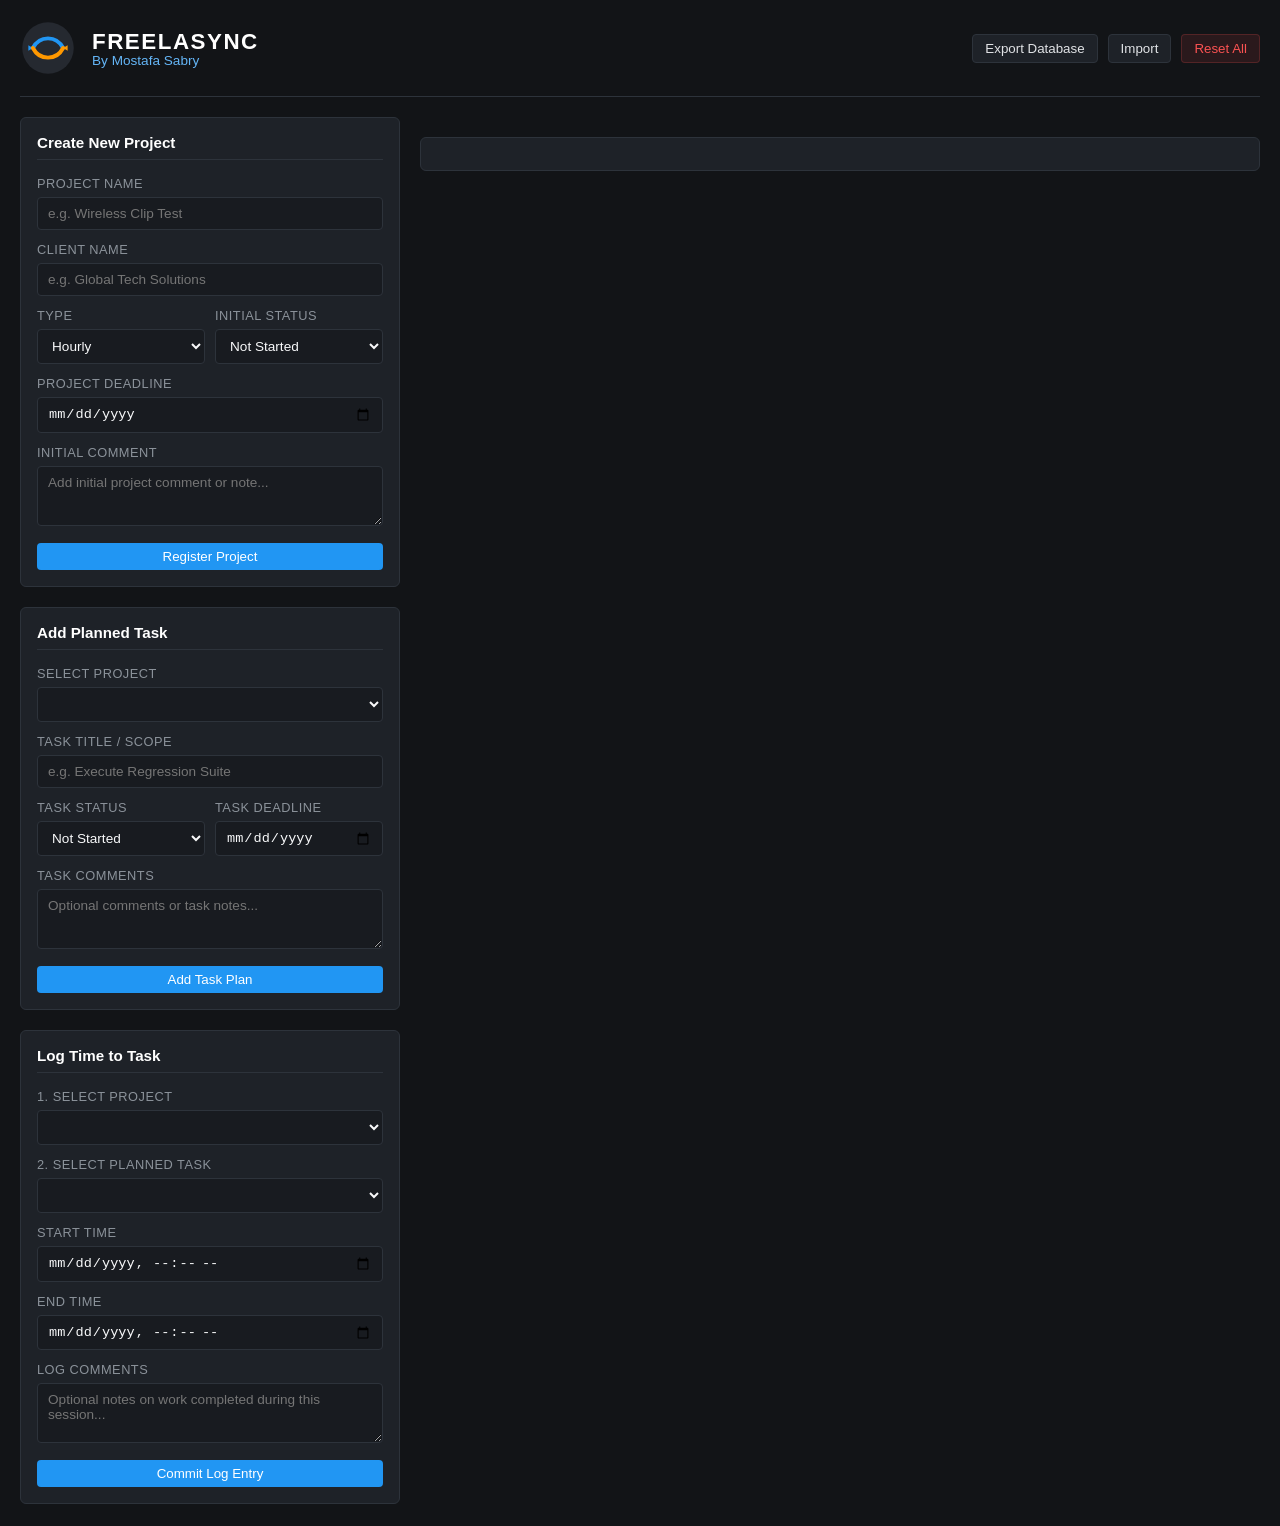
<file: Main Project - Dashboard Tool/FREELASYNC - V1.0.html>
<!DOCTYPE html>
<html lang="en">
<head>
    <meta charset="UTF-8">
    <meta name="viewport" content="width=device-width, initial-scale=1.0">
    <title>FREELASYNC | Managment Tool - Mostafa Sabry</title>
    <style>
        :root {
            --primary: #121417;
            --secondary: #1e2228;
            --accent: #2196f3;
            --accent-hover: #1976d2;
            --text-main: #e1e3e6;
            --text-muted: #8b929a;
            --border: #2d333b;
            --success: #00e676;
            --warning: #ff9800;
            --danger: #fa5252;
            --logo-blue: #2196f3;
            --logo-orange: #ff9800;
        }

        * { margin: 0; padding: 0; box-sizing: border-box; }
        body { font-family: -apple-system, BlinkMacSystemFont, "Segoe UI", Roboto, Helvetica, Arial, sans-serif; background-color: var(--primary); color: var(--text-main); font-size: 14px; display: flex; flex-direction: column; min-height: 100vh; padding: 20px; }

        button { cursor: pointer; border: none; border-radius: 4px; padding: 6px 12px; font-weight: 500; transition: background 0.2s, color 0.2s, opacity 0.2s; }
        button:hover { opacity: 0.9; }

        header { display: flex; align-items: center; justify-content: space-between; padding: 0 0 20px 0; border-bottom: 1px solid var(--border); margin-bottom: 20px; gap: 20px;}

        .brand-container { display: flex; align-items: center; gap: 16px; min-width: 0;}
        .brand-logo-svg { width: 56px; height: 56px; flex-shrink: 0; }
        .app-title-group { display: flex; flex-direction: column;}
        .app-name { font-size: 1.4rem; font-weight: 800; color: #ffffff; text-transform: uppercase; letter-spacing: 1.5px; }
        .creator-tag { font-size: 0.85rem; color: #64b5f6; font-weight: 500; margin-top: -2px; }

        .global-actions { display: flex; gap: 10px; flex-shrink: 0;}
        .btn-header { background: var(--secondary); color: var(--text-main); border: 1px solid var(--border); }
        .btn-header:hover { background: var(--accent); color: white; border-color: transparent;}
        .btn-primary { background-color: var(--accent); color: white; }
        .btn-primary:hover { background-color: var(--accent-hover); }
        .btn-secondary { background-color: var(--border); color: white; }
        .btn-danger { background: rgba(250, 82, 82, 0.1); color: #fa5252; border: 1px solid rgba(250, 82, 82, 0.2);}
        .btn-danger:hover { background: #fa5252; color: white; }
        .btn-sm { padding: 3px 8px; font-size: 0.75rem; }

        main { flex-grow: 1; display: grid; grid-template-columns: minmax(320px, 380px) 1fr; gap: 20px; }
        @media (max-width: 992px) { main { grid-template-columns: 1fr; } }

        .form-section, .dashboard-section { display: flex; flex-direction: column; gap: 20px; }

        .panel { background-color: var(--secondary); border: 1px solid var(--border); border-radius: 6px; padding: 16px; display: flex; flex-direction: column; width: 100%; box-sizing: border-box;}
        .panel-header { display: flex; justify-content: space-between; align-items: center; margin-bottom: 16px; padding-bottom: 8px; border-bottom: 1px solid var(--border); font-size: 0.95rem; font-weight: 600; color: #fff; }

        .form-group { display: flex; flex-direction: column; gap: 6px; margin-bottom: 12px; width: 100%; min-width: 0; }
        .form-row { display: grid; grid-template-columns: 1fr 1fr; gap: 10px; width: 100%; }
        label { color: var(--text-muted); font-size: 0.8rem; text-transform: uppercase; letter-spacing: 0.5px; }
        input, select, textarea { background-color: rgba(0, 0, 0, 0.2); border: 1px solid var(--border); color: #f8f9fa; border-radius: 4px; padding: 8px 10px; font-size: 0.85rem; width: 100%; box-sizing: border-box; }
        textarea { resize: vertical; min-height: 60px; font-family: inherit; }
        input:focus, select:focus, textarea:focus { outline: 1px solid var(--accent); border-color: transparent;}

        .summary-stats { display: grid; grid-template-columns: repeat(3, 1fr); gap: 12px;}
        @media (max-width: 600px) { .summary-stats { grid-template-columns: 1fr; } }
        .stat-card { background: rgba(0, 0, 0, 0.15); border: 1px solid var(--border); border-radius: 4px; padding: 12px; display: flex; flex-direction: column; gap: 4px;}
        .stat-label { font-size: 0.7rem; color: var(--text-muted); text-transform: uppercase; }
        .stat-value { font-size: 1.1rem; font-weight: 700; color: #fff; }

        .project-list { display: flex; flex-direction: column; gap: 10px; margin-top: 5px;}
        .empty-state { text-align: center; color: var(--text-muted); padding: 30px 0; border: 2px dashed var(--border); border-radius: 6px;}

        /* CLICKABLE PORTFOLIO ROW CARD */
        .proj-row-card { border-radius: 6px; border: 1px solid var(--border); background-color: rgba(0, 0, 0, 0.15); padding: 14px 18px; display: flex; justify-content: space-between; align-items: center; cursor: pointer; transition: all 0.2s ease; gap: 15px;}
        .proj-row-card:hover { background-color: rgba(33, 150, 243, 0.08); border-color: var(--accent); transform: translateX(2px); }
        .proj-row-card.type-hourly { border-left: 4px solid var(--logo-blue); }
        .proj-row-card.type-fixed { border-left: 4px solid var(--logo-orange); }
        .proj-row-card.type-retainer { border-left: 4px solid #ab47bc; }
        .proj-row-card.type-value { border-left: 4px solid var(--success); }

        .proj-info-group { display: flex; flex-direction: column; gap: 4px; flex-grow: 1; min-width: 0; }
        .proj-row-title { font-size: 1.05rem; font-weight: 700; color: #fff; white-space: nowrap; overflow: hidden; text-overflow: ellipsis; }
        .proj-row-sub { font-size: 0.8rem; color: var(--text-muted); display: flex; align-items: center; gap: 10px; flex-wrap: wrap; }

        .proj-row-meta { display: flex; align-items: center; gap: 12px; flex-shrink: 0; }

        /* DETAIL VIEW STYLING */
        .detail-view-container { display: flex; flex-direction: column; gap: 20px; }
        .detail-top-nav { display: flex; justify-content: space-between; align-items: center; }

        /* STATUS & DEADLINE BADGES */
        .badge { font-size: 0.65rem; padding: 3px 8px; border-radius: 3px; text-transform: uppercase; font-weight: 700; display: inline-block; white-space: nowrap; }
        .st-not-started { background: rgba(139, 146, 154, 0.2); color: #8b929a; }
        .st-in-progress { background: rgba(33, 150, 243, 0.2); color: #2196f3; }
        .st-blocked { background: rgba(250, 82, 82, 0.2); color: #fa5252; }
        .st-cancelled { background: rgba(108, 117, 125, 0.2); color: #6c757d; }
        .st-reviewing { background: rgba(255, 152, 0, 0.2); color: #ff9800; }
        .st-delivered, .st-done { background: rgba(0, 230, 118, 0.2); color: #00e676; }
        .st-on-hold { background: rgba(238, 90, 36, 0.2); color: #ee5a24; }

        .deadline-badge { font-size: 0.7rem; padding: 3px 8px; border-radius: 3px; font-weight: 600; display: inline-flex; align-items: center; gap: 4px; }
        .deadline-badge.normal { background: rgba(33, 150, 243, 0.15); color: #64b5f6; border: 1px solid rgba(33, 150, 243, 0.3); }
        .deadline-badge.today { background: rgba(255, 152, 0, 0.2); color: #ffb74d; border: 1px solid rgba(255, 152, 0, 0.4); }
        .deadline-badge.delayed { background: rgba(250, 82, 82, 0.2); color: #ff6b6b; border: 1px solid rgba(250, 82, 82, 0.4); }
        .deadline-badge.done { background: rgba(0, 230, 118, 0.15); color: #57d9a3; border: 1px solid rgba(0, 230, 118, 0.3); }

        .task-list { display: flex; flex-direction: column; gap: 10px; background: rgba(0,0,0,0.2); border: 1px solid var(--border); border-radius: 4px; padding: 12px; }
        .task-list-title { font-size: 0.8rem; font-weight: 700; text-transform: uppercase; color: var(--text-muted); border-bottom: 1px solid var(--border); padding-bottom: 6px; display: flex; justify-content: space-between; align-items: center;}
        
        .task-item { background: var(--secondary); border: 1px solid var(--border); border-radius: 4px; padding: 10px; display: flex; flex-direction: column; gap: 8px; }
        .task-header { display: flex; justify-content: space-between; align-items: center; flex-wrap: wrap; gap: 8px;}
        .task-title { font-weight: 600; color: #fff; font-size: 0.9rem; display: flex; align-items: center; gap: 8px; flex-wrap: wrap; }
        .task-ctrls { display: flex; gap: 6px; }
        .task-comment { font-size: 0.8rem; color: var(--text-muted); background: rgba(0,0,0,0.15); padding: 4px 8px; border-radius: 3px; font-style: italic; }

        /* PROJECT COMMENTS HISTORY TIMELINE */
        .comment-history-panel { background: rgba(0, 0, 0, 0.15); border: 1px solid var(--border); border-radius: 4px; padding: 12px; display: flex; flex-direction: column; gap: 10px; }
        .comment-history-title { font-size: 0.8rem; font-weight: 700; text-transform: uppercase; color: var(--text-muted); border-bottom: 1px solid var(--border); padding-bottom: 6px; display: flex; justify-content: space-between; align-items: center; }
        .comment-history-list { display: flex; flex-direction: column; gap: 8px; max-height: 200px; overflow-y: auto; }
        .comment-item { background: var(--secondary); border: 1px solid var(--border); border-radius: 4px; padding: 8px 10px; display: flex; flex-direction: column; gap: 3px; font-size: 0.85rem; }
        .comment-time { font-size: 0.7rem; color: var(--text-muted); font-weight: 600; }
        .comment-text { color: var(--text-main); white-space: pre-wrap; word-break: break-word; }

        .log-entries { display: flex; flex-direction: column; gap: 6px; padding-left: 10px; border-left: 2px solid var(--border); margin-top: 4px; }
        .log-row { display: flex; justify-content: space-between; align-items: center; background: rgba(0,0,0,0.15); padding: 6px 8px; border-radius: 3px; font-size: 0.85rem; flex-wrap: wrap; gap: 6px; }
        .log-info { display: flex; flex-direction: column; gap: 2px; }
        .log-comment { font-size: 0.75rem; color: var(--text-muted); font-style: italic; }
        .log-time { color: var(--text-muted); font-size: 0.75rem; }

        .proj-metrics { display: flex; justify-content: space-around; background: rgba(0,0,0,0.2); border-radius: 4px; padding: 12px; border: 1px solid var(--border);}
        .metric { text-align: center; }
        .metric-label { font-size: 0.65rem; color: var(--text-muted); text-transform: uppercase; }
        .metric-value { font-size: 1rem; font-weight: 600; }

        /* MODAL */
        .modal-overlay { position: fixed; top: 0; left: 0; width: 100vw; height: 100vh; background: rgba(0,0,0,0.7); display: flex; justify-content: center; align-items: center; z-index: 2000; visibility: hidden; opacity: 0; transition: all 0.2s; }
        .modal-overlay.active { visibility: visible; opacity: 1; }
        .modal { background: var(--secondary); border: 1px solid var(--border); border-radius: 6px; width: 480px; max-width: 90vw; padding: 20px; display: flex; flex-direction: column; gap: 15px; }
        .modal-title { font-size: 1.1rem; font-weight: 700; color: #fff; }

        #notification_pane { position: fixed; bottom: 20px; right: 20px; max-width: 300px; display: flex; flex-direction: column; gap: 10px; z-index: 3000; }
        .notify-toast { background: var(--secondary); color: white; padding: 10px 15px; border-radius: 4px; border: 1px solid var(--border); box-shadow: 0 4px 6px rgba(0,0,0,0.3); animation: slideIn 0.3s, fadeOut 0.3s 2.7s; border-left: 4px solid;}
        .notify-toast.error { border-left-color: #fa5252;}
        .notify-toast.success { border-left-color: var(--accent);}
        @keyframes slideIn { from { transform: translateX(100%); } to { transform: translateX(0); } }
        @keyframes fadeOut { from { opacity: 1; } to { opacity: 0; } }
    </style>
</head>
<body>

<header>
    <div class="brand-container">
        <svg class="brand-logo-svg" viewBox="0 0 100 100" fill="none" xmlns="http://www.w3.org/2000/svg">
            <circle cx="50" cy="50" r="46" fill="#252930"/>
            <path d="M 23 50 C 35 27, 65 27, 77 50" stroke="#2196F3" stroke-width="7" stroke-linecap="round" fill="none"/>
            <path d="M 23 50 L 15 45 L 15 55 Z" fill="#2196F3"/>
            <path d="M 23 50 C 35 73, 65 73, 77 50" stroke="#FF9800" stroke-width="7" stroke-linecap="round" fill="none"/>
            <path d="M 77 50 L 85 45 L 85 55 Z" fill="#FF9800"/>
        </svg>
        <div class="app-title-group">
            <div class="app-name">FREELASYNC</div>
            <div class="creator-tag">By Mostafa Sabry</div>
        </div>
    </div>
    <div class="global-actions">
        <button class="btn-header" onclick="App.state.exportData()">Export Database</button>
        <button class="btn-header" onclick="document.getElementById('importFile').click()">Import</button>
        <button class="btn-danger" onclick="App.state.resetDatabase()">Reset All</button>
        <input type="file" id="importFile" style="display:none" onchange="App.state.importData(event)">
    </div>
</header>

<main>
    <div class="form-section">
        <div class="panel">
            <div class="panel-header">Create New Project</div>
            <form id="projectForm" onsubmit="App.handlers.createProject(event)">
                <div class="form-group">
                    <label for="pName">Project Name</label>
                    <input type="text" id="pName" placeholder="e.g. Wireless Clip Test" required maxlength="100">
                </div>
                <div class="form-group">
                    <label for="pClient">Client Name</label>
                    <input type="text" id="pClient" placeholder="e.g. Global Tech Solutions" required maxlength="100">
                </div>
                <div class="form-row">
                    <div class="form-group">
                        <label for="pType">Type</label>
                        <select id="pType" required>
                            <option value="Hourly">Hourly</option>
                            <option value="Fixed fee">Fixed fee</option>
                            <option value="Retainer">Retainer</option>
                            <option value="Value-based">Value-based</option>
                        </select>
                    </div>
                    <div class="form-group">
                        <label for="pStatus">Initial Status</label>
                        <select id="pStatus" required>
                            <option value="Not Started">Not Started</option>
                            <option value="In Progress">In Progress</option>
                            <option value="Blocked">Blocked</option>
                            <option value="Cancelled">Cancelled</option>
                            <option value="Reviewing">Reviewing</option>
                            <option value="Delivered">Delivered</option>
                            <option value="On Hold">On Hold</option>
                        </select>
                    </div>
                </div>
                <div class="form-group">
                    <label for="pDeadline">Project Deadline</label>
                    <input type="date" id="pDeadline">
                </div>
                <div class="form-group">
                    <label for="pComment">Initial Comment</label>
                    <textarea id="pComment" placeholder="Add initial project comment or note..."></textarea>
                </div>
                <button type="submit" class="btn-primary" style="width: 100%; margin-top: 5px;">Register Project</button>
            </form>
        </div>

        <div class="panel">
            <div class="panel-header">Add Planned Task</div>
            <form id="taskForm" onsubmit="App.handlers.createTask(event)">
                <div class="form-group">
                    <label for="tProjectSelect">Select Project</label>
                    <select id="tProjectSelect" required></select>
                </div>
                <div class="form-group">
                    <label for="tTitle">Task Title / Scope</label>
                    <input type="text" id="tTitle" placeholder="e.g. Execute Regression Suite" required maxlength="150">
                </div>
                <div class="form-row">
                    <div class="form-group">
                        <label for="tStatus">Task Status</label>
                        <select id="tStatus" required>
                            <option value="Not Started">Not Started</option>
                            <option value="In Progress">In Progress</option>
                            <option value="Blocked">Blocked</option>
                            <option value="Cancelled">Cancelled</option>
                            <option value="Done">Done</option>
                            <option value="On Hold">On Hold</option>
                        </select>
                    </div>
                    <div class="form-group">
                        <label for="tDeadline">Task Deadline</label>
                        <input type="date" id="tDeadline">
                    </div>
                </div>
                <div class="form-group">
                    <label for="tComment">Task Comments</label>
                    <textarea id="tComment" placeholder="Optional comments or task notes..."></textarea>
                </div>
                <button type="submit" class="btn-primary" style="width: 100%; margin-top: 5px;">Add Task Plan</button>
            </form>
        </div>

        <div class="panel">
            <div class="panel-header">Log Time to Task</div>
            <form id="logForm" onsubmit="App.handlers.logTime(event)">
                <div class="form-group">
                    <label for="lProjectSelect">1. Select Project</label>
                    <select id="lProjectSelect" onchange="App.state.handleLogProjectFilterChange(this.value)" required></select>
                </div>
                <div class="form-group">
                    <label for="lTaskSelect">2. Select Planned Task</label>
                    <select id="lTaskSelect" required></select>
                </div>
                <div class="form-group">
                    <label for="lStart">Start Time</label>
                    <input type="datetime-local" id="lStart" required>
                </div>
                <div class="form-group">
                    <label for="lEnd">End Time</label>
                    <input type="datetime-local" id="lEnd" required>
                </div>
                <div class="form-group">
                    <label for="lComment">Log Comments</label>
                    <textarea id="lComment" placeholder="Optional notes on work completed during this session..."></textarea>
                </div>
                <button type="submit" class="btn-primary" style="width: 100%; margin-top: 5px;">Commit Log Entry</button>
            </form>
        </div>
    </div>

    <div class="dashboard-section">
        <div class="summary-stats" id="dashboard_summary"></div>

        <div class="panel" id="main_content_panel">
            </div>
    </div>
</main>

<div class="modal-overlay" id="editModal">
    <div class="modal">
        <div class="modal-title" id="modalTitle">Edit Item</div>
        <div id="modalBody"></div>
        <div style="display:flex; justify-content: flex-end; gap: 8px;">
            <button class="btn-secondary" onclick="App.ui.closeModal()">Cancel</button>
            <button class="btn-primary" id="modalSaveBtn">Save Changes</button>
        </div>
    </div>
</div>

<div id="notification_pane"></div>

<script>
"use strict";

const App = (() => {
    const DB_KEY = "freelasync_msry_db_v10";

    let _db = {
        config: { creator: "Mostafa Sabry", app: "FREELASYNC" },
        metadata: { createdCount: 0, taskCount: 0, logCount: 0, commentCount: 0 },
        projects: []
    };

    let _activeProjectId = null;

    const PROJECT_TYPES = ["Hourly", "Fixed fee", "Retainer", "Value-based"];
    const PROJECT_STATUSES = ["Not Started", "In Progress", "Blocked", "Cancelled", "Reviewing", "Delivered", "On Hold"];
    const TASK_STATUSES = ["Not Started", "In Progress", "Blocked", "Cancelled", "Done", "On Hold"];

    const ui = {
        dom: {
            projectForm: document.getElementById('projectForm'),
            taskForm: document.getElementById('taskForm'),
            logForm: document.getElementById('logForm'),
            tProjectSelect: document.getElementById('tProjectSelect'),
            lProjectSelect: document.getElementById('lProjectSelect'),
            lTaskSelect: document.getElementById('lTaskSelect'),
            summary: document.getElementById('dashboard_summary'),
            mainContentPanel: document.getElementById('main_content_panel'),
            notifyPane: document.getElementById('notification_pane'),
            editModal: document.getElementById('editModal'),
            modalTitle: document.getElementById('modalTitle'),
            modalBody: document.getElementById('modalBody'),
            modalSaveBtn: document.getElementById('modalSaveBtn')
        },

        showNotify: (message, type = 'success') => {
            const toast = document.createElement('div');
            toast.className = `notify-toast ${type}`;
            toast.innerText = message;
            ui.dom.notifyPane.appendChild(toast);
            setTimeout(() => toast.remove(), 3000);
        },

        openModal: (title, bodyHtml, onSave) => {
            ui.dom.modalTitle.innerText = title;
            ui.dom.modalBody.innerHTML = bodyHtml;
            ui.dom.modalSaveBtn.onclick = onSave;
            ui.dom.editModal.classList.add('active');
        },

        closeModal: () => {
            ui.dom.editModal.classList.remove('active');
        },

        getStatusClass: (statusStr) => {
            const slug = (statusStr || 'not-started').toLowerCase().replace(/\s+/g, '-');
            return `st-${slug}`;
        },

        getTypeClass: (typeStr) => {
            switch(typeStr) {
                case 'Fixed fee': return 'type-fixed';
                case 'Retainer': return 'type-retainer';
                case 'Value-based': return 'type-value';
                case 'Hourly':
                default: return 'type-hourly';
            }
        },

        calcHours: (start, end) => {
            const ms = new Date(end) - new Date(start);
            return parseFloat((ms / (1000 * 60 * 60)).toFixed(2));
        },

        validateLog: (start, end) => {
            const startTime = new Date(start);
            const endTime = new Date(end);
            if (isNaN(startTime.getTime()) || isNaN(endTime.getTime())) return {ok: false, msg: "Invalid dates."};
            if (endTime <= startTime) return {ok: false, msg: "End time must be after start time."};
            return {ok: true};
        },

        /* DEADLINE CALCULATION & BADGE RENDERER */
        getDeadlineBadgeHtml: (deadlineStr, status = '') => {
            if (!deadlineStr) return '';

            const isCompleted = ['Delivered', 'Done'].includes(status);
            const today = new Date();
            today.setHours(0, 0, 0, 0);

            const target = new Date(deadlineStr);
            target.setHours(0, 0, 0, 0);

            const diffTime = target.getTime() - today.getTime();
            const diffDays = Math.ceil(diffTime / (1000 * 60 * 60 * 24));

            if (isCompleted) {
                return `<span class="deadline-badge done">✔ Target Met (${deadlineStr})</span>`;
            }

            if (diffDays < 0) {
                const overdue = Math.abs(diffDays);
                return `<span class="deadline-badge delayed">⚠️ Delayed by ${overdue} day${overdue > 1 ? 's' : ''} (${deadlineStr})</span>`;
            } else if (diffDays === 0) {
                return `<span class="deadline-badge today">⏰ Due Today (${deadlineStr})</span>`;
            } else {
                return `<span class="deadline-badge normal">⏳ In ${diffDays} day${diffDays > 1 ? 's' : ''} (${deadlineStr})</span>`;
            }
        }
    };

    const state = {
        load: () => {
            const raw = localStorage.getItem(DB_KEY);
            if (!raw) return;
            try {
                _db = JSON.parse(raw);
                state.syncDropdowns();
                state.refreshDashboard();
            } catch (e) {
                ui.showNotify("Error loading stored data.", 'error');
            }
        },

        save: () => {
            localStorage.setItem(DB_KEY, JSON.stringify(_db));
            state.refreshDashboard();
        },

        resetDatabase: () => {
            if (!confirm("Delete all projects, tasks, and logs permanently?")) return;
            localStorage.removeItem(DB_KEY);
            location.reload();
        },

        openProjectDetails: (pid) => {
            _activeProjectId = pid;
            state.refreshDashboard();
        },

        closeProjectDetails: () => {
            _activeProjectId = null;
            state.refreshDashboard();
        },

        addProject: (pData) => {
            const pid = `P-${String(++_db.metadata.createdCount).padStart(4, '0')}`;
            const commentsHistory = [];

            if (pData.initialComment) {
                commentsHistory.push({
                    id: `C-${String(++_db.metadata.commentCount).padStart(5, '0')}`,
                    timestamp: new Date().toISOString(),
                    text: pData.initialComment
                });
            }

            _db.projects.push({ 
                id: pid,
                name: pData.name,
                client: pData.client,
                type: pType.value,
                status: pStatus.value,
                deadline: pData.deadline || "",
                commentsHistory: commentsHistory,
                tasks: [] 
            });

            state.syncDropdowns(pid);
            state.save();
            ui.showNotify(`Project [${pData.name}] initialized.`);
        },

        editProject: (pid) => {
            const p = _db.projects.find(x => x.id === pid);
            if (!p) return;
            const typeOptions = PROJECT_TYPES.map(t => `<option value="${t}" ${p.type === t ? 'selected' : ''}>${t}</option>`).join('');
            const statusOptions = PROJECT_STATUSES.map(s => `<option value="${s}" ${p.status === s ? 'selected' : ''}>${s}</option>`).join('');

            const html = `
                <div class="form-group"><label>Project Name</label><input type="text" id="mPName" value="${p.name}"></div>
                <div class="form-group"><label>Client Name</label><input type="text" id="mPClient" value="${p.client}"></div>
                <div class="form-group"><label>Project Type</label><select id="mPType">${typeOptions}</select></div>
                <div class="form-group"><label>Project Status</label><select id="mPStatus">${statusOptions}</select></div>
                <div class="form-group"><label>Project Deadline</label><input type="date" id="mPDeadline" value="${p.deadline || ''}"></div>
            `;
            ui.openModal("Edit Project Details", html, () => {
                p.name = document.getElementById('mPName').value.trim() || p.name;
                p.client = document.getElementById('mPClient').value.trim() || p.client;
                p.type = document.getElementById('mPType').value;
                p.status = document.getElementById('mPStatus').value;
                p.deadline = document.getElementById('mPDeadline').value;
                ui.closeModal();
                state.save();
                ui.showNotify("Project updated.");
            });
        },

        addProjectComment: (pid, commentText) => {
            const p = _db.projects.find(x => x.id === pid);
            if (!p || !commentText.trim()) return;

            if (!p.commentsHistory) p.commentsHistory = [];
            p.commentsHistory.unshift({
                id: `C-${String(++_db.metadata.commentCount).padStart(5, '0')}`,
                timestamp: new Date().toISOString(),
                text: commentText.trim()
            });

            state.save();
            ui.showNotify("Comment added to project history.");
        },

        deleteProjectComment: (pid, cid) => {
            const p = _db.projects.find(x => x.id === pid);
            if (!p || !p.commentsHistory) return;

            p.commentsHistory = p.commentsHistory.filter(c => c.id !== cid);
            state.save();
            ui.showNotify("Comment removed.");
        },

        deleteProject: (pid) => {
            if (!confirm(`Remove project [${pid}] and all attached tasks/logs?`)) return;
            _db.projects = _db.projects.filter(p => p.id !== pid);
            if (_activeProjectId === pid) _activeProjectId = null;
            state.syncDropdowns();
            state.save();
            ui.showNotify("Project deleted.");
        },

        addTask: (pid, title, status, deadline = "", comment = "") => {
            const project = _db.projects.find(p => p.id === pid);
            if (!project) return;
            const tid = `T-${String(++_db.metadata.taskCount).padStart(5, '0')}`;
            project.tasks.push({ id: tid, title: title, status: status, deadline: deadline, comment: comment, logs: [] });
            state.syncDropdowns(pid);
            state.save();
            ui.showNotify(`Task added to [${project.name}].`);
        },

        editTask: (pid, tid) => {
            const project = _db.projects.find(p => p.id === pid);
            const task = project ? project.tasks.find(t => t.id === tid) : null;
            if (!task) return;

            const statusOptions = TASK_STATUSES.map(s => `<option value="${s}" ${task.status === s ? 'selected' : ''}>${s}</option>`).join('');

            const html = `
                <div class="form-group"><label>Task Title</label><input type="text" id="mTTitle" value="${task.title}"></div>
                <div class="form-group"><label>Task Status</label><select id="mTStatus">${statusOptions}</select></div>
                <div class="form-group"><label>Task Deadline</label><input type="date" id="mTDeadline" value="${task.deadline || ''}"></div>
                <div class="form-group"><label>Task Comments</label><textarea id="mTComment">${task.comment || ''}</textarea></div>
            `;
            ui.openModal("Edit Task", html, () => {
                task.title = document.getElementById('mTTitle').value.trim() || task.title;
                task.status = document.getElementById('mTStatus').value;
                task.deadline = document.getElementById('mTDeadline').value;
                task.comment = document.getElementById('mTComment').value.trim();
                ui.closeModal();
                state.save();
                ui.showNotify("Task updated.");
            });
        },

        deleteTask: (pid, tid) => {
            if (!confirm("Delete this planned task and all its logged time entries?")) return;
            const project = _db.projects.find(p => p.id === pid);
            if (!project) return;
            project.tasks = project.tasks.filter(t => t.id !== tid);
            state.syncDropdowns(pid);
            state.save();
            ui.showNotify("Task deleted.");
        },

        addLog: (tid, start, end, comment = "") => {
            let foundTask = null;

            for (const p of _db.projects) {
                const t = p.tasks.find(x => x.id === tid);
                if (t) { foundTask = t; break; }
            }

            if (!foundTask) return;

            const hours = ui.calcHours(start, end);
            const lid = `L-${String(++_db.metadata.logCount).padStart(6, '0')}`;

            foundTask.logs.push({ id: lid, start: start, end: end, hours: hours, comment: comment });
            state.save();
            ui.showNotify(`Logged ${hours} hrs to task.`);
        },

        editLog: (pid, tid, lid) => {
            const project = _db.projects.find(p => p.id === pid);
            const task = project ? project.tasks.find(t => t.id === tid) : null;
            const log = task ? task.logs.find(l => l.id === lid) : null;
            if (!log) return;

            const html = `
                <div class="form-group"><label>Start Time</label><input type="datetime-local" id="mLStart" value="${log.start}"></div>
                <div class="form-group"><label>End Time</label><input type="datetime-local" id="mLEnd" value="${log.end}"></div>
                <div class="form-group"><label>Log Comments</label><textarea id="mLComment">${log.comment || ''}</textarea></div>
            `;
            ui.openModal("Edit Log Time Frame", html, () => {
                const start = document.getElementById('mLStart').value;
                const end = document.getElementById('mLEnd').value;
                const check = ui.validateLog(start, end);
                if (!check.ok) { ui.showNotify(check.msg, 'error'); return; }

                log.start = start;
                log.end = end;
                log.hours = ui.calcHours(start, end);
                log.comment = document.getElementById('mLComment').value.trim();
                ui.closeModal();
                state.save();
                ui.showNotify("Log entry updated.");
            });
        },

        deleteLog: (pid, tid, lid) => {
            if (!confirm("Remove this logged time entry?")) return;
            const project = _db.projects.find(p => p.id === pid);
            const task = project ? project.tasks.find(t => t.id === tid) : null;
            if (!task) return;

            task.logs = task.logs.filter(l => l.id !== lid);
            state.save();
            ui.showNotify("Log entry removed.");
        },

        syncDropdowns: (preferredPid = null) => {
            if (_db.projects.length === 0) {
                ui.dom.tProjectSelect.innerHTML = '<option value="">(No Projects)</option>';
                ui.dom.lProjectSelect.innerHTML = '<option value="">(No Projects)</option>';
                ui.dom.lTaskSelect.innerHTML = '<option value="">(No Tasks)</option>';
                return;
            }

            ui.dom.tProjectSelect.innerHTML = _db.projects.map(p => 
                `<option value="${p.id}" ${p.id === preferredPid ? 'selected' : ''}>[${p.id}] ${p.name}</option>`
            ).join('');

            const currentSelectedLogPid = preferredPid || ui.dom.lProjectSelect.value || _db.projects[0].id;
            ui.dom.lProjectSelect.innerHTML = _db.projects.map(p => 
                `<option value="${p.id}" ${p.id === currentSelectedLogPid ? 'selected' : ''}>[${p.id}] ${p.name}</option>`
            ).join('');

            state.handleLogProjectFilterChange(ui.dom.lProjectSelect.value);
        },

        handleLogProjectFilterChange: (pid) => {
            const project = _db.projects.find(p => p.id === pid);
            if (!project || project.tasks.length === 0) {
                ui.dom.lTaskSelect.innerHTML = '<option value="">(No Tasks in this project)</option>';
                return;
            }

            ui.dom.lTaskSelect.innerHTML = project.tasks.map(t => 
                `<option value="${t.id}">[${t.status || 'Not Started'}] ${t.title}</option>`
            ).join('');
        },

        refreshDashboard: () => {
            state.renderSummary();
            if (_activeProjectId) {
                state.renderProjectDetailView(_activeProjectId);
            } else {
                state.renderPortfolioView();
            }
        },

        renderSummary: () => {
            let totalHours = 0;
            let totalTasks = 0;

            _db.projects.forEach(p => {
                totalTasks += p.tasks.length;
                p.tasks.forEach(t => {
                    t.logs.forEach(l => {
                        totalHours += l.hours;
                    });
                });
            });

            ui.dom.summary.innerHTML = `
                <div class="stat-card">
                    <div class="stat-label">Projects</div>
                    <div class="stat-value">${_db.projects.length}</div>
                </div>
                <div class="stat-card">
                    <div class="stat-label">Tasks Planned</div>
                    <div class="stat-value">${totalTasks}</div>
                </div>
                <div class="stat-card">
                    <div class="stat-label">Total Time Logged</div>
                    <div class="stat-value">${totalHours.toFixed(2)} Hrs</div>
                </div>
            `;
        },

        renderPortfolioView: () => {
            if (_db.projects.length === 0) {
                ui.dom.mainContentPanel.innerHTML = `
                    <div class="panel-header">My Projects Portfolio</div>
                    <div class="empty-state">No active projects in portfolio. Register a project on the left to begin.</div>
                `;
                return;
            }

            const rowsHtml = _db.projects.map(p => {
                const typeName = p.type || 'Hourly';
                const cardTypeClass = ui.getTypeClass(typeName);
                const pStatus = p.status || 'Not Started';

                let pTotalHours = 0;
                p.tasks.forEach(t => t.logs.forEach(l => pTotalHours += l.hours));

                const deadlineBadgeHtml = ui.getDeadlineBadgeHtml(p.deadline, pStatus);
                const commentCount = p.commentsHistory ? p.commentsHistory.length : 0;

                return `
                    <div class="proj-row-card ${cardTypeClass}" onclick="App.state.openProjectDetails('${p.id}')">
                        <div class="proj-info-group">
                            <div class="proj-row-title">${p.name}</div>
                            <div class="proj-row-sub">
                                <span>Client: <strong>${p.client}</strong></span>
                                <span>•</span>
                                <span>${typeName}</span>
                                <span>•</span>
                                <span>${p.tasks.length} Tasks</span>
                                <span>•</span>
                                <span>${pTotalHours.toFixed(2)} Hrs Logged</span>
                                <span>•</span>
                                <span>💬 ${commentCount} Comments</span>
                            </div>
                        </div>
                        <div class="proj-row-meta">
                            ${deadlineBadgeHtml}
                            <span class="badge ${ui.getStatusClass(pStatus)}">${pStatus}</span>
                            <span style="color: var(--text-muted); font-weight: bold;">&rsaquo;</span>
                        </div>
                    </div>
                `;
            }).join('');

            ui.dom.mainContentPanel.innerHTML = `
                <div class="panel-header">
                    <span>My Projects Portfolio</span>
                    <span style="font-size:0.75rem; color:var(--text-muted);">Click a project row to view details & logs</span>
                </div>
                <div class="project-list">${rowsHtml}</div>
            `;
        },

        renderProjectDetailView: (pid) => {
            const p = _db.projects.find(x => x.id === pid);
            if (!p) {
                _activeProjectId = null;
                state.renderPortfolioView();
                return;
            }

            const typeName = p.type || 'Hourly';
            const pStatus = p.status || 'Not Started';

            let pTotalHours = 0;
            p.tasks.forEach(t => t.logs.forEach(l => pTotalHours += l.hours));

            const projDeadlineBadge = ui.getDeadlineBadgeHtml(p.deadline, pStatus);

            /* PROJECT COMMENT HISTORY TIMELINE HTML */
            const commentsList = (p.commentsHistory || []).map(c => `
                <div class="comment-item">
                    <div style="display:flex; justify-content:space-between; align-items:center;">
                        <span class="comment-time">🕒 ${new Date(c.timestamp).toLocaleString()}</span>
                        <button class="btn-danger btn-sm" onclick="App.state.deleteProjectComment('${p.id}', '${c.id}')">x</button>
                    </div>
                    <div class="comment-text">${c.text}</div>
                </div>
            `).join('');

            const tasksHtml = p.tasks.length === 0 
                ? `<div style="color: var(--text-muted); font-size: 0.8rem; font-style: italic;">No tasks planned for this project yet. Use the left form to add planned tasks.</div>`
                : p.tasks.map(t => {
                    let tHours = 0;
                    t.logs.forEach(l => tHours += l.hours);
                    const tStatus = t.status || 'Not Started';
                    const taskDeadlineBadge = ui.getDeadlineBadgeHtml(t.deadline, tStatus);

                    const logsHtml = t.logs.length === 0
                        ? `<div style="color: var(--text-muted); font-size: 0.75rem; font-style: italic;">No time logged yet.</div>`
                        : t.logs.map(l => `
                            <div class="log-row">
                                <div class="log-info">
                                    <span><strong>${l.hours} Hrs</strong> <span class="log-time">(${new Date(l.start).toLocaleString()} - ${new Date(l.end).toLocaleTimeString([], {hour:'2-digit', minute:'2-digit'})})</span></span>
                                    ${l.comment ? `<span class="log-comment">Note: ${l.comment}</span>` : ''}
                                </div>
                                <div class="task-ctrls">
                                    <button class="btn-secondary btn-sm" onclick="App.state.editLog('${p.id}', '${t.id}', '${l.id}')">Edit Log</button>
                                    <button class="btn-danger btn-sm" onclick="App.state.deleteLog('${p.id}', '${t.id}', '${l.id}')">x</button>
                                </div>
                            </div>
                        `).join('');

                    return `
                        <div class="task-item">
                            <div class="task-header">
                                <span class="task-title">
                                    <span class="badge ${ui.getStatusClass(tStatus)}">${tStatus}</span>
                                    ${taskDeadlineBadge}
                                    ${t.title} 
                                    <small style="color:var(--text-muted); font-weight:normal;">(${tHours.toFixed(2)} hrs)</small>
                                </span>
                                <div class="task-ctrls">
                                    <button class="btn-secondary btn-sm" onclick="App.state.editTask('${p.id}', '${t.id}')">Edit Task</button>
                                    <button class="btn-danger btn-sm" onclick="App.state.deleteTask('${p.id}', '${t.id}')">Delete Task</button>
                                </div>
                            </div>
                            ${t.comment ? `<div class="task-comment">Comment: ${t.comment}</div>` : ''}
                            <div class="log-entries">${logsHtml}</div>
                        </div>
                    `;
                }).join('');

            ui.dom.mainContentPanel.innerHTML = `
                <div class="detail-view-container">
                    <div class="detail-top-nav">
                        <button class="btn-header" onclick="App.state.closeProjectDetails()">&larr; Back to Portfolio</button>
                        <div style="display:flex; gap:8px;">
                            <button class="btn-secondary btn-sm" onclick="App.state.editProject('${p.id}')">Edit Project</button>
                            <button class="btn-primary btn-sm" onclick="App.reports.generateHtmlReport('${p.id}')">Generate Report</button>
                            <button class="btn-danger btn-sm" onclick="App.state.deleteProject('${p.id}')">Delete</button>
                        </div>
                    </div>

                    <div style="display:flex; justify-content:space-between; align-items:flex-start; gap:10px;">
                        <div>
                            <h2 style="color:#fff; font-size:1.4rem; font-weight:700;">${p.name}</h2>
                            <div style="color:var(--text-muted); font-size:0.9rem; margin-top:2px;">Client: <strong>${p.client}</strong> • ${typeName}</div>
                        </div>
                        <div style="display:flex; flex-direction:column; align-items:flex-end; gap:6px;">
                            <span class="badge ${ui.getStatusClass(pStatus)}" style="font-size:0.8rem; padding:6px 12px;">${pStatus}</span>
                            ${projDeadlineBadge}
                        </div>
                    </div>

                    <div class="proj-metrics">
                        <div class="metric">
                            <div class="metric-value">${p.tasks.length}</div>
                            <div class="metric-label">Tasks Planned</div>
                        </div>
                        <div class="metric">
                            <div class="metric-value">${pTotalHours.toFixed(2)} Hrs</div>
                            <div class="metric-label">Total Time Logged</div>
                        </div>
                    </div>

                    <div class="comment-history-panel">
                        <div class="comment-history-title">
                            Project Comment History (${(p.commentsHistory || []).length})
                        </div>
                        <div style="display:flex; gap:8px;">
                            <input type="text" id="newProjectCommentInput" placeholder="Add a date-stamped comment to project history..." style="flex-grow:1;">
                            <button class="btn-primary btn-sm" onclick="App.handlers.postProjectComment('${p.id}')">Post Comment</button>
                        </div>
                        <div class="comment-history-list">
                            ${commentsList || '<div style="font-style:italic; color:var(--text-muted); font-size:0.8rem;">No project comments logged yet.</div>'}
                        </div>
                    </div>

                    <div class="task-list">
                        <div class="task-list-title">
                            Planned Project Tasks & Time Logs
                            <span>${p.tasks.length} Tasks</span>
                        </div>
                        ${tasksHtml}
                    </div>
                </div>
            `;
        },

        exportData: () => {
            _db.config.exportTime = new Date().toISOString();
            const dataStr = "data:text/json;charset=utf-8," + encodeURIComponent(JSON.stringify(_db, null, 2));
            const a = document.createElement('a');
            a.setAttribute("href", dataStr);
            a.setAttribute("download", `freelasync_backup_${_db.config.exportTime.split('T')[0]}.json`);
            a.click();
            ui.showNotify("Backup exported.");
        },

        importData: (event) => {
            const file = event.target.files[0];
            if (!file) return;

            const reader = new FileReader();
            reader.onload = (e) => {
                try {
                    const imported = JSON.parse(e.target.result);
                    if (!imported.projects) throw new Error("Invalid structure");
                    _db = imported;
                    state.syncDropdowns();
                    state.save();
                    ui.showNotify("Database restored successfully.", 'success');
                } catch (err) {
                    ui.showNotify("Invalid database file format.", 'error');
                }
            };
            reader.readAsText(file);
        }
    };

    const handlers = {
        createProject: (e) => {
            e.preventDefault();
            const pName = document.getElementById('pName').value.trim();
            const pClient = document.getElementById('pClient').value.trim();
            const pType = document.getElementById('pType').value;
            const pStatus = document.getElementById('pStatus').value;
            const pDeadline = document.getElementById('pDeadline').value;
            const pComment = document.getElementById('pComment').value.trim();

            if (!pName || !pClient) return;

            state.addProject({ name: pName, client: pClient, type: pType, status: pStatus, deadline: pDeadline, initialComment: pComment });
            ui.dom.projectForm.reset();
        },

        postProjectComment: (pid) => {
            const input = document.getElementById('newProjectCommentInput');
            if (!input || !input.value.trim()) return;
            state.addProjectComment(pid, input.value.trim());
            input.value = "";
        },

        createTask: (e) => {
            e.preventDefault();
            const pid = ui.dom.tProjectSelect.value;
            const title = document.getElementById('tTitle').value.trim();
            const status = document.getElementById('tStatus').value;
            const deadline = document.getElementById('tDeadline').value;
            const comment = document.getElementById('tComment').value.trim();

            if (!pid || !title) return;

            state.addTask(pid, title, status, deadline, comment);
            ui.dom.taskForm.reset();
        },

        logTime: (e) => {
            e.preventDefault();
            const tid = ui.dom.lTaskSelect.value;
            const startStr = document.getElementById('lStart').value;
            const endStr = document.getElementById('lEnd').value;
            const comment = document.getElementById('lComment').value.trim();

            if (!tid) {
                ui.showNotify("Please select a task.", 'error');
                return;
            }

            const check = ui.validateLog(startStr, endStr);
            if (!check.ok) {
                ui.showNotify(check.msg, 'error');
                return;
            }

            state.addLog(tid, startStr, endStr, comment);
            ui.dom.logForm.reset();
        }
    };

    const reports = {
        generateHtmlReport: (pid) => {
            const project = _db.projects.find(p => p.id === pid);
            if (!project) return;

            let totalHours = 0;
            project.tasks.forEach(t => t.logs.forEach(l => totalHours += l.hours));
            const typeName = project.type || 'Hourly';
            const timestamp = new Date().toLocaleString('en-US');

            let htmlStream = `<!DOCTYPE html>
<html lang="en">
<head>
<meta charset="UTF-8">
<title>Work Report: ${project.name} - Mostafa Sabry</title>
<style>
    body { font-family: -apple-system, system-ui, Arial, sans-serif; padding: 40px; color: #1a1b1e; background: #fff; font-size: 14px;}
    header { display: flex; justify-content: space-between; align-items: center; border-bottom: 2px solid #2196F3; padding-bottom: 20px; margin-bottom: 30px; }
    .brand { display: flex; align-items: center; gap: 15px; }
    .logo { width: 48px; height: 48px; }
    h1 { margin: 0; font-size: 1.4rem; font-weight: 800; color: #121417; text-transform: uppercase;}
    .client { font-size: 0.9rem; color: #666;}
    
    .meta-blocks { display: grid; grid-template-columns: repeat(3, 1fr); gap: 15px; margin-bottom: 20px; }
    .block { background: #f8f9fa; border: 1px solid #e9ecef; border-radius: 4px; padding: 12px; text-align: center;}
    .bl-label { font-size: 0.75rem; text-transform: uppercase; color: #777; margin-bottom: 4px;}
    .bl-val { font-size: 1.1rem; font-weight: 700; color: #1a1b1e;}

    .comments-box { background: #f1f3f5; border-left: 4px solid #2196F3; padding: 12px; margin-bottom: 30px; border-radius: 0 4px 4px 0; }
    .comments-box h3 { margin: 0 0 8px 0; font-size: 0.9rem; text-transform: uppercase; color: #2196F3; }
    .c-line { font-size: 0.85rem; margin-bottom: 6px; padding-bottom: 6px; border-bottom: 1px dashed #dee2e6; }

    table { width: 100%; border-collapse: collapse; margin-top: 10px; border: 1px solid #e9ecef;}
    th { background-color: #f8f9fa; color: #555; text-transform: uppercase; font-size: 0.7rem; padding: 10px; text-align: left; border-bottom: 1px solid #e9ecef; }
    td { padding: 10px; border-bottom: 1px solid #e9ecef; }
    .footer { margin-top: 40px; padding-top: 15px; border-top: 1px solid #eee; text-align: center; color: #777; font-size: 0.85rem;}
</style>
</head>
<body>
    <header>
        <div class="brand">
            <svg class="logo" viewBox="0 0 100 100" fill="none" xmlns="http://www.w3.org/2000/svg">
                <circle cx="50" cy="50" r="46" fill="#252930"/>
                <path d="M 23 50 C 35 27, 65 27, 77 50" stroke="#2196F3" stroke-width="7" stroke-linecap="round" fill="none"/>
                <path d="M 23 50 L 15 45 L 15 55 Z" fill="#2196F3"/>
                <path d="M 23 50 C 35 73, 65 73, 77 50" stroke="#FF9800" stroke-width="7" stroke-linecap="round" fill="none"/>
                <path d="M 77 50 L 85 45 L 85 55 Z" fill="#FF9800"/>
            </svg>
            <div>
                <h1>FREELASYNC Report</h1>
                <div class="client"><strong>${project.name}</strong> (${typeName}) | Client: ${project.client}</div>
            </div>
        </div>
        <div style="text-align: right; font-size: 0.8rem; color: #777;">Generated: ${timestamp}</div>
    </header>

    <div class="meta-blocks">
        <div class="block"><div class="bl-label">Project Status</div><div class="bl-val">${project.status || 'Not Started'}</div></div>
        <div class="block"><div class="bl-label">Target Deadline</div><div class="bl-val">${project.deadline || 'None'}</div></div>
        <div class="block"><div class="bl-label">Total Time Logged</div><div class="bl-val">${totalHours.toFixed(2)} Hrs</div></div>
    </div>

    ${(project.commentsHistory && project.commentsHistory.length > 0) ? `
        <div class="comments-box">
            <h3>Project History Comments</h3>
            ${project.commentsHistory.map(c => `
                <div class="c-line">
                    <strong style="color:#666; font-size:0.75rem;">[${new Date(c.timestamp).toLocaleString()}]</strong> ${c.text}
                </div>
            `).join('')}
        </div>
    ` : ''}

    <h2>Planned Tasks & Logged Time Breakdown</h2>
    ${project.tasks.map(t => `
        <h3 style="margin-top:20px; color:#2196F3;">
            Task: ${t.title} [Status: ${t.status || 'Not Started'}] 
            ${t.deadline ? `<span style="font-size:0.8rem; color:#666; font-weight:normal;">(Deadline: ${t.deadline})</span>` : ''}
        </h3>
        ${t.comment ? `<p style="color:#555; font-style:italic; margin: 4px 0 10px 0;">Task Note: ${t.comment}</p>` : ''}
        ${t.logs.length === 0 ? '<p style="color:#777; font-style:italic;">No time logged for this task.</p>' : `
        <table>
            <thead>
                <tr>
                    <th>Time Window</th>
                    <th>Duration</th>
                    <th>Log Comments</th>
                </tr>
            </thead>
            <tbody>
                ${t.logs.map(l => `
                    <tr>
                        <td>${new Date(l.start).toLocaleString()} - ${new Date(l.end).toLocaleTimeString([], {hour:'2-digit', minute:'2-digit'})}</td>
                        <td>${l.hours} Hrs</td>
                        <td>${l.comment || '-'}</td>
                    </tr>
                `).join('')}
            </tbody>
        </table>
        `}
    `).join('')}

    <div class="footer">
        FREELASYNC Project Report • <strong>By Mostafa Sabry</strong>
    </div>
</body>
</html>`;

            const blob = new Blob([htmlStream], { type: "text/html;charset=utf-8" });
            const url = URL.createObjectURL(blob);
            const link = document.createElement("a");
            link.setAttribute("href", url);
            link.setAttribute("download", `Report_${project.name.replace(/\s+/g, '_')}.html`);
            link.click();
            URL.revokeObjectURL(url);
            ui.showNotify(`Report generated for [${project.name}].`);
        }
    };

    return { init: state.load, state, handlers, reports, ui };
})();

window.addEventListener('DOMContentLoaded', App.init);
</script>
</body>
</html>
</file>
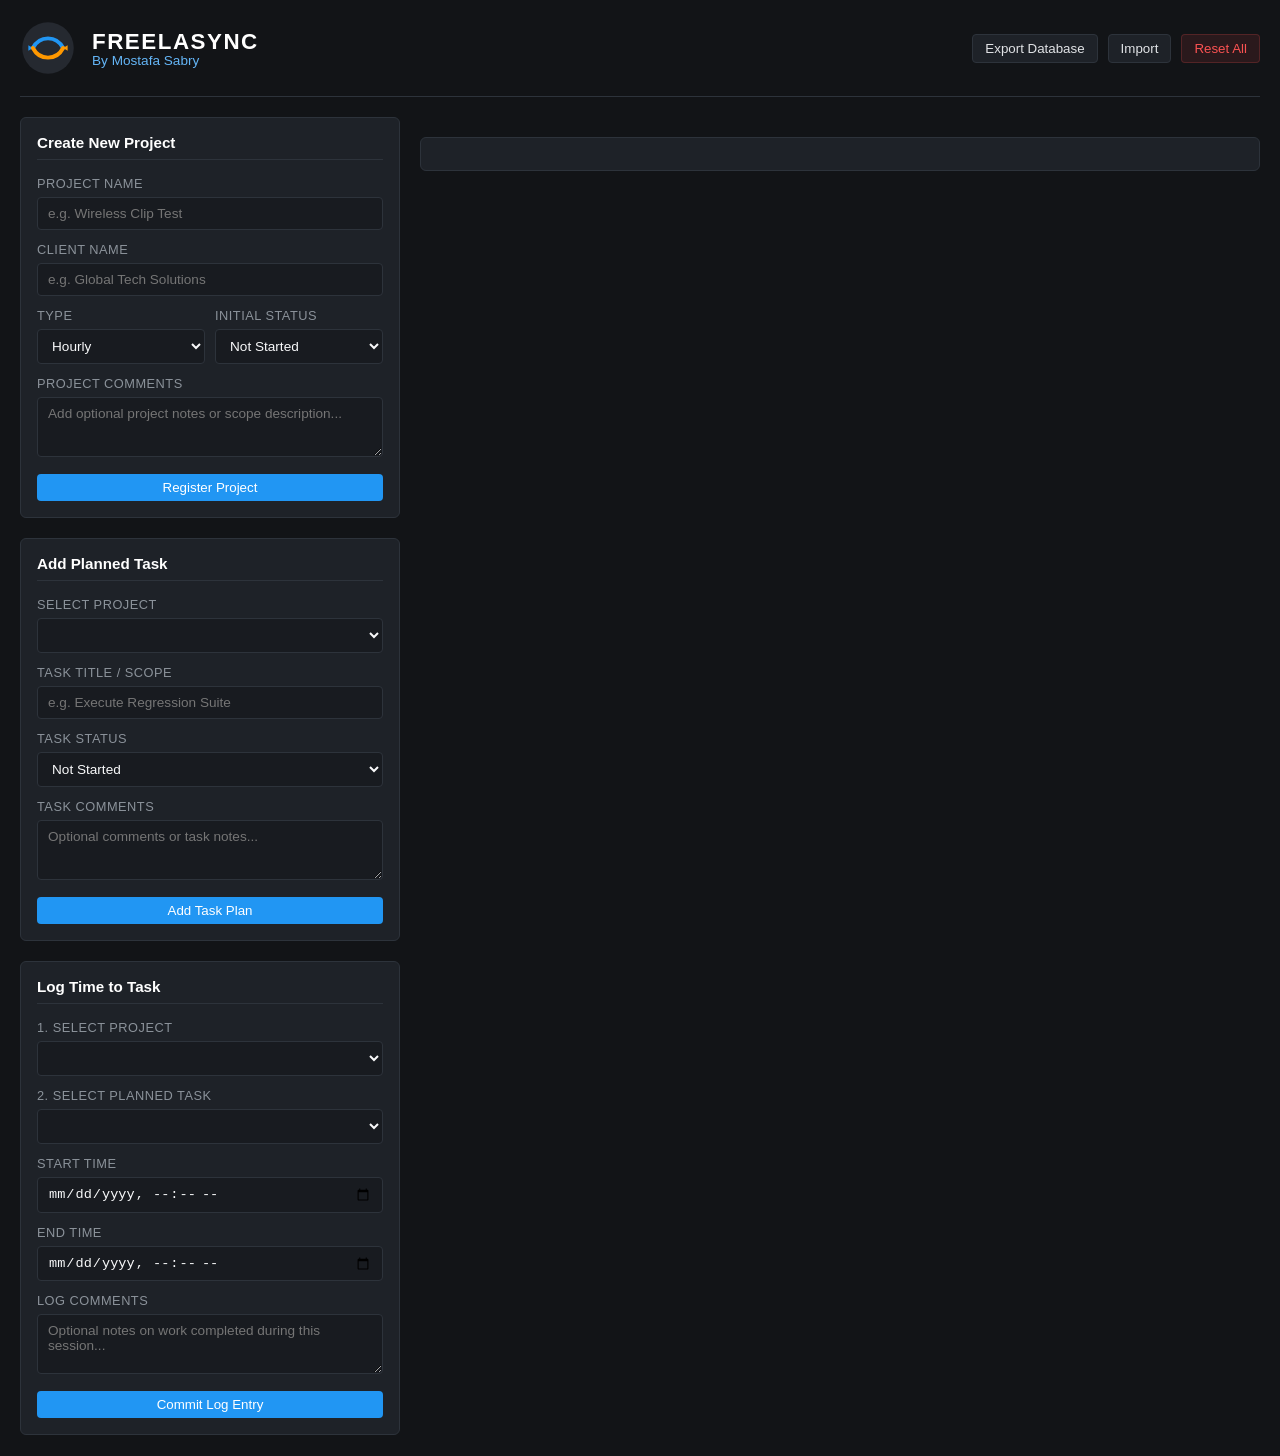
<file: Archive Files - Dashboard Tool/HTML Files/Dashboard Tool 10.html>
<!DOCTYPE html>
<html lang="en">
<head>
    <meta charset="UTF-8">
    <meta name="viewport" content="width=device-width, initial-scale=1.0">
    <title>FREELASYNC | Mostafa Sabry</title>
    <style>
        :root {
            --primary: #121417;
            --secondary: #1e2228;
            --accent: #2196f3;
            --accent-hover: #1976d2;
            --text-main: #e1e3e6;
            --text-muted: #8b929a;
            --border: #2d333b;
            --success: #00e676;
            --warning: #ff9800;
            --logo-blue: #2196f3;
            --logo-orange: #ff9800;
        }

        * { margin: 0; padding: 0; box-sizing: border-box; }
        body { font-family: -apple-system, BlinkMacSystemFont, "Segoe UI", Roboto, Helvetica, Arial, sans-serif; background-color: var(--primary); color: var(--text-main); font-size: 14px; display: flex; flex-direction: column; min-height: 100vh; padding: 20px; }

        button { cursor: pointer; border: none; border-radius: 4px; padding: 6px 12px; font-weight: 500; transition: background 0.2s, color 0.2s, opacity 0.2s; }
        button:hover { opacity: 0.9; }

        header { display: flex; align-items: center; justify-content: space-between; padding: 0 0 20px 0; border-bottom: 1px solid var(--border); margin-bottom: 20px; gap: 20px;}

        .brand-container { display: flex; align-items: center; gap: 16px; min-width: 0;}
        .brand-logo-svg { width: 56px; height: 56px; flex-shrink: 0; }
        .app-title-group { display: flex; flex-direction: column;}
        .app-name { font-size: 1.4rem; font-weight: 800; color: #ffffff; text-transform: uppercase; letter-spacing: 1.5px; }
        .creator-tag { font-size: 0.85rem; color: #64b5f6; font-weight: 500; margin-top: -2px; }

        .global-actions { display: flex; gap: 10px; flex-shrink: 0;}
        .btn-header { background: var(--secondary); color: var(--text-main); border: 1px solid var(--border); }
        .btn-header:hover { background: var(--accent); color: white; border-color: transparent;}
        .btn-primary { background-color: var(--accent); color: white; }
        .btn-primary:hover { background-color: var(--accent-hover); }
        .btn-secondary { background-color: var(--border); color: white; }
        .btn-danger { background: rgba(250, 82, 82, 0.1); color: #fa5252; border: 1px solid rgba(250, 82, 82, 0.2);}
        .btn-danger:hover { background: #fa5252; color: white; }
        .btn-sm { padding: 3px 8px; font-size: 0.75rem; }

        main { flex-grow: 1; display: grid; grid-template-columns: minmax(320px, 380px) 1fr; gap: 20px; }
        @media (max-width: 992px) { main { grid-template-columns: 1fr; } }

        .form-section, .dashboard-section { display: flex; flex-direction: column; gap: 20px; }

        .panel { background-color: var(--secondary); border: 1px solid var(--border); border-radius: 6px; padding: 16px; display: flex; flex-direction: column; width: 100%; box-sizing: border-box;}
        .panel-header { display: flex; justify-content: space-between; align-items: center; margin-bottom: 16px; padding-bottom: 8px; border-bottom: 1px solid var(--border); font-size: 0.95rem; font-weight: 600; color: #fff; }

        .form-group { display: flex; flex-direction: column; gap: 6px; margin-bottom: 12px; width: 100%; min-width: 0; }
        .form-row { display: grid; grid-template-columns: 1fr 1fr; gap: 10px; width: 100%; }
        label { color: var(--text-muted); font-size: 0.8rem; text-transform: uppercase; letter-spacing: 0.5px; }
        input, select, textarea { background-color: rgba(0, 0, 0, 0.2); border: 1px solid var(--border); color: #f8f9fa; border-radius: 4px; padding: 8px 10px; font-size: 0.85rem; width: 100%; box-sizing: border-box; }
        textarea { resize: vertical; min-height: 60px; font-family: inherit; }
        input:focus, select:focus, textarea:focus { outline: 1px solid var(--accent); border-color: transparent;}

        .summary-stats { display: grid; grid-template-columns: repeat(3, 1fr); gap: 12px;}
        @media (max-width: 600px) { .summary-stats { grid-template-columns: 1fr; } }
        .stat-card { background: rgba(0, 0, 0, 0.15); border: 1px solid var(--border); border-radius: 4px; padding: 12px; display: flex; flex-direction: column; gap: 4px;}
        .stat-label { font-size: 0.7rem; color: var(--text-muted); text-transform: uppercase; }
        .stat-value { font-size: 1.1rem; font-weight: 700; color: #fff; }

        .project-list { display: flex; flex-direction: column; gap: 10px; margin-top: 5px;}
        .empty-state { text-align: center; color: var(--text-muted); padding: 30px 0; border: 2px dashed var(--border); border-radius: 6px;}

        /* CLICKABLE PORTFOLIO ROW CARD */
        .proj-row-card { border-radius: 6px; border: 1px solid var(--border); background-color: rgba(0, 0, 0, 0.15); padding: 14px 18px; display: flex; justify-content: space-between; align-items: center; cursor: pointer; transition: all 0.2s ease; gap: 15px;}
        .proj-row-card:hover { background-color: rgba(33, 150, 243, 0.08); border-color: var(--accent); transform: translateX(2px); }
        .proj-row-card.type-hourly { border-left: 4px solid var(--logo-blue); }
        .proj-row-card.type-fixed { border-left: 4px solid var(--logo-orange); }
        .proj-row-card.type-retainer { border-left: 4px solid #ab47bc; }
        .proj-row-card.type-value { border-left: 4px solid var(--success); }

        .proj-info-group { display: flex; flex-direction: column; gap: 4px; flex-grow: 1; min-width: 0; }
        .proj-row-title { font-size: 1.05rem; font-weight: 700; color: #fff; white-space: nowrap; overflow: hidden; text-overflow: ellipsis; }
        .proj-row-sub { font-size: 0.8rem; color: var(--text-muted); display: flex; align-items: center; gap: 12px; }
        .proj-comment-text { font-size: 0.8rem; color: var(--text-muted); font-style: italic; white-space: nowrap; overflow: hidden; text-overflow: ellipsis; }

        .proj-row-meta { display: flex; align-items: center; gap: 12px; flex-shrink: 0; }

        /* DETAIL VIEW STYLING */
        .detail-view-container { display: flex; flex-direction: column; gap: 20px; }
        .detail-top-nav { display: flex; justify-content: space-between; align-items: center; }

        /* STATUS BADGES */
        .badge { font-size: 0.65rem; padding: 3px 8px; border-radius: 3px; text-transform: uppercase; font-weight: 700; display: inline-block; white-space: nowrap; }
        .st-not-started { background: rgba(139, 146, 154, 0.2); color: #8b929a; }
        .st-in-progress { background: rgba(33, 150, 243, 0.2); color: #2196f3; }
        .st-blocked { background: rgba(250, 82, 82, 0.2); color: #fa5252; }
        .st-cancelled { background: rgba(108, 117, 125, 0.2); color: #6c757d; }
        .st-reviewing { background: rgba(255, 152, 0, 0.2); color: #ff9800; }
        .st-delivered, .st-done { background: rgba(0, 230, 118, 0.2); color: #00e676; }
        .st-on-hold { background: rgba(238, 90, 36, 0.2); color: #ee5a24; }

        .task-list { display: flex; flex-direction: column; gap: 10px; background: rgba(0,0,0,0.2); border: 1px solid var(--border); border-radius: 4px; padding: 12px; }
        .task-list-title { font-size: 0.8rem; font-weight: 700; text-transform: uppercase; color: var(--text-muted); border-bottom: 1px solid var(--border); padding-bottom: 6px; display: flex; justify-content: space-between; align-items: center;}
        
        .task-item { background: var(--secondary); border: 1px solid var(--border); border-radius: 4px; padding: 10px; display: flex; flex-direction: column; gap: 8px; }
        .task-header { display: flex; justify-content: space-between; align-items: center; flex-wrap: wrap; gap: 8px;}
        .task-title { font-weight: 600; color: #fff; font-size: 0.9rem; display: flex; align-items: center; gap: 8px; flex-wrap: wrap; }
        .task-ctrls { display: flex; gap: 6px; }
        .task-comment { font-size: 0.8rem; color: var(--text-muted); background: rgba(0,0,0,0.15); padding: 4px 8px; border-radius: 3px; font-style: italic; }

        .log-entries { display: flex; flex-direction: column; gap: 6px; padding-left: 10px; border-left: 2px solid var(--border); margin-top: 4px; }
        .log-row { display: flex; justify-content: space-between; align-items: center; background: rgba(0,0,0,0.15); padding: 6px 8px; border-radius: 3px; font-size: 0.85rem; flex-wrap: wrap; gap: 6px; }
        .log-info { display: flex; flex-direction: column; gap: 2px; }
        .log-comment { font-size: 0.75rem; color: var(--text-muted); font-style: italic; }
        .log-time { color: var(--text-muted); font-size: 0.75rem; }

        .proj-metrics { display: flex; justify-content: space-around; background: rgba(0,0,0,0.2); border-radius: 4px; padding: 12px; border: 1px solid var(--border);}
        .metric { text-align: center; }
        .metric-label { font-size: 0.65rem; color: var(--text-muted); text-transform: uppercase; }
        .metric-value { font-size: 1rem; font-weight: 600; }

        /* MODAL */
        .modal-overlay { position: fixed; top: 0; left: 0; width: 100vw; height: 100vh; background: rgba(0,0,0,0.7); display: flex; justify-content: center; align-items: center; z-index: 2000; visibility: hidden; opacity: 0; transition: all 0.2s; }
        .modal-overlay.active { visibility: visible; opacity: 1; }
        .modal { background: var(--secondary); border: 1px solid var(--border); border-radius: 6px; width: 450px; max-width: 90vw; padding: 20px; display: flex; flex-direction: column; gap: 15px; }
        .modal-title { font-size: 1.1rem; font-weight: 700; color: #fff; }

        #notification_pane { position: fixed; bottom: 20px; right: 20px; max-width: 300px; display: flex; flex-direction: column; gap: 10px; z-index: 3000; }
        .notify-toast { background: var(--secondary); color: white; padding: 10px 15px; border-radius: 4px; border: 1px solid var(--border); box-shadow: 0 4px 6px rgba(0,0,0,0.3); animation: slideIn 0.3s, fadeOut 0.3s 2.7s; border-left: 4px solid;}
        .notify-toast.error { border-left-color: #fa5252;}
        .notify-toast.success { border-left-color: var(--accent);}
        @keyframes slideIn { from { transform: translateX(100%); } to { transform: translateX(0); } }
        @keyframes fadeOut { from { opacity: 1; } to { opacity: 0; } }
    </style>
</head>
<body>

<header>
    <div class="brand-container">
        <svg class="brand-logo-svg" viewBox="0 0 100 100" fill="none" xmlns="http://www.w3.org/2000/svg">
            <circle cx="50" cy="50" r="46" fill="#252930"/>
            <path d="M 23 50 C 35 27, 65 27, 77 50" stroke="#2196F3" stroke-width="7" stroke-linecap="round" fill="none"/>
            <path d="M 23 50 L 15 45 L 15 55 Z" fill="#2196F3"/>
            <path d="M 23 50 C 35 73, 65 73, 77 50" stroke="#FF9800" stroke-width="7" stroke-linecap="round" fill="none"/>
            <path d="M 77 50 L 85 45 L 85 55 Z" fill="#FF9800"/>
        </svg>
        <div class="app-title-group">
            <div class="app-name">FREELASYNC</div>
            <div class="creator-tag">By Mostafa Sabry</div>
        </div>
    </div>
    <div class="global-actions">
        <button class="btn-header" onclick="App.state.exportData()">Export Database</button>
        <button class="btn-header" onclick="document.getElementById('importFile').click()">Import</button>
        <button class="btn-danger" onclick="App.state.resetDatabase()">Reset All</button>
        <input type="file" id="importFile" style="display:none" onchange="App.state.importData(event)">
    </div>
</header>

<main>
    <div class="form-section">
        <div class="panel">
            <div class="panel-header">Create New Project</div>
            <form id="projectForm" onsubmit="App.handlers.createProject(event)">
                <div class="form-group">
                    <label for="pName">Project Name</label>
                    <input type="text" id="pName" placeholder="e.g. Wireless Clip Test" required maxlength="100">
                </div>
                <div class="form-group">
                    <label for="pClient">Client Name</label>
                    <input type="text" id="pClient" placeholder="e.g. Global Tech Solutions" required maxlength="100">
                </div>
                <div class="form-row">
                    <div class="form-group">
                        <label for="pType">Type</label>
                        <select id="pType" required>
                            <option value="Hourly">Hourly</option>
                            <option value="Fixed fee">Fixed fee</option>
                            <option value="Retainer">Retainer</option>
                            <option value="Value-based">Value-based</option>
                        </select>
                    </div>
                    <div class="form-group">
                        <label for="pStatus">Initial Status</label>
                        <select id="pStatus" required>
                            <option value="Not Started">Not Started</option>
                            <option value="In Progress">In Progress</option>
                            <option value="Blocked">Blocked</option>
                            <option value="Cancelled">Cancelled</option>
                            <option value="Reviewing">Reviewing</option>
                            <option value="Delivered">Delivered</option>
                            <option value="On Hold">On Hold</option>
                        </select>
                    </div>
                </div>
                <div class="form-group">
                    <label for="pComment">Project Comments</label>
                    <textarea id="pComment" placeholder="Add optional project notes or scope description..."></textarea>
                </div>
                <button type="submit" class="btn-primary" style="width: 100%; margin-top: 5px;">Register Project</button>
            </form>
        </div>

        <div class="panel">
            <div class="panel-header">Add Planned Task</div>
            <form id="taskForm" onsubmit="App.handlers.createTask(event)">
                <div class="form-group">
                    <label for="tProjectSelect">Select Project</label>
                    <select id="tProjectSelect" required></select>
                </div>
                <div class="form-group">
                    <label for="tTitle">Task Title / Scope</label>
                    <input type="text" id="tTitle" placeholder="e.g. Execute Regression Suite" required maxlength="150">
                </div>
                <div class="form-group">
                    <label for="tStatus">Task Status</label>
                    <select id="tStatus" required>
                        <option value="Not Started">Not Started</option>
                        <option value="In Progress">In Progress</option>
                        <option value="Blocked">Blocked</option>
                        <option value="Cancelled">Cancelled</option>
                        <option value="Done">Done</option>
                        <option value="On Hold">On Hold</option>
                    </select>
                </div>
                <div class="form-group">
                    <label for="tComment">Task Comments</label>
                    <textarea id="tComment" placeholder="Optional comments or task notes..."></textarea>
                </div>
                <button type="submit" class="btn-primary" style="width: 100%; margin-top: 5px;">Add Task Plan</button>
            </form>
        </div>

        <div class="panel">
            <div class="panel-header">Log Time to Task</div>
            <form id="logForm" onsubmit="App.handlers.logTime(event)">
                <div class="form-group">
                    <label for="lProjectSelect">1. Select Project</label>
                    <select id="lProjectSelect" onchange="App.state.handleLogProjectFilterChange(this.value)" required></select>
                </div>
                <div class="form-group">
                    <label for="lTaskSelect">2. Select Planned Task</label>
                    <select id="lTaskSelect" required></select>
                </div>
                <div class="form-group">
                    <label for="lStart">Start Time</label>
                    <input type="datetime-local" id="lStart" required>
                </div>
                <div class="form-group">
                    <label for="lEnd">End Time</label>
                    <input type="datetime-local" id="lEnd" required>
                </div>
                <div class="form-group">
                    <label for="lComment">Log Comments</label>
                    <textarea id="lComment" placeholder="Optional notes on work completed during this session..."></textarea>
                </div>
                <button type="submit" class="btn-primary" style="width: 100%; margin-top: 5px;">Commit Log Entry</button>
            </form>
        </div>
    </div>

    <div class="dashboard-section">
        <div class="summary-stats" id="dashboard_summary"></div>

        <div class="panel" id="main_content_panel">
            </div>
    </div>
</main>

<div class="modal-overlay" id="editModal">
    <div class="modal">
        <div class="modal-title" id="modalTitle">Edit Item</div>
        <div id="modalBody"></div>
        <div style="display:flex; justify-content: flex-end; gap: 8px;">
            <button class="btn-secondary" onclick="App.ui.closeModal()">Cancel</button>
            <button class="btn-primary" id="modalSaveBtn">Save Changes</button>
        </div>
    </div>
</div>

<div id="notification_pane"></div>

<script>
"use strict";

const App = (() => {
    const DB_KEY = "freelasync_msry_db_v9";

    let _db = {
        config: { creator: "Mostafa Sabry", app: "FREELASYNC" },
        metadata: { createdCount: 0, taskCount: 0, logCount: 0 },
        projects: []
    };

    let _activeProjectId = null;

    const PROJECT_TYPES = ["Hourly", "Fixed fee", "Retainer", "Value-based"];
    const PROJECT_STATUSES = ["Not Started", "In Progress", "Blocked", "Cancelled", "Reviewing", "Delivered", "On Hold"];
    const TASK_STATUSES = ["Not Started", "In Progress", "Blocked", "Cancelled", "Done", "On Hold"];

    const ui = {
        dom: {
            projectForm: document.getElementById('projectForm'),
            taskForm: document.getElementById('taskForm'),
            logForm: document.getElementById('logForm'),
            tProjectSelect: document.getElementById('tProjectSelect'),
            lProjectSelect: document.getElementById('lProjectSelect'),
            lTaskSelect: document.getElementById('lTaskSelect'),
            summary: document.getElementById('dashboard_summary'),
            mainContentPanel: document.getElementById('main_content_panel'),
            notifyPane: document.getElementById('notification_pane'),
            editModal: document.getElementById('editModal'),
            modalTitle: document.getElementById('modalTitle'),
            modalBody: document.getElementById('modalBody'),
            modalSaveBtn: document.getElementById('modalSaveBtn')
        },

        showNotify: (message, type = 'success') => {
            const toast = document.createElement('div');
            toast.className = `notify-toast ${type}`;
            toast.innerText = message;
            ui.dom.notifyPane.appendChild(toast);
            setTimeout(() => toast.remove(), 3000);
        },

        openModal: (title, bodyHtml, onSave) => {
            ui.dom.modalTitle.innerText = title;
            ui.dom.modalBody.innerHTML = bodyHtml;
            ui.dom.modalSaveBtn.onclick = onSave;
            ui.dom.editModal.classList.add('active');
        },

        closeModal: () => {
            ui.dom.editModal.classList.remove('active');
        },

        getStatusClass: (statusStr) => {
            const slug = (statusStr || 'not-started').toLowerCase().replace(/\s+/g, '-');
            return `st-${slug}`;
        },

        getTypeClass: (typeStr) => {
            switch(typeStr) {
                case 'Fixed fee': return 'type-fixed';
                case 'Retainer': return 'type-retainer';
                case 'Value-based': return 'type-value';
                case 'Hourly':
                default: return 'type-hourly';
            }
        },

        calcHours: (start, end) => {
            const ms = new Date(end) - new Date(start);
            return parseFloat((ms / (1000 * 60 * 60)).toFixed(2));
        },

        validateLog: (start, end) => {
            const startTime = new Date(start);
            const endTime = new Date(end);
            if (isNaN(startTime.getTime()) || isNaN(endTime.getTime())) return {ok: false, msg: "Invalid dates."};
            if (endTime <= startTime) return {ok: false, msg: "End time must be after start time."};
            return {ok: true};
        }
    };

    const state = {
        load: () => {
            const raw = localStorage.getItem(DB_KEY);
            if (!raw) return;
            try {
                _db = JSON.parse(raw);
                state.syncDropdowns();
                state.refreshDashboard();
            } catch (e) {
                ui.showNotify("Error loading stored data.", 'error');
            }
        },

        save: () => {
            localStorage.setItem(DB_KEY, JSON.stringify(_db));
            state.refreshDashboard();
        },

        resetDatabase: () => {
            if (!confirm("Delete all projects, tasks, and logs permanently?")) return;
            localStorage.removeItem(DB_KEY);
            location.reload();
        },

        openProjectDetails: (pid) => {
            _activeProjectId = pid;
            state.refreshDashboard();
        },

        closeProjectDetails: () => {
            _activeProjectId = null;
            state.refreshDashboard();
        },

        addProject: (pData) => {
            const pid = `P-${String(++_db.metadata.createdCount).padStart(4, '0')}`;
            _db.projects.push({ ...pData, id: pid, comment: pData.comment || "", tasks: [] });
            state.syncDropdowns(pid);
            state.save();
            ui.showNotify(`Project [${pData.name}] initialized.`);
        },

        editProject: (pid) => {
            const p = _db.projects.find(x => x.id === pid);
            if (!p) return;
            const typeOptions = PROJECT_TYPES.map(t => `<option value="${t}" ${p.type === t ? 'selected' : ''}>${t}</option>`).join('');
            const statusOptions = PROJECT_STATUSES.map(s => `<option value="${s}" ${p.status === s ? 'selected' : ''}>${s}</option>`).join('');

            const html = `
                <div class="form-group"><label>Project Name</label><input type="text" id="mPName" value="${p.name}"></div>
                <div class="form-group"><label>Client Name</label><input type="text" id="mPClient" value="${p.client}"></div>
                <div class="form-group"><label>Project Type</label><select id="mPType">${typeOptions}</select></div>
                <div class="form-group"><label>Project Status</label><select id="mPStatus">${statusOptions}</select></div>
                <div class="form-group"><label>Project Comments</label><textarea id="mPComment">${p.comment || ''}</textarea></div>
            `;
            ui.openModal("Edit Project", html, () => {
                p.name = document.getElementById('mPName').value.trim() || p.name;
                p.client = document.getElementById('mPClient').value.trim() || p.client;
                p.type = document.getElementById('mPType').value;
                p.status = document.getElementById('mPStatus').value;
                p.comment = document.getElementById('mPComment').value.trim();
                ui.closeModal();
                state.save();
                ui.showNotify("Project updated.");
            });
        },

        deleteProject: (pid) => {
            if (!confirm(`Remove project [${pid}] and all attached tasks/logs?`)) return;
            _db.projects = _db.projects.filter(p => p.id !== pid);
            if (_activeProjectId === pid) _activeProjectId = null;
            state.syncDropdowns();
            state.save();
            ui.showNotify("Project deleted.");
        },

        addTask: (pid, title, status, comment = "") => {
            const project = _db.projects.find(p => p.id === pid);
            if (!project) return;
            const tid = `T-${String(++_db.metadata.taskCount).padStart(5, '0')}`;
            project.tasks.push({ id: tid, title: title, status: status, comment: comment, logs: [] });
            state.syncDropdowns(pid);
            state.save();
            ui.showNotify(`Task added to [${project.name}].`);
        },

        editTask: (pid, tid) => {
            const project = _db.projects.find(p => p.id === pid);
            const task = project ? project.tasks.find(t => t.id === tid) : null;
            if (!task) return;

            const statusOptions = TASK_STATUSES.map(s => `<option value="${s}" ${task.status === s ? 'selected' : ''}>${s}</option>`).join('');

            const html = `
                <div class="form-group"><label>Task Title</label><input type="text" id="mTTitle" value="${task.title}"></div>
                <div class="form-group"><label>Task Status</label><select id="mTStatus">${statusOptions}</select></div>
                <div class="form-group"><label>Task Comments</label><textarea id="mTComment">${task.comment || ''}</textarea></div>
            `;
            ui.openModal("Edit Task", html, () => {
                task.title = document.getElementById('mTTitle').value.trim() || task.title;
                task.status = document.getElementById('mTStatus').value;
                task.comment = document.getElementById('mTComment').value.trim();
                ui.closeModal();
                state.save();
                ui.showNotify("Task updated.");
            });
        },

        deleteTask: (pid, tid) => {
            if (!confirm("Delete this planned task and all its logged time entries?")) return;
            const project = _db.projects.find(p => p.id === pid);
            if (!project) return;
            project.tasks = project.tasks.filter(t => t.id !== tid);
            state.syncDropdowns(pid);
            state.save();
            ui.showNotify("Task deleted.");
        },

        addLog: (tid, start, end, comment = "") => {
            let foundTask = null;

            for (const p of _db.projects) {
                const t = p.tasks.find(x => x.id === tid);
                if (t) { foundTask = t; break; }
            }

            if (!foundTask) return;

            const hours = ui.calcHours(start, end);
            const lid = `L-${String(++_db.metadata.logCount).padStart(6, '0')}`;

            foundTask.logs.push({ id: lid, start: start, end: end, hours: hours, comment: comment });
            state.save();
            ui.showNotify(`Logged ${hours} hrs to task.`);
        },

        editLog: (pid, tid, lid) => {
            const project = _db.projects.find(p => p.id === pid);
            const task = project ? project.tasks.find(t => t.id === tid) : null;
            const log = task ? task.logs.find(l => l.id === lid) : null;
            if (!log) return;

            const html = `
                <div class="form-group"><label>Start Time</label><input type="datetime-local" id="mLStart" value="${log.start}"></div>
                <div class="form-group"><label>End Time</label><input type="datetime-local" id="mLEnd" value="${log.end}"></div>
                <div class="form-group"><label>Log Comments</label><textarea id="mLComment">${log.comment || ''}</textarea></div>
            `;
            ui.openModal("Edit Log Time Frame", html, () => {
                const start = document.getElementById('mLStart').value;
                const end = document.getElementById('mLEnd').value;
                const check = ui.validateLog(start, end);
                if (!check.ok) { ui.showNotify(check.msg, 'error'); return; }

                log.start = start;
                log.end = end;
                log.hours = ui.calcHours(start, end);
                log.comment = document.getElementById('mLComment').value.trim();
                ui.closeModal();
                state.save();
                ui.showNotify("Log entry updated.");
            });
        },

        deleteLog: (pid, tid, lid) => {
            if (!confirm("Remove this logged time entry?")) return;
            const project = _db.projects.find(p => p.id === pid);
            const task = project ? project.tasks.find(t => t.id === tid) : null;
            if (!task) return;

            task.logs = task.logs.filter(l => l.id !== lid);
            state.save();
            ui.showNotify("Log entry removed.");
        },

        syncDropdowns: (preferredPid = null) => {
            if (_db.projects.length === 0) {
                ui.dom.tProjectSelect.innerHTML = '<option value="">(No Projects)</option>';
                ui.dom.lProjectSelect.innerHTML = '<option value="">(No Projects)</option>';
                ui.dom.lTaskSelect.innerHTML = '<option value="">(No Tasks)</option>';
                return;
            }

            ui.dom.tProjectSelect.innerHTML = _db.projects.map(p => 
                `<option value="${p.id}" ${p.id === preferredPid ? 'selected' : ''}>[${p.id}] ${p.name}</option>`
            ).join('');

            const currentSelectedLogPid = preferredPid || ui.dom.lProjectSelect.value || _db.projects[0].id;
            ui.dom.lProjectSelect.innerHTML = _db.projects.map(p => 
                `<option value="${p.id}" ${p.id === currentSelectedLogPid ? 'selected' : ''}>[${p.id}] ${p.name}</option>`
            ).join('');

            state.handleLogProjectFilterChange(ui.dom.lProjectSelect.value);
        },

        handleLogProjectFilterChange: (pid) => {
            const project = _db.projects.find(p => p.id === pid);
            if (!project || project.tasks.length === 0) {
                ui.dom.lTaskSelect.innerHTML = '<option value="">(No Tasks in this project)</option>';
                return;
            }

            ui.dom.lTaskSelect.innerHTML = project.tasks.map(t => 
                `<option value="${t.id}">[${t.status || 'Not Started'}] ${t.title}</option>`
            ).join('');
        },

        refreshDashboard: () => {
            state.renderSummary();
            if (_activeProjectId) {
                state.renderProjectDetailView(_activeProjectId);
            } else {
                state.renderPortfolioView();
            }
        },

        renderSummary: () => {
            let totalHours = 0;
            let totalTasks = 0;

            _db.projects.forEach(p => {
                totalTasks += p.tasks.length;
                p.tasks.forEach(t => {
                    t.logs.forEach(l => {
                        totalHours += l.hours;
                    });
                });
            });

            ui.dom.summary.innerHTML = `
                <div class="stat-card">
                    <div class="stat-label">Projects</div>
                    <div class="stat-value">${_db.projects.length}</div>
                </div>
                <div class="stat-card">
                    <div class="stat-label">Tasks Planned</div>
                    <div class="stat-value">${totalTasks}</div>
                </div>
                <div class="stat-card">
                    <div class="stat-label">Total Time Logged</div>
                    <div class="stat-value">${totalHours.toFixed(2)} Hrs</div>
                </div>
            `;
        },

        renderPortfolioView: () => {
            if (_db.projects.length === 0) {
                ui.dom.mainContentPanel.innerHTML = `
                    <div class="panel-header">My Projects Portfolio</div>
                    <div class="empty-state">No active projects in portfolio. Register a project on the left to begin.</div>
                `;
                return;
            }

            const rowsHtml = _db.projects.map(p => {
                const typeName = p.type || 'Hourly';
                const cardTypeClass = ui.getTypeClass(typeName);
                const pStatus = p.status || 'Not Started';

                let pTotalHours = 0;
                p.tasks.forEach(t => t.logs.forEach(l => pTotalHours += l.hours));

                const commentLine = p.comment ? `<div class="proj-comment-text">Note: ${p.comment}</div>` : '';

                return `
                    <div class="proj-row-card ${cardTypeClass}" onclick="App.state.openProjectDetails('${p.id}')">
                        <div class="proj-info-group">
                            <div class="proj-row-title">${p.name}</div>
                            <div class="proj-row-sub">
                                <span>Client: <strong>${p.client}</strong></span>
                                <span>•</span>
                                <span>${typeName}</span>
                                <span>•</span>
                                <span>${p.tasks.length} Tasks</span>
                                <span>•</span>
                                <span>${pTotalHours.toFixed(2)} Hrs Logged</span>
                            </div>
                            ${commentLine}
                        </div>
                        <div class="proj-row-meta">
                            <span class="badge ${ui.getStatusClass(pStatus)}">${pStatus}</span>
                            <span style="color: var(--text-muted); font-weight: bold;">&rsaquo;</span>
                        </div>
                    </div>
                `;
            }).join('');

            ui.dom.mainContentPanel.innerHTML = `
                <div class="panel-header">
                    <span>My Projects Portfolio</span>
                    <span style="font-size:0.75rem; color:var(--text-muted);">Click a project row to view details & logs</span>
                </div>
                <div class="project-list">${rowsHtml}</div>
            `;
        },

        renderProjectDetailView: (pid) => {
            const p = _db.projects.find(x => x.id === pid);
            if (!p) {
                _activeProjectId = null;
                state.renderPortfolioView();
                return;
            }

            const typeName = p.type || 'Hourly';
            const pStatus = p.status || 'Not Started';

            let pTotalHours = 0;
            p.tasks.forEach(t => t.logs.forEach(l => pTotalHours += l.hours));

            const tasksHtml = p.tasks.length === 0 
                ? `<div style="color: var(--text-muted); font-size: 0.8rem; font-style: italic;">No tasks planned for this project yet. Use the left form to add planned tasks.</div>`
                : p.tasks.map(t => {
                    let tHours = 0;
                    t.logs.forEach(l => tHours += l.hours);
                    const tStatus = t.status || 'Not Started';

                    const logsHtml = t.logs.length === 0
                        ? `<div style="color: var(--text-muted); font-size: 0.75rem; font-style: italic;">No time logged yet.</div>`
                        : t.logs.map(l => `
                            <div class="log-row">
                                <div class="log-info">
                                    <span><strong>${l.hours} Hrs</strong> <span class="log-time">(${new Date(l.start).toLocaleString()} - ${new Date(l.end).toLocaleTimeString([], {hour:'2-digit', minute:'2-digit'})})</span></span>
                                    ${l.comment ? `<span class="log-comment">Note: ${l.comment}</span>` : ''}
                                </div>
                                <div class="task-ctrls">
                                    <button class="btn-secondary btn-sm" onclick="App.state.editLog('${p.id}', '${t.id}', '${l.id}')">Edit Log</button>
                                    <button class="btn-danger btn-sm" onclick="App.state.deleteLog('${p.id}', '${t.id}', '${l.id}')">x</button>
                                </div>
                            </div>
                        `).join('');

                    return `
                        <div class="task-item">
                            <div class="task-header">
                                <span class="task-title">
                                    <span class="badge ${ui.getStatusClass(tStatus)}">${tStatus}</span>
                                    ${t.title} 
                                    <small style="color:var(--text-muted); font-weight:normal;">(${tHours.toFixed(2)} hrs)</small>
                                </span>
                                <div class="task-ctrls">
                                    <button class="btn-secondary btn-sm" onclick="App.state.editTask('${p.id}', '${t.id}')">Edit Task</button>
                                    <button class="btn-danger btn-sm" onclick="App.state.deleteTask('${p.id}', '${t.id}')">Delete Task</button>
                                </div>
                            </div>
                            ${t.comment ? `<div class="task-comment">Comment: ${t.comment}</div>` : ''}
                            <div class="log-entries">${logsHtml}</div>
                        </div>
                    `;
                }).join('');

            ui.dom.mainContentPanel.innerHTML = `
                <div class="detail-view-container">
                    <div class="detail-top-nav">
                        <button class="btn-header" onclick="App.state.closeProjectDetails()">&larr; Back to Portfolio</button>
                        <div style="display:flex; gap:8px;">
                            <button class="btn-secondary btn-sm" onclick="App.state.editProject('${p.id}')">Edit Project</button>
                            <button class="btn-primary btn-sm" onclick="App.reports.generateHtmlReport('${p.id}')">Generate Report</button>
                            <button class="btn-danger btn-sm" onclick="App.state.deleteProject('${p.id}')">Delete</button>
                        </div>
                    </div>

                    <div style="display:flex; justify-content:space-between; align-items:flex-start; gap:10px;">
                        <div>
                            <h2 style="color:#fff; font-size:1.4rem; font-weight:700;">${p.name}</h2>
                            <div style="color:var(--text-muted); font-size:0.9rem; margin-top:2px;">Client: <strong>${p.client}</strong> • ${typeName}</div>
                            ${p.comment ? `<div style="color:var(--text-muted); font-size:0.85rem; font-style:italic; margin-top:6px;">Project Comment: ${p.comment}</div>` : ''}
                        </div>
                        <span class="badge ${ui.getStatusClass(pStatus)}" style="font-size:0.8rem; padding:6px 12px;">${pStatus}</span>
                    </div>

                    <div class="proj-metrics">
                        <div class="metric">
                            <div class="metric-value">${p.tasks.length}</div>
                            <div class="metric-label">Tasks Planned</div>
                        </div>
                        <div class="metric">
                            <div class="metric-value">${pTotalHours.toFixed(2)} Hrs</div>
                            <div class="metric-label">Total Time Logged</div>
                        </div>
                    </div>

                    <div class="task-list">
                        <div class="task-list-title">
                            Planned Project Tasks & Time Logs
                            <span>${p.tasks.length} Tasks</span>
                        </div>
                        ${tasksHtml}
                    </div>
                </div>
            `;
        },

        exportData: () => {
            _db.config.exportTime = new Date().toISOString();
            const dataStr = "data:text/json;charset=utf-8," + encodeURIComponent(JSON.stringify(_db, null, 2));
            const a = document.createElement('a');
            a.setAttribute("href", dataStr);
            a.setAttribute("download", `freelasync_backup_${_db.config.exportTime.split('T')[0]}.json`);
            a.click();
            ui.showNotify("Backup exported.");
        },

        importData: (event) => {
            const file = event.target.files[0];
            if (!file) return;

            const reader = new FileReader();
            reader.onload = (e) => {
                try {
                    const imported = JSON.parse(e.target.result);
                    if (!imported.projects) throw new Error("Invalid structure");
                    _db = imported;
                    state.syncDropdowns();
                    state.save();
                    ui.showNotify("Database restored successfully.", 'success');
                } catch (err) {
                    ui.showNotify("Invalid database file format.", 'error');
                }
            };
            reader.readAsText(file);
        }
    };

    const handlers = {
        createProject: (e) => {
            e.preventDefault();
            const pName = document.getElementById('pName').value.trim();
            const pClient = document.getElementById('pClient').value.trim();
            const pType = document.getElementById('pType').value;
            const pStatus = document.getElementById('pStatus').value;
            const pComment = document.getElementById('pComment').value.trim();

            if (!pName || !pClient) return;

            state.addProject({ name: pName, client: pClient, type: pType, status: pStatus, comment: pComment });
            ui.dom.projectForm.reset();
        },

        createTask: (e) => {
            e.preventDefault();
            const pid = ui.dom.tProjectSelect.value;
            const title = document.getElementById('tTitle').value.trim();
            const status = document.getElementById('tStatus').value;
            const comment = document.getElementById('tComment').value.trim();

            if (!pid || !title) return;

            state.addTask(pid, title, status, comment);
            ui.dom.taskForm.reset();
        },

        logTime: (e) => {
            e.preventDefault();
            const tid = ui.dom.lTaskSelect.value;
            const startStr = document.getElementById('lStart').value;
            const endStr = document.getElementById('lEnd').value;
            const comment = document.getElementById('lComment').value.trim();

            if (!tid) {
                ui.showNotify("Please select a task.", 'error');
                return;
            }

            const check = ui.validateLog(startStr, endStr);
            if (!check.ok) {
                ui.showNotify(check.msg, 'error');
                return;
            }

            state.addLog(tid, startStr, endStr, comment);
            ui.dom.logForm.reset();
        }
    };

    const reports = {
        generateHtmlReport: (pid) => {
            const project = _db.projects.find(p => p.id === pid);
            if (!project) return;

            let totalHours = 0;
            project.tasks.forEach(t => t.logs.forEach(l => totalHours += l.hours));
            const typeName = project.type || 'Hourly';
            const timestamp = new Date().toLocaleString('en-US');

            let htmlStream = `<!DOCTYPE html>
<html lang="en">
<head>
<meta charset="UTF-8">
<title>Work Report: ${project.name} - Mostafa Sabry</title>
<style>
    body { font-family: -apple-system, system-ui, Arial, sans-serif; padding: 40px; color: #1a1b1e; background: #fff; font-size: 14px;}
    header { display: flex; justify-content: space-between; align-items: center; border-bottom: 2px solid #2196F3; padding-bottom: 20px; margin-bottom: 30px; }
    .brand { display: flex; align-items: center; gap: 15px; }
    .logo { width: 48px; height: 48px; }
    h1 { margin: 0; font-size: 1.4rem; font-weight: 800; color: #121417; text-transform: uppercase;}
    .client { font-size: 0.9rem; color: #666;}
    
    .meta-blocks { display: grid; grid-template-columns: repeat(2, 1fr); gap: 15px; margin-bottom: 20px; }
    .block { background: #f8f9fa; border: 1px solid #e9ecef; border-radius: 4px; padding: 12px; text-align: center;}
    .bl-label { font-size: 0.75rem; text-transform: uppercase; color: #777; margin-bottom: 4px;}
    .bl-val { font-size: 1.1rem; font-weight: 700; color: #1a1b1e;}

    .project-notes { background: #f1f3f5; border-left: 4px solid #2196F3; padding: 10px 14px; margin-bottom: 30px; border-radius: 0 4px 4px 0; font-style: italic; color: #495057; }

    table { width: 100%; border-collapse: collapse; margin-top: 10px; border: 1px solid #e9ecef;}
    th { background-color: #f8f9fa; color: #555; text-transform: uppercase; font-size: 0.7rem; padding: 10px; text-align: left; border-bottom: 1px solid #e9ecef; }
    td { padding: 10px; border-bottom: 1px solid #e9ecef; }
    .footer { margin-top: 40px; padding-top: 15px; border-top: 1px solid #eee; text-align: center; color: #777; font-size: 0.85rem;}
</style>
</head>
<body>
    <header>
        <div class="brand">
            <svg class="logo" viewBox="0 0 100 100" fill="none" xmlns="http://www.w3.org/2000/svg">
                <circle cx="50" cy="50" r="46" fill="#252930"/>
                <path d="M 23 50 C 35 27, 65 27, 77 50" stroke="#2196F3" stroke-width="7" stroke-linecap="round" fill="none"/>
                <path d="M 23 50 L 15 45 L 15 55 Z" fill="#2196F3"/>
                <path d="M 23 50 C 35 73, 65 73, 77 50" stroke="#FF9800" stroke-width="7" stroke-linecap="round" fill="none"/>
                <path d="M 77 50 L 85 45 L 85 55 Z" fill="#FF9800"/>
            </svg>
            <div>
                <h1>FREELASYNC Report</h1>
                <div class="client"><strong>${project.name}</strong> (${typeName}) | Client: ${project.client}</div>
            </div>
        </div>
        <div style="text-align: right; font-size: 0.8rem; color: #777;">Generated: ${timestamp}</div>
    </header>

    <div class="meta-blocks">
        <div class="block"><div class="bl-label">Project Status</div><div class="bl-val">${project.status || 'Not Started'}</div></div>
        <div class="block"><div class="bl-label">Total Time Logged</div><div class="bl-val">${totalHours.toFixed(2)} Hrs</div></div>
    </div>

    ${project.comment ? `<div class="project-notes"><strong>Project Comments:</strong> ${project.comment}</div>` : ''}

    <h2>Planned Tasks & Logged Time Breakdown</h2>
    ${project.tasks.map(t => `
        <h3 style="margin-top:20px; color:#2196F3;">Task: ${t.title} [Status: ${t.status || 'Not Started'}]</h3>
        ${t.comment ? `<p style="color:#555; font-style:italic; margin: 4px 0 10px 0;">Task Comment: ${t.comment}</p>` : ''}
        ${t.logs.length === 0 ? '<p style="color:#777; font-style:italic;">No time logged for this task.</p>' : `
        <table>
            <thead>
                <tr>
                    <th>Time Window</th>
                    <th>Duration</th>
                    <th>Log Comments</th>
                </tr>
            </thead>
            <tbody>
                ${t.logs.map(l => `
                    <tr>
                        <td>${new Date(l.start).toLocaleString()} - ${new Date(l.end).toLocaleTimeString([], {hour:'2-digit', minute:'2-digit'})}</td>
                        <td>${l.hours} Hrs</td>
                        <td>${l.comment || '-'}</td>
                    </tr>
                `).join('')}
            </tbody>
        </table>
        `}
    `).join('')}

    <div class="footer">
        FREELASYNC Project Report • <strong>By Mostafa Sabry</strong>
    </div>
</body>
</html>`;

            const blob = new Blob([htmlStream], { type: "text/html;charset=utf-8" });
            const url = URL.createObjectURL(blob);
            const link = document.createElement("a");
            link.setAttribute("href", url);
            link.setAttribute("download", `Report_${project.name.replace(/\s+/g, '_')}.html`);
            link.click();
            URL.revokeObjectURL(url);
            ui.showNotify(`Report generated for [${project.name}].`);
        }
    };

    return { init: state.load, state, handlers, reports, ui };
})();

window.addEventListener('DOMContentLoaded', App.init);
</script>
</body>
</html>
</file>
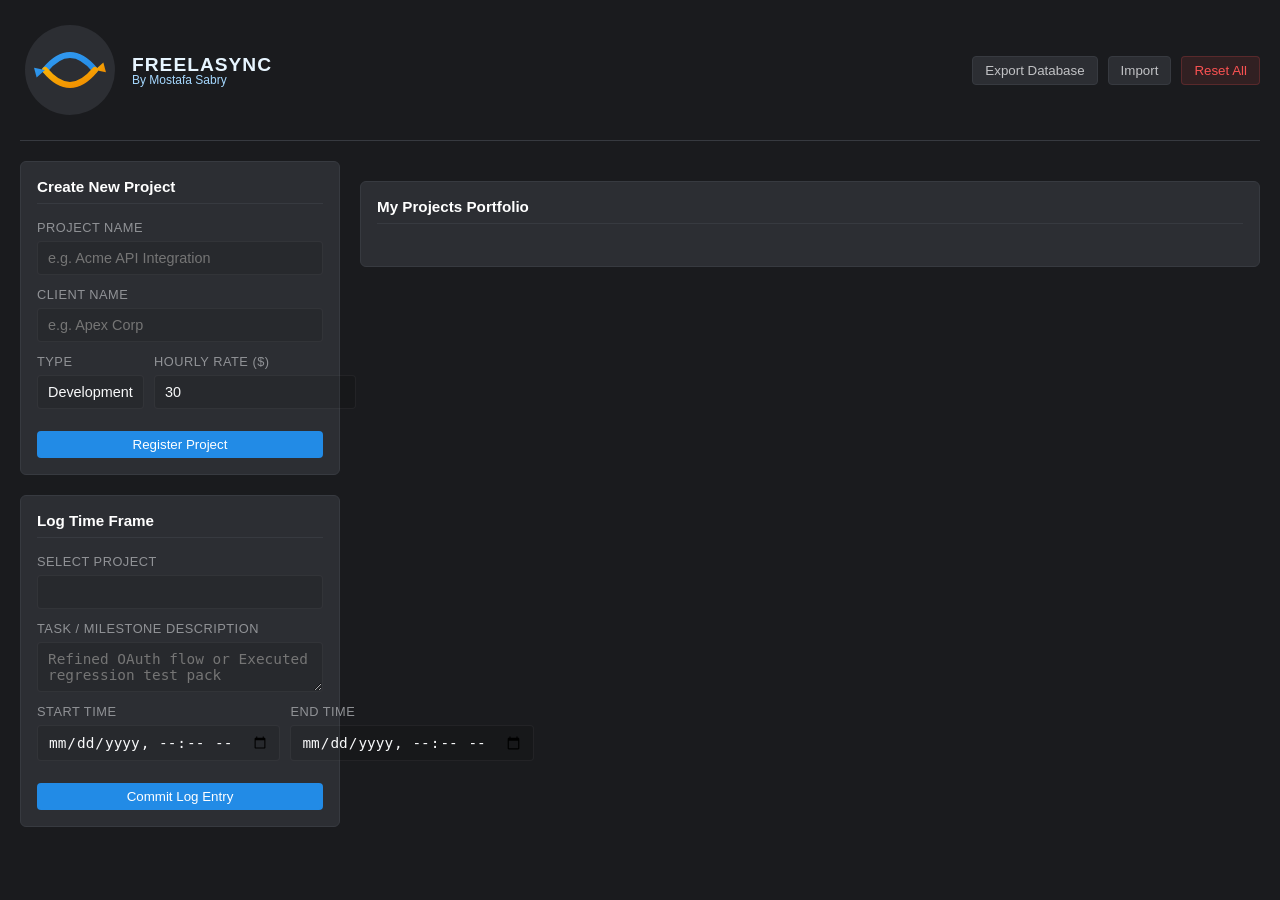
<file: Archive Files - Dashboard Tool/HTML Files/Dashboard Tool 2.html>
<!DOCTYPE html>
<html lang="en">
<head>
    <meta charset="UTF-8">
    <meta name="viewport" content="width=device-width, initial-scale=1.0">
    <title>FreelaSync | Freelancer Management System - Mostafa Sabry</title>
    <style>
        /*
         * CORE PRINCIPLES: Global Styles & Theming
         */
        :root {
            --primary: #1a1b1e;
            --secondary: #2c2e33;
            --accent: #228be6;
            --accent-hover: #1c7ed6;
            --text-main: #c1c2c5;
            --text-muted: #909296;
            --border: #373a40;
            --success: #12b886;
            --warning: #fab005;
            --logo-primary: #a5d8ff;
            --logo-secondary: #e7f5ff;
        }

        * { margin: 0; padding: 0; box-sizing: border-box; }
        body { font-family: -apple-system, BlinkMacSystemFont, "Segoe UI", Roboto, Helvetica, Arial, sans-serif; background-color: var(--primary); color: var(--text-main); font-size: 14px; display: flex; flex-direction: column; min-height: 100vh; padding: 20px; }

        button { cursor: pointer; border: none; border-radius: 4px; padding: 6px 12px; font-weight: 500; transition: background 0.2s, color 0.2s; }
        button:hover { opacity: 0.9; }

        /*
         * HEADER SECTION
         */
        header { display: flex; align-items: center; justify-content: space-between; padding: 0 0 20px 0; border-bottom: 1px solid var(--border); margin-bottom: 20px; gap: 20px;}

        /* Unified Logo */
        .brand-container { display: flex; align-items: center; gap: 12px; min-width: 0;}
        .app-logo { width: 100px; height: 100px;}
        .app-title-group { display: flex; flex-direction: column;}
        .app-name { font-size: 1.2rem; font-weight: 700; color: #fff; text-transform: uppercase; letter-spacing: 1px; color: var(--logo-secondary);}
        .creator-tag { font-size: 0.75rem; color: var(--text-muted); font-weight: normal; margin-top: -3px; color: var(--logo-primary);}

        .global-actions { display: flex; gap: 10px; flex-shrink: 0;}
        .btn-header { background: var(--secondary); color: var(--text-main); border: 1px solid var(--border); }
        .btn-header:hover { background: var(--accent); color: white; border-color: transparent;}
        .btn-primary { background-color: var(--accent); color: white; }
        .btn-primary:hover { background-color: var(--accent-hover); }
        .btn-danger { background: rgba(250, 82, 82, 0.1); color: #fa5252; border: 1px solid rgba(250, 82, 82, 0.2);}
        .btn-danger:hover { background: #fa5252; color: white; }

        /*
         * LAYOUT & GENERAL UI
         */
        main { flex-grow: 1; display: grid; grid-template-columns: minmax(320px, 1fr) 3fr; gap: 20px; }
        @media (max-width: 992px) { main { grid-template-columns: 1fr; } }

        .form-section, .dashboard-section { display: flex; flex-direction: column; gap: 20px; }

        /* Panel Common */
        .panel { background-color: var(--secondary); border: 1px solid var(--border); border-radius: 6px; padding: 16px; display: flex; flex-direction: column;}
        .panel-header { display: flex; justify-content: space-between; align-items: center; margin-bottom: 16px; padding-bottom: 8px; border-bottom: 1px solid var(--border); font-size: 0.95rem; font-weight: 600; color: #fff; }

        /* Forms */
        .form-group { display: flex; flex-direction: column; gap: 6px; margin-bottom: 12px;}
        .form-row { display: grid; grid-template-columns: 1fr 1fr; gap: 10px;}
        label { color: var(--text-muted); font-size: 0.8rem; text-transform: uppercase; letter-spacing: 0.5px; }
        input, select, textarea { background-color: rgba(0, 0, 0, 0.1); border: 1px solid rgba(255, 255, 255, 0.05); color: #f8f9fa; border-radius: 4px; padding: 8px 10px; font-size: 0.9rem;}
        input:focus, select:focus, textarea:focus { outline: 1px solid var(--accent); border-color: transparent;}
        select { appearance: none;}

        /*
         * DASHBOARD ELEMENTS
         */
        /* Summary Stats */
        .summary-stats { display: grid; grid-template-columns: repeat(4, 1fr); gap: 12px;}
        @media (max-width: 600px) { .summary-stats { grid-template-columns: 1fr 1fr;} }
        .stat-card { background: rgba(0, 0, 0, 0.1); border: 1px solid rgba(255, 255, 255, 0.03); border-radius: 4px; padding: 12px; display: flex; flex-direction: column; gap: 4px;}
        .stat-label { font-size: 0.7rem; color: var(--text-muted); text-transform: uppercase; }
        .stat-value { font-size: 1.1rem; font-weight: 700; color: #fff; }
        .stat-value.currency { color: var(--success); }

        /* Project Cards Container */
        .project-list { display: flex; flex-direction: column; gap: 16px; margin-top: 10px;}
        .empty-state { text-align: center; color: var(--text-muted); padding: 30px 0; border: 2px dashed var(--border); border-radius: 6px;}

        /* Individual Project Card */
        .proj-card { border-radius: 6px; border: 1px solid var(--border); background-color: rgba(0, 0, 0, 0.05); padding: 14px; position: relative; display: flex; flex-direction: column;}
        .proj-card.status-qa { border-left: 4px solid var(--warning); }
        .proj-card.status-dev { border-left: 4px solid var(--accent); }

        .proj-meta { display: flex; justify-content: space-between; align-items: start; margin-bottom: 10px; }
        .proj-title-group { display: flex; flex-direction: column; gap: 2px; flex-grow: 1; min-width: 0; padding-right: 15px;}
        .proj-name { font-size: 1rem; font-weight: 600; color: #fff; word-wrap: break-word;}
        .proj-client { font-size: 0.8rem; color: var(--text-muted); }

        .proj-actions { display: flex; gap: 8px; flex-shrink: 0;}
        .tag { font-size: 0.65rem; padding: 2px 6px; border-radius: 2px; text-transform: uppercase; font-weight: 700;}
        .tag-qa { background-color: rgba(250, 176, 5, 0.1); color: var(--warning); }
        .tag-dev { background-color: rgba(34, 139, 230, 0.1); color: var(--accent); }

        .proj-metrics { display: flex; justify-content: space-around; background: rgba(0,0,0,0.1); border-radius: 4px; padding: 8px; margin-top: auto; border-top: 1px solid var(--border); margin-top: 10px;}
        .metric { text-align: center; }
        .metric-label { font-size: 0.65rem; color: var(--text-muted); text-transform: uppercase; }
        .metric-value { font-size: 0.9rem; font-weight: 600; }

        /* Notification Panel */
        #notification_pane { position: fixed; bottom: 20px; right: 20px; max-width: 300px; display: flex; flex-direction: column; gap: 10px; z-index: 1000; }
        .notify-toast { background: var(--secondary); color: white; padding: 10px 15px; border-radius: 4px; border: 1px solid var(--border); box-shadow: 0 4px 6px rgba(0,0,0,0.2); animation: slideIn 0.3s, fadeOut 0.3s 2.7s; border-left: 4px solid;}
        .notify-toast.error { border-left-color: #fa5252;}
        .notify-toast.success { border-left-color: #12b886;}
        @keyframes slideIn { from { transform: translateX(100%); } to { transform: translateX(0); } }
        @keyframes fadeOut { from { opacity: 1; } to { opacity: 0; } }

    </style>
</head>
<body>

<header>
    <div class="brand-container">
        <!-- SVG Logo: Flowing sync lines representing Development and QA uniting -->
        <svg class="app-logo" viewBox="0 0 100 100" xmlns="http://www.w3.org/2000/svg">
            <defs>
                <linearGradient id="gDev" x1="0%" y1="0%" x2="100%" y2="100%">
                    <stop offset="0%" style="stop-color:#339af0;stop-opacity:1" />
                    <stop offset="100%" style="stop-color:#228be6;stop-opacity:1" />
                </linearGradient>
                <linearGradient id="gQA" x1="0%" y1="0%" x2="100%" y2="100%">
                    <stop offset="0%" style="stop-color:#fab005;stop-opacity:1" />
                    <stop offset="100%" style="stop-color:#f08c00;stop-opacity:1" />
                </linearGradient>
            </defs>
            <circle cx="50" cy="50" r="45" stroke="none" fill="#2c2e33" />
            <path d="M25 50 Q 50 20 75 50" stroke="url(#gDev)" stroke-width="6" fill="none" stroke-linecap="round"/>
            <path d="M25 50 Q 50 80 75 50" stroke="url(#gQA)" stroke-width="6" fill="none" stroke-linecap="round"/>
            <path d="M75 50 L85 45 L85 55 Z" fill="url(#gQA)" transform="rotate(-15 75 50)"/>
            <path d="M25 50 L15 45 L15 55 Z" fill="url(#gDev)" transform="rotate(-15 25 50)"/>
        </svg>
        <div class="app-title-group">
            <div class="app-name">FreelaSync</div>
            <div class="creator-tag">By Mostafa Sabry</div>
        </div>
    </div>
    <div class="global-actions">
        <button class="btn-header" onclick="App.state.exportData()">Export Database</button>
        <button class="btn-header" onclick="document.getElementById('importFile').click()">Import</button>
        <button class="btn-danger" onclick="App.state.resetDatabase()">Reset All</button>
        <input type="file" id="importFile" style="display:none" onchange="App.state.importData(event)">
    </div>
</header>

<main>
    <!-- LEFT PANEL: Data Input -->
    <div class="form-section">
        <!-- Project Creation -->
        <div class="panel" id="project_creation_panel">
            <div class="panel-header">Create New Project</div>
            <form id="projectForm" onsubmit="App.handlers.createProject(event)">
                <div class="form-group">
                    <label for="pName">Project Name</label>
                    <input type="text" id="pName" placeholder="e.g. Acme API Integration" required maxlength="100">
                </div>
                <div class="form-group">
                    <label for="pClient">Client Name</label>
                    <input type="text" id="pClient" placeholder="e.g. Apex Corp" required maxlength="100">
                </div>
                <div class="form-row">
                    <div class="form-group">
                        <label for="pType">Type</label>
                        <select id="pType" required>
                            <option value="dev">Development</option>
                            <option value="qa">Testing / QA</option>
                        </select>
                    </div>
                    <div class="form-group">
                        <label for="pRate">Hourly Rate ($)</label>
                        <input type="number" id="pRate" min="0" step="1" value="30" required>
                    </div>
                </div>
                <button type="submit" class="btn-primary" style="width: 100%; margin-top: 10px;">Register Project</button>
            </form>
        </div>

        <!-- Time Logging -->
        <div class="panel" id="time_logging_panel">
            <div class="panel-header">Log Time Frame</div>
            <form id="logForm" onsubmit="App.handlers.logTime(event)">
                <div class="form-group">
                    <label for="lProjectSelect">Select Project</label>
                    <select id="lProjectSelect" required></select>
                </div>
                <div class="form-group">
                    <label for="lTask">Task / Milestone Description</label>
                    <textarea id="lTask" placeholder="Refined OAuth flow or Executed regression test pack" required rows="2" maxlength="255"></textarea>
                </div>
                <div class="form-row">
                    <div class="form-group">
                        <label for="lStart">Start Time</label>
                        <input type="datetime-local" id="lStart" required>
                    </div>
                    <div class="form-group">
                        <label for="lEnd">End Time</label>
                        <input type="datetime-local" id="lEnd" required>
                    </div>
                </div>
                <button type="submit" class="btn-primary" style="width: 100%; margin-top: 10px;">Commit Log Entry</button>
            </form>
        </div>
    </div>

    <!-- RIGHT PANEL: Dashboard -->
    <div class="dashboard-section">
        <div class="summary-stats" id="dashboard_summary">
            <!-- Dynamic Injection -->
        </div>

        <div class="panel">
            <div class="panel-header">My Projects Portfolio</div>
            <div id="project_list" class="project-list">
                <!-- Dynamic Injection -->
            </div>
        </div>
    </div>
</main>

<div id="notification_pane"></div>

<script>
/**
 * Production-grade Engineering Principles Applied:
 * 1. Single File Structure
 * 2. Vanilla JS (ES6+) - No External Dependencies
 * 3. Unified Namespace (App)
 * 4. Strictly Data-Driven
 * 5. Complete Error Handling
 */

"use strict";

const App = (() => {

    const DB_KEY = "freelasync_msry_db_v1";

    // CORE DATABASE STRUCTURE (Always complete, never partial)
    let _db = {
        config: {
            creator: "Mostafa Sabry",
            app: "FreelaSync",
            exportTime: null
        },
        metadata: {
            createdCount: 0,
            logCount: 0
        },
        projects: [] // Shape: { id, name, client, type, rate, totalHours, totalEarnings, logs: [{id, task, start, end, hours, earnings}] }
    };

    // --- UTILITIES & UI ---
    const ui = {
        dom: {
            projectForm: document.getElementById('projectForm'),
            logForm: document.getElementById('logForm'),
            projectSelect: document.getElementById('lProjectSelect'),
            summary: document.getElementById('dashboard_summary'),
            projectList: document.getElementById('project_list'),
            notifyPane: document.getElementById('notification_pane'),
            btnLogCommit: document.querySelector('#logForm button[type=submit]')
        },

        showNotify: (message, type = 'success') => {
            const toast = document.createElement('div');
            toast.className = `notify-toast ${type}`;
            toast.innerText = message;
            ui.dom.notifyPane.appendChild(toast);
            setTimeout(() => toast.remove(), 3000); // 3s including fadeout animation
        },

        calcHours: (start, end) => {
            const ms = new Date(end) - new Date(start);
            return parseFloat((ms / (1000 * 60 * 60)).toFixed(2)); // Round to 2 decimal places
        },

        formatMoney: (amount) => {
            return new Intl.NumberFormat('en-US', { style: 'currency', currency: 'USD' }).format(amount);
        },

        // Data Validation Logic
        validateLog: (start, end) => {
            const startTime = new Date(start);
            const endTime = new Date(end);
            const now = new Date();

            if (isNaN(startTime.getTime()) || isNaN(endTime.getTime())) { return {ok: false, msg: "Invalid dates provided."}; }
            if (endTime <= startTime) { return {ok: false, msg: "End time must be after start time."}; }
            if (endTime > now) { return {ok: false, msg: "Logs cannot be committed for the future."}; }
            return {ok: true};
        }
    };

    // --- STATE MANAGEMENT ---
    const state = {
        load: () => {
            const raw = localStorage.getItem(DB_KEY);
            if (!raw) {
                console.log("FreelaSync: No database found. Initializing new storage.");
                return;
            }
            try {
                _db = JSON.parse(raw);
                state.syncLogSelect(); // Handle potential discrepancies after import
                state.refreshDashboard();
                ui.showNotify("Database loaded and synchronized.", 'success');
            } catch (e) {
                console.error("Critical database corruption detected.", e);
                ui.showNotify("Critical failure: unable to load database.", 'error');
            }
        },

        save: () => {
            localStorage.setItem(DB_KEY, JSON.stringify(_db));
            state.refreshDashboard();
        },

        resetDatabase: () => {
            if (!confirm("CRITICAL WARNING: This will immediately delete all project portfolios and time logs permanently. This action cannot be undone. Are you absolutely certain?")) return;
            localStorage.removeItem(DB_KEY);
            location.reload(); // Hard reset application state
        },

        addProject: (pData) => {
            const pid = `P-${String(++_db.metadata.createdCount).padStart(4, '0')}`;
            _db.projects.push({
                ...pData,
                id: pid,
                totalHours: 0,
                totalEarnings: 0,
                logs: []
            });
            state.syncLogSelect(pid); // Auto-select new project
            state.save();
            ui.showNotify(`Project [${pData.name}] initialized with ID: ${pid}`);
        },

        deleteProject: (pid) => {
            if (!confirm(`Confirm removal of project [${pid}] and all associated logs? This is irreversible.`)) return;
            _db.projects = _db.projects.filter(p => p.id !== pid);
            state.syncLogSelect(); // Ensure select is current
            state.save();
            ui.showNotify(`Project [${pid}] purged from database.`);
        },

        addLogEntry: (pid, logData) => {
            const project = _db.projects.find(p => p.id === pid);
            if (!project) {
                ui.showNotify("Critical error: targeting nonexistent project.", 'error');
                return;
            }

            const hours = ui.calcHours(logData.start, logData.end);
            const earnings = hours * project.rate;

            const lid = `L-${String(++_db.metadata.logCount).padStart(6, '0')}`;
            
            project.logs.push({
                ...logData,
                id: lid,
                hours: hours,
                earnings: earnings
            });

            // Update main project aggregates for faster display/reporting
            project.totalHours = parseFloat((project.totalHours + hours).toFixed(2));
            project.totalEarnings += earnings;

            state.save();
            ui.showNotify(`Committed [${lid}]: ${hours} hours to [${project.name}].`);
        },

        // Synchronization for the dropdown
        syncLogSelect: (selectedPid = null) => {
            if (_db.projects.length === 0) {
                ui.dom.projectSelect.innerHTML = '<option value="">(No Projects Registered)</option>';
                ui.dom.projectSelect.disabled = true;
                ui.dom.btnLogCommit.disabled = true;
                return;
            }

            ui.dom.projectSelect.disabled = false;
            ui.dom.btnLogCommit.disabled = false;
            ui.dom.projectSelect.innerHTML = _db.projects.map(p => 
                `<option value="${p.id}" ${p.id === selectedPid ? 'selected' : ''}>[${p.id}] ${p.name}</option>`
            ).join('');
        },

        refreshDashboard: () => {
            state.renderSummary();
            state.renderProjects();
        },

        renderSummary: () => {
            const totalHours = _db.projects.reduce((sum, p) => sum + p.totalHours, 0).toFixed(2);
            const totalEarnings = _db.projects.reduce((sum, p) => sum + p.totalEarnings, 0);

            ui.dom.summary.innerHTML = `
                <div class="stat-card">
                    <div class="stat-label">Registered Projects</div>
                    <div class="stat-value">${_db.projects.length}</div>
                </div>
                <div class="stat-card">
                    <div class="stat-label">Total Time Commited</div>
                    <div class="stat-value">${totalHours} Hrs</div>
                </div>
                <div class="stat-card">
                    <div class="stat-label">Estimated Gross Revenue</div>
                    <div class="stat-value currency">${ui.formatMoney(totalEarnings)}</div>
                </div>
                 <div class="stat-card">
                    <div class="stat-label">Total Tasks Logged</div>
                    <div class="stat-value">${_db.projects.reduce((sum, p) => sum + p.logs.length, 0)}</div>
                </div>
            `;
        },

        renderProjects: () => {
            if (_db.projects.length === 0) {
                ui.dom.projectList.innerHTML = `<div class="empty-state">No active projects in portfolio. Register a project on the left to begin monitoring.</div>`;
                return;
            }

            ui.dom.projectList.innerHTML = _db.projects.map(p => {
                const typeName = p.type === 'dev' ? 'Development' : 'QA / Testing';
                const tagClass = p.type === 'qa' ? 'tag-qa' : 'tag-dev';
                const statusClass = p.type === 'qa' ? 'status-qa' : 'status-dev';

                return `
                    <div class="proj-card ${statusClass}">
                        <div class="proj-meta">
                            <div class="proj-title-group">
                                <span class="proj-name">${p.name}</span>
                                <span class="proj-client">${p.client}</span>
                            </div>
                            <div class="proj-actions">
                                <span class="tag ${tagClass}">${typeName}</span>
                                <button class="btn-primary" title="Export progress report for [${p.name}]" onclick="App.reports.generateHtmlReport('${p.id}')">Report</button>
                                <button class="btn-danger" onclick="App.state.deleteProject('${p.id}')">x</button>
                            </div>
                        </div>
                        <div class="proj-metrics">
                            <div class="metric">
                                <div class="metric-value">${p.rate}/hr</div>
                                <div class="metric-label">Rate ($)</div>
                            </div>
                             <div class="metric">
                                <div class="metric-value">${p.logs.length}</div>
                                <div class="metric-label">Task Logs</div>
                            </div>
                            <div class="metric">
                                <div class="metric-value">${p.totalHours.toFixed(2)} Hrs</div>
                                <div class="metric-label">Total Time</div>
                            </div>
                            <div class="metric">
                                <div class="metric-value" style="color: var(--success);">${ui.formatMoney(p.totalEarnings)}</div>
                                <div class="metric-label">Revenue</div>
                            </div>
                        </div>
                    </div>
                `;
            }).join('');
        },

        // Native JS Import/Export (Single File portability)
        exportData: () => {
            _db.config.exportTime = new Date().toISOString();
            const dataStr = JSON.stringify(_db, null, 2);
            const dataUri = 'data:application/json;charset=utf-8,'+ encodeURIComponent(dataStr);
            const exportFileName = `freelasync_backup_${_db.config.exportTime.split('T')[0]}.json`;

            const linkElement = document.createElement('a');
            linkElement.setAttribute('href', dataUri);
            linkElement.setAttribute('download', exportFileName);
            linkElement.click();
            linkElement.remove();
            ui.showNotify("JSON backup generated.");
        },

        importData: (event) => {
            const file = event.target.files[0];
            if (!file) return;

            const reader = new FileReader();
            reader.onload = (e) => {
                try {
                    const imported = JSON.parse(e.target.result);
                    // Validation: check basic shape
                    if (!imported.config || !imported.config.creator === "Mostafa Sabry" || !imported.projects) {
                        throw new Error("Invalid or incompatible database schema.");
                    }
                    _db = imported;
                    state.syncLogSelect();
                    state.save();
                    ui.showNotify("Database synchronization successful.", 'success');
                } catch (err) {
                    console.error(err);
                    ui.showNotify("CRITICAL: Incompatible database file.", 'error');
                }
            };
            reader.readAsText(file);
        }
    };

    // --- FORM EVENT HANDLERS ---
    const handlers = {
        createProject: (e) => {
            e.preventDefault();
            const pName = document.getElementById('pName').value.trim();
            const pClient = document.getElementById('pClient').value.trim();
            const pType = document.getElementById('pType').value;
            const pRate = parseInt(document.getElementById('pRate').value, 10);

            if (!pName || !pClient || isNaN(pRate) || pRate < 0) {
                ui.showNotify("Data integrity failure: missing required project fields.", 'error');
                return;
            }

            state.addProject({
                name: pName,
                client: pClient,
                type: pType,
                rate: pRate
            });

            ui.dom.projectForm.reset();
        },

        logTime: (e) => {
            e.preventDefault();
            const pid = ui.dom.projectSelect.value;
            const task = document.getElementById('lTask').value.trim();
            const startStr = document.getElementById('lStart').value;
            const endStr = document.getElementById('lEnd').value;

            if (!pid) { ui.showNotify("No project selected.", 'error'); return; }
            if (!task) { ui.showNotify("Task description required.", 'error'); return; }

            const check = ui.validateLog(startStr, endStr);
            if (!check.ok) {
                ui.showNotify(`Validation Error: ${check.msg}`, 'error');
                return;
            }

            state.addLogEntry(pid, {
                task: task,
                start: startStr,
                end: endStr
            });

            ui.dom.logForm.reset();
            state.syncLogSelect(pid); // Maintain current project selection
        }
    };

    // --- HTML REPORT GENERATION ---
    const reports = {
        // Core Principle: Zero dependencies, creates an standalone document
        generateHtmlReport: (pid) => {
            const project = _db.projects.find(p => p.id === pid);
            if (!project) return;

            const totalHours = project.totalHours.toFixed(2);
            const totalRevenue = ui.formatMoney(project.totalEarnings);
            const typeName = project.type === 'dev' ? 'Development' : 'QA / Testing';
            const timestamp = new Date().toLocaleString('en-US', { year: 'numeric', month: 'long', day: 'numeric', hour: '2-digit', minute: '2-digit'});

            // Constructing report document stream
            let htmlStream = `
<!DOCTYPE html>
<html lang="en">
<head>
<meta charset="UTF-8">
<meta name="viewport" content="width=device-width, initial-scale=1.0">
<title>Work Report: ${project.name} | FreelaSync - Mostafa Sabry</title>
<style>
    body { font-family: -apple-system, system-ui, Arial, sans-serif; padding: 30px; color: #1a1b1e; background: #fff; font-size: 14px;}
    header { display: flex; justify-content: space-between; align-items: start; border-bottom: 2px solid #339af0; padding-bottom: 15px; margin-bottom: 30px; }
    h1 { margin: 0; font-size: 1.6rem; font-weight: 700; color: #1a1b1e;}
    .client { font-size: 0.95rem; color: #666;}
    .gen-info { text-align: right; font-size: 0.85rem; color: #777;}
    
    .meta-blocks { display: grid; grid-template-columns: repeat(3, 1fr); gap: 20px; margin-bottom: 30px; }
    .block { background: #f8f9fa; border: 1px solid #e9ecef; border-radius: 4px; padding: 15px; text-align: center;}
    .bl-label { font-size: 0.75rem; text-transform: uppercase; color: #777; margin-bottom: 4px;}
    .bl-val { font-size: 1.3rem; font-weight: 700; color: #1a1b1e;}
    .bl-val.revenue { color: #12b886;}

    h2 { font-size: 1.1rem; border-bottom: 1px solid #eee; padding-bottom: 5px; margin-bottom: 15px;}
    table { width: 100%; border-collapse: collapse; margin-top: 10px; table-layout: fixed; border: 1px solid #e9ecef;}
    th { background-color: #f8f9fa; color: #555; text-transform: uppercase; font-size: 0.7rem; letter-spacing: 0.5px; padding: 10px; text-align: left; border-bottom: 1px solid #e9ecef; }
    td { padding: 10px; border-bottom: 1px solid #e9ecef; vertical-align: top; word-wrap: break-word;}
    tr:nth-child(even) { background-color: #fcfcfc;}

    .creator-footer { margin-top: 40px; padding-top: 15px; border-top: 1px solid #eee; text-align: center; color: #777; font-size: 0.85rem;}
</style>
</head>
<body>
    <header>
        <div>
            <h1>Project Work Report</h1>
            <div class="client">Report For: <strong>${project.name}</strong> (${typeName})</div>
            <div class="client">Client: ${project.client}</div>
        </div>
        <div class="gen-info">
            Generated via FreelaSync<br>
            Date: ${timestamp}
        </div>
    </header>

    <div class="meta-blocks">
        <div class="block"><div class="bl-label">Hourly Rate</div><div class="bl-val">$${project.rate}/hr</div></div>
        <div class="block"><div class="bl-label">Total Time Invested</div><div class="bl-val">${totalHours} Hrs</div></div>
        <div class="block"><div class="bl-label">Amount Accrued</div><div class="bl-val revenue">${totalRevenue}</div></div>
    </div>

    <h2>Activity Logs & Milestone Details</h2>
    ${ project.logs.length === 0 ? '<p style="color: #666; font-style: italic;">No work logged for this project frame yet.</p>' :
    `<table>
        <thead>
            <tr>
                <th style="width: 40%;">Task / Activity</th>
                <th style="width: 25%;">Time Frame</th>
                <th style="width: 15%;">Hours</th>
                <th style="width: 20%;">Accrued ($)</th>
            </tr>
        </thead>
        <tbody>` +
            project.logs.map(l => `
                <tr>
                    <td>${l.task}</td>
                    <td>${new Date(l.start).toLocaleDateString()} ${new Date(l.start).toLocaleTimeString([], {hour: '2-digit', minute:'2-digit'})}<br>
                        ${new Date(l.end).toLocaleTimeString([], {hour: '2-digit', minute:'2-digit'})}
                    </td>
                    <td>${l.hours} Hrs</td>
                    <td>${ui.formatMoney(l.earnings)}</td>
                </tr>
            `).join('')
        + `</tbody></table>`}

    <div class="creator-footer">
        Freelancer Management Portal by <strong>Mostafa Sabry</strong>
    </div>
</body>
</html>`;

            // Deliver standalone HTML file via Blob
            try {
                const blob = new Blob([htmlStream], { type: "text/html;charset=utf-8" });
                const url = URL.createObjectURL(blob);
                const link = document.createElement("a");
                link.setAttribute("href", url);
                link.setAttribute("download", `freelasync_report_${project.id}_${project.name.replace(/\s+/g, '_')}.html`);
                link.click();
                link.remove();
                URL.revokeObjectURL(url);
                ui.showNotify(`HTML Report generated for [${project.name}].`, 'success');
            } catch (err) {
                console.error("Report Generation Critical Failure", err);
                ui.showNotify("CRITICAL: Failed to generate report stream.", "error");
            }
        }
    };

    // Public API
    return {
        init: state.load,
        state: state,
        handlers: handlers,
        reports: reports
    };

})();

// Initialize Production Environment
window.addEventListener('DOMContentLoaded', App.init);

</script>
</body>
</html>
</file>
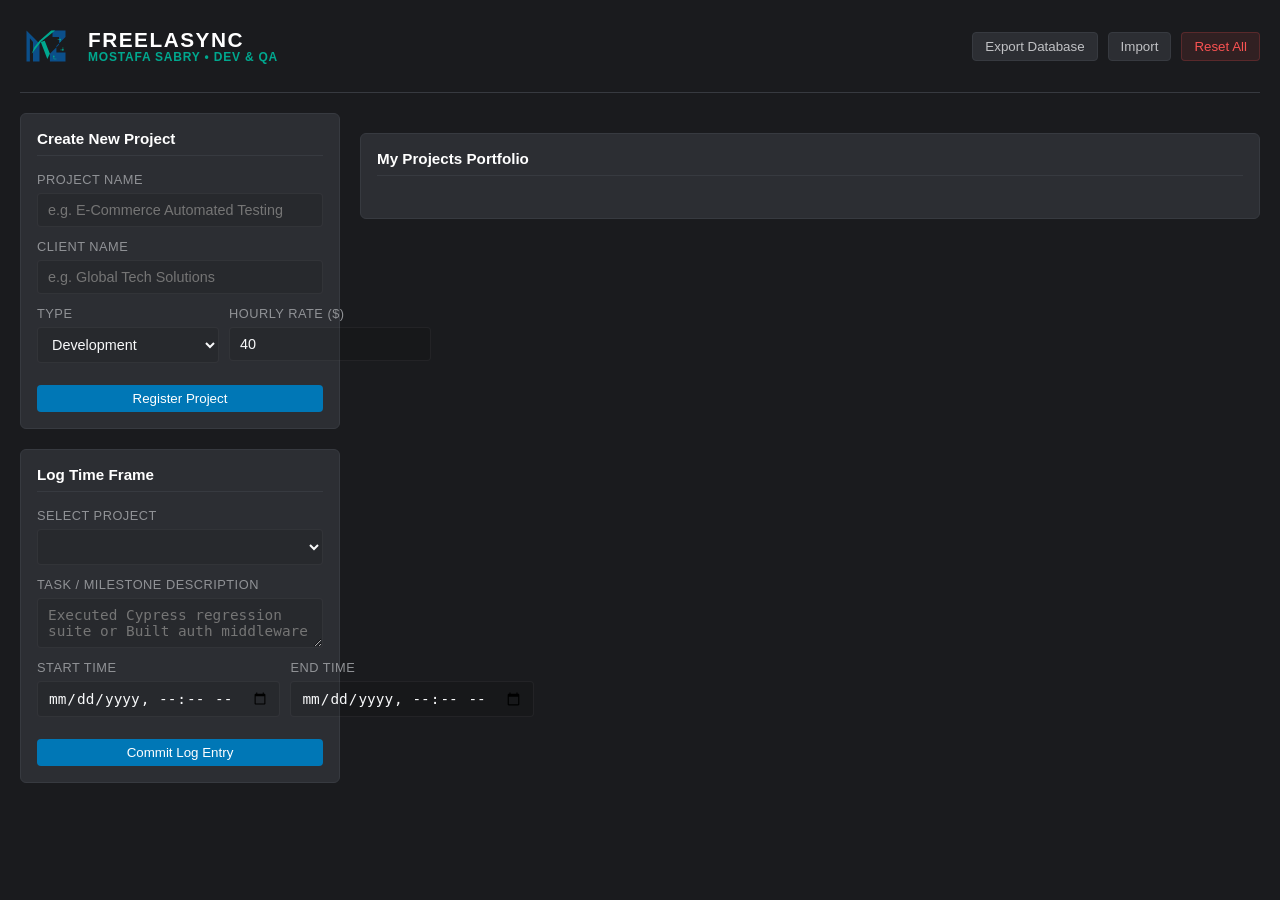
<file: Archive Files - Dashboard Tool/HTML Files/Dashboard Tool 3.html>
<!DOCTYPE html>
<html lang="en">
<head>
    <meta charset="UTF-8">
    <meta name="viewport" content="width=device-width, initial-scale=1.0">
    <title>FreelaSync | Freelancer Management System - Mostafa Sabry</title>
    <style>
        :root {
            --primary: #1a1b1e;
            --secondary: #2c2e33;
            --accent: #0077b6;
            --accent-hover: #023e8a;
            --text-main: #c1c2c5;
            --text-muted: #909296;
            --border: #373a40;
            --success: #00b4d8;
            --warning: #fab005;
            --logo-blue: #0b4f8a;
            --logo-teal: #00a88f;
        }

        * { margin: 0; padding: 0; box-sizing: border-box; }
        body { font-family: -apple-system, BlinkMacSystemFont, "Segoe UI", Roboto, Helvetica, Arial, sans-serif; background-color: var(--primary); color: var(--text-main); font-size: 14px; display: flex; flex-direction: column; min-height: 100vh; padding: 20px; }

        button { cursor: pointer; border: none; border-radius: 4px; padding: 6px 12px; font-weight: 500; transition: background 0.2s, color 0.2s; }
        button:hover { opacity: 0.9; }

        /* HEADER & LOGO INTEGRATION */
        header { display: flex; align-items: center; justify-content: space-between; padding: 0 0 20px 0; border-bottom: 1px solid var(--border); margin-bottom: 20px; gap: 20px;}

        .brand-container { display: flex; align-items: center; gap: 16px; min-width: 0;}
        .brand-logo-svg { width: 52px; height: 52px; flex-shrink: 0; }
        .app-title-group { display: flex; flex-direction: column;}
        .app-name { font-size: 1.3rem; font-weight: 800; color: #fff; text-transform: uppercase; letter-spacing: 1.5px; }
        .creator-tag { font-size: 0.75rem; color: var(--logo-teal); font-weight: 600; text-transform: uppercase; letter-spacing: 0.8px; margin-top: -2px; }

        .global-actions { display: flex; gap: 10px; flex-shrink: 0;}
        .btn-header { background: var(--secondary); color: var(--text-main); border: 1px solid var(--border); }
        .btn-header:hover { background: var(--accent); color: white; border-color: transparent;}
        .btn-primary { background-color: var(--accent); color: white; }
        .btn-primary:hover { background-color: var(--accent-hover); }
        .btn-danger { background: rgba(250, 82, 82, 0.1); color: #fa5252; border: 1px solid rgba(250, 82, 82, 0.2);}
        .btn-danger:hover { background: #fa5252; color: white; }

        /* LAYOUT & GENERAL UI */
        main { flex-grow: 1; display: grid; grid-template-columns: minmax(320px, 1fr) 3fr; gap: 20px; }
        @media (max-width: 992px) { main { grid-template-columns: 1fr; } }

        .form-section, .dashboard-section { display: flex; flex-direction: column; gap: 20px; }

        .panel { background-color: var(--secondary); border: 1px solid var(--border); border-radius: 6px; padding: 16px; display: flex; flex-direction: column;}
        .panel-header { display: flex; justify-content: space-between; align-items: center; margin-bottom: 16px; padding-bottom: 8px; border-bottom: 1px solid var(--border); font-size: 0.95rem; font-weight: 600; color: #fff; }

        .form-group { display: flex; flex-direction: column; gap: 6px; margin-bottom: 12px;}
        .form-row { display: grid; grid-template-columns: 1fr 1fr; gap: 10px;}
        label { color: var(--text-muted); font-size: 0.8rem; text-transform: uppercase; letter-spacing: 0.5px; }
        input, select, textarea { background-color: rgba(0, 0, 0, 0.1); border: 1px solid rgba(255, 255, 255, 0.05); color: #f8f9fa; border-radius: 4px; padding: 8px 10px; font-size: 0.9rem;}
        input:focus, select:focus, textarea:focus { outline: 1px solid var(--accent); border-color: transparent;}

        /* DASHBOARD SUMMARY */
        .summary-stats { display: grid; grid-template-columns: repeat(4, 1fr); gap: 12px;}
        @media (max-width: 600px) { .summary-stats { grid-template-columns: 1fr 1fr;} }
        .stat-card { background: rgba(0, 0, 0, 0.1); border: 1px solid rgba(255, 255, 255, 0.03); border-radius: 4px; padding: 12px; display: flex; flex-direction: column; gap: 4px;}
        .stat-label { font-size: 0.7rem; color: var(--text-muted); text-transform: uppercase; }
        .stat-value { font-size: 1.1rem; font-weight: 700; color: #fff; }
        .stat-value.currency { color: var(--success); }

        /* PROJECT LIST & CARDS */
        .project-list { display: flex; flex-direction: column; gap: 16px; margin-top: 10px;}
        .empty-state { text-align: center; color: var(--text-muted); padding: 30px 0; border: 2px dashed var(--border); border-radius: 6px;}

        .proj-card { border-radius: 6px; border: 1px solid var(--border); background-color: rgba(0, 0, 0, 0.05); padding: 14px; position: relative; display: flex; flex-direction: column;}
        .proj-card.status-qa { border-left: 4px solid var(--logo-teal); }
        .proj-card.status-dev { border-left: 4px solid var(--logo-blue); }

        .proj-meta { display: flex; justify-content: space-between; align-items: start; margin-bottom: 10px; }
        .proj-title-group { display: flex; flex-direction: column; gap: 2px; flex-grow: 1; min-width: 0; padding-right: 15px;}
        .proj-name { font-size: 1rem; font-weight: 600; color: #fff; word-wrap: break-word;}
        .proj-client { font-size: 0.8rem; color: var(--text-muted); }

        .proj-actions { display: flex; gap: 8px; flex-shrink: 0;}
        .tag { font-size: 0.65rem; padding: 2px 6px; border-radius: 2px; text-transform: uppercase; font-weight: 700;}
        .tag-qa { background-color: rgba(0, 168, 143, 0.15); color: var(--logo-teal); }
        .tag-dev { background-color: rgba(11, 79, 138, 0.25); color: #4ea8de; }

        .proj-metrics { display: flex; justify-content: space-around; background: rgba(0,0,0,0.1); border-radius: 4px; padding: 8px; margin-top: 10px; border-top: 1px solid var(--border);}
        .metric { text-align: center; }
        .metric-label { font-size: 0.65rem; color: var(--text-muted); text-transform: uppercase; }
        .metric-value { font-size: 0.9rem; font-weight: 600; }

        #notification_pane { position: fixed; bottom: 20px; right: 20px; max-width: 300px; display: flex; flex-direction: column; gap: 10px; z-index: 1000; }
        .notify-toast { background: var(--secondary); color: white; padding: 10px 15px; border-radius: 4px; border: 1px solid var(--border); box-shadow: 0 4px 6px rgba(0,0,0,0.2); animation: slideIn 0.3s, fadeOut 0.3s 2.7s; border-left: 4px solid;}
        .notify-toast.error { border-left-color: #fa5252;}
        .notify-toast.success { border-left-color: var(--logo-teal);}
        @keyframes slideIn { from { transform: translateX(100%); } to { transform: translateX(0); } }
        @keyframes fadeOut { from { opacity: 1; } to { opacity: 0; } }
    </style>
</head>
<body>

<header>
    <div class="brand-container">
        <svg class="brand-logo-svg" viewBox="0 0 200 200" fill="none" xmlns="http://www.w3.org/2000/svg">
            <path d="M 25 160 L 25 40 L 75 90 L 75 160 H 50 V 85 L 38 70 V 160 Z" fill="#0B4F8A"/>
            <path d="M 125 40 H 175 V 65 L 140 100 V 125 H 175 V 160 H 115 V 130 L 150 95 V 65 H 125 Z" fill="#0B4F8A"/>
            <path d="M 45 130 L 80 85 L 135 40 L 120 40 L 75 80 L 55 105 Z" fill="#00A88F"/>
            <path d="M 80 85 L 105 150 L 115 130 L 95 80 Z" fill="#00A88F"/>
            <circle cx="155" cy="75" r="3" fill="#00A88F"/><path d="M 145 75 H 155 V 85" stroke="#00A88F" stroke-width="2"/>
            <circle cx="165" cy="115" r="3" fill="#00A88F"/><path d="M 155 115 H 165 V 105" stroke="#00A88F" stroke-width="2"/>
            <circle cx="130" cy="140" r="3" fill="#00A88F"/><path d="M 130 140 V 150 H 140" stroke="#00A88F" stroke-width="2"/>
        </svg>
        <div class="app-title-group">
            <div class="app-name">FreelaSync</div>
            <div class="creator-tag">Mostafa Sabry • Dev & QA</div>
        </div>
    </div>
    <div class="global-actions">
        <button class="btn-header" onclick="App.state.exportData()">Export Database</button>
        <button class="btn-header" onclick="document.getElementById('importFile').click()">Import</button>
        <button class="btn-danger" onclick="App.state.resetDatabase()">Reset All</button>
        <input type="file" id="importFile" style="display:none" onchange="App.state.importData(event)">
    </div>
</header>

<main>
    <div class="form-section">
        <div class="panel" id="project_creation_panel">
            <div class="panel-header">Create New Project</div>
            <form id="projectForm" onsubmit="App.handlers.createProject(event)">
                <div class="form-group">
                    <label for="pName">Project Name</label>
                    <input type="text" id="pName" placeholder="e.g. E-Commerce Automated Testing" required maxlength="100">
                </div>
                <div class="form-group">
                    <label for="pClient">Client Name</label>
                    <input type="text" id="pClient" placeholder="e.g. Global Tech Solutions" required maxlength="100">
                </div>
                <div class="form-row">
                    <div class="form-group">
                        <label for="pType">Type</label>
                        <select id="pType" required>
                            <option value="dev">Development</option>
                            <option value="qa">Software Testing / QA</option>
                        </select>
                    </div>
                    <div class="form-group">
                        <label for="pRate">Hourly Rate ($)</label>
                        <input type="number" id="pRate" min="0" step="1" value="40" required>
                    </div>
                </div>
                <button type="submit" class="btn-primary" style="width: 100%; margin-top: 10px;">Register Project</button>
            </form>
        </div>

        <div class="panel" id="time_logging_panel">
            <div class="panel-header">Log Time Frame</div>
            <form id="logForm" onsubmit="App.handlers.logTime(event)">
                <div class="form-group">
                    <label for="lProjectSelect">Select Project</label>
                    <select id="lProjectSelect" required></select>
                </div>
                <div class="form-group">
                    <label for="lTask">Task / Milestone Description</label>
                    <textarea id="lTask" placeholder="Executed Cypress regression suite or Built auth middleware" required rows="2" maxlength="255"></textarea>
                </div>
                <div class="form-row">
                    <div class="form-group">
                        <label for="lStart">Start Time</label>
                        <input type="datetime-local" id="lStart" required>
                    </div>
                    <div class="form-group">
                        <label for="lEnd">End Time</label>
                        <input type="datetime-local" id="lEnd" required>
                    </div>
                </div>
                <button type="submit" class="btn-primary" style="width: 100%; margin-top: 10px;">Commit Log Entry</button>
            </form>
        </div>
    </div>

    <div class="dashboard-section">
        <div class="summary-stats" id="dashboard_summary"></div>

        <div class="panel">
            <div class="panel-header">My Projects Portfolio</div>
            <div id="project_list" class="project-list"></div>
        </div>
    </div>
</main>

<div id="notification_pane"></div>

<script>
"use strict";

const App = (() => {

    const DB_KEY = "freelasync_msry_db_v2";

    let _db = {
        config: {
            creator: "Mostafa Sabry",
            app: "FreelaSync",
            exportTime: null
        },
        metadata: {
            createdCount: 0,
            logCount: 0
        },
        projects: []
    };

    const ui = {
        dom: {
            projectForm: document.getElementById('projectForm'),
            logForm: document.getElementById('logForm'),
            projectSelect: document.getElementById('lProjectSelect'),
            summary: document.getElementById('dashboard_summary'),
            projectList: document.getElementById('project_list'),
            notifyPane: document.getElementById('notification_pane'),
            btnLogCommit: document.querySelector('#logForm button[type=submit]')
        },

        showNotify: (message, type = 'success') => {
            const toast = document.createElement('div');
            toast.className = `notify-toast ${type}`;
            toast.innerText = message;
            ui.dom.notifyPane.appendChild(toast);
            setTimeout(() => toast.remove(), 3000);
        },

        calcHours: (start, end) => {
            const ms = new Date(end) - new Date(start);
            return parseFloat((ms / (1000 * 60 * 60)).toFixed(2));
        },

        formatMoney: (amount) => {
            return new Intl.NumberFormat('en-US', { style: 'currency', currency: 'USD' }).format(amount);
        },

        validateLog: (start, end) => {
            const startTime = new Date(start);
            const endTime = new Date(end);
            const now = new Date();

            if (isNaN(startTime.getTime()) || isNaN(endTime.getTime())) { return {ok: false, msg: "Invalid dates provided."}; }
            if (endTime <= startTime) { return {ok: false, msg: "End time must be after start time."}; }
            if (endTime > now) { return {ok: false, msg: "Logs cannot be committed for the future."}; }
            return {ok: true};
        }
    };

    const state = {
        load: () => {
            const raw = localStorage.getItem(DB_KEY);
            if (!raw) return;
            try {
                _db = JSON.parse(raw);
                state.syncLogSelect();
                state.refreshDashboard();
                ui.showNotify("Database loaded.", 'success');
            } catch (e) {
                ui.showNotify("Error loading stored data.", 'error');
            }
        },

        save: () => {
            localStorage.setItem(DB_KEY, JSON.stringify(_db));
            state.refreshDashboard();
        },

        resetDatabase: () => {
            if (!confirm("Delete all projects and logs permanently?")) return;
            localStorage.removeItem(DB_KEY);
            location.reload();
        },

        addProject: (pData) => {
            const pid = `P-${String(++_db.metadata.createdCount).padStart(4, '0')}`;
            _db.projects.push({
                ...pData,
                id: pid,
                totalHours: 0,
                totalEarnings: 0,
                logs: []
            });
            state.syncLogSelect(pid);
            state.save();
            ui.showNotify(`Project [${pData.name}] initialized.`);
        },

        deleteProject: (pid) => {
            if (!confirm(`Remove project [${pid}] and all associated logs?`)) return;
            _db.projects = _db.projects.filter(p => p.id !== pid);
            state.syncLogSelect();
            state.save();
            ui.showNotify(`Project deleted.`);
        },

        addLogEntry: (pid, logData) => {
            const project = _db.projects.find(p => p.id === pid);
            if (!project) return;

            const hours = ui.calcHours(logData.start, logData.end);
            const earnings = hours * project.rate;

            const lid = `L-${String(++_db.metadata.logCount).padStart(6, '0')}`;
            
            project.logs.push({
                ...logData,
                id: lid,
                hours: hours,
                earnings: earnings
            });

            project.totalHours = parseFloat((project.totalHours + hours).toFixed(2));
            project.totalEarnings += earnings;

            state.save();
            ui.showNotify(`Logged ${hours} hrs to [${project.name}].`);
        },

        syncLogSelect: (selectedPid = null) => {
            if (_db.projects.length === 0) {
                ui.dom.projectSelect.innerHTML = '<option value="">(No Projects Registered)</option>';
                ui.dom.projectSelect.disabled = true;
                ui.dom.btnLogCommit.disabled = true;
                return;
            }

            ui.dom.projectSelect.disabled = false;
            ui.dom.btnLogCommit.disabled = false;
            ui.dom.projectSelect.innerHTML = _db.projects.map(p => 
                `<option value="${p.id}" ${p.id === selectedPid ? 'selected' : ''}>[${p.id}] ${p.name}</option>`
            ).join('');
        },

        refreshDashboard: () => {
            state.renderSummary();
            state.renderProjects();
        },

        renderSummary: () => {
            const totalHours = _db.projects.reduce((sum, p) => sum + p.totalHours, 0).toFixed(2);
            const totalEarnings = _db.projects.reduce((sum, p) => sum + p.totalEarnings, 0);

            ui.dom.summary.innerHTML = `
                <div class="stat-card">
                    <div class="stat-label">Registered Projects</div>
                    <div class="stat-value">${_db.projects.length}</div>
                </div>
                <div class="stat-card">
                    <div class="stat-label">Total Time Commited</div>
                    <div class="stat-value">${totalHours} Hrs</div>
                </div>
                <div class="stat-card">
                    <div class="stat-label">Estimated Gross Revenue</div>
                    <div class="stat-value currency">${ui.formatMoney(totalEarnings)}</div>
                </div>
                 <div class="stat-card">
                    <div class="stat-label">Total Tasks Logged</div>
                    <div class="stat-value">${_db.projects.reduce((sum, p) => sum + p.logs.length, 0)}</div>
                </div>
            `;
        },

        renderProjects: () => {
            if (_db.projects.length === 0) {
                ui.dom.projectList.innerHTML = `<div class="empty-state">No active projects in portfolio. Register a project on the left to begin tracking.</div>`;
                return;
            }

            ui.dom.projectList.innerHTML = _db.projects.map(p => {
                const typeName = p.type === 'dev' ? 'Development' : 'QA / Testing';
                const tagClass = p.type === 'qa' ? 'tag-qa' : 'tag-dev';
                const statusClass = p.type === 'qa' ? 'status-qa' : 'status-dev';

                return `
                    <div class="proj-card ${statusClass}">
                        <div class="proj-meta">
                            <div class="proj-title-group">
                                <span class="proj-name">${p.name}</span>
                                <span class="proj-client">${p.client}</span>
                            </div>
                            <div class="proj-actions">
                                <span class="tag ${tagClass}">${typeName}</span>
                                <button class="btn-primary" onclick="App.reports.generateHtmlReport('${p.id}')">Report</button>
                                <button class="btn-danger" onclick="App.state.deleteProject('${p.id}')">x</button>
                            </div>
                        </div>
                        <div class="proj-metrics">
                            <div class="metric">
                                <div class="metric-value">$${p.rate}/hr</div>
                                <div class="metric-label">Rate</div>
                            </div>
                             <div class="metric">
                                <div class="metric-value">${p.logs.length}</div>
                                <div class="metric-label">Logs</div>
                            </div>
                            <div class="metric">
                                <div class="metric-value">${p.totalHours.toFixed(2)} Hrs</div>
                                <div class="metric-label">Time</div>
                            </div>
                            <div class="metric">
                                <div class="metric-value" style="color: var(--success);">${ui.formatMoney(p.totalEarnings)}</div>
                                <div class="metric-label">Revenue</div>
                            </div>
                        </div>
                    </div>
                `;
            }).join('');
        },

        exportData: () => {
            _db.config.exportTime = new Date().toISOString();
            const dataStr = "data:text/json;charset=utf-8," + encodeURIComponent(JSON.stringify(_db, null, 2));
            const a = document.createElement('a');
            a.setAttribute("href", dataStr);
            a.setAttribute("download", `freelasync_backup_${_db.config.exportTime.split('T')[0]}.json`);
            a.click();
            ui.showNotify("Backup exported.");
        },

        importData: (event) => {
            const file = event.target.files[0];
            if (!file) return;

            const reader = new FileReader();
            reader.onload = (e) => {
                try {
                    const imported = JSON.parse(e.target.result);
                    if (!imported.projects) throw new Error("Invalid structure");
                    _db = imported;
                    state.syncLogSelect();
                    state.save();
                    ui.showNotify("Database restored successfully.", 'success');
                } catch (err) {
                    ui.showNotify("Invalid database file format.", 'error');
                }
            };
            reader.readAsText(file);
        }
    };

    const handlers = {
        createProject: (e) => {
            e.preventDefault();
            const pName = document.getElementById('pName').value.trim();
            const pClient = document.getElementById('pClient').value.trim();
            const pType = document.getElementById('pType').value;
            const pRate = parseInt(document.getElementById('pRate').value, 10);

            if (!pName || !pClient || isNaN(pRate) || pRate < 0) return;

            state.addProject({ name: pName, client: pClient, type: pType, rate: pRate });
            ui.dom.projectForm.reset();
        },

        logTime: (e) => {
            e.preventDefault();
            const pid = ui.dom.projectSelect.value;
            const task = document.getElementById('lTask').value.trim();
            const startStr = document.getElementById('lStart').value;
            const endStr = document.getElementById('lEnd').value;

            const check = ui.validateLog(startStr, endStr);
            if (!check.ok) {
                ui.showNotify(check.msg, 'error');
                return;
            }

            state.addLogEntry(pid, { task: task, start: startStr, end: endStr });
            ui.dom.logForm.reset();
            state.syncLogSelect(pid);
        }
    };

    const reports = {
        generateHtmlReport: (pid) => {
            const project = _db.projects.find(p => p.id === pid);
            if (!project) return;

            const totalHours = project.totalHours.toFixed(2);
            const totalRevenue = ui.formatMoney(project.totalEarnings);
            const typeName = project.type === 'dev' ? 'Development' : 'QA / Software Testing';
            const timestamp = new Date().toLocaleString('en-US');

            let htmlStream = `<!DOCTYPE html>
<html lang="en">
<head>
<meta charset="UTF-8">
<title>Work Report: ${project.name} - Mostafa Sabry</title>
<style>
    body { font-family: -apple-system, system-ui, Arial, sans-serif; padding: 40px; color: #1a1b1e; background: #fff; font-size: 14px;}
    header { display: flex; justify-content: space-between; align-items: center; border-bottom: 2px solid #0B4F8A; padding-bottom: 20px; margin-bottom: 30px; }
    .brand { display: flex; align-items: center; gap: 15px; }
    .logo { width: 45px; height: 45px; }
    h1 { margin: 0; font-size: 1.4rem; font-weight: 700; color: #0B4F8A;}
    .client { font-size: 0.9rem; color: #666;}
    
    .meta-blocks { display: grid; grid-template-columns: repeat(3, 1fr); gap: 20px; margin-bottom: 30px; }
    .block { background: #f8f9fa; border: 1px solid #e9ecef; border-radius: 4px; padding: 15px; text-align: center;}
    .bl-label { font-size: 0.75rem; text-transform: uppercase; color: #777; margin-bottom: 4px;}
    .bl-val { font-size: 1.3rem; font-weight: 700; color: #1a1b1e;}
    .bl-val.revenue { color: #00A88F;}

    table { width: 100%; border-collapse: collapse; margin-top: 10px; border: 1px solid #e9ecef;}
    th { background-color: #f8f9fa; color: #555; text-transform: uppercase; font-size: 0.7rem; padding: 10px; text-align: left; border-bottom: 1px solid #e9ecef; }
    td { padding: 10px; border-bottom: 1px solid #e9ecef; }
    .footer { margin-top: 40px; padding-top: 15px; border-top: 1px solid #eee; text-align: center; color: #777; font-size: 0.85rem;}
</style>
</head>
<body>
    <header>
        <div class="brand">
            <svg class="logo" viewBox="0 0 200 200" fill="none" xmlns="http://www.w3.org/2000/svg">
                <path d="M 25 160 L 25 40 L 75 90 L 75 160 H 50 V 85 L 38 70 V 160 Z" fill="#0B4F8A"/>
                <path d="M 125 40 H 175 V 65 L 140 100 V 125 H 175 V 160 H 115 V 130 L 150 95 V 65 H 125 Z" fill="#0B4F8A"/>
                <path d="M 45 130 L 80 85 L 135 40 L 120 40 L 75 80 L 55 105 Z" fill="#00A88F"/>
                <path d="M 80 85 L 105 150 L 115 130 L 95 80 Z" fill="#00A88F"/>
            </svg>
            <div>
                <h1>Project Execution Report</h1>
                <div class="client"><strong>${project.name}</strong> (${typeName}) | Client: ${project.client}</div>
            </div>
        </div>
        <div style="text-align: right; font-size: 0.8rem; color: #777;">Generated: ${timestamp}</div>
    </header>

    <div class="meta-blocks">
        <div class="block"><div class="bl-label">Hourly Rate</div><div class="bl-val">$${project.rate}/hr</div></div>
        <div class="block"><div class="bl-label">Total Hours Logged</div><div class="bl-val">${totalHours} Hrs</div></div>
        <div class="block"><div class="bl-label">Total Accrued</div><div class="bl-val revenue">${totalRevenue}</div></div>
    </div>

    <h2>Detailed Milestone & Task Logs</h2>
    <table>
        <thead>
            <tr>
                <th>Task / Milestone Description</th>
                <th>Time Window</th>
                <th>Duration</th>
                <th>Subtotal</th>
            </tr>
        </thead>
        <tbody>
            ${project.logs.map(l => `
                <tr>
                    <td>${l.task}</td>
                    <td>${new Date(l.start).toLocaleString()} - ${new Date(l.end).toLocaleTimeString([], {hour:'2-digit', minute:'2-digit'})}</td>
                    <td>${l.hours} Hrs</td>
                    <td>${ui.formatMoney(l.earnings)}</td>
                </tr>
            `).join('')}
        </tbody>
    </table>

    <div class="footer">
        Software Testing & Development Portfolio Report • <strong>Mostafa Sabry</strong>
    </div>
</body>
</html>`;

            const blob = new Blob([htmlStream], { type: "text/html;charset=utf-8" });
            const url = URL.createObjectURL(blob);
            const link = document.createElement("a");
            link.setAttribute("href", url);
            link.setAttribute("download", `Report_${project.name.replace(/\s+/g, '_')}.html`);
            link.click();
            URL.revokeObjectURL(url);
            ui.showNotify(`Report generated for [${project.name}].`);
        }
    };

    return { init: state.load, state, handlers, reports };
})();

window.addEventListener('DOMContentLoaded', App.init);
</script>
</body>
</html>
</file>
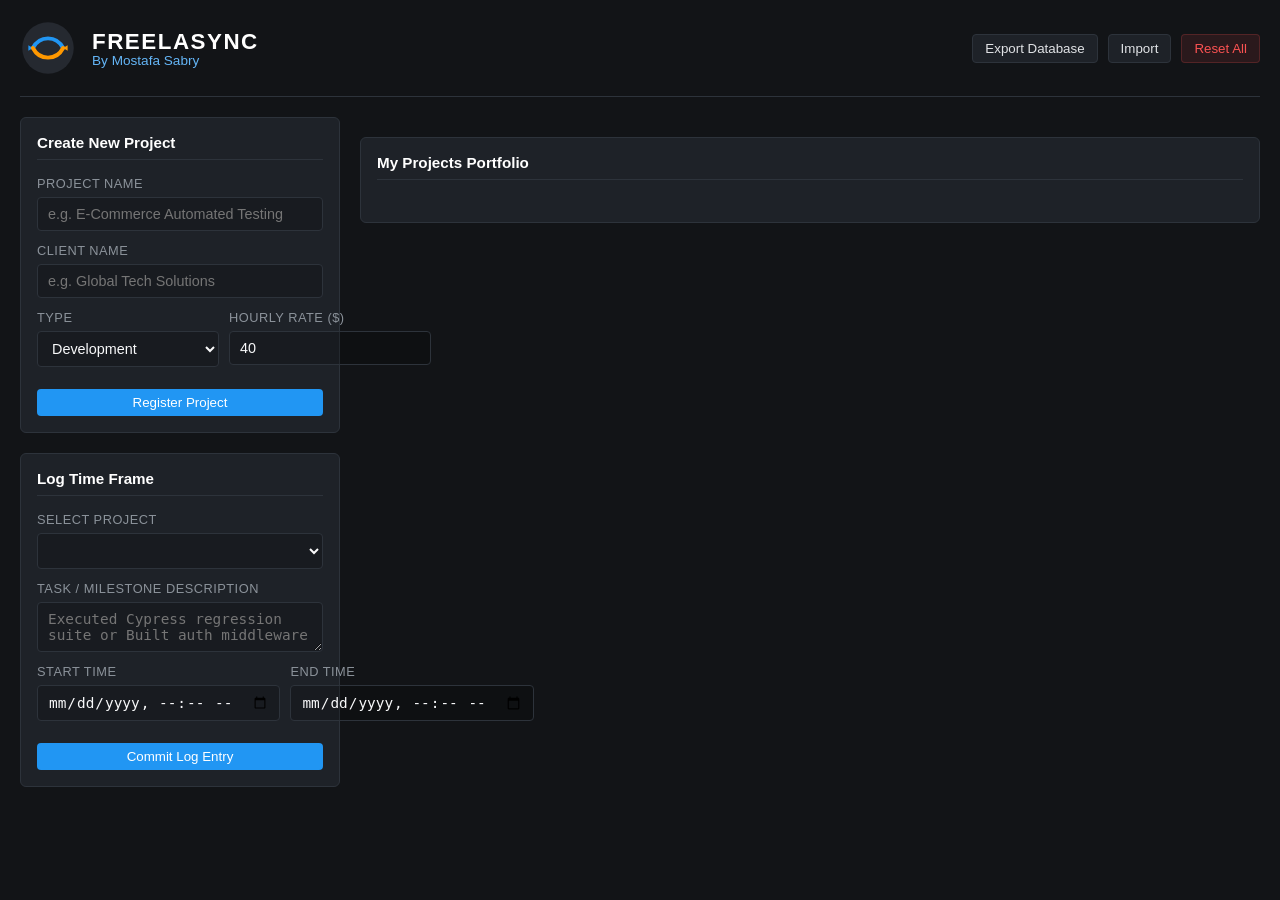
<file: Archive Files - Dashboard Tool/HTML Files/Dashboard Tool 4.html>
<!DOCTYPE html>
<html lang="en">
<head>
    <meta charset="UTF-8">
    <meta name="viewport" content="width=device-width, initial-scale=1.0">
    <title>FREELASYNC | Mostafa Sabry</title>
    <style>
        :root {
            --primary: #121417;
            --secondary: #1e2228;
            --accent: #2196f3;
            --accent-hover: #1976d2;
            --text-main: #e1e3e6;
            --text-muted: #8b929a;
            --border: #2d333b;
            --success: #00e676;
            --warning: #ff9800;
            --logo-blue: #2196f3;
            --logo-orange: #ff9800;
        }

        * { margin: 0; padding: 0; box-sizing: border-box; }
        body { font-family: -apple-system, BlinkMacSystemFont, "Segoe UI", Roboto, Helvetica, Arial, sans-serif; background-color: var(--primary); color: var(--text-main); font-size: 14px; display: flex; flex-direction: column; min-height: 100vh; padding: 20px; }

        button { cursor: pointer; border: none; border-radius: 4px; padding: 6px 12px; font-weight: 500; transition: background 0.2s, color 0.2s; }
        button:hover { opacity: 0.9; }

        /* HEADER LOGO INTEGRATION */
        header { display: flex; align-items: center; justify-content: space-between; padding: 0 0 20px 0; border-bottom: 1px solid var(--border); margin-bottom: 20px; gap: 20px;}

        .brand-container { display: flex; align-items: center; gap: 16px; min-width: 0;}
        .brand-logo-svg { width: 56px; height: 56px; flex-shrink: 0; }
        .app-title-group { display: flex; flex-direction: column;}
        .app-name { font-size: 1.4rem; font-weight: 800; color: #ffffff; text-transform: uppercase; letter-spacing: 1.5px; }
        .creator-tag { font-size: 0.85rem; color: #64b5f6; font-weight: 500; margin-top: -2px; }

        .global-actions { display: flex; gap: 10px; flex-shrink: 0;}
        .btn-header { background: var(--secondary); color: var(--text-main); border: 1px solid var(--border); }
        .btn-header:hover { background: var(--accent); color: white; border-color: transparent;}
        .btn-primary { background-color: var(--accent); color: white; }
        .btn-primary:hover { background-color: var(--accent-hover); }
        .btn-danger { background: rgba(250, 82, 82, 0.1); color: #fa5252; border: 1px solid rgba(250, 82, 82, 0.2);}
        .btn-danger:hover { background: #fa5252; color: white; }

        /* LAYOUT & GENERAL UI */
        main { flex-grow: 1; display: grid; grid-template-columns: minmax(320px, 1fr) 3fr; gap: 20px; }
        @media (max-width: 992px) { main { grid-template-columns: 1fr; } }

        .form-section, .dashboard-section { display: flex; flex-direction: column; gap: 20px; }

        .panel { background-color: var(--secondary); border: 1px solid var(--border); border-radius: 6px; padding: 16px; display: flex; flex-direction: column;}
        .panel-header { display: flex; justify-content: space-between; align-items: center; margin-bottom: 16px; padding-bottom: 8px; border-bottom: 1px solid var(--border); font-size: 0.95rem; font-weight: 600; color: #fff; }

        .form-group { display: flex; flex-direction: column; gap: 6px; margin-bottom: 12px;}
        .form-row { display: grid; grid-template-columns: 1fr 1fr; gap: 10px;}
        label { color: var(--text-muted); font-size: 0.8rem; text-transform: uppercase; letter-spacing: 0.5px; }
        input, select, textarea { background-color: rgba(0, 0, 0, 0.2); border: 1px solid var(--border); color: #f8f9fa; border-radius: 4px; padding: 8px 10px; font-size: 0.9rem;}
        input:focus, select:focus, textarea:focus { outline: 1px solid var(--accent); border-color: transparent;}

        /* DASHBOARD SUMMARY */
        .summary-stats { display: grid; grid-template-columns: repeat(4, 1fr); gap: 12px;}
        @media (max-width: 600px) { .summary-stats { grid-template-columns: 1fr 1fr;} }
        .stat-card { background: rgba(0, 0, 0, 0.15); border: 1px solid var(--border); border-radius: 4px; padding: 12px; display: flex; flex-direction: column; gap: 4px;}
        .stat-label { font-size: 0.7rem; color: var(--text-muted); text-transform: uppercase; }
        .stat-value { font-size: 1.1rem; font-weight: 700; color: #fff; }
        .stat-value.currency { color: var(--success); }

        /* PROJECT LIST & CARDS */
        .project-list { display: flex; flex-direction: column; gap: 16px; margin-top: 10px;}
        .empty-state { text-align: center; color: var(--text-muted); padding: 30px 0; border: 2px dashed var(--border); border-radius: 6px;}

        .proj-card { border-radius: 6px; border: 1px solid var(--border); background-color: rgba(0, 0, 0, 0.1); padding: 14px; position: relative; display: flex; flex-direction: column;}
        .proj-card.status-qa { border-left: 4px solid var(--logo-orange); }
        .proj-card.status-dev { border-left: 4px solid var(--logo-blue); }

        .proj-meta { display: flex; justify-content: space-between; align-items: start; margin-bottom: 10px; }
        .proj-title-group { display: flex; flex-direction: column; gap: 2px; flex-grow: 1; min-width: 0; padding-right: 15px;}
        .proj-name { font-size: 1rem; font-weight: 600; color: #fff; word-wrap: break-word;}
        .proj-client { font-size: 0.8rem; color: var(--text-muted); }

        .proj-actions { display: flex; gap: 8px; flex-shrink: 0;}
        .tag { font-size: 0.65rem; padding: 2px 6px; border-radius: 2px; text-transform: uppercase; font-weight: 700;}
        .tag-qa { background-color: rgba(255, 152, 0, 0.15); color: var(--logo-orange); }
        .tag-dev { background-color: rgba(33, 150, 243, 0.15); color: var(--logo-blue); }

        .proj-metrics { display: flex; justify-content: space-around; background: rgba(0,0,0,0.2); border-radius: 4px; padding: 8px; margin-top: 10px; border-top: 1px solid var(--border);}
        .metric { text-align: center; }
        .metric-label { font-size: 0.65rem; color: var(--text-muted); text-transform: uppercase; }
        .metric-value { font-size: 0.9rem; font-weight: 600; }

        #notification_pane { position: fixed; bottom: 20px; right: 20px; max-width: 300px; display: flex; flex-direction: column; gap: 10px; z-index: 1000; }
        .notify-toast { background: var(--secondary); color: white; padding: 10px 15px; border-radius: 4px; border: 1px solid var(--border); box-shadow: 0 4px 6px rgba(0,0,0,0.3); animation: slideIn 0.3s, fadeOut 0.3s 2.7s; border-left: 4px solid;}
        .notify-toast.error { border-left-color: #fa5252;}
        .notify-toast.success { border-left-color: var(--accent);}
        @keyframes slideIn { from { transform: translateX(100%); } to { transform: translateX(0); } }
        @keyframes fadeOut { from { opacity: 1; } to { opacity: 0; } }
    </style>
</head>
<body>

<header>
    <div class="brand-container">
        <svg class="brand-logo-svg" viewBox="0 0 100 100" fill="none" xmlns="http://www.w3.org/2000/svg">
            <circle cx="50" cy="50" r="46" fill="#252930"/>
            <path d="M 23 50 C 35 27, 65 27, 77 50" stroke="#2196F3" stroke-width="7" stroke-linecap="round" fill="none"/>
            <path d="M 23 50 L 15 45 L 15 55 Z" fill="#2196F3"/>
            <path d="M 23 50 C 35 73, 65 73, 77 50" stroke="#FF9800" stroke-width="7" stroke-linecap="round" fill="none"/>
            <path d="M 77 50 L 85 45 L 85 55 Z" fill="#FF9800"/>
        </svg>
        <div class="app-title-group">
            <div class="app-name">FREELASYNC</div>
            <div class="creator-tag">By Mostafa Sabry</div>
        </div>
    </div>
    <div class="global-actions">
        <button class="btn-header" onclick="App.state.exportData()">Export Database</button>
        <button class="btn-header" onclick="document.getElementById('importFile').click()">Import</button>
        <button class="btn-danger" onclick="App.state.resetDatabase()">Reset All</button>
        <input type="file" id="importFile" style="display:none" onchange="App.state.importData(event)">
    </div>
</header>

<main>
    <div class="form-section">
        <div class="panel" id="project_creation_panel">
            <div class="panel-header">Create New Project</div>
            <form id="projectForm" onsubmit="App.handlers.createProject(event)">
                <div class="form-group">
                    <label for="pName">Project Name</label>
                    <input type="text" id="pName" placeholder="e.g. E-Commerce Automated Testing" required maxlength="100">
                </div>
                <div class="form-group">
                    <label for="pClient">Client Name</label>
                    <input type="text" id="pClient" placeholder="e.g. Global Tech Solutions" required maxlength="100">
                </div>
                <div class="form-row">
                    <div class="form-group">
                        <label for="pType">Type</label>
                        <select id="pType" required>
                            <option value="dev">Development</option>
                            <option value="qa">Software Testing / QA</option>
                        </select>
                    </div>
                    <div class="form-group">
                        <label for="pRate">Hourly Rate ($)</label>
                        <input type="number" id="pRate" min="0" step="1" value="40" required>
                    </div>
                </div>
                <button type="submit" class="btn-primary" style="width: 100%; margin-top: 10px;">Register Project</button>
            </form>
        </div>

        <div class="panel" id="time_logging_panel">
            <div class="panel-header">Log Time Frame</div>
            <form id="logForm" onsubmit="App.handlers.logTime(event)">
                <div class="form-group">
                    <label for="lProjectSelect">Select Project</label>
                    <select id="lProjectSelect" required></select>
                </div>
                <div class="form-group">
                    <label for="lTask">Task / Milestone Description</label>
                    <textarea id="lTask" placeholder="Executed Cypress regression suite or Built auth middleware" required rows="2" maxlength="255"></textarea>
                </div>
                <div class="form-row">
                    <div class="form-group">
                        <label for="lStart">Start Time</label>
                        <input type="datetime-local" id="lStart" required>
                    </div>
                    <div class="form-group">
                        <label for="lEnd">End Time</label>
                        <input type="datetime-local" id="lEnd" required>
                    </div>
                </div>
                <button type="submit" class="btn-primary" style="width: 100%; margin-top: 10px;">Commit Log Entry</button>
            </form>
        </div>
    </div>

    <div class="dashboard-section">
        <div class="summary-stats" id="dashboard_summary"></div>

        <div class="panel">
            <div class="panel-header">My Projects Portfolio</div>
            <div id="project_list" class="project-list"></div>
        </div>
    </div>
</main>

<div id="notification_pane"></div>

<script>
"use strict";

const App = (() => {

    const DB_KEY = "freelasync_msry_db_v3";

    let _db = {
        config: {
            creator: "Mostafa Sabry",
            app: "FREELASYNC",
            exportTime: null
        },
        metadata: {
            createdCount: 0,
            logCount: 0
        },
        projects: []
    };

    const ui = {
        dom: {
            projectForm: document.getElementById('projectForm'),
            logForm: document.getElementById('logForm'),
            projectSelect: document.getElementById('lProjectSelect'),
            summary: document.getElementById('dashboard_summary'),
            projectList: document.getElementById('project_list'),
            notifyPane: document.getElementById('notification_pane'),
            btnLogCommit: document.querySelector('#logForm button[type=submit]')
        },

        showNotify: (message, type = 'success') => {
            const toast = document.createElement('div');
            toast.className = `notify-toast ${type}`;
            toast.innerText = message;
            ui.dom.notifyPane.appendChild(toast);
            setTimeout(() => toast.remove(), 3000);
        },

        calcHours: (start, end) => {
            const ms = new Date(end) - new Date(start);
            return parseFloat((ms / (1000 * 60 * 60)).toFixed(2));
        },

        formatMoney: (amount) => {
            return new Intl.NumberFormat('en-US', { style: 'currency', currency: 'USD' }).format(amount);
        },

        validateLog: (start, end) => {
            const startTime = new Date(start);
            const endTime = new Date(end);
            const now = new Date();

            if (isNaN(startTime.getTime()) || isNaN(endTime.getTime())) { return {ok: false, msg: "Invalid dates provided."}; }
            if (endTime <= startTime) { return {ok: false, msg: "End time must be after start time."}; }
            if (endTime > now) { return {ok: false, msg: "Logs cannot be committed for the future."}; }
            return {ok: true};
        }
    };

    const state = {
        load: () => {
            const raw = localStorage.getItem(DB_KEY);
            if (!raw) return;
            try {
                _db = JSON.parse(raw);
                state.syncLogSelect();
                state.refreshDashboard();
                ui.showNotify("Database loaded.", 'success');
            } catch (e) {
                ui.showNotify("Error loading stored data.", 'error');
            }
        },

        save: () => {
            localStorage.setItem(DB_KEY, JSON.stringify(_db));
            state.refreshDashboard();
        },

        resetDatabase: () => {
            if (!confirm("Delete all projects and logs permanently?")) return;
            localStorage.removeItem(DB_KEY);
            location.reload();
        },

        addProject: (pData) => {
            const pid = `P-${String(++_db.metadata.createdCount).padStart(4, '0')}`;
            _db.projects.push({
                ...pData,
                id: pid,
                totalHours: 0,
                totalEarnings: 0,
                logs: []
            });
            state.syncLogSelect(pid);
            state.save();
            ui.showNotify(`Project [${pData.name}] initialized.`);
        },

        deleteProject: (pid) => {
            if (!confirm(`Remove project [${pid}] and all associated logs?`)) return;
            _db.projects = _db.projects.filter(p => p.id !== pid);
            state.syncLogSelect();
            state.save();
            ui.showNotify(`Project deleted.`);
        },

        addLogEntry: (pid, logData) => {
            const project = _db.projects.find(p => p.id === pid);
            if (!project) return;

            const hours = ui.calcHours(logData.start, logData.end);
            const earnings = hours * project.rate;

            const lid = `L-${String(++_db.metadata.logCount).padStart(6, '0')}`;
            
            project.logs.push({
                ...logData,
                id: lid,
                hours: hours,
                earnings: earnings
            });

            project.totalHours = parseFloat((project.totalHours + hours).toFixed(2));
            project.totalEarnings += earnings;

            state.save();
            ui.showNotify(`Logged ${hours} hrs to [${project.name}].`);
        },

        syncLogSelect: (selectedPid = null) => {
            if (_db.projects.length === 0) {
                ui.dom.projectSelect.innerHTML = '<option value="">(No Projects Registered)</option>';
                ui.dom.projectSelect.disabled = true;
                ui.dom.btnLogCommit.disabled = true;
                return;
            }

            ui.dom.projectSelect.disabled = false;
            ui.dom.btnLogCommit.disabled = false;
            ui.dom.projectSelect.innerHTML = _db.projects.map(p => 
                `<option value="${p.id}" ${p.id === selectedPid ? 'selected' : ''}>[${p.id}] ${p.name}</option>`
            ).join('');
        },

        refreshDashboard: () => {
            state.renderSummary();
            state.renderProjects();
        },

        renderSummary: () => {
            const totalHours = _db.projects.reduce((sum, p) => sum + p.totalHours, 0).toFixed(2);
            const totalEarnings = _db.projects.reduce((sum, p) => sum + p.totalEarnings, 0);

            ui.dom.summary.innerHTML = `
                <div class="stat-card">
                    <div class="stat-label">Registered Projects</div>
                    <div class="stat-value">${_db.projects.length}</div>
                </div>
                <div class="stat-card">
                    <div class="stat-label">Total Time Commited</div>
                    <div class="stat-value">${totalHours} Hrs</div>
                </div>
                <div class="stat-card">
                    <div class="stat-label">Estimated Gross Revenue</div>
                    <div class="stat-value currency">${ui.formatMoney(totalEarnings)}</div>
                </div>
                 <div class="stat-card">
                    <div class="stat-label">Total Tasks Logged</div>
                    <div class="stat-value">${_db.projects.reduce((sum, p) => sum + p.logs.length, 0)}</div>
                </div>
            `;
        },

        renderProjects: () => {
            if (_db.projects.length === 0) {
                ui.dom.projectList.innerHTML = `<div class="empty-state">No active projects in portfolio. Register a project on the left to begin tracking.</div>`;
                return;
            }

            ui.dom.projectList.innerHTML = _db.projects.map(p => {
                const typeName = p.type === 'dev' ? 'Development' : 'QA / Testing';
                const tagClass = p.type === 'qa' ? 'tag-qa' : 'tag-dev';
                const statusClass = p.type === 'qa' ? 'status-qa' : 'status-dev';

                return `
                    <div class="proj-card ${statusClass}">
                        <div class="proj-meta">
                            <div class="proj-title-group">
                                <span class="proj-name">${p.name}</span>
                                <span class="proj-client">${p.client}</span>
                            </div>
                            <div class="proj-actions">
                                <span class="tag ${tagClass}">${typeName}</span>
                                <button class="btn-primary" onclick="App.reports.generateHtmlReport('${p.id}')">Report</button>
                                <button class="btn-danger" onclick="App.state.deleteProject('${p.id}')">x</button>
                            </div>
                        </div>
                        <div class="proj-metrics">
                            <div class="metric">
                                <div class="metric-value">$${p.rate}/hr</div>
                                <div class="metric-label">Rate</div>
                            </div>
                             <div class="metric">
                                <div class="metric-value">${p.logs.length}</div>
                                <div class="metric-label">Logs</div>
                            </div>
                            <div class="metric">
                                <div class="metric-value">${p.totalHours.toFixed(2)} Hrs</div>
                                <div class="metric-label">Time</div>
                            </div>
                            <div class="metric">
                                <div class="metric-value" style="color: var(--success);">${ui.formatMoney(p.totalEarnings)}</div>
                                <div class="metric-label">Revenue</div>
                            </div>
                        </div>
                    </div>
                `;
            }).join('');
        },

        exportData: () => {
            _db.config.exportTime = new Date().toISOString();
            const dataStr = "data:text/json;charset=utf-8," + encodeURIComponent(JSON.stringify(_db, null, 2));
            const a = document.createElement('a');
            a.setAttribute("href", dataStr);
            a.setAttribute("download", `freelasync_backup_${_db.config.exportTime.split('T')[0]}.json`);
            a.click();
            ui.showNotify("Backup exported.");
        },

        importData: (event) => {
            const file = event.target.files[0];
            if (!file) return;

            const reader = new FileReader();
            reader.onload = (e) => {
                try {
                    const imported = JSON.parse(e.target.result);
                    if (!imported.projects) throw new Error("Invalid structure");
                    _db = imported;
                    state.syncLogSelect();
                    state.save();
                    ui.showNotify("Database restored successfully.", 'success');
                } catch (err) {
                    ui.showNotify("Invalid database file format.", 'error');
                }
            };
            reader.readAsText(file);
        }
    };

    const handlers = {
        createProject: (e) => {
            e.preventDefault();
            const pName = document.getElementById('pName').value.trim();
            const pClient = document.getElementById('pClient').value.trim();
            const pType = document.getElementById('pType').value;
            const pRate = parseInt(document.getElementById('pRate').value, 10);

            if (!pName || !pClient || isNaN(pRate) || pRate < 0) return;

            state.addProject({ name: pName, client: pClient, type: pType, rate: pRate });
            ui.dom.projectForm.reset();
        },

        logTime: (e) => {
            e.preventDefault();
            const pid = ui.dom.projectSelect.value;
            const task = document.getElementById('lTask').value.trim();
            const startStr = document.getElementById('lStart').value;
            const endStr = document.getElementById('lEnd').value;

            const check = ui.validateLog(startStr, endStr);
            if (!check.ok) {
                ui.showNotify(check.msg, 'error');
                return;
            }

            state.addLogEntry(pid, { task: task, start: startStr, end: endStr });
            ui.dom.logForm.reset();
            state.syncLogSelect(pid);
        }
    };

    const reports = {
        generateHtmlReport: (pid) => {
            const project = _db.projects.find(p => p.id === pid);
            if (!project) return;

            const totalHours = project.totalHours.toFixed(2);
            const totalRevenue = ui.formatMoney(project.totalEarnings);
            const typeName = project.type === 'dev' ? 'Development' : 'QA / Software Testing';
            const timestamp = new Date().toLocaleString('en-US');

            let htmlStream = `<!DOCTYPE html>
<html lang="en">
<head>
<meta charset="UTF-8">
<title>Work Report: ${project.name} - Mostafa Sabry</title>
<style>
    body { font-family: -apple-system, system-ui, Arial, sans-serif; padding: 40px; color: #1a1b1e; background: #fff; font-size: 14px;}
    header { display: flex; justify-content: space-between; align-items: center; border-bottom: 2px solid #2196F3; padding-bottom: 20px; margin-bottom: 30px; }
    .brand { display: flex; align-items: center; gap: 15px; }
    .logo { width: 48px; height: 48px; }
    h1 { margin: 0; font-size: 1.4rem; font-weight: 800; color: #121417; text-transform: uppercase;}
    .client { font-size: 0.9rem; color: #666;}
    
    .meta-blocks { display: grid; grid-template-columns: repeat(3, 1fr); gap: 20px; margin-bottom: 30px; }
    .block { background: #f8f9fa; border: 1px solid #e9ecef; border-radius: 4px; padding: 15px; text-align: center;}
    .bl-label { font-size: 0.75rem; text-transform: uppercase; color: #777; margin-bottom: 4px;}
    .bl-val { font-size: 1.3rem; font-weight: 700; color: #1a1b1e;}
    .bl-val.revenue { color: #FF9800;}

    table { width: 100%; border-collapse: collapse; margin-top: 10px; border: 1px solid #e9ecef;}
    th { background-color: #f8f9fa; color: #555; text-transform: uppercase; font-size: 0.7rem; padding: 10px; text-align: left; border-bottom: 1px solid #e9ecef; }
    td { padding: 10px; border-bottom: 1px solid #e9ecef; }
    .footer { margin-top: 40px; padding-top: 15px; border-top: 1px solid #eee; text-align: center; color: #777; font-size: 0.85rem;}
</style>
</head>
<body>
    <header>
        <div class="brand">
            <svg class="logo" viewBox="0 0 100 100" fill="none" xmlns="http://www.w3.org/2000/svg">
                <circle cx="50" cy="50" r="46" fill="#252930"/>
                <path d="M 23 50 C 35 27, 65 27, 77 50" stroke="#2196F3" stroke-width="7" stroke-linecap="round" fill="none"/>
                <path d="M 23 50 L 15 45 L 15 55 Z" fill="#2196F3"/>
                <path d="M 23 50 C 35 73, 65 73, 77 50" stroke="#FF9800" stroke-width="7" stroke-linecap="round" fill="none"/>
                <path d="M 77 50 L 85 45 L 85 55 Z" fill="#FF9800"/>
            </svg>
            <div>
                <h1>FREELASYNC Report</h1>
                <div class="client"><strong>${project.name}</strong> (${typeName}) | Client: ${project.client}</div>
            </div>
        </div>
        <div style="text-align: right; font-size: 0.8rem; color: #777;">Generated: ${timestamp}</div>
    </header>

    <div class="meta-blocks">
        <div class="block"><div class="bl-label">Hourly Rate</div><div class="bl-val">$${project.rate}/hr</div></div>
        <div class="block"><div class="bl-label">Total Hours Logged</div><div class="bl-val">${totalHours} Hrs</div></div>
        <div class="block"><div class="bl-label">Total Accrued</div><div class="bl-val revenue">${totalRevenue}</div></div>
    </div>

    <h2>Detailed Milestone & Task Logs</h2>
    <table>
        <thead>
            <tr>
                <th>Task / Milestone Description</th>
                <th>Time Window</th>
                <th>Duration</th>
                <th>Subtotal</th>
            </tr>
        </thead>
        <tbody>
            ${project.logs.map(l => `
                <tr>
                    <td>${l.task}</td>
                    <td>${new Date(l.start).toLocaleString()} - ${new Date(l.end).toLocaleTimeString([], {hour:'2-digit', minute:'2-digit'})}</td>
                    <td>${l.hours} Hrs</td>
                    <td>${ui.formatMoney(l.earnings)}</td>
                </tr>
            `).join('')}
        </tbody>
    </table>

    <div class="footer">
        FREELASYNC Project Report • <strong>By Mostafa Sabry</strong>
    </div>
</body>
</html>`;

            const blob = new Blob([htmlStream], { type: "text/html;charset=utf-8" });
            const url = URL.createObjectURL(blob);
            const link = document.createElement("a");
            link.setAttribute("href", url);
            link.setAttribute("download", `Report_${project.name.replace(/\s+/g, '_')}.html`);
            link.click();
            URL.revokeObjectURL(url);
            ui.showNotify(`Report generated for [${project.name}].`);
        }
    };

    return { init: state.load, state, handlers, reports };
})();

window.addEventListener('DOMContentLoaded', App.init);
</script>
</body>
</html>
</file>
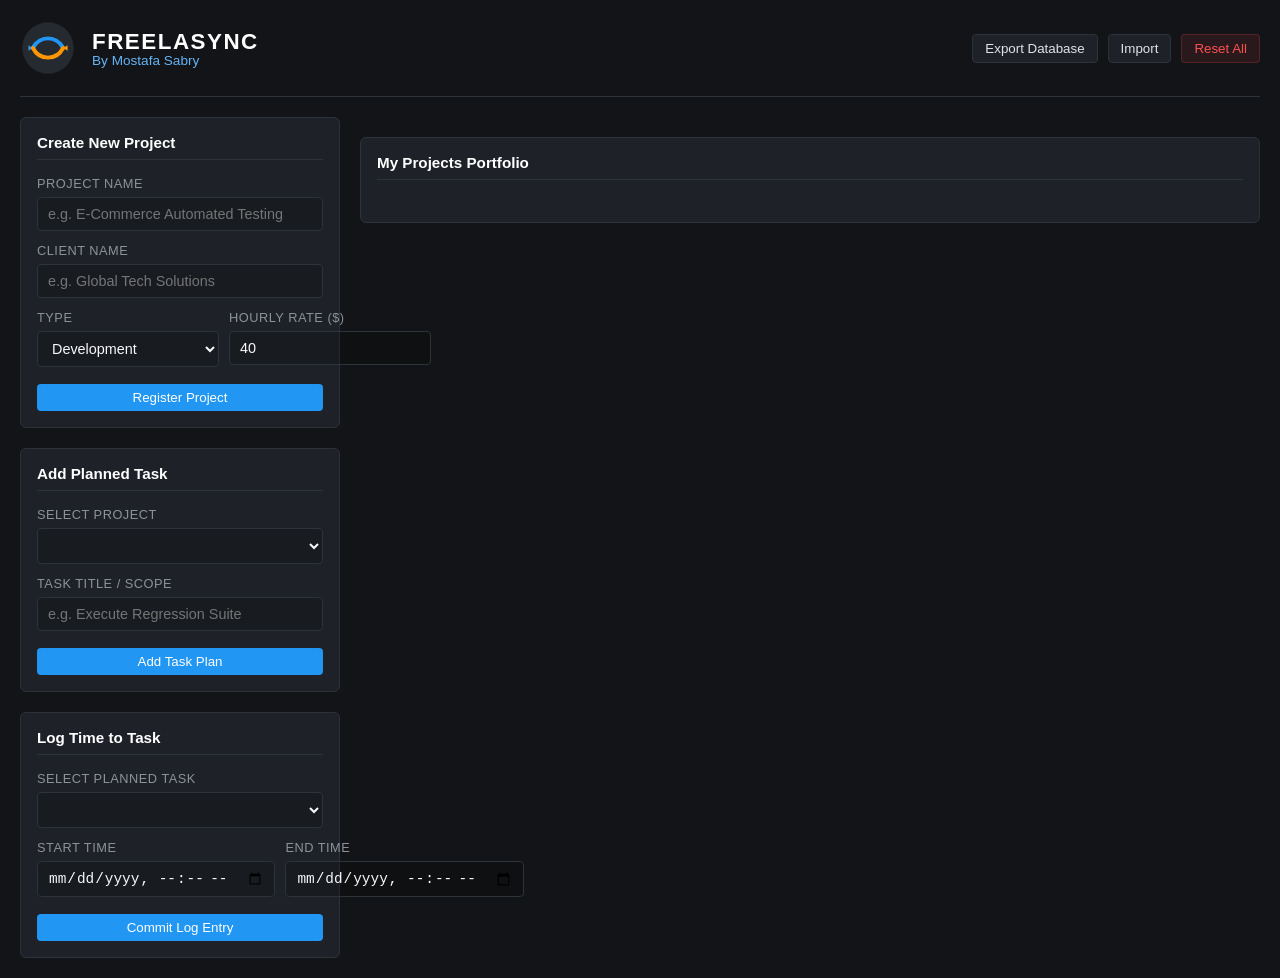
<file: Archive Files - Dashboard Tool/HTML Files/Dashboard Tool 5.html>
<!DOCTYPE html>
<html lang="en">
<head>
    <meta charset="UTF-8">
    <meta name="viewport" content="width=device-width, initial-scale=1.0">
    <title>FREELASYNC | Mostafa Sabry</title>
    <style>
        :root {
            --primary: #121417;
            --secondary: #1e2228;
            --accent: #2196f3;
            --accent-hover: #1976d2;
            --text-main: #e1e3e6;
            --text-muted: #8b929a;
            --border: #2d333b;
            --success: #00e676;
            --warning: #ff9800;
            --logo-blue: #2196f3;
            --logo-orange: #ff9800;
        }

        * { margin: 0; padding: 0; box-sizing: border-box; }
        body { font-family: -apple-system, BlinkMacSystemFont, "Segoe UI", Roboto, Helvetica, Arial, sans-serif; background-color: var(--primary); color: var(--text-main); font-size: 14px; display: flex; flex-direction: column; min-height: 100vh; padding: 20px; }

        button { cursor: pointer; border: none; border-radius: 4px; padding: 6px 12px; font-weight: 500; transition: background 0.2s, color 0.2s; }
        button:hover { opacity: 0.9; }

        header { display: flex; align-items: center; justify-content: space-between; padding: 0 0 20px 0; border-bottom: 1px solid var(--border); margin-bottom: 20px; gap: 20px;}

        .brand-container { display: flex; align-items: center; gap: 16px; min-width: 0;}
        .brand-logo-svg { width: 56px; height: 56px; flex-shrink: 0; }
        .app-title-group { display: flex; flex-direction: column;}
        .app-name { font-size: 1.4rem; font-weight: 800; color: #ffffff; text-transform: uppercase; letter-spacing: 1.5px; }
        .creator-tag { font-size: 0.85rem; color: #64b5f6; font-weight: 500; margin-top: -2px; }

        .global-actions { display: flex; gap: 10px; flex-shrink: 0;}
        .btn-header { background: var(--secondary); color: var(--text-main); border: 1px solid var(--border); }
        .btn-header:hover { background: var(--accent); color: white; border-color: transparent;}
        .btn-primary { background-color: var(--accent); color: white; }
        .btn-primary:hover { background-color: var(--accent-hover); }
        .btn-secondary { background-color: var(--border); color: white; }
        .btn-danger { background: rgba(250, 82, 82, 0.1); color: #fa5252; border: 1px solid rgba(250, 82, 82, 0.2);}
        .btn-danger:hover { background: #fa5252; color: white; }
        .btn-sm { padding: 3px 8px; font-size: 0.75rem; }

        main { flex-grow: 1; display: grid; grid-template-columns: minmax(320px, 1fr) 3fr; gap: 20px; }
        @media (max-width: 992px) { main { grid-template-columns: 1fr; } }

        .form-section, .dashboard-section { display: flex; flex-direction: column; gap: 20px; }

        .panel { background-color: var(--secondary); border: 1px solid var(--border); border-radius: 6px; padding: 16px; display: flex; flex-direction: column;}
        .panel-header { display: flex; justify-content: space-between; align-items: center; margin-bottom: 16px; padding-bottom: 8px; border-bottom: 1px solid var(--border); font-size: 0.95rem; font-weight: 600; color: #fff; }

        .form-group { display: flex; flex-direction: column; gap: 6px; margin-bottom: 12px;}
        .form-row { display: grid; grid-template-columns: 1fr 1fr; gap: 10px;}
        label { color: var(--text-muted); font-size: 0.8rem; text-transform: uppercase; letter-spacing: 0.5px; }
        input, select, textarea { background-color: rgba(0, 0, 0, 0.2); border: 1px solid var(--border); color: #f8f9fa; border-radius: 4px; padding: 8px 10px; font-size: 0.9rem;}
        input:focus, select:focus, textarea:focus { outline: 1px solid var(--accent); border-color: transparent;}

        .summary-stats { display: grid; grid-template-columns: repeat(4, 1fr); gap: 12px;}
        @media (max-width: 600px) { .summary-stats { grid-template-columns: 1fr 1fr;} }
        .stat-card { background: rgba(0, 0, 0, 0.15); border: 1px solid var(--border); border-radius: 4px; padding: 12px; display: flex; flex-direction: column; gap: 4px;}
        .stat-label { font-size: 0.7rem; color: var(--text-muted); text-transform: uppercase; }
        .stat-value { font-size: 1.1rem; font-weight: 700; color: #fff; }
        .stat-value.currency { color: var(--success); }

        .project-list { display: flex; flex-direction: column; gap: 16px; margin-top: 10px;}
        .empty-state { text-align: center; color: var(--text-muted); padding: 30px 0; border: 2px dashed var(--border); border-radius: 6px;}

        .proj-card { border-radius: 6px; border: 1px solid var(--border); background-color: rgba(0, 0, 0, 0.1); padding: 16px; display: flex; flex-direction: column; gap: 12px;}
        .proj-card.status-qa { border-left: 4px solid var(--logo-orange); }
        .proj-card.status-dev { border-left: 4px solid var(--logo-blue); }

        .proj-meta { display: flex; justify-content: space-between; align-items: start; }
        .proj-title-group { display: flex; flex-direction: column; gap: 2px; flex-grow: 1; min-width: 0; padding-right: 15px;}
        .proj-name { font-size: 1.1rem; font-weight: 700; color: #fff; word-wrap: break-word;}
        .proj-client { font-size: 0.85rem; color: var(--text-muted); }

        .proj-actions { display: flex; gap: 8px; flex-shrink: 0; align-items: center;}
        .tag { font-size: 0.65rem; padding: 2px 6px; border-radius: 2px; text-transform: uppercase; font-weight: 700;}
        .tag-qa { background-color: rgba(255, 152, 0, 0.15); color: var(--logo-orange); }
        .tag-dev { background-color: rgba(33, 150, 243, 0.15); color: var(--logo-blue); }

        .task-list { display: flex; flex-direction: column; gap: 10px; background: rgba(0,0,0,0.2); border: 1px solid var(--border); border-radius: 4px; padding: 12px; }
        .task-list-title { font-size: 0.8rem; font-weight: 700; text-transform: uppercase; color: var(--text-muted); border-bottom: 1px solid var(--border); padding-bottom: 6px; display: flex; justify-content: space-between; align-items: center;}
        
        .task-item { background: var(--secondary); border: 1px solid var(--border); border-radius: 4px; padding: 10px; display: flex; flex-direction: column; gap: 8px; }
        .task-header { display: flex; justify-content: space-between; align-items: center; }
        .task-title { font-weight: 600; color: #fff; font-size: 0.95rem; }
        .task-ctrls { display: flex; gap: 6px; }

        .log-entries { display: flex; flex-direction: column; gap: 6px; padding-left: 10px; border-left: 2px solid var(--border); margin-top: 4px; }
        .log-row { display: flex; justify-content: space-between; align-items: center; background: rgba(0,0,0,0.15); padding: 6px 8px; border-radius: 3px; font-size: 0.85rem; }
        .log-time { color: var(--text-muted); font-size: 0.75rem; }

        .proj-metrics { display: flex; justify-content: space-around; background: rgba(0,0,0,0.2); border-radius: 4px; padding: 8px; border-top: 1px solid var(--border);}
        .metric { text-align: center; }
        .metric-label { font-size: 0.65rem; color: var(--text-muted); text-transform: uppercase; }
        .metric-value { font-size: 0.9rem; font-weight: 600; }

        /* MODAL */
        .modal-overlay { position: fixed; top: 0; left: 0; width: 100vw; height: 100vh; background: rgba(0,0,0,0.7); display: flex; justify-content: center; align-items: center; z-index: 2000; visibility: hidden; opacity: 0; transition: all 0.2s; }
        .modal-overlay.active { visibility: visible; opacity: 1; }
        .modal { background: var(--secondary); border: 1px solid var(--border); border-radius: 6px; width: 450px; max-width: 90vw; padding: 20px; display: flex; flex-direction: column; gap: 15px; }
        .modal-title { font-size: 1.1rem; font-weight: 700; color: #fff; }

        #notification_pane { position: fixed; bottom: 20px; right: 20px; max-width: 300px; display: flex; flex-direction: column; gap: 10px; z-index: 3000; }
        .notify-toast { background: var(--secondary); color: white; padding: 10px 15px; border-radius: 4px; border: 1px solid var(--border); box-shadow: 0 4px 6px rgba(0,0,0,0.3); animation: slideIn 0.3s, fadeOut 0.3s 2.7s; border-left: 4px solid;}
        .notify-toast.error { border-left-color: #fa5252;}
        .notify-toast.success { border-left-color: var(--accent);}
        @keyframes slideIn { from { transform: translateX(100%); } to { transform: translateX(0); } }
        @keyframes fadeOut { from { opacity: 1; } to { opacity: 0; } }
    </style>
</head>
<body>

<header>
    <div class="brand-container">
        <svg class="brand-logo-svg" viewBox="0 0 100 100" fill="none" xmlns="http://www.w3.org/2000/svg">
            <circle cx="50" cy="50" r="46" fill="#252930"/>
            <path d="M 23 50 C 35 27, 65 27, 77 50" stroke="#2196F3" stroke-width="7" stroke-linecap="round" fill="none"/>
            <path d="M 23 50 L 15 45 L 15 55 Z" fill="#2196F3"/>
            <path d="M 23 50 C 35 73, 65 73, 77 50" stroke="#FF9800" stroke-width="7" stroke-linecap="round" fill="none"/>
            <path d="M 77 50 L 85 45 L 85 55 Z" fill="#FF9800"/>
        </svg>
        <div class="app-title-group">
            <div class="app-name">FREELASYNC</div>
            <div class="creator-tag">By Mostafa Sabry</div>
        </div>
    </div>
    <div class="global-actions">
        <button class="btn-header" onclick="App.state.exportData()">Export Database</button>
        <button class="btn-header" onclick="document.getElementById('importFile').click()">Import</button>
        <button class="btn-danger" onclick="App.state.resetDatabase()">Reset All</button>
        <input type="file" id="importFile" style="display:none" onchange="App.state.importData(event)">
    </div>
</header>

<main>
    <div class="form-section">
        <div class="panel">
            <div class="panel-header">Create New Project</div>
            <form id="projectForm" onsubmit="App.handlers.createProject(event)">
                <div class="form-group">
                    <label for="pName">Project Name</label>
                    <input type="text" id="pName" placeholder="e.g. E-Commerce Automated Testing" required maxlength="100">
                </div>
                <div class="form-group">
                    <label for="pClient">Client Name</label>
                    <input type="text" id="pClient" placeholder="e.g. Global Tech Solutions" required maxlength="100">
                </div>
                <div class="form-row">
                    <div class="form-group">
                        <label for="pType">Type</label>
                        <select id="pType" required>
                            <option value="dev">Development</option>
                            <option value="qa">Software Testing / QA</option>
                        </select>
                    </div>
                    <div class="form-group">
                        <label for="pRate">Hourly Rate ($)</label>
                        <input type="number" id="pRate" min="0" step="1" value="40" required>
                    </div>
                </div>
                <button type="submit" class="btn-primary" style="width: 100%; margin-top: 5px;">Register Project</button>
            </form>
        </div>

        <div class="panel">
            <div class="panel-header">Add Planned Task</div>
            <form id="taskForm" onsubmit="App.handlers.createTask(event)">
                <div class="form-group">
                    <label for="tProjectSelect">Select Project</label>
                    <select id="tProjectSelect" required></select>
                </div>
                <div class="form-group">
                    <label for="tTitle">Task Title / Scope</label>
                    <input type="text" id="tTitle" placeholder="e.g. Execute Regression Suite" required maxlength="150">
                </div>
                <button type="submit" class="btn-primary" style="width: 100%; margin-top: 5px;">Add Task Plan</button>
            </form>
        </div>

        <div class="panel">
            <div class="panel-header">Log Time to Task</div>
            <form id="logForm" onsubmit="App.handlers.logTime(event)">
                <div class="form-group">
                    <label for="lTaskSelect">Select Planned Task</label>
                    <select id="lTaskSelect" required></select>
                </div>
                <div class="form-row">
                    <div class="form-group">
                        <label for="lStart">Start Time</label>
                        <input type="datetime-local" id="lStart" required>
                    </div>
                    <div class="form-group">
                        <label for="lEnd">End Time</label>
                        <input type="datetime-local" id="lEnd" required>
                    </div>
                </div>
                <button type="submit" class="btn-primary" style="width: 100%; margin-top: 5px;">Commit Log Entry</button>
            </form>
        </div>
    </div>

    <div class="dashboard-section">
        <div class="summary-stats" id="dashboard_summary"></div>

        <div class="panel">
            <div class="panel-header">My Projects Portfolio</div>
            <div id="project_list" class="project-list"></div>
        </div>
    </div>
</main>

<div class="modal-overlay" id="editModal">
    <div class="modal">
        <div class="modal-title" id="modalTitle">Edit Item</div>
        <div id="modalBody"></div>
        <div style="display:flex; justify-content: flex-end; gap: 8px;">
            <button class="btn-secondary" onclick="App.ui.closeModal()">Cancel</button>
            <button class="btn-primary" id="modalSaveBtn">Save Changes</button>
        </div>
    </div>
</div>

<div id="notification_pane"></div>

<script>
"use strict";

const App = (() => {
    const DB_KEY = "freelasync_msry_db_v4";

    let _db = {
        config: { creator: "Mostafa Sabry", app: "FREELASYNC" },
        metadata: { createdCount: 0, taskCount: 0, logCount: 0 },
        projects: []
    };

    const ui = {
        dom: {
            projectForm: document.getElementById('projectForm'),
            taskForm: document.getElementById('taskForm'),
            logForm: document.getElementById('logForm'),
            projectSelect: document.getElementById('tProjectSelect'),
            taskSelect: document.getElementById('lTaskSelect'),
            summary: document.getElementById('dashboard_summary'),
            projectList: document.getElementById('project_list'),
            notifyPane: document.getElementById('notification_pane'),
            editModal: document.getElementById('editModal'),
            modalTitle: document.getElementById('modalTitle'),
            modalBody: document.getElementById('modalBody'),
            modalSaveBtn: document.getElementById('modalSaveBtn')
        },

        showNotify: (message, type = 'success') => {
            const toast = document.createElement('div');
            toast.className = `notify-toast ${type}`;
            toast.innerText = message;
            ui.dom.notifyPane.appendChild(toast);
            setTimeout(() => toast.remove(), 3000);
        },

        openModal: (title, bodyHtml, onSave) => {
            ui.dom.modalTitle.innerText = title;
            ui.dom.modalBody.innerHTML = bodyHtml;
            ui.dom.modalSaveBtn.onclick = onSave;
            ui.dom.editModal.classList.add('active');
        },

        closeModal: () => {
            ui.dom.editModal.classList.remove('active');
        },

        calcHours: (start, end) => {
            const ms = new Date(end) - new Date(start);
            return parseFloat((ms / (1000 * 60 * 60)).toFixed(2));
        },

        formatMoney: (amount) => {
            return new Intl.NumberFormat('en-US', { style: 'currency', currency: 'USD' }).format(amount);
        },

        validateLog: (start, end) => {
            const startTime = new Date(start);
            const endTime = new Date(end);
            if (isNaN(startTime.getTime()) || isNaN(endTime.getTime())) return {ok: false, msg: "Invalid dates."};
            if (endTime <= startTime) return {ok: false, msg: "End time must be after start time."};
            return {ok: true};
        }
    };

    const state = {
        load: () => {
            const raw = localStorage.getItem(DB_KEY);
            if (!raw) return;
            try {
                _db = JSON.parse(raw);
                state.syncDropdowns();
                state.refreshDashboard();
            } catch (e) {
                ui.showNotify("Error loading stored data.", 'error');
            }
        },

        save: () => {
            localStorage.setItem(DB_KEY, JSON.stringify(_db));
            state.refreshDashboard();
        },

        resetDatabase: () => {
            if (!confirm("Delete all projects, tasks, and logs permanently?")) return;
            localStorage.removeItem(DB_KEY);
            location.reload();
        },

        addProject: (pData) => {
            const pid = `P-${String(++_db.metadata.createdCount).padStart(4, '0')}`;
            _db.projects.push({ ...pData, id: pid, tasks: [] });
            state.syncDropdowns(pid);
            state.save();
            ui.showNotify(`Project [${pData.name}] initialized.`);
        },

        editProject: (pid) => {
            const p = _db.projects.find(x => x.id === pid);
            if (!p) return;
            const html = `
                <div class="form-group"><label>Project Name</label><input type="text" id="mPName" value="${p.name}"></div>
                <div class="form-group"><label>Client Name</label><input type="text" id="mPClient" value="${p.client}"></div>
                <div class="form-group"><label>Hourly Rate ($)</label><input type="number" id="mPRate" value="${p.rate}"></div>
            `;
            ui.openModal("Edit Project", html, () => {
                p.name = document.getElementById('mPName').value.trim() || p.name;
                p.client = document.getElementById('mPClient').value.trim() || p.client;
                p.rate = parseFloat(document.getElementById('mPRate').value) || p.rate;
                ui.closeModal();
                state.save();
                ui.showNotify("Project updated.");
            });
        },

        deleteProject: (pid) => {
            if (!confirm(`Remove project [${pid}] and all attached tasks/logs?`)) return;
            _db.projects = _db.projects.filter(p => p.id !== pid);
            state.syncDropdowns();
            state.save();
            ui.showNotify("Project deleted.");
        },

        addTask: (pid, title) => {
            const project = _db.projects.find(p => p.id === pid);
            if (!project) return;
            const tid = `T-${String(++_db.metadata.taskCount).padStart(5, '0')}`;
            project.tasks.push({ id: tid, title: title, logs: [] });
            state.syncDropdowns(pid, tid);
            state.save();
            ui.showNotify(`Task added to [${project.name}].`);
        },

        editTask: (pid, tid) => {
            const project = _db.projects.find(p => p.id === pid);
            const task = project ? project.tasks.find(t => t.id === tid) : null;
            if (!task) return;

            const html = `<div class="form-group"><label>Task Title</label><input type="text" id="mTTitle" value="${task.title}"></div>`;
            ui.openModal("Edit Task", html, () => {
                task.title = document.getElementById('mTTitle').value.trim() || task.title;
                ui.closeModal();
                state.save();
                ui.showNotify("Task updated.");
            });
        },

        deleteTask: (pid, tid) => {
            if (!confirm("Delete this planned task and all its logged time entries?")) return;
            const project = _db.projects.find(p => p.id === pid);
            if (!project) return;
            project.tasks = project.tasks.filter(t => t.id !== tid);
            state.syncDropdowns(pid);
            state.save();
            ui.showNotify("Task deleted.");
        },

        addLog: (tid, start, end) => {
            let foundTask = null;
            let foundProject = null;

            for (const p of _db.projects) {
                const t = p.tasks.find(x => x.id === tid);
                if (t) { foundTask = t; foundProject = p; break; }
            }

            if (!foundTask) return;

            const hours = ui.calcHours(start, end);
            const lid = `L-${String(++_db.metadata.logCount).padStart(6, '0')}`;

            foundTask.logs.push({ id: lid, start: start, end: end, hours: hours });
            state.save();
            ui.showNotify(`Logged ${hours} hrs to task.`);
        },

        editLog: (pid, tid, lid) => {
            const project = _db.projects.find(p => p.id === pid);
            const task = project ? project.tasks.find(t => t.id === tid) : null;
            const log = task ? task.logs.find(l => l.id === lid) : null;
            if (!log) return;

            const html = `
                <div class="form-group"><label>Start Time</label><input type="datetime-local" id="mLStart" value="${log.start}"></div>
                <div class="form-group"><label>End Time</label><input type="datetime-local" id="mLEnd" value="${log.end}"></div>
            `;
            ui.openModal("Edit Log Time Frame", html, () => {
                const start = document.getElementById('mLStart').value;
                const end = document.getElementById('mLEnd').value;
                const check = ui.validateLog(start, end);
                if (!check.ok) { ui.showNotify(check.msg, 'error'); return; }

                log.start = start;
                log.end = end;
                log.hours = ui.calcHours(start, end);
                ui.closeModal();
                state.save();
                ui.showNotify("Log entry updated.");
            });
        },

        deleteLog: (pid, tid, lid) => {
            if (!confirm("Remove this logged time entry?")) return;
            const project = _db.projects.find(p => p.id === pid);
            const task = project ? project.tasks.find(t => t.id === tid) : null;
            if (!task) return;

            task.logs = task.logs.filter(l => l.id !== lid);
            state.save();
            ui.showNotify("Log entry removed.");
        },

        syncDropdowns: (selectedPid = null, selectedTid = null) => {
            if (_db.projects.length === 0) {
                ui.dom.projectSelect.innerHTML = '<option value="">(No Projects)</option>';
                ui.dom.taskSelect.innerHTML = '<option value="">(No Tasks Available)</option>';
                return;
            }

            ui.dom.projectSelect.innerHTML = _db.projects.map(p => 
                `<option value="${p.id}" ${p.id === selectedPid ? 'selected' : ''}>[${p.id}] ${p.name}</option>`
            ).join('');

            const allTasks = [];
            _db.projects.forEach(p => {
                p.tasks.forEach(t => {
                    allTasks.push({ pid: p.id, pname: p.name, tid: t.id, title: t.title });
                });
            });

            if (allTasks.length === 0) {
                ui.dom.taskSelect.innerHTML = '<option value="">(No Tasks Available - Add Task Above)</option>';
            } else {
                ui.dom.taskSelect.innerHTML = allTasks.map(t => 
                    `<option value="${t.tid}" ${t.tid === selectedTid ? 'selected' : ''}>[${t.pname}] ${t.title}</option>`
                ).join('');
            }
        },

        refreshDashboard: () => {
            state.renderSummary();
            state.renderProjects();
        },

        renderSummary: () => {
            let totalHours = 0;
            let totalRevenue = 0;
            let totalTasks = 0;
            let totalLogs = 0;

            _db.projects.forEach(p => {
                totalTasks += p.tasks.length;
                p.tasks.forEach(t => {
                    totalLogs += t.logs.length;
                    t.logs.forEach(l => {
                        totalHours += l.hours;
                        totalRevenue += (l.hours * p.rate);
                    });
                });
            });

            ui.dom.summary.innerHTML = `
                <div class="stat-card">
                    <div class="stat-label">Projects</div>
                    <div class="stat-value">${_db.projects.length}</div>
                </div>
                <div class="stat-card">
                    <div class="stat-label">Tasks Planned</div>
                    <div class="stat-value">${totalTasks}</div>
                </div>
                <div class="stat-card">
                    <div class="stat-label">Total Time Commited</div>
                    <div class="stat-value">${totalHours.toFixed(2)} Hrs</div>
                </div>
                <div class="stat-card">
                    <div class="stat-label">Gross Revenue</div>
                    <div class="stat-value currency">${ui.formatMoney(totalRevenue)}</div>
                </div>
            `;
        },

        renderProjects: () => {
            if (_db.projects.length === 0) {
                ui.dom.projectList.innerHTML = `<div class="empty-state">No active projects in portfolio. Register a project on the left to begin.</div>`;
                return;
            }

            ui.dom.projectList.innerHTML = _db.projects.map(p => {
                const typeName = p.type === 'dev' ? 'Development' : 'QA / Testing';
                const tagClass = p.type === 'qa' ? 'tag-qa' : 'tag-dev';
                const statusClass = p.type === 'qa' ? 'status-qa' : 'status-dev';

                let pTotalHours = 0;
                p.tasks.forEach(t => t.logs.forEach(l => pTotalHours += l.hours));
                const pTotalRevenue = pTotalHours * p.rate;

                const tasksHtml = p.tasks.length === 0 
                    ? `<div style="color: var(--text-muted); font-size: 0.8rem; font-style: italic;">No tasks planned for this project yet. Use the left form to add planned tasks.</div>`
                    : p.tasks.map(t => {
                        let tHours = 0;
                        t.logs.forEach(l => tHours += l.hours);

                        const logsHtml = t.logs.length === 0
                            ? `<div style="color: var(--text-muted); font-size: 0.75rem; font-style: italic;">No time logged yet.</div>`
                            : t.logs.map(l => `
                                <div class="log-row">
                                    <span>${l.hours} Hrs (${ui.formatMoney(l.hours * p.rate)})</span>
                                    <span class="log-time">${new Date(l.start).toLocaleString()} - ${new Date(l.end).toLocaleTimeString([], {hour:'2-digit', minute:'2-digit'})}</span>
                                    <div class="task-ctrls">
                                        <button class="btn-secondary btn-sm" onclick="App.state.editLog('${p.id}', '${t.id}', '${l.id}')">Edit Log</button>
                                        <button class="btn-danger btn-sm" onclick="App.state.deleteLog('${p.id}', '${t.id}', '${l.id}')">x</button>
                                    </div>
                                </div>
                            `).join('');

                        return `
                            <div class="task-item">
                                <div class="task-header">
                                    <span class="task-title">${t.title} <small style="color:var(--text-muted); font-weight:normal;">(${tHours.toFixed(2)} hrs logged)</small></span>
                                    <div class="task-ctrls">
                                        <button class="btn-secondary btn-sm" onclick="App.state.editTask('${p.id}', '${t.id}')">Edit Task</button>
                                        <button class="btn-danger btn-sm" onclick="App.state.deleteTask('${p.id}', '${t.id}')">Delete Task</button>
                                    </div>
                                </div>
                                <div class="log-entries">${logsHtml}</div>
                            </div>
                        `;
                    }).join('');

                return `
                    <div class="proj-card ${statusClass}">
                        <div class="proj-meta">
                            <div class="proj-title-group">
                                <span class="proj-name">${p.name}</span>
                                <span class="proj-client">${p.client}</span>
                            </div>
                            <div class="proj-actions">
                                <span class="tag ${tagClass}">${typeName}</span>
                                <button class="btn-secondary btn-sm" onclick="App.state.editProject('${p.id}')">Edit Project</button>
                                <button class="btn-primary btn-sm" onclick="App.reports.generateHtmlReport('${p.id}')">Report</button>
                                <button class="btn-danger btn-sm" onclick="App.state.deleteProject('${p.id}')">x</button>
                            </div>
                        </div>

                        <div class="task-list">
                            <div class="task-list-title">
                                Planned Project Tasks
                                <span>${p.tasks.length} Tasks</span>
                            </div>
                            ${tasksHtml}
                        </div>

                        <div class="proj-metrics">
                            <div class="metric">
                                <div class="metric-value">$${p.rate}/hr</div>
                                <div class="metric-label">Rate</div>
                            </div>
                            <div class="metric">
                                <div class="metric-value">${p.tasks.length}</div>
                                <div class="metric-label">Tasks</div>
                            </div>
                            <div class="metric">
                                <div class="metric-value">${pTotalHours.toFixed(2)} Hrs</div>
                                <div class="metric-label">Time Logged</div>
                            </div>
                            <div class="metric">
                                <div class="metric-value" style="color: var(--success);">${ui.formatMoney(pTotalRevenue)}</div>
                                <div class="metric-label">Revenue</div>
                            </div>
                        </div>
                    </div>
                `;
            }).join('');
        },

        exportData: () => {
            _db.config.exportTime = new Date().toISOString();
            const dataStr = "data:text/json;charset=utf-8," + encodeURIComponent(JSON.stringify(_db, null, 2));
            const a = document.createElement('a');
            a.setAttribute("href", dataStr);
            a.setAttribute("download", `freelasync_backup_${_db.config.exportTime.split('T')[0]}.json`);
            a.click();
            ui.showNotify("Backup exported.");
        },

        importData: (event) => {
            const file = event.target.files[0];
            if (!file) return;

            const reader = new FileReader();
            reader.onload = (e) => {
                try {
                    const imported = JSON.parse(e.target.result);
                    if (!imported.projects) throw new Error("Invalid structure");
                    _db = imported;
                    state.syncDropdowns();
                    state.save();
                    ui.showNotify("Database restored successfully.", 'success');
                } catch (err) {
                    ui.showNotify("Invalid database file format.", 'error');
                }
            };
            reader.readAsText(file);
        }
    };

    const handlers = {
        createProject: (e) => {
            e.preventDefault();
            const pName = document.getElementById('pName').value.trim();
            const pClient = document.getElementById('pClient').value.trim();
            const pType = document.getElementById('pType').value;
            const pRate = parseFloat(document.getElementById('pRate').value);

            if (!pName || !pClient || isNaN(pRate) || pRate < 0) return;

            state.addProject({ name: pName, client: pClient, type: pType, rate: pRate });
            ui.dom.projectForm.reset();
        },

        createTask: (e) => {
            e.preventDefault();
            const pid = ui.dom.projectSelect.value;
            const title = document.getElementById('tTitle').value.trim();

            if (!pid || !title) return;

            state.addTask(pid, title);
            ui.dom.taskForm.reset();
        },

        logTime: (e) => {
            e.preventDefault();
            const tid = ui.dom.taskSelect.value;
            const startStr = document.getElementById('lStart').value;
            const endStr = document.getElementById('lEnd').value;

            const check = ui.validateLog(startStr, endStr);
            if (!check.ok) {
                ui.showNotify(check.msg, 'error');
                return;
            }

            state.addLog(tid, startStr, endStr);
            ui.dom.logForm.reset();
        }
    };

    const reports = {
        generateHtmlReport: (pid) => {
            const project = _db.projects.find(p => p.id === pid);
            if (!project) return;

            let totalHours = 0;
            project.tasks.forEach(t => t.logs.forEach(l => totalHours += l.hours));
            const totalRevenue = ui.formatMoney(totalHours * project.rate);
            const typeName = project.type === 'dev' ? 'Development' : 'QA / Software Testing';
            const timestamp = new Date().toLocaleString('en-US');

            let htmlStream = `<!DOCTYPE html>
<html lang="en">
<head>
<meta charset="UTF-8">
<title>Work Report: ${project.name} - Mostafa Sabry</title>
<style>
    body { font-family: -apple-system, system-ui, Arial, sans-serif; padding: 40px; color: #1a1b1e; background: #fff; font-size: 14px;}
    header { display: flex; justify-content: space-between; align-items: center; border-bottom: 2px solid #2196F3; padding-bottom: 20px; margin-bottom: 30px; }
    .brand { display: flex; align-items: center; gap: 15px; }
    .logo { width: 48px; height: 48px; }
    h1 { margin: 0; font-size: 1.4rem; font-weight: 800; color: #121417; text-transform: uppercase;}
    .client { font-size: 0.9rem; color: #666;}
    
    .meta-blocks { display: grid; grid-template-columns: repeat(3, 1fr); gap: 20px; margin-bottom: 30px; }
    .block { background: #f8f9fa; border: 1px solid #e9ecef; border-radius: 4px; padding: 15px; text-align: center;}
    .bl-label { font-size: 0.75rem; text-transform: uppercase; color: #777; margin-bottom: 4px;}
    .bl-val { font-size: 1.3rem; font-weight: 700; color: #1a1b1e;}
    .bl-val.revenue { color: #FF9800;}

    table { width: 100%; border-collapse: collapse; margin-top: 10px; border: 1px solid #e9ecef;}
    th { background-color: #f8f9fa; color: #555; text-transform: uppercase; font-size: 0.7rem; padding: 10px; text-align: left; border-bottom: 1px solid #e9ecef; }
    td { padding: 10px; border-bottom: 1px solid #e9ecef; }
    .footer { margin-top: 40px; padding-top: 15px; border-top: 1px solid #eee; text-align: center; color: #777; font-size: 0.85rem;}
</style>
</head>
<body>
    <header>
        <div class="brand">
            <svg class="logo" viewBox="0 0 100 100" fill="none" xmlns="http://www.w3.org/2000/svg">
                <circle cx="50" cy="50" r="46" fill="#252930"/>
                <path d="M 23 50 C 35 27, 65 27, 77 50" stroke="#2196F3" stroke-width="7" stroke-linecap="round" fill="none"/>
                <path d="M 23 50 L 15 45 L 15 55 Z" fill="#2196F3"/>
                <path d="M 23 50 C 35 73, 65 73, 77 50" stroke="#FF9800" stroke-width="7" stroke-linecap="round" fill="none"/>
                <path d="M 77 50 L 85 45 L 85 55 Z" fill="#FF9800"/>
            </svg>
            <div>
                <h1>FREELASYNC Report</h1>
                <div class="client"><strong>${project.name}</strong> (${typeName}) | Client: ${project.client}</div>
            </div>
        </div>
        <div style="text-align: right; font-size: 0.8rem; color: #777;">Generated: ${timestamp}</div>
    </header>

    <div class="meta-blocks">
        <div class="block"><div class="bl-label">Hourly Rate</div><div class="bl-val">$${project.rate}/hr</div></div>
        <div class="block"><div class="bl-label">Total Hours Logged</div><div class="bl-val">${totalHours.toFixed(2)} Hrs</div></div>
        <div class="block"><div class="bl-label">Total Accrued</div><div class="bl-val revenue">${totalRevenue}</div></div>
    </div>

    <h2>Planned Tasks & Logged Time Breakdown</h2>
    ${project.tasks.map(t => `
        <h3 style="margin-top:20px; color:#2196F3;">Task: ${t.title}</h3>
        ${t.logs.length === 0 ? '<p style="color:#777; font-style:italic;">No time logged for this task.</p>' : `
        <table>
            <thead>
                <tr>
                    <th>Time Window</th>
                    <th>Hours</th>
                    <th>Subtotal</th>
                </tr>
            </thead>
            <tbody>
                ${t.logs.map(l => `
                    <tr>
                        <td>${new Date(l.start).toLocaleString()} - ${new Date(l.end).toLocaleTimeString([], {hour:'2-digit', minute:'2-digit'})}</td>
                        <td>${l.hours} Hrs</td>
                        <td>${ui.formatMoney(l.hours * project.rate)}</td>
                    </tr>
                `).join('')}
            </tbody>
        </table>
        `}
    `).join('')}

    <div class="footer">
        FREELASYNC Project Report • <strong>By Mostafa Sabry</strong>
    </div>
</body>
</html>`;

            const blob = new Blob([htmlStream], { type: "text/html;charset=utf-8" });
            const url = URL.createObjectURL(blob);
            const link = document.createElement("a");
            link.setAttribute("href", url);
            link.setAttribute("download", `Report_${project.name.replace(/\s+/g, '_')}.html`);
            link.click();
            URL.revokeObjectURL(url);
            ui.showNotify(`Report generated for [${project.name}].`);
        }
    };

    return { init: state.load, state, handlers, reports, ui };
})();

window.addEventListener('DOMContentLoaded', App.init);
</script>
</body>
</html>
</file>
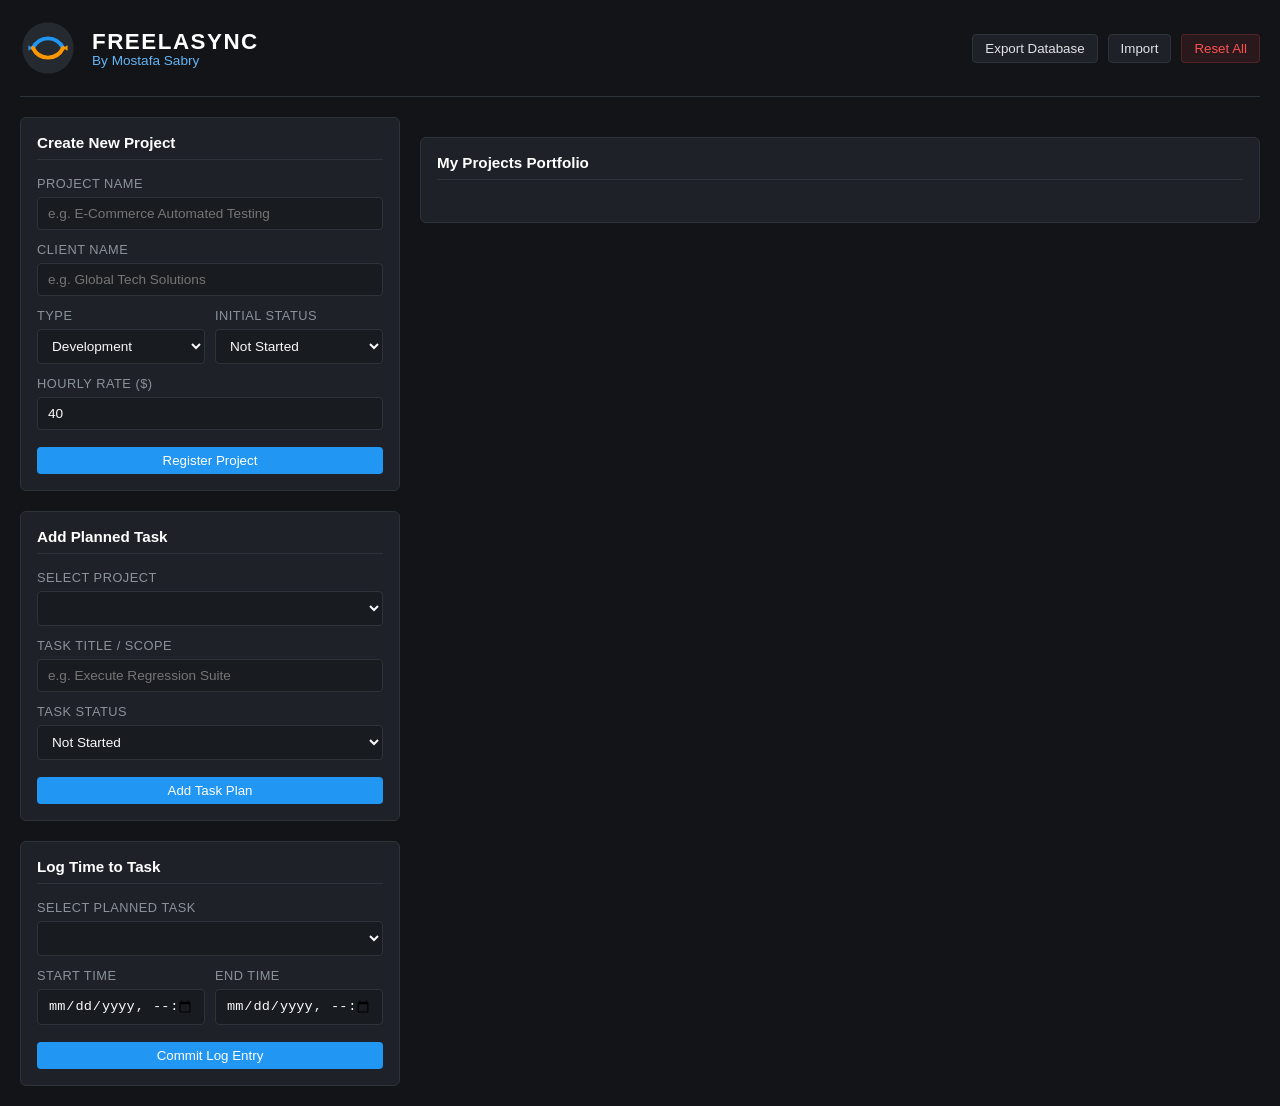
<file: Archive Files - Dashboard Tool/HTML Files/Dashboard Tool 6.html>
<!DOCTYPE html>
<html lang="en">
<head>
    <meta charset="UTF-8">
    <meta name="viewport" content="width=device-width, initial-scale=1.0">
    <title>FREELASYNC | Mostafa Sabry</title>
    <style>
        :root {
            --primary: #121417;
            --secondary: #1e2228;
            --accent: #2196f3;
            --accent-hover: #1976d2;
            --text-main: #e1e3e6;
            --text-muted: #8b929a;
            --border: #2d333b;
            --success: #00e676;
            --warning: #ff9800;
            --logo-blue: #2196f3;
            --logo-orange: #ff9800;
        }

        * { margin: 0; padding: 0; box-sizing: border-box; }
        body { font-family: -apple-system, BlinkMacSystemFont, "Segoe UI", Roboto, Helvetica, Arial, sans-serif; background-color: var(--primary); color: var(--text-main); font-size: 14px; display: flex; flex-direction: column; min-height: 100vh; padding: 20px; }

        button { cursor: pointer; border: none; border-radius: 4px; padding: 6px 12px; font-weight: 500; transition: background 0.2s, color 0.2s; }
        button:hover { opacity: 0.9; }

        header { display: flex; align-items: center; justify-content: space-between; padding: 0 0 20px 0; border-bottom: 1px solid var(--border); margin-bottom: 20px; gap: 20px;}

        .brand-container { display: flex; align-items: center; gap: 16px; min-width: 0;}
        .brand-logo-svg { width: 56px; height: 56px; flex-shrink: 0; }
        .app-title-group { display: flex; flex-direction: column;}
        .app-name { font-size: 1.4rem; font-weight: 800; color: #ffffff; text-transform: uppercase; letter-spacing: 1.5px; }
        .creator-tag { font-size: 0.85rem; color: #64b5f6; font-weight: 500; margin-top: -2px; }

        .global-actions { display: flex; gap: 10px; flex-shrink: 0;}
        .btn-header { background: var(--secondary); color: var(--text-main); border: 1px solid var(--border); }
        .btn-header:hover { background: var(--accent); color: white; border-color: transparent;}
        .btn-primary { background-color: var(--accent); color: white; }
        .btn-primary:hover { background-color: var(--accent-hover); }
        .btn-secondary { background-color: var(--border); color: white; }
        .btn-danger { background: rgba(250, 82, 82, 0.1); color: #fa5252; border: 1px solid rgba(250, 82, 82, 0.2);}
        .btn-danger:hover { background: #fa5252; color: white; }
        .btn-sm { padding: 3px 8px; font-size: 0.75rem; }

        main { flex-grow: 1; display: grid; grid-template-columns: minmax(320px, 380px) 1fr; gap: 20px; }
        @media (max-width: 992px) { main { grid-template-columns: 1fr; } }

        .form-section, .dashboard-section { display: flex; flex-direction: column; gap: 20px; }

        .panel { background-color: var(--secondary); border: 1px solid var(--border); border-radius: 6px; padding: 16px; display: flex; flex-direction: column; width: 100%; box-sizing: border-box;}
        .panel-header { display: flex; justify-content: space-between; align-items: center; margin-bottom: 16px; padding-bottom: 8px; border-bottom: 1px solid var(--border); font-size: 0.95rem; font-weight: 600; color: #fff; }

        .form-group { display: flex; flex-direction: column; gap: 6px; margin-bottom: 12px; width: 100%; min-width: 0; }
        .form-row { display: grid; grid-template-columns: 1fr 1fr; gap: 10px; width: 100%; }
        label { color: var(--text-muted); font-size: 0.8rem; text-transform: uppercase; letter-spacing: 0.5px; }
        input, select, textarea { background-color: rgba(0, 0, 0, 0.2); border: 1px solid var(--border); color: #f8f9fa; border-radius: 4px; padding: 8px 10px; font-size: 0.85rem; width: 100%; box-sizing: border-box; }
        input:focus, select:focus, textarea:focus { outline: 1px solid var(--accent); border-color: transparent;}

        .summary-stats { display: grid; grid-template-columns: repeat(4, 1fr); gap: 12px;}
        @media (max-width: 600px) { .summary-stats { grid-template-columns: 1fr 1fr;} }
        .stat-card { background: rgba(0, 0, 0, 0.15); border: 1px solid var(--border); border-radius: 4px; padding: 12px; display: flex; flex-direction: column; gap: 4px;}
        .stat-label { font-size: 0.7rem; color: var(--text-muted); text-transform: uppercase; }
        .stat-value { font-size: 1.1rem; font-weight: 700; color: #fff; }
        .stat-value.currency { color: var(--success); }

        .project-list { display: flex; flex-direction: column; gap: 16px; margin-top: 10px;}
        .empty-state { text-align: center; color: var(--text-muted); padding: 30px 0; border: 2px dashed var(--border); border-radius: 6px;}

        .proj-card { border-radius: 6px; border: 1px solid var(--border); background-color: rgba(0, 0, 0, 0.1); padding: 16px; display: flex; flex-direction: column; gap: 12px;}
        .proj-card.type-qa { border-left: 4px solid var(--logo-orange); }
        .proj-card.type-dev { border-left: 4px solid var(--logo-blue); }

        .proj-meta { display: flex; justify-content: space-between; align-items: start; flex-wrap: wrap; gap: 10px; }
        .proj-title-group { display: flex; flex-direction: column; gap: 4px; flex-grow: 1; min-width: 0; }
        .proj-name { font-size: 1.1rem; font-weight: 700; color: #fff; word-wrap: break-word;}
        .proj-client { font-size: 0.85rem; color: var(--text-muted); }

        .proj-actions { display: flex; gap: 6px; flex-shrink: 0; align-items: center; flex-wrap: wrap;}
        
        /* STATUS TAG BADGES */
        .badge { font-size: 0.65rem; padding: 3px 8px; border-radius: 3px; text-transform: uppercase; font-weight: 700; display: inline-block; }
        .st-not-started { background: rgba(139, 146, 154, 0.2); color: #8b929a; }
        .st-in-progress { background: rgba(33, 150, 243, 0.2); color: #2196f3; }
        .st-blocked { background: rgba(250, 82, 82, 0.2); color: #fa5252; }
        .st-cancelled { background: rgba(108, 117, 125, 0.2); color: #6c757d; }
        .st-reviewing { background: rgba(255, 152, 0, 0.2); color: #ff9800; }
        .st-delivered, .st-done { background: rgba(0, 230, 118, 0.2); color: #00e676; }
        .st-on-hold { background: rgba(238, 90, 36, 0.2); color: #ee5a24; }

        .task-list { display: flex; flex-direction: column; gap: 10px; background: rgba(0,0,0,0.2); border: 1px solid var(--border); border-radius: 4px; padding: 12px; }
        .task-list-title { font-size: 0.8rem; font-weight: 700; text-transform: uppercase; color: var(--text-muted); border-bottom: 1px solid var(--border); padding-bottom: 6px; display: flex; justify-content: space-between; align-items: center;}
        
        .task-item { background: var(--secondary); border: 1px solid var(--border); border-radius: 4px; padding: 10px; display: flex; flex-direction: column; gap: 8px; }
        .task-header { display: flex; justify-content: space-between; align-items: center; flex-wrap: wrap; gap: 8px;}
        .task-title { font-weight: 600; color: #fff; font-size: 0.9rem; display: flex; align-items: center; gap: 8px; flex-wrap: wrap; }
        .task-ctrls { display: flex; gap: 6px; }

        .log-entries { display: flex; flex-direction: column; gap: 6px; padding-left: 10px; border-left: 2px solid var(--border); margin-top: 4px; }
        .log-row { display: flex; justify-content: space-between; align-items: center; background: rgba(0,0,0,0.15); padding: 6px 8px; border-radius: 3px; font-size: 0.85rem; flex-wrap: wrap; gap: 6px; }
        .log-time { color: var(--text-muted); font-size: 0.75rem; }

        .proj-metrics { display: flex; justify-content: space-around; background: rgba(0,0,0,0.2); border-radius: 4px; padding: 8px; border-top: 1px solid var(--border);}
        .metric { text-align: center; }
        .metric-label { font-size: 0.65rem; color: var(--text-muted); text-transform: uppercase; }
        .metric-value { font-size: 0.9rem; font-weight: 600; }

        /* MODAL */
        .modal-overlay { position: fixed; top: 0; left: 0; width: 100vw; height: 100vh; background: rgba(0,0,0,0.7); display: flex; justify-content: center; align-items: center; z-index: 2000; visibility: hidden; opacity: 0; transition: all 0.2s; }
        .modal-overlay.active { visibility: visible; opacity: 1; }
        .modal { background: var(--secondary); border: 1px solid var(--border); border-radius: 6px; width: 450px; max-width: 90vw; padding: 20px; display: flex; flex-direction: column; gap: 15px; }
        .modal-title { font-size: 1.1rem; font-weight: 700; color: #fff; }

        #notification_pane { position: fixed; bottom: 20px; right: 20px; max-width: 300px; display: flex; flex-direction: column; gap: 10px; z-index: 3000; }
        .notify-toast { background: var(--secondary); color: white; padding: 10px 15px; border-radius: 4px; border: 1px solid var(--border); box-shadow: 0 4px 6px rgba(0,0,0,0.3); animation: slideIn 0.3s, fadeOut 0.3s 2.7s; border-left: 4px solid;}
        .notify-toast.error { border-left-color: #fa5252;}
        .notify-toast.success { border-left-color: var(--accent);}
        @keyframes slideIn { from { transform: translateX(100%); } to { transform: translateX(0); } }
        @keyframes fadeOut { from { opacity: 1; } to { opacity: 0; } }
    </style>
</head>
<body>

<header>
    <div class="brand-container">
        <svg class="brand-logo-svg" viewBox="0 0 100 100" fill="none" xmlns="http://www.w3.org/2000/svg">
            <circle cx="50" cy="50" r="46" fill="#252930"/>
            <path d="M 23 50 C 35 27, 65 27, 77 50" stroke="#2196F3" stroke-width="7" stroke-linecap="round" fill="none"/>
            <path d="M 23 50 L 15 45 L 15 55 Z" fill="#2196F3"/>
            <path d="M 23 50 C 35 73, 65 73, 77 50" stroke="#FF9800" stroke-width="7" stroke-linecap="round" fill="none"/>
            <path d="M 77 50 L 85 45 L 85 55 Z" fill="#FF9800"/>
        </svg>
        <div class="app-title-group">
            <div class="app-name">FREELASYNC</div>
            <div class="creator-tag">By Mostafa Sabry</div>
        </div>
    </div>
    <div class="global-actions">
        <button class="btn-header" onclick="App.state.exportData()">Export Database</button>
        <button class="btn-header" onclick="document.getElementById('importFile').click()">Import</button>
        <button class="btn-danger" onclick="App.state.resetDatabase()">Reset All</button>
        <input type="file" id="importFile" style="display:none" onchange="App.state.importData(event)">
    </div>
</header>

<main>
    <div class="form-section">
        <div class="panel">
            <div class="panel-header">Create New Project</div>
            <form id="projectForm" onsubmit="App.handlers.createProject(event)">
                <div class="form-group">
                    <label for="pName">Project Name</label>
                    <input type="text" id="pName" placeholder="e.g. E-Commerce Automated Testing" required maxlength="100">
                </div>
                <div class="form-group">
                    <label for="pClient">Client Name</label>
                    <input type="text" id="pClient" placeholder="e.g. Global Tech Solutions" required maxlength="100">
                </div>
                <div class="form-row">
                    <div class="form-group">
                        <label for="pType">Type</label>
                        <select id="pType" required>
                            <option value="dev">Development</option>
                            <option value="qa">Software Testing / QA</option>
                        </select>
                    </div>
                    <div class="form-group">
                        <label for="pStatus">Initial Status</label>
                        <select id="pStatus" required>
                            <option value="Not Started">Not Started</option>
                            <option value="In Progress">In Progress</option>
                            <option value="Blocked">Blocked</option>
                            <option value="Cancelled">Cancelled</option>
                            <option value="Reviewing">Reviewing</option>
                            <option value="Delivered">Delivered</option>
                            <option value="On Hold">On Hold</option>
                        </select>
                    </div>
                </div>
                <div class="form-group">
                    <label for="pRate">Hourly Rate ($)</label>
                    <input type="number" id="pRate" min="0" step="1" value="40" required>
                </div>
                <button type="submit" class="btn-primary" style="width: 100%; margin-top: 5px;">Register Project</button>
            </form>
        </div>

        <div class="panel">
            <div class="panel-header">Add Planned Task</div>
            <form id="taskForm" onsubmit="App.handlers.createTask(event)">
                <div class="form-group">
                    <label for="tProjectSelect">Select Project</label>
                    <select id="tProjectSelect" required></select>
                </div>
                <div class="form-group">
                    <label for="tTitle">Task Title / Scope</label>
                    <input type="text" id="tTitle" placeholder="e.g. Execute Regression Suite" required maxlength="150">
                </div>
                <div class="form-group">
                    <label for="tStatus">Task Status</label>
                    <select id="tStatus" required>
                        <option value="Not Started">Not Started</option>
                        <option value="In Progress">In Progress</option>
                        <option value="Blocked">Blocked</option>
                        <option value="Cancelled">Cancelled</option>
                        <option value="Done">Done</option>
                        <option value="On Hold">On Hold</option>
                    </select>
                </div>
                <button type="submit" class="btn-primary" style="width: 100%; margin-top: 5px;">Add Task Plan</button>
            </form>
        </div>

        <div class="panel">
            <div class="panel-header">Log Time to Task</div>
            <form id="logForm" onsubmit="App.handlers.logTime(event)">
                <div class="form-group">
                    <label for="lTaskSelect">Select Planned Task</label>
                    <select id="lTaskSelect" required></select>
                </div>
                <div class="form-row">
                    <div class="form-group">
                        <label for="lStart">Start Time</label>
                        <input type="datetime-local" id="lStart" required>
                    </div>
                    <div class="form-group">
                        <label for="lEnd">End Time</label>
                        <input type="datetime-local" id="lEnd" required>
                    </div>
                </div>
                <button type="submit" class="btn-primary" style="width: 100%; margin-top: 5px;">Commit Log Entry</button>
            </form>
        </div>
    </div>

    <div class="dashboard-section">
        <div class="summary-stats" id="dashboard_summary"></div>

        <div class="panel">
            <div class="panel-header">My Projects Portfolio</div>
            <div id="project_list" class="project-list"></div>
        </div>
    </div>
</main>

<div class="modal-overlay" id="editModal">
    <div class="modal">
        <div class="modal-title" id="modalTitle">Edit Item</div>
        <div id="modalBody"></div>
        <div style="display:flex; justify-content: flex-end; gap: 8px;">
            <button class="btn-secondary" onclick="App.ui.closeModal()">Cancel</button>
            <button class="btn-primary" id="modalSaveBtn">Save Changes</button>
        </div>
    </div>
</div>

<div id="notification_pane"></div>

<script>
"use strict";

const App = (() => {
    const DB_KEY = "freelasync_msry_db_v5";

    let _db = {
        config: { creator: "Mostafa Sabry", app: "FREELASYNC" },
        metadata: { createdCount: 0, taskCount: 0, logCount: 0 },
        projects: []
    };

    const PROJECT_STATUSES = ["Not Started", "In Progress", "Blocked", "Cancelled", "Reviewing", "Delivered", "On Hold"];
    const TASK_STATUSES = ["Not Started", "In Progress", "Blocked", "Cancelled", "Done", "On Hold"];

    const ui = {
        dom: {
            projectForm: document.getElementById('projectForm'),
            taskForm: document.getElementById('taskForm'),
            logForm: document.getElementById('logForm'),
            projectSelect: document.getElementById('tProjectSelect'),
            taskSelect: document.getElementById('lTaskSelect'),
            summary: document.getElementById('dashboard_summary'),
            projectList: document.getElementById('project_list'),
            notifyPane: document.getElementById('notification_pane'),
            editModal: document.getElementById('editModal'),
            modalTitle: document.getElementById('modalTitle'),
            modalBody: document.getElementById('modalBody'),
            modalSaveBtn: document.getElementById('modalSaveBtn')
        },

        showNotify: (message, type = 'success') => {
            const toast = document.createElement('div');
            toast.className = `notify-toast ${type}`;
            toast.innerText = message;
            ui.dom.notifyPane.appendChild(toast);
            setTimeout(() => toast.remove(), 3000);
        },

        openModal: (title, bodyHtml, onSave) => {
            ui.dom.modalTitle.innerText = title;
            ui.dom.modalBody.innerHTML = bodyHtml;
            ui.dom.modalSaveBtn.onclick = onSave;
            ui.dom.editModal.classList.add('active');
        },

        closeModal: () => {
            ui.dom.editModal.classList.remove('active');
        },

        getStatusClass: (statusStr) => {
            const slug = statusStr.toLowerCase().replace(/\s+/g, '-');
            return `st-${slug}`;
        },

        calcHours: (start, end) => {
            const ms = new Date(end) - new Date(start);
            return parseFloat((ms / (1000 * 60 * 60)).toFixed(2));
        },

        formatMoney: (amount) => {
            return new Intl.NumberFormat('en-US', { style: 'currency', currency: 'USD' }).format(amount);
        },

        validateLog: (start, end) => {
            const startTime = new Date(start);
            const endTime = new Date(end);
            if (isNaN(startTime.getTime()) || isNaN(endTime.getTime())) return {ok: false, msg: "Invalid dates."};
            if (endTime <= startTime) return {ok: false, msg: "End time must be after start time."};
            return {ok: true};
        }
    };

    const state = {
        load: () => {
            const raw = localStorage.getItem(DB_KEY);
            if (!raw) return;
            try {
                _db = JSON.parse(raw);
                state.syncDropdowns();
                state.refreshDashboard();
            } catch (e) {
                ui.showNotify("Error loading stored data.", 'error');
            }
        },

        save: () => {
            localStorage.setItem(DB_KEY, JSON.stringify(_db));
            state.refreshDashboard();
        },

        resetDatabase: () => {
            if (!confirm("Delete all projects, tasks, and logs permanently?")) return;
            localStorage.removeItem(DB_KEY);
            location.reload();
        },

        addProject: (pData) => {
            const pid = `P-${String(++_db.metadata.createdCount).padStart(4, '0')}`;
            _db.projects.push({ ...pData, id: pid, tasks: [] });
            state.syncDropdowns(pid);
            state.save();
            ui.showNotify(`Project [${pData.name}] initialized.`);
        },

        editProject: (pid) => {
            const p = _db.projects.find(x => x.id === pid);
            if (!p) return;
            const statusOptions = PROJECT_STATUSES.map(s => `<option value="${s}" ${p.status === s ? 'selected' : ''}>${s}</option>`).join('');

            const html = `
                <div class="form-group"><label>Project Name</label><input type="text" id="mPName" value="${p.name}"></div>
                <div class="form-group"><label>Client Name</label><input type="text" id="mPClient" value="${p.client}"></div>
                <div class="form-group"><label>Project Status</label><select id="mPStatus">${statusOptions}</select></div>
                <div class="form-group"><label>Hourly Rate ($)</label><input type="number" id="mPRate" value="${p.rate}"></div>
            `;
            ui.openModal("Edit Project", html, () => {
                p.name = document.getElementById('mPName').value.trim() || p.name;
                p.client = document.getElementById('mPClient').value.trim() || p.client;
                p.status = document.getElementById('mPStatus').value;
                p.rate = parseFloat(document.getElementById('mPRate').value) || p.rate;
                ui.closeModal();
                state.save();
                ui.showNotify("Project updated.");
            });
        },

        deleteProject: (pid) => {
            if (!confirm(`Remove project [${pid}] and all attached tasks/logs?`)) return;
            _db.projects = _db.projects.filter(p => p.id !== pid);
            state.syncDropdowns();
            state.save();
            ui.showNotify("Project deleted.");
        },

        addTask: (pid, title, status) => {
            const project = _db.projects.find(p => p.id === pid);
            if (!project) return;
            const tid = `T-${String(++_db.metadata.taskCount).padStart(5, '0')}`;
            project.tasks.push({ id: tid, title: title, status: status, logs: [] });
            state.syncDropdowns(pid, tid);
            state.save();
            ui.showNotify(`Task added to [${project.name}].`);
        },

        editTask: (pid, tid) => {
            const project = _db.projects.find(p => p.id === pid);
            const task = project ? project.tasks.find(t => t.id === tid) : null;
            if (!task) return;

            const statusOptions = TASK_STATUSES.map(s => `<option value="${s}" ${task.status === s ? 'selected' : ''}>${s}</option>`).join('');

            const html = `
                <div class="form-group"><label>Task Title</label><input type="text" id="mTTitle" value="${task.title}"></div>
                <div class="form-group"><label>Task Status</label><select id="mTStatus">${statusOptions}</select></div>
            `;
            ui.openModal("Edit Task", html, () => {
                task.title = document.getElementById('mTTitle').value.trim() || task.title;
                task.status = document.getElementById('mTStatus').value;
                ui.closeModal();
                state.save();
                ui.showNotify("Task updated.");
            });
        },

        deleteTask: (pid, tid) => {
            if (!confirm("Delete this planned task and all its logged time entries?")) return;
            const project = _db.projects.find(p => p.id === pid);
            if (!project) return;
            project.tasks = project.tasks.filter(t => t.id !== tid);
            state.syncDropdowns(pid);
            state.save();
            ui.showNotify("Task deleted.");
        },

        addLog: (tid, start, end) => {
            let foundTask = null;

            for (const p of _db.projects) {
                const t = p.tasks.find(x => x.id === tid);
                if (t) { foundTask = t; break; }
            }

            if (!foundTask) return;

            const hours = ui.calcHours(start, end);
            const lid = `L-${String(++_db.metadata.logCount).padStart(6, '0')}`;

            foundTask.logs.push({ id: lid, start: start, end: end, hours: hours });
            state.save();
            ui.showNotify(`Logged ${hours} hrs to task.`);
        },

        editLog: (pid, tid, lid) => {
            const project = _db.projects.find(p => p.id === pid);
            const task = project ? project.tasks.find(t => t.id === tid) : null;
            const log = task ? task.logs.find(l => l.id === lid) : null;
            if (!log) return;

            const html = `
                <div class="form-group"><label>Start Time</label><input type="datetime-local" id="mLStart" value="${log.start}"></div>
                <div class="form-group"><label>End Time</label><input type="datetime-local" id="mLEnd" value="${log.end}"></div>
            `;
            ui.openModal("Edit Log Time Frame", html, () => {
                const start = document.getElementById('mLStart').value;
                const end = document.getElementById('mLEnd').value;
                const check = ui.validateLog(start, end);
                if (!check.ok) { ui.showNotify(check.msg, 'error'); return; }

                log.start = start;
                log.end = end;
                log.hours = ui.calcHours(start, end);
                ui.closeModal();
                state.save();
                ui.showNotify("Log entry updated.");
            });
        },

        deleteLog: (pid, tid, lid) => {
            if (!confirm("Remove this logged time entry?")) return;
            const project = _db.projects.find(p => p.id === pid);
            const task = project ? project.tasks.find(t => t.id === tid) : null;
            if (!task) return;

            task.logs = task.logs.filter(l => l.id !== lid);
            state.save();
            ui.showNotify("Log entry removed.");
        },

        syncDropdowns: (selectedPid = null, selectedTid = null) => {
            if (_db.projects.length === 0) {
                ui.dom.projectSelect.innerHTML = '<option value="">(No Projects)</option>';
                ui.dom.taskSelect.innerHTML = '<option value="">(No Tasks Available)</option>';
                return;
            }

            ui.dom.projectSelect.innerHTML = _db.projects.map(p => 
                `<option value="${p.id}" ${p.id === selectedPid ? 'selected' : ''}>[${p.id}] ${p.name}</option>`
            ).join('');

            const allTasks = [];
            _db.projects.forEach(p => {
                p.tasks.forEach(t => {
                    allTasks.push({ pid: p.id, pname: p.name, tid: t.id, title: t.title });
                });
            });

            if (allTasks.length === 0) {
                ui.dom.taskSelect.innerHTML = '<option value="">(No Tasks Available - Add Task Above)</option>';
            } else {
                ui.dom.taskSelect.innerHTML = allTasks.map(t => 
                    `<option value="${t.tid}" ${t.tid === selectedTid ? 'selected' : ''}>[${t.pname}] ${t.title}</option>`
                ).join('');
            }
        },

        refreshDashboard: () => {
            state.renderSummary();
            state.renderProjects();
        },

        renderSummary: () => {
            let totalHours = 0;
            let totalRevenue = 0;
            let totalTasks = 0;

            _db.projects.forEach(p => {
                totalTasks += p.tasks.length;
                p.tasks.forEach(t => {
                    t.logs.forEach(l => {
                        totalHours += l.hours;
                        totalRevenue += (l.hours * p.rate);
                    });
                });
            });

            ui.dom.summary.innerHTML = `
                <div class="stat-card">
                    <div class="stat-label">Projects</div>
                    <div class="stat-value">${_db.projects.length}</div>
                </div>
                <div class="stat-card">
                    <div class="stat-label">Tasks Planned</div>
                    <div class="stat-value">${totalTasks}</div>
                </div>
                <div class="stat-card">
                    <div class="stat-label">Total Time Logged</div>
                    <div class="stat-value">${totalHours.toFixed(2)} Hrs</div>
                </div>
                <div class="stat-card">
                    <div class="stat-label">Gross Revenue</div>
                    <div class="stat-value currency">${ui.formatMoney(totalRevenue)}</div>
                </div>
            `;
        },

        renderProjects: () => {
            if (_db.projects.length === 0) {
                ui.dom.projectList.innerHTML = `<div class="empty-state">No active projects in portfolio. Register a project on the left to begin.</div>`;
                return;
            }

            ui.dom.projectList.innerHTML = _db.projects.map(p => {
                const typeName = p.type === 'dev' ? 'Development' : 'QA / Testing';
                const cardTypeClass = p.type === 'qa' ? 'type-qa' : 'type-dev';
                const pStatus = p.status || 'Not Started';

                let pTotalHours = 0;
                p.tasks.forEach(t => t.logs.forEach(l => pTotalHours += l.hours));
                const pTotalRevenue = pTotalHours * p.rate;

                const tasksHtml = p.tasks.length === 0 
                    ? `<div style="color: var(--text-muted); font-size: 0.8rem; font-style: italic;">No tasks planned for this project yet. Use the left form to add planned tasks.</div>`
                    : p.tasks.map(t => {
                        let tHours = 0;
                        t.logs.forEach(l => tHours += l.hours);
                        const tStatus = t.status || 'Not Started';

                        const logsHtml = t.logs.length === 0
                            ? `<div style="color: var(--text-muted); font-size: 0.75rem; font-style: italic;">No time logged yet.</div>`
                            : t.logs.map(l => `
                                <div class="log-row">
                                    <span>${l.hours} Hrs (${ui.formatMoney(l.hours * p.rate)})</span>
                                    <span class="log-time">${new Date(l.start).toLocaleString()} - ${new Date(l.end).toLocaleTimeString([], {hour:'2-digit', minute:'2-digit'})}</span>
                                    <div class="task-ctrls">
                                        <button class="btn-secondary btn-sm" onclick="App.state.editLog('${p.id}', '${t.id}', '${l.id}')">Edit Log</button>
                                        <button class="btn-danger btn-sm" onclick="App.state.deleteLog('${p.id}', '${t.id}', '${l.id}')">x</button>
                                    </div>
                                </div>
                            `).join('');

                        return `
                            <div class="task-item">
                                <div class="task-header">
                                    <span class="task-title">
                                        <span class="badge ${ui.getStatusClass(tStatus)}">${tStatus}</span>
                                        ${t.title} 
                                        <small style="color:var(--text-muted); font-weight:normal;">(${tHours.toFixed(2)} hrs)</small>
                                    </span>
                                    <div class="task-ctrls">
                                        <button class="btn-secondary btn-sm" onclick="App.state.editTask('${p.id}', '${t.id}')">Edit Task</button>
                                        <button class="btn-danger btn-sm" onclick="App.state.deleteTask('${p.id}', '${t.id}')">Delete Task</button>
                                    </div>
                                </div>
                                <div class="log-entries">${logsHtml}</div>
                            </div>
                        `;
                    }).join('');

                return `
                    <div class="proj-card ${cardTypeClass}">
                        <div class="proj-meta">
                            <div class="proj-title-group">
                                <span class="proj-name">${p.name}</span>
                                <span class="proj-client">${p.client} • <strong>${typeName}</strong></span>
                            </div>
                            <div class="proj-actions">
                                <span class="badge ${ui.getStatusClass(pStatus)}">${pStatus}</span>
                                <button class="btn-secondary btn-sm" onclick="App.state.editProject('${p.id}')">Edit Project</button>
                                <button class="btn-primary btn-sm" onclick="App.reports.generateHtmlReport('${p.id}')">Report</button>
                                <button class="btn-danger btn-sm" onclick="App.state.deleteProject('${p.id}')">x</button>
                            </div>
                        </div>

                        <div class="task-list">
                            <div class="task-list-title">
                                Planned Project Tasks
                                <span>${p.tasks.length} Tasks</span>
                            </div>
                            ${tasksHtml}
                        </div>

                        <div class="proj-metrics">
                            <div class="metric">
                                <div class="metric-value">$${p.rate}/hr</div>
                                <div class="metric-label">Rate</div>
                            </div>
                            <div class="metric">
                                <div class="metric-value">${p.tasks.length}</div>
                                <div class="metric-label">Tasks</div>
                            </div>
                            <div class="metric">
                                <div class="metric-value">${pTotalHours.toFixed(2)} Hrs</div>
                                <div class="metric-label">Time Logged</div>
                            </div>
                            <div class="metric">
                                <div class="metric-value" style="color: var(--success);">${ui.formatMoney(pTotalRevenue)}</div>
                                <div class="metric-label">Revenue</div>
                            </div>
                        </div>
                    </div>
                `;
            }).join('');
        },

        exportData: () => {
            _db.config.exportTime = new Date().toISOString();
            const dataStr = "data:text/json;charset=utf-8," + encodeURIComponent(JSON.stringify(_db, null, 2));
            const a = document.createElement('a');
            a.setAttribute("href", dataStr);
            a.setAttribute("download", `freelasync_backup_${_db.config.exportTime.split('T')[0]}.json`);
            a.click();
            ui.showNotify("Backup exported.");
        },

        importData: (event) => {
            const file = event.target.files[0];
            if (!file) return;

            const reader = new FileReader();
            reader.onload = (e) => {
                try {
                    const imported = JSON.parse(e.target.result);
                    if (!imported.projects) throw new Error("Invalid structure");
                    _db = imported;
                    state.syncDropdowns();
                    state.save();
                    ui.showNotify("Database restored successfully.", 'success');
                } catch (err) {
                    ui.showNotify("Invalid database file format.", 'error');
                }
            };
            reader.readAsText(file);
        }
    };

    const handlers = {
        createProject: (e) => {
            e.preventDefault();
            const pName = document.getElementById('pName').value.trim();
            const pClient = document.getElementById('pClient').value.trim();
            const pType = document.getElementById('pType').value;
            const pStatus = document.getElementById('pStatus').value;
            const pRate = parseFloat(document.getElementById('pRate').value);

            if (!pName || !pClient || isNaN(pRate) || pRate < 0) return;

            state.addProject({ name: pName, client: pClient, type: pType, status: pStatus, rate: pRate });
            ui.dom.projectForm.reset();
        },

        createTask: (e) => {
            e.preventDefault();
            const pid = ui.dom.projectSelect.value;
            const title = document.getElementById('tTitle').value.trim();
            const status = document.getElementById('tStatus').value;

            if (!pid || !title) return;

            state.addTask(pid, title, status);
            ui.dom.taskForm.reset();
        },

        logTime: (e) => {
            e.preventDefault();
            const tid = ui.dom.taskSelect.value;
            const startStr = document.getElementById('lStart').value;
            const endStr = document.getElementById('lEnd').value;

            const check = ui.validateLog(startStr, endStr);
            if (!check.ok) {
                ui.showNotify(check.msg, 'error');
                return;
            }

            state.addLog(tid, startStr, endStr);
            ui.dom.logForm.reset();
        }
    };

    const reports = {
        generateHtmlReport: (pid) => {
            const project = _db.projects.find(p => p.id === pid);
            if (!project) return;

            let totalHours = 0;
            project.tasks.forEach(t => t.logs.forEach(l => totalHours += l.hours));
            const totalRevenue = ui.formatMoney(totalHours * project.rate);
            const typeName = project.type === 'dev' ? 'Development' : 'QA / Software Testing';
            const timestamp = new Date().toLocaleString('en-US');

            let htmlStream = `<!DOCTYPE html>
<html lang="en">
<head>
<meta charset="UTF-8">
<title>Work Report: ${project.name} - Mostafa Sabry</title>
<style>
    body { font-family: -apple-system, system-ui, Arial, sans-serif; padding: 40px; color: #1a1b1e; background: #fff; font-size: 14px;}
    header { display: flex; justify-content: space-between; align-items: center; border-bottom: 2px solid #2196F3; padding-bottom: 20px; margin-bottom: 30px; }
    .brand { display: flex; align-items: center; gap: 15px; }
    .logo { width: 48px; height: 48px; }
    h1 { margin: 0; font-size: 1.4rem; font-weight: 800; color: #121417; text-transform: uppercase;}
    .client { font-size: 0.9rem; color: #666;}
    
    .meta-blocks { display: grid; grid-template-columns: repeat(4, 1fr); gap: 15px; margin-bottom: 30px; }
    .block { background: #f8f9fa; border: 1px solid #e9ecef; border-radius: 4px; padding: 12px; text-align: center;}
    .bl-label { font-size: 0.75rem; text-transform: uppercase; color: #777; margin-bottom: 4px;}
    .bl-val { font-size: 1.1rem; font-weight: 700; color: #1a1b1e;}
    .bl-val.revenue { color: #FF9800;}

    table { width: 100%; border-collapse: collapse; margin-top: 10px; border: 1px solid #e9ecef;}
    th { background-color: #f8f9fa; color: #555; text-transform: uppercase; font-size: 0.7rem; padding: 10px; text-align: left; border-bottom: 1px solid #e9ecef; }
    td { padding: 10px; border-bottom: 1px solid #e9ecef; }
    .footer { margin-top: 40px; padding-top: 15px; border-top: 1px solid #eee; text-align: center; color: #777; font-size: 0.85rem;}
</style>
</head>
<body>
    <header>
        <div class="brand">
            <svg class="logo" viewBox="0 0 100 100" fill="none" xmlns="http://www.w3.org/2000/svg">
                <circle cx="50" cy="50" r="46" fill="#252930"/>
                <path d="M 23 50 C 35 27, 65 27, 77 50" stroke="#2196F3" stroke-width="7" stroke-linecap="round" fill="none"/>
                <path d="M 23 50 L 15 45 L 15 55 Z" fill="#2196F3"/>
                <path d="M 23 50 C 35 73, 65 73, 77 50" stroke="#FF9800" stroke-width="7" stroke-linecap="round" fill="none"/>
                <path d="M 77 50 L 85 45 L 85 55 Z" fill="#FF9800"/>
            </svg>
            <div>
                <h1>FREELASYNC Report</h1>
                <div class="client"><strong>${project.name}</strong> (${typeName}) | Client: ${project.client}</div>
            </div>
        </div>
        <div style="text-align: right; font-size: 0.8rem; color: #777;">Generated: ${timestamp}</div>
    </header>

    <div class="meta-blocks">
        <div class="block"><div class="bl-label">Project Status</div><div class="bl-val">${project.status || 'Not Started'}</div></div>
        <div class="block"><div class="bl-label">Hourly Rate</div><div class="bl-val">$${project.rate}/hr</div></div>
        <div class="block"><div class="bl-label">Total Logged</div><div class="bl-val">${totalHours.toFixed(2)} Hrs</div></div>
        <div class="block"><div class="bl-label">Total Accrued</div><div class="bl-val revenue">${totalRevenue}</div></div>
    </div>

    <h2>Planned Tasks & Logged Time Breakdown</h2>
    ${project.tasks.map(t => `
        <h3 style="margin-top:20px; color:#2196F3;">Task: ${t.title} [Status: ${t.status || 'Not Started'}]</h3>
        ${t.logs.length === 0 ? '<p style="color:#777; font-style:italic;">No time logged for this task.</p>' : `
        <table>
            <thead>
                <tr>
                    <th>Time Window</th>
                    <th>Hours</th>
                    <th>Subtotal</th>
                </tr>
            </thead>
            <tbody>
                ${t.logs.map(l => `
                    <tr>
                        <td>${new Date(l.start).toLocaleString()} - ${new Date(l.end).toLocaleTimeString([], {hour:'2-digit', minute:'2-digit'})}</td>
                        <td>${l.hours} Hrs</td>
                        <td>${ui.formatMoney(l.hours * project.rate)}</td>
                    </tr>
                `).join('')}
            </tbody>
        </table>
        `}
    `).join('')}

    <div class="footer">
        FREELASYNC Project Report • <strong>By Mostafa Sabry</strong>
    </div>
</body>
</html>`;

            const blob = new Blob([htmlStream], { type: "text/html;charset=utf-8" });
            const url = URL.createObjectURL(blob);
            const link = document.createElement("a");
            link.setAttribute("href", url);
            link.setAttribute("download", `Report_${project.name.replace(/\s+/g, '_')}.html`);
            link.click();
            URL.revokeObjectURL(url);
            ui.showNotify(`Report generated for [${project.name}].`);
        }
    };

    return { init: state.load, state, handlers, reports, ui };
})();

window.addEventListener('DOMContentLoaded', App.init);
</script>
</body>
</html>
</file>
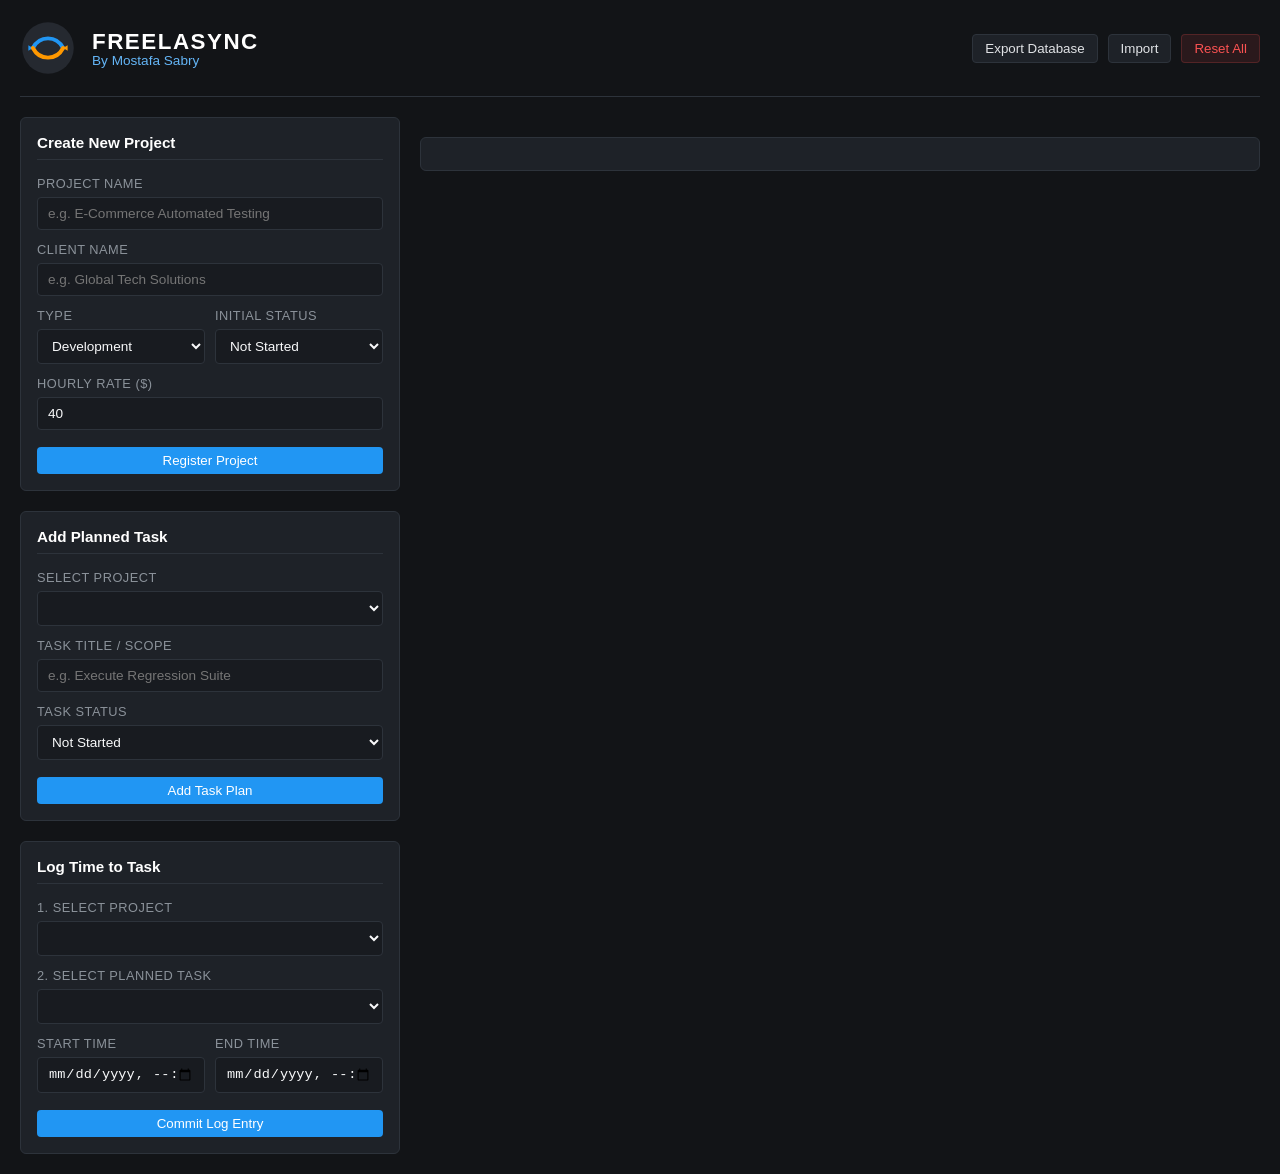
<file: Archive Files - Dashboard Tool/HTML Files/Dashboard Tool 7.html>
<!DOCTYPE html>
<html lang="en">
<head>
    <meta charset="UTF-8">
    <meta name="viewport" content="width=device-width, initial-scale=1.0">
    <title>FREELASYNC | Mostafa Sabry</title>
    <style>
        :root {
            --primary: #121417;
            --secondary: #1e2228;
            --accent: #2196f3;
            --accent-hover: #1976d2;
            --text-main: #e1e3e6;
            --text-muted: #8b929a;
            --border: #2d333b;
            --success: #00e676;
            --warning: #ff9800;
            --logo-blue: #2196f3;
            --logo-orange: #ff9800;
        }

        * { margin: 0; padding: 0; box-sizing: border-box; }
        body { font-family: -apple-system, BlinkMacSystemFont, "Segoe UI", Roboto, Helvetica, Arial, sans-serif; background-color: var(--primary); color: var(--text-main); font-size: 14px; display: flex; flex-direction: column; min-height: 100vh; padding: 20px; }

        button { cursor: pointer; border: none; border-radius: 4px; padding: 6px 12px; font-weight: 500; transition: background 0.2s, color 0.2s, opacity 0.2s; }
        button:hover { opacity: 0.9; }

        header { display: flex; align-items: center; justify-content: space-between; padding: 0 0 20px 0; border-bottom: 1px solid var(--border); margin-bottom: 20px; gap: 20px;}

        .brand-container { display: flex; align-items: center; gap: 16px; min-width: 0;}
        .brand-logo-svg { width: 56px; height: 56px; flex-shrink: 0; }
        .app-title-group { display: flex; flex-direction: column;}
        .app-name { font-size: 1.4rem; font-weight: 800; color: #ffffff; text-transform: uppercase; letter-spacing: 1.5px; }
        .creator-tag { font-size: 0.85rem; color: #64b5f6; font-weight: 500; margin-top: -2px; }

        .global-actions { display: flex; gap: 10px; flex-shrink: 0;}
        .btn-header { background: var(--secondary); color: var(--text-main); border: 1px solid var(--border); }
        .btn-header:hover { background: var(--accent); color: white; border-color: transparent;}
        .btn-primary { background-color: var(--accent); color: white; }
        .btn-primary:hover { background-color: var(--accent-hover); }
        .btn-secondary { background-color: var(--border); color: white; }
        .btn-danger { background: rgba(250, 82, 82, 0.1); color: #fa5252; border: 1px solid rgba(250, 82, 82, 0.2);}
        .btn-danger:hover { background: #fa5252; color: white; }
        .btn-sm { padding: 3px 8px; font-size: 0.75rem; }

        main { flex-grow: 1; display: grid; grid-template-columns: minmax(320px, 380px) 1fr; gap: 20px; }
        @media (max-width: 992px) { main { grid-template-columns: 1fr; } }

        .form-section, .dashboard-section { display: flex; flex-direction: column; gap: 20px; }

        .panel { background-color: var(--secondary); border: 1px solid var(--border); border-radius: 6px; padding: 16px; display: flex; flex-direction: column; width: 100%; box-sizing: border-box;}
        .panel-header { display: flex; justify-content: space-between; align-items: center; margin-bottom: 16px; padding-bottom: 8px; border-bottom: 1px solid var(--border); font-size: 0.95rem; font-weight: 600; color: #fff; }

        .form-group { display: flex; flex-direction: column; gap: 6px; margin-bottom: 12px; width: 100%; min-width: 0; }
        .form-row { display: grid; grid-template-columns: 1fr 1fr; gap: 10px; width: 100%; }
        label { color: var(--text-muted); font-size: 0.8rem; text-transform: uppercase; letter-spacing: 0.5px; }
        input, select, textarea { background-color: rgba(0, 0, 0, 0.2); border: 1px solid var(--border); color: #f8f9fa; border-radius: 4px; padding: 8px 10px; font-size: 0.85rem; width: 100%; box-sizing: border-box; }
        input:focus, select:focus, textarea:focus { outline: 1px solid var(--accent); border-color: transparent;}

        .summary-stats { display: grid; grid-template-columns: repeat(4, 1fr); gap: 12px;}
        @media (max-width: 600px) { .summary-stats { grid-template-columns: 1fr 1fr;} }
        .stat-card { background: rgba(0, 0, 0, 0.15); border: 1px solid var(--border); border-radius: 4px; padding: 12px; display: flex; flex-direction: column; gap: 4px;}
        .stat-label { font-size: 0.7rem; color: var(--text-muted); text-transform: uppercase; }
        .stat-value { font-size: 1.1rem; font-weight: 700; color: #fff; }
        .stat-value.currency { color: var(--success); }

        .project-list { display: flex; flex-direction: column; gap: 10px; margin-top: 5px;}
        .empty-state { text-align: center; color: var(--text-muted); padding: 30px 0; border: 2px dashed var(--border); border-radius: 6px;}

        /* CLICKABLE PORTFOLIO ROW CARD */
        .proj-row-card { border-radius: 6px; border: 1px solid var(--border); background-color: rgba(0, 0, 0, 0.15); padding: 14px 18px; display: flex; justify-content: space-between; align-items: center; cursor: pointer; transition: all 0.2s ease; gap: 15px;}
        .proj-row-card:hover { background-color: rgba(33, 150, 243, 0.08); border-color: var(--accent); transform: translateX(2px); }
        .proj-row-card.type-qa { border-left: 4px solid var(--logo-orange); }
        .proj-row-card.type-dev { border-left: 4px solid var(--logo-blue); }

        .proj-info-group { display: flex; flex-direction: column; gap: 4px; flex-grow: 1; min-width: 0; }
        .proj-row-title { font-size: 1.05rem; font-weight: 700; color: #fff; white-space: nowrap; overflow: hidden; text-overflow: ellipsis; }
        .proj-row-sub { font-size: 0.8rem; color: var(--text-muted); display: flex; align-items: center; gap: 12px; }

        .proj-row-meta { display: flex; align-items: center; gap: 12px; flex-shrink: 0; }

        /* DETAIL VIEW STYLING */
        .detail-view-container { display: flex; flex-direction: column; gap: 20px; }
        .detail-top-nav { display: flex; justify-content: space-between; align-items: center; }

        /* STATUS BADGES */
        .badge { font-size: 0.65rem; padding: 3px 8px; border-radius: 3px; text-transform: uppercase; font-weight: 700; display: inline-block; white-space: nowrap; }
        .st-not-started { background: rgba(139, 146, 154, 0.2); color: #8b929a; }
        .st-in-progress { background: rgba(33, 150, 243, 0.2); color: #2196f3; }
        .st-blocked { background: rgba(250, 82, 82, 0.2); color: #fa5252; }
        .st-cancelled { background: rgba(108, 117, 125, 0.2); color: #6c757d; }
        .st-reviewing { background: rgba(255, 152, 0, 0.2); color: #ff9800; }
        .st-delivered, .st-done { background: rgba(0, 230, 118, 0.2); color: #00e676; }
        .st-on-hold { background: rgba(238, 90, 36, 0.2); color: #ee5a24; }

        .task-list { display: flex; flex-direction: column; gap: 10px; background: rgba(0,0,0,0.2); border: 1px solid var(--border); border-radius: 4px; padding: 12px; }
        .task-list-title { font-size: 0.8rem; font-weight: 700; text-transform: uppercase; color: var(--text-muted); border-bottom: 1px solid var(--border); padding-bottom: 6px; display: flex; justify-content: space-between; align-items: center;}
        
        .task-item { background: var(--secondary); border: 1px solid var(--border); border-radius: 4px; padding: 10px; display: flex; flex-direction: column; gap: 8px; }
        .task-header { display: flex; justify-content: space-between; align-items: center; flex-wrap: wrap; gap: 8px;}
        .task-title { font-weight: 600; color: #fff; font-size: 0.9rem; display: flex; align-items: center; gap: 8px; flex-wrap: wrap; }
        .task-ctrls { display: flex; gap: 6px; }

        .log-entries { display: flex; flex-direction: column; gap: 6px; padding-left: 10px; border-left: 2px solid var(--border); margin-top: 4px; }
        .log-row { display: flex; justify-content: space-between; align-items: center; background: rgba(0,0,0,0.15); padding: 6px 8px; border-radius: 3px; font-size: 0.85rem; flex-wrap: wrap; gap: 6px; }
        .log-time { color: var(--text-muted); font-size: 0.75rem; }

        .proj-metrics { display: flex; justify-content: space-around; background: rgba(0,0,0,0.2); border-radius: 4px; padding: 12px; border: 1px solid var(--border);}
        .metric { text-align: center; }
        .metric-label { font-size: 0.65rem; color: var(--text-muted); text-transform: uppercase; }
        .metric-value { font-size: 1rem; font-weight: 600; }

        /* MODAL */
        .modal-overlay { position: fixed; top: 0; left: 0; width: 100vw; height: 100vh; background: rgba(0,0,0,0.7); display: flex; justify-content: center; align-items: center; z-index: 2000; visibility: hidden; opacity: 0; transition: all 0.2s; }
        .modal-overlay.active { visibility: visible; opacity: 1; }
        .modal { background: var(--secondary); border: 1px solid var(--border); border-radius: 6px; width: 450px; max-width: 90vw; padding: 20px; display: flex; flex-direction: column; gap: 15px; }
        .modal-title { font-size: 1.1rem; font-weight: 700; color: #fff; }

        #notification_pane { position: fixed; bottom: 20px; right: 20px; max-width: 300px; display: flex; flex-direction: column; gap: 10px; z-index: 3000; }
        .notify-toast { background: var(--secondary); color: white; padding: 10px 15px; border-radius: 4px; border: 1px solid var(--border); box-shadow: 0 4px 6px rgba(0,0,0,0.3); animation: slideIn 0.3s, fadeOut 0.3s 2.7s; border-left: 4px solid;}
        .notify-toast.error { border-left-color: #fa5252;}
        .notify-toast.success { border-left-color: var(--accent);}
        @keyframes slideIn { from { transform: translateX(100%); } to { transform: translateX(0); } }
        @keyframes fadeOut { from { opacity: 1; } to { opacity: 0; } }
    </style>
</head>
<body>

<header>
    <div class="brand-container">
        <svg class="brand-logo-svg" viewBox="0 0 100 100" fill="none" xmlns="http://www.w3.org/2000/svg">
            <circle cx="50" cy="50" r="46" fill="#252930"/>
            <path d="M 23 50 C 35 27, 65 27, 77 50" stroke="#2196F3" stroke-width="7" stroke-linecap="round" fill="none"/>
            <path d="M 23 50 L 15 45 L 15 55 Z" fill="#2196F3"/>
            <path d="M 23 50 C 35 73, 65 73, 77 50" stroke="#FF9800" stroke-width="7" stroke-linecap="round" fill="none"/>
            <path d="M 77 50 L 85 45 L 85 55 Z" fill="#FF9800"/>
        </svg>
        <div class="app-title-group">
            <div class="app-name">FREELASYNC</div>
            <div class="creator-tag">By Mostafa Sabry</div>
        </div>
    </div>
    <div class="global-actions">
        <button class="btn-header" onclick="App.state.exportData()">Export Database</button>
        <button class="btn-header" onclick="document.getElementById('importFile').click()">Import</button>
        <button class="btn-danger" onclick="App.state.resetDatabase()">Reset All</button>
        <input type="file" id="importFile" style="display:none" onchange="App.state.importData(event)">
    </div>
</header>

<main>
    <div class="form-section">
        <div class="panel">
            <div class="panel-header">Create New Project</div>
            <form id="projectForm" onsubmit="App.handlers.createProject(event)">
                <div class="form-group">
                    <label for="pName">Project Name</label>
                    <input type="text" id="pName" placeholder="e.g. E-Commerce Automated Testing" required maxlength="100">
                </div>
                <div class="form-group">
                    <label for="pClient">Client Name</label>
                    <input type="text" id="pClient" placeholder="e.g. Global Tech Solutions" required maxlength="100">
                </div>
                <div class="form-row">
                    <div class="form-group">
                        <label for="pType">Type</label>
                        <select id="pType" required>
                            <option value="dev">Development</option>
                            <option value="qa">Software Testing / QA</option>
                        </select>
                    </div>
                    <div class="form-group">
                        <label for="pStatus">Initial Status</label>
                        <select id="pStatus" required>
                            <option value="Not Started">Not Started</option>
                            <option value="In Progress">In Progress</option>
                            <option value="Blocked">Blocked</option>
                            <option value="Cancelled">Cancelled</option>
                            <option value="Reviewing">Reviewing</option>
                            <option value="Delivered">Delivered</option>
                            <option value="On Hold">On Hold</option>
                        </select>
                    </div>
                </div>
                <div class="form-group">
                    <label for="pRate">Hourly Rate ($)</label>
                    <input type="number" id="pRate" min="0" step="1" value="40" required>
                </div>
                <button type="submit" class="btn-primary" style="width: 100%; margin-top: 5px;">Register Project</button>
            </form>
        </div>

        <div class="panel">
            <div class="panel-header">Add Planned Task</div>
            <form id="taskForm" onsubmit="App.handlers.createTask(event)">
                <div class="form-group">
                    <label for="tProjectSelect">Select Project</label>
                    <select id="tProjectSelect" required></select>
                </div>
                <div class="form-group">
                    <label for="tTitle">Task Title / Scope</label>
                    <input type="text" id="tTitle" placeholder="e.g. Execute Regression Suite" required maxlength="150">
                </div>
                <div class="form-group">
                    <label for="tStatus">Task Status</label>
                    <select id="tStatus" required>
                        <option value="Not Started">Not Started</option>
                        <option value="In Progress">In Progress</option>
                        <option value="Blocked">Blocked</option>
                        <option value="Cancelled">Cancelled</option>
                        <option value="Done">Done</option>
                        <option value="On Hold">On Hold</option>
                    </select>
                </div>
                <button type="submit" class="btn-primary" style="width: 100%; margin-top: 5px;">Add Task Plan</button>
            </form>
        </div>

        <div class="panel">
            <div class="panel-header">Log Time to Task</div>
            <form id="logForm" onsubmit="App.handlers.logTime(event)">
                <div class="form-group">
                    <label for="lProjectSelect">1. Select Project</label>
                    <select id="lProjectSelect" onchange="App.state.handleLogProjectFilterChange(this.value)" required></select>
                </div>
                <div class="form-group">
                    <label for="lTaskSelect">2. Select Planned Task</label>
                    <select id="lTaskSelect" required></select>
                </div>
                <div class="form-row">
                    <div class="form-group">
                        <label for="lStart">Start Time</label>
                        <input type="datetime-local" id="lStart" required>
                    </div>
                    <div class="form-group">
                        <label for="lEnd">End Time</label>
                        <input type="datetime-local" id="lEnd" required>
                    </div>
                </div>
                <button type="submit" class="btn-primary" style="width: 100%; margin-top: 5px;">Commit Log Entry</button>
            </form>
        </div>
    </div>

    <div class="dashboard-section">
        <div class="summary-stats" id="dashboard_summary"></div>

        <div class="panel" id="main_content_panel">
            </div>
    </div>
</main>

<div class="modal-overlay" id="editModal">
    <div class="modal">
        <div class="modal-title" id="modalTitle">Edit Item</div>
        <div id="modalBody"></div>
        <div style="display:flex; justify-content: flex-end; gap: 8px;">
            <button class="btn-secondary" onclick="App.ui.closeModal()">Cancel</button>
            <button class="btn-primary" id="modalSaveBtn">Save Changes</button>
        </div>
    </div>
</div>

<div id="notification_pane"></div>

<script>
"use strict";

const App = (() => {
    const DB_KEY = "freelasync_msry_db_v6";

    let _db = {
        config: { creator: "Mostafa Sabry", app: "FREELASYNC" },
        metadata: { createdCount: 0, taskCount: 0, logCount: 0 },
        projects: []
    };

    let _activeProjectId = null; // Navigation State: null = Portfolio View, String = Detail View

    const PROJECT_STATUSES = ["Not Started", "In Progress", "Blocked", "Cancelled", "Reviewing", "Delivered", "On Hold"];
    const TASK_STATUSES = ["Not Started", "In Progress", "Blocked", "Cancelled", "Done", "On Hold"];

    const ui = {
        dom: {
            projectForm: document.getElementById('projectForm'),
            taskForm: document.getElementById('taskForm'),
            logForm: document.getElementById('logForm'),
            tProjectSelect: document.getElementById('tProjectSelect'),
            lProjectSelect: document.getElementById('lProjectSelect'),
            lTaskSelect: document.getElementById('lTaskSelect'),
            summary: document.getElementById('dashboard_summary'),
            mainContentPanel: document.getElementById('main_content_panel'),
            notifyPane: document.getElementById('notification_pane'),
            editModal: document.getElementById('editModal'),
            modalTitle: document.getElementById('modalTitle'),
            modalBody: document.getElementById('modalBody'),
            modalSaveBtn: document.getElementById('modalSaveBtn')
        },

        showNotify: (message, type = 'success') => {
            const toast = document.createElement('div');
            toast.className = `notify-toast ${type}`;
            toast.innerText = message;
            ui.dom.notifyPane.appendChild(toast);
            setTimeout(() => toast.remove(), 3000);
        },

        openModal: (title, bodyHtml, onSave) => {
            ui.dom.modalTitle.innerText = title;
            ui.dom.modalBody.innerHTML = bodyHtml;
            ui.dom.modalSaveBtn.onclick = onSave;
            ui.dom.editModal.classList.add('active');
        },

        closeModal: () => {
            ui.dom.editModal.classList.remove('active');
        },

        getStatusClass: (statusStr) => {
            const slug = (statusStr || 'not-started').toLowerCase().replace(/\s+/g, '-');
            return `st-${slug}`;
        },

        calcHours: (start, end) => {
            const ms = new Date(end) - new Date(start);
            return parseFloat((ms / (1000 * 60 * 60)).toFixed(2));
        },

        formatMoney: (amount) => {
            return new Intl.NumberFormat('en-US', { style: 'currency', currency: 'USD' }).format(amount);
        },

        validateLog: (start, end) => {
            const startTime = new Date(start);
            const endTime = new Date(end);
            if (isNaN(startTime.getTime()) || isNaN(endTime.getTime())) return {ok: false, msg: "Invalid dates."};
            if (endTime <= startTime) return {ok: false, msg: "End time must be after start time."};
            return {ok: true};
        }
    };

    const state = {
        load: () => {
            const raw = localStorage.getItem(DB_KEY);
            if (!raw) return;
            try {
                _db = JSON.parse(raw);
                state.syncDropdowns();
                state.refreshDashboard();
            } catch (e) {
                ui.showNotify("Error loading stored data.", 'error');
            }
        },

        save: () => {
            localStorage.setItem(DB_KEY, JSON.stringify(_db));
            state.refreshDashboard();
        },

        resetDatabase: () => {
            if (!confirm("Delete all projects, tasks, and logs permanently?")) return;
            localStorage.removeItem(DB_KEY);
            location.reload();
        },

        openProjectDetails: (pid) => {
            _activeProjectId = pid;
            state.refreshDashboard();
        },

        closeProjectDetails: () => {
            _activeProjectId = null;
            state.refreshDashboard();
        },

        addProject: (pData) => {
            const pid = `P-${String(++_db.metadata.createdCount).padStart(4, '0')}`;
            _db.projects.push({ ...pData, id: pid, tasks: [] });
            state.syncDropdowns(pid);
            state.save();
            ui.showNotify(`Project [${pData.name}] initialized.`);
        },

        editProject: (pid) => {
            const p = _db.projects.find(x => x.id === pid);
            if (!p) return;
            const statusOptions = PROJECT_STATUSES.map(s => `<option value="${s}" ${p.status === s ? 'selected' : ''}>${s}</option>`).join('');

            const html = `
                <div class="form-group"><label>Project Name</label><input type="text" id="mPName" value="${p.name}"></div>
                <div class="form-group"><label>Client Name</label><input type="text" id="mPClient" value="${p.client}"></div>
                <div class="form-group"><label>Project Status</label><select id="mPStatus">${statusOptions}</select></div>
                <div class="form-group"><label>Hourly Rate ($)</label><input type="number" id="mPRate" value="${p.rate}"></div>
            `;
            ui.openModal("Edit Project", html, () => {
                p.name = document.getElementById('mPName').value.trim() || p.name;
                p.client = document.getElementById('mPClient').value.trim() || p.client;
                p.status = document.getElementById('mPStatus').value;
                p.rate = parseFloat(document.getElementById('mPRate').value) || p.rate;
                ui.closeModal();
                state.save();
                ui.showNotify("Project updated.");
            });
        },

        deleteProject: (pid) => {
            if (!confirm(`Remove project [${pid}] and all attached tasks/logs?`)) return;
            _db.projects = _db.projects.filter(p => p.id !== pid);
            if (_activeProjectId === pid) _activeProjectId = null;
            state.syncDropdowns();
            state.save();
            ui.showNotify("Project deleted.");
        },

        addTask: (pid, title, status) => {
            const project = _db.projects.find(p => p.id === pid);
            if (!project) return;
            const tid = `T-${String(++_db.metadata.taskCount).padStart(5, '0')}`;
            project.tasks.push({ id: tid, title: title, status: status, logs: [] });
            state.syncDropdowns(pid);
            state.save();
            ui.showNotify(`Task added to [${project.name}].`);
        },

        editTask: (pid, tid) => {
            const project = _db.projects.find(p => p.id === pid);
            const task = project ? project.tasks.find(t => t.id === tid) : null;
            if (!task) return;

            const statusOptions = TASK_STATUSES.map(s => `<option value="${s}" ${task.status === s ? 'selected' : ''}>${s}</option>`).join('');

            const html = `
                <div class="form-group"><label>Task Title</label><input type="text" id="mTTitle" value="${task.title}"></div>
                <div class="form-group"><label>Task Status</label><select id="mTStatus">${statusOptions}</select></div>
            `;
            ui.openModal("Edit Task", html, () => {
                task.title = document.getElementById('mTTitle').value.trim() || task.title;
                task.status = document.getElementById('mTStatus').value;
                ui.closeModal();
                state.save();
                ui.showNotify("Task updated.");
            });
        },

        deleteTask: (pid, tid) => {
            if (!confirm("Delete this planned task and all its logged time entries?")) return;
            const project = _db.projects.find(p => p.id === pid);
            if (!project) return;
            project.tasks = project.tasks.filter(t => t.id !== tid);
            state.syncDropdowns(pid);
            state.save();
            ui.showNotify("Task deleted.");
        },

        addLog: (tid, start, end) => {
            let foundTask = null;

            for (const p of _db.projects) {
                const t = p.tasks.find(x => x.id === tid);
                if (t) { foundTask = t; break; }
            }

            if (!foundTask) return;

            const hours = ui.calcHours(start, end);
            const lid = `L-${String(++_db.metadata.logCount).padStart(6, '0')}`;

            foundTask.logs.push({ id: lid, start: start, end: end, hours: hours });
            state.save();
            ui.showNotify(`Logged ${hours} hrs to task.`);
        },

        editLog: (pid, tid, lid) => {
            const project = _db.projects.find(p => p.id === pid);
            const task = project ? project.tasks.find(t => t.id === tid) : null;
            const log = task ? task.logs.find(l => l.id === lid) : null;
            if (!log) return;

            const html = `
                <div class="form-group"><label>Start Time</label><input type="datetime-local" id="mLStart" value="${log.start}"></div>
                <div class="form-group"><label>End Time</label><input type="datetime-local" id="mLEnd" value="${log.end}"></div>
            `;
            ui.openModal("Edit Log Time Frame", html, () => {
                const start = document.getElementById('mLStart').value;
                const end = document.getElementById('mLEnd').value;
                const check = ui.validateLog(start, end);
                if (!check.ok) { ui.showNotify(check.msg, 'error'); return; }

                log.start = start;
                log.end = end;
                log.hours = ui.calcHours(start, end);
                ui.closeModal();
                state.save();
                ui.showNotify("Log entry updated.");
            });
        },

        deleteLog: (pid, tid, lid) => {
            if (!confirm("Remove this logged time entry?")) return;
            const project = _db.projects.find(p => p.id === pid);
            const task = project ? project.tasks.find(t => t.id === tid) : null;
            if (!task) return;

            task.logs = task.logs.filter(l => l.id !== lid);
            state.save();
            ui.showNotify("Log entry removed.");
        },

        syncDropdowns: (preferredPid = null) => {
            if (_db.projects.length === 0) {
                ui.dom.tProjectSelect.innerHTML = '<option value="">(No Projects)</option>';
                ui.dom.lProjectSelect.innerHTML = '<option value="">(No Projects)</option>';
                ui.dom.lTaskSelect.innerHTML = '<option value="">(No Tasks)</option>';
                return;
            }

            // Sync Add Task Project Selector
            ui.dom.tProjectSelect.innerHTML = _db.projects.map(p => 
                `<option value="${p.id}" ${p.id === preferredPid ? 'selected' : ''}>[${p.id}] ${p.name}</option>`
            ).join('');

            // Sync Log Time Project Selector
            const currentSelectedLogPid = preferredPid || ui.dom.lProjectSelect.value || _db.projects[0].id;
            ui.dom.lProjectSelect.innerHTML = _db.projects.map(p => 
                `<option value="${p.id}" ${p.id === currentSelectedLogPid ? 'selected' : ''}>[${p.id}] ${p.name}</option>`
            ).join('');

            // Trigger Task dropdown filtering for Log Time based on selected project
            state.handleLogProjectFilterChange(ui.dom.lProjectSelect.value);
        },

        handleLogProjectFilterChange: (pid) => {
            const project = _db.projects.find(p => p.id === pid);
            if (!project || project.tasks.length === 0) {
                ui.dom.lTaskSelect.innerHTML = '<option value="">(No Tasks in this project)</option>';
                return;
            }

            ui.dom.lTaskSelect.innerHTML = project.tasks.map(t => 
                `<option value="${t.id}">[${t.status || 'Not Started'}] ${t.title}</option>`
            ).join('');
        },

        refreshDashboard: () => {
            state.renderSummary();
            if (_activeProjectId) {
                state.renderProjectDetailView(_activeProjectId);
            } else {
                state.renderPortfolioView();
            }
        },

        renderSummary: () => {
            let totalHours = 0;
            let totalRevenue = 0;
            let totalTasks = 0;

            _db.projects.forEach(p => {
                totalTasks += p.tasks.length;
                p.tasks.forEach(t => {
                    t.logs.forEach(l => {
                        totalHours += l.hours;
                        totalRevenue += (l.hours * p.rate);
                    });
                });
            });

            ui.dom.summary.innerHTML = `
                <div class="stat-card">
                    <div class="stat-label">Projects</div>
                    <div class="stat-value">${_db.projects.length}</div>
                </div>
                <div class="stat-card">
                    <div class="stat-label">Tasks Planned</div>
                    <div class="stat-value">${totalTasks}</div>
                </div>
                <div class="stat-card">
                    <div class="stat-label">Total Time Logged</div>
                    <div class="stat-value">${totalHours.toFixed(2)} Hrs</div>
                </div>
                <div class="stat-card">
                    <div class="stat-label">Gross Revenue</div>
                    <div class="stat-value currency">${ui.formatMoney(totalRevenue)}</div>
                </div>
            `;
        },

        /* RENDER PORTFOLIO SUMMARY LIST (CLICKABLE ROWS) */
        renderPortfolioView: () => {
            if (_db.projects.length === 0) {
                ui.dom.mainContentPanel.innerHTML = `
                    <div class="panel-header">My Projects Portfolio</div>
                    <div class="empty-state">No active projects in portfolio. Register a project on the left to begin.</div>
                `;
                return;
            }

            const rowsHtml = _db.projects.map(p => {
                const typeName = p.type === 'dev' ? 'Development' : 'QA / Testing';
                const cardTypeClass = p.type === 'qa' ? 'type-qa' : 'type-dev';
                const pStatus = p.status || 'Not Started';

                let pTotalHours = 0;
                p.tasks.forEach(t => t.logs.forEach(l => pTotalHours += l.hours));

                return `
                    <div class="proj-row-card ${cardTypeClass}" onclick="App.state.openProjectDetails('${p.id}')">
                        <div class="proj-info-group">
                            <div class="proj-row-title">${p.name}</div>
                            <div class="proj-row-sub">
                                <span>Client: <strong>${p.client}</strong></span>
                                <span>•</span>
                                <span>${typeName}</span>
                                <span>•</span>
                                <span>${p.tasks.length} Tasks</span>
                                <span>•</span>
                                <span>${pTotalHours.toFixed(2)} Hrs Logged</span>
                            </div>
                        </div>
                        <div class="proj-row-meta">
                            <span class="badge ${ui.getStatusClass(pStatus)}">${pStatus}</span>
                            <span style="color: var(--text-muted); font-weight: bold;">&rsaquo;</span>
                        </div>
                    </div>
                `;
            }).join('');

            ui.dom.mainContentPanel.innerHTML = `
                <div class="panel-header">
                    <span>My Projects Portfolio</span>
                    <span style="font-size:0.75rem; color:var(--text-muted);">Click a project row to view details & logs</span>
                </div>
                <div class="project-list">${rowsHtml}</div>
            `;
        },

        /* RENDER SINGLE PROJECT DETAILS & LOGS PAGE */
        renderProjectDetailView: (pid) => {
            const p = _db.projects.find(x => x.id === pid);
            if (!p) {
                _activeProjectId = null;
                state.renderPortfolioView();
                return;
            }

            const typeName = p.type === 'dev' ? 'Development' : 'QA / Testing';
            const pStatus = p.status || 'Not Started';

            let pTotalHours = 0;
            p.tasks.forEach(t => t.logs.forEach(l => pTotalHours += l.hours));
            const pTotalRevenue = pTotalHours * p.rate;

            const tasksHtml = p.tasks.length === 0 
                ? `<div style="color: var(--text-muted); font-size: 0.8rem; font-style: italic;">No tasks planned for this project yet. Use the left form to add planned tasks.</div>`
                : p.tasks.map(t => {
                    let tHours = 0;
                    t.logs.forEach(l => tHours += l.hours);
                    const tStatus = t.status || 'Not Started';

                    const logsHtml = t.logs.length === 0
                        ? `<div style="color: var(--text-muted); font-size: 0.75rem; font-style: italic;">No time logged yet.</div>`
                        : t.logs.map(l => `
                            <div class="log-row">
                                <span>${l.hours} Hrs (${ui.formatMoney(l.hours * p.rate)})</span>
                                <span class="log-time">${new Date(l.start).toLocaleString()} - ${new Date(l.end).toLocaleTimeString([], {hour:'2-digit', minute:'2-digit'})}</span>
                                <div class="task-ctrls">
                                    <button class="btn-secondary btn-sm" onclick="App.state.editLog('${p.id}', '${t.id}', '${l.id}')">Edit Log</button>
                                    <button class="btn-danger btn-sm" onclick="App.state.deleteLog('${p.id}', '${t.id}', '${l.id}')">x</button>
                                </div>
                            </div>
                        `).join('');

                    return `
                        <div class="task-item">
                            <div class="task-header">
                                <span class="task-title">
                                    <span class="badge ${ui.getStatusClass(tStatus)}">${tStatus}</span>
                                    ${t.title} 
                                    <small style="color:var(--text-muted); font-weight:normal;">(${tHours.toFixed(2)} hrs)</small>
                                </span>
                                <div class="task-ctrls">
                                    <button class="btn-secondary btn-sm" onclick="App.state.editTask('${p.id}', '${t.id}')">Edit Task</button>
                                    <button class="btn-danger btn-sm" onclick="App.state.deleteTask('${p.id}', '${t.id}')">Delete Task</button>
                                </div>
                            </div>
                            <div class="log-entries">${logsHtml}</div>
                        </div>
                    `;
                }).join('');

            ui.dom.mainContentPanel.innerHTML = `
                <div class="detail-view-container">
                    <div class="detail-top-nav">
                        <button class="btn-header" onclick="App.state.closeProjectDetails()">&larr; Back to Portfolio</button>
                        <div style="display:flex; gap:8px;">
                            <button class="btn-secondary btn-sm" onclick="App.state.editProject('${p.id}')">Edit Project</button>
                            <button class="btn-primary btn-sm" onclick="App.reports.generateHtmlReport('${p.id}')">Generate Report</button>
                            <button class="btn-danger btn-sm" onclick="App.state.deleteProject('${p.id}')">Delete</button>
                        </div>
                    </div>

                    <div style="display:flex; justify-content:space-between; align-items:flex-start; gap:10px;">
                        <div>
                            <h2 style="color:#fff; font-size:1.4rem; font-weight:700;">${p.name}</h2>
                            <div style="color:var(--text-muted); font-size:0.9rem; margin-top:2px;">Client: <strong>${p.client}</strong> • ${typeName}</div>
                        </div>
                        <span class="badge ${ui.getStatusClass(pStatus)}" style="font-size:0.8rem; padding:6px 12px;">${pStatus}</span>
                    </div>

                    <div class="proj-metrics">
                        <div class="metric">
                            <div class="metric-value">$${p.rate}/hr</div>
                            <div class="metric-label">Rate</div>
                        </div>
                        <div class="metric">
                            <div class="metric-value">${p.tasks.length}</div>
                            <div class="metric-label">Tasks Planned</div>
                        </div>
                        <div class="metric">
                            <div class="metric-value">${pTotalHours.toFixed(2)} Hrs</div>
                            <div class="metric-label">Time Logged</div>
                        </div>
                        <div class="metric">
                            <div class="metric-value" style="color: var(--success);">${ui.formatMoney(pTotalRevenue)}</div>
                            <div class="metric-label">Gross Revenue</div>
                        </div>
                    </div>

                    <div class="task-list">
                        <div class="task-list-title">
                            Planned Project Tasks & Time Logs
                            <span>${p.tasks.length} Tasks</span>
                        </div>
                        ${tasksHtml}
                    </div>
                </div>
            `;
        },

        exportData: () => {
            _db.config.exportTime = new Date().toISOString();
            const dataStr = "data:text/json;charset=utf-8," + encodeURIComponent(JSON.stringify(_db, null, 2));
            const a = document.createElement('a');
            a.setAttribute("href", dataStr);
            a.setAttribute("download", `freelasync_backup_${_db.config.exportTime.split('T')[0]}.json`);
            a.click();
            ui.showNotify("Backup exported.");
        },

        importData: (event) => {
            const file = event.target.files[0];
            if (!file) return;

            const reader = new FileReader();
            reader.onload = (e) => {
                try {
                    const imported = JSON.parse(e.target.result);
                    if (!imported.projects) throw new Error("Invalid structure");
                    _db = imported;
                    state.syncDropdowns();
                    state.save();
                    ui.showNotify("Database restored successfully.", 'success');
                } catch (err) {
                    ui.showNotify("Invalid database file format.", 'error');
                }
            };
            reader.readAsText(file);
        }
    };

    const handlers = {
        createProject: (e) => {
            e.preventDefault();
            const pName = document.getElementById('pName').value.trim();
            const pClient = document.getElementById('pClient').value.trim();
            const pType = document.getElementById('pType').value;
            const pStatus = document.getElementById('pStatus').value;
            const pRate = parseFloat(document.getElementById('pRate').value);

            if (!pName || !pClient || isNaN(pRate) || pRate < 0) return;

            state.addProject({ name: pName, client: pClient, type: pType, status: pStatus, rate: pRate });
            ui.dom.projectForm.reset();
        },

        createTask: (e) => {
            e.preventDefault();
            const pid = ui.dom.tProjectSelect.value;
            const title = document.getElementById('tTitle').value.trim();
            const status = document.getElementById('tStatus').value;

            if (!pid || !title) return;

            state.addTask(pid, title, status);
            ui.dom.taskForm.reset();
        },

        logTime: (e) => {
            e.preventDefault();
            const tid = ui.dom.lTaskSelect.value;
            const startStr = document.getElementById('lStart').value;
            const endStr = document.getElementById('lEnd').value;

            if (!tid) {
                ui.showNotify("Please select a task.", 'error');
                return;
            }

            const check = ui.validateLog(startStr, endStr);
            if (!check.ok) {
                ui.showNotify(check.msg, 'error');
                return;
            }

            state.addLog(tid, startStr, endStr);
            ui.dom.logForm.reset();
        }
    };

    const reports = {
        generateHtmlReport: (pid) => {
            const project = _db.projects.find(p => p.id === pid);
            if (!project) return;

            let totalHours = 0;
            project.tasks.forEach(t => t.logs.forEach(l => totalHours += l.hours));
            const totalRevenue = ui.formatMoney(totalHours * project.rate);
            const typeName = project.type === 'dev' ? 'Development' : 'QA / Software Testing';
            const timestamp = new Date().toLocaleString('en-US');

            let htmlStream = `<!DOCTYPE html>
<html lang="en">
<head>
<meta charset="UTF-8">
<title>Work Report: ${project.name} - Mostafa Sabry</title>
<style>
    body { font-family: -apple-system, system-ui, Arial, sans-serif; padding: 40px; color: #1a1b1e; background: #fff; font-size: 14px;}
    header { display: flex; justify-content: space-between; align-items: center; border-bottom: 2px solid #2196F3; padding-bottom: 20px; margin-bottom: 30px; }
    .brand { display: flex; align-items: center; gap: 15px; }
    .logo { width: 48px; height: 48px; }
    h1 { margin: 0; font-size: 1.4rem; font-weight: 800; color: #121417; text-transform: uppercase;}
    .client { font-size: 0.9rem; color: #666;}
    
    .meta-blocks { display: grid; grid-template-columns: repeat(4, 1fr); gap: 15px; margin-bottom: 30px; }
    .block { background: #f8f9fa; border: 1px solid #e9ecef; border-radius: 4px; padding: 12px; text-align: center;}
    .bl-label { font-size: 0.75rem; text-transform: uppercase; color: #777; margin-bottom: 4px;}
    .bl-val { font-size: 1.1rem; font-weight: 700; color: #1a1b1e;}
    .bl-val.revenue { color: #FF9800;}

    table { width: 100%; border-collapse: collapse; margin-top: 10px; border: 1px solid #e9ecef;}
    th { background-color: #f8f9fa; color: #555; text-transform: uppercase; font-size: 0.7rem; padding: 10px; text-align: left; border-bottom: 1px solid #e9ecef; }
    td { padding: 10px; border-bottom: 1px solid #e9ecef; }
    .footer { margin-top: 40px; padding-top: 15px; border-top: 1px solid #eee; text-align: center; color: #777; font-size: 0.85rem;}
</style>
</head>
<body>
    <header>
        <div class="brand">
            <svg class="logo" viewBox="0 0 100 100" fill="none" xmlns="http://www.w3.org/2000/svg">
                <circle cx="50" cy="50" r="46" fill="#252930"/>
                <path d="M 23 50 C 35 27, 65 27, 77 50" stroke="#2196F3" stroke-width="7" stroke-linecap="round" fill="none"/>
                <path d="M 23 50 L 15 45 L 15 55 Z" fill="#2196F3"/>
                <path d="M 23 50 C 35 73, 65 73, 77 50" stroke="#FF9800" stroke-width="7" stroke-linecap="round" fill="none"/>
                <path d="M 77 50 L 85 45 L 85 55 Z" fill="#FF9800"/>
            </svg>
            <div>
                <h1>FREELASYNC Report</h1>
                <div class="client"><strong>${project.name}</strong> (${typeName}) | Client: ${project.client}</div>
            </div>
        </div>
        <div style="text-align: right; font-size: 0.8rem; color: #777;">Generated: ${timestamp}</div>
    </header>

    <div class="meta-blocks">
        <div class="block"><div class="bl-label">Project Status</div><div class="bl-val">${project.status || 'Not Started'}</div></div>
        <div class="block"><div class="bl-label">Hourly Rate</div><div class="bl-val">$${project.rate}/hr</div></div>
        <div class="block"><div class="bl-label">Total Logged</div><div class="bl-val">${totalHours.toFixed(2)} Hrs</div></div>
        <div class="block"><div class="bl-label">Total Accrued</div><div class="bl-val revenue">${totalRevenue}</div></div>
    </div>

    <h2>Planned Tasks & Logged Time Breakdown</h2>
    ${project.tasks.map(t => `
        <h3 style="margin-top:20px; color:#2196F3;">Task: ${t.title} [Status: ${t.status || 'Not Started'}]</h3>
        ${t.logs.length === 0 ? '<p style="color:#777; font-style:italic;">No time logged for this task.</p>' : `
        <table>
            <thead>
                <tr>
                    <th>Time Window</th>
                    <th>Hours</th>
                    <th>Subtotal</th>
                </tr>
            </thead>
            <tbody>
                ${t.logs.map(l => `
                    <tr>
                        <td>${new Date(l.start).toLocaleString()} - ${new Date(l.end).toLocaleTimeString([], {hour:'2-digit', minute:'2-digit'})}</td>
                        <td>${l.hours} Hrs</td>
                        <td>${ui.formatMoney(l.hours * project.rate)}</td>
                    </tr>
                `).join('')}
            </tbody>
        </table>
        `}
    `).join('')}

    <div class="footer">
        FREELASYNC Project Report • <strong>By Mostafa Sabry</strong>
    </div>
</body>
</html>`;

            const blob = new Blob([htmlStream], { type: "text/html;charset=utf-8" });
            const url = URL.createObjectURL(blob);
            const link = document.createElement("a");
            link.setAttribute("href", url);
            link.setAttribute("download", `Report_${project.name.replace(/\s+/g, '_')}.html`);
            link.click();
            URL.revokeObjectURL(url);
            ui.showNotify(`Report generated for [${project.name}].`);
        }
    };

    return { init: state.load, state, handlers, reports, ui };
})();

window.addEventListener('DOMContentLoaded', App.init);
</script>
</body>
</html>
</file>
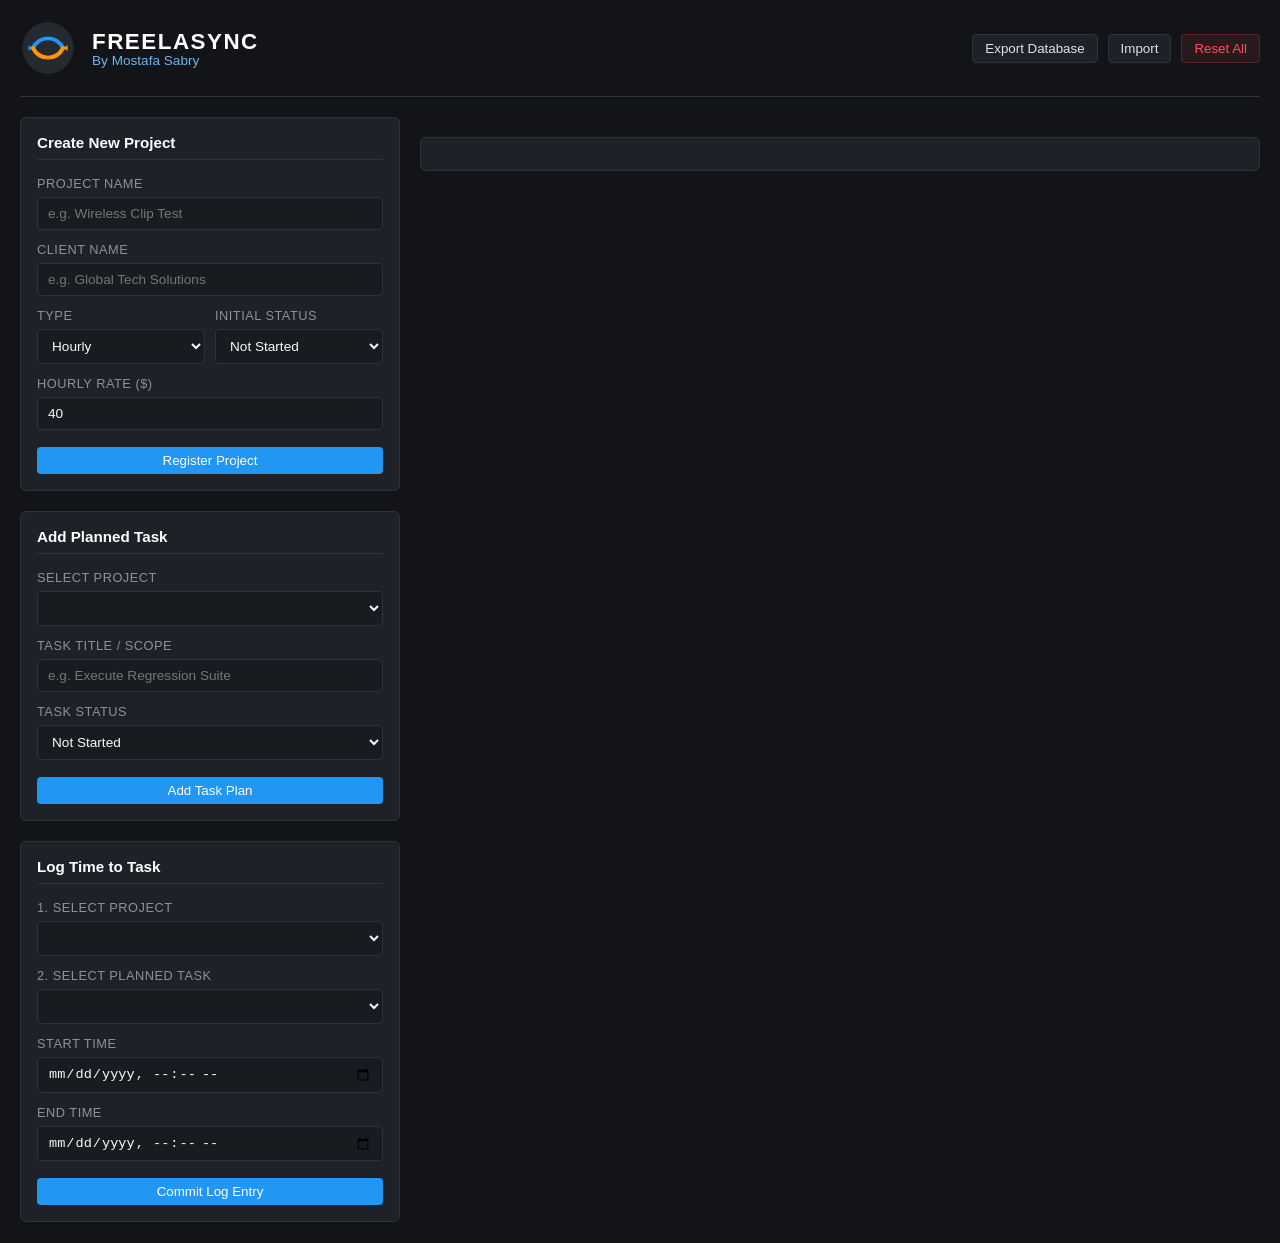
<file: Archive Files - Dashboard Tool/HTML Files/Dashboard Tool 8.html>
<!DOCTYPE html>
<html lang="en">
<head>
    <meta charset="UTF-8">
    <meta name="viewport" content="width=device-width, initial-scale=1.0">
    <title>FREELASYNC | Mostafa Sabry</title>
    <style>
        :root {
            --primary: #121417;
            --secondary: #1e2228;
            --accent: #2196f3;
            --accent-hover: #1976d2;
            --text-main: #e1e3e6;
            --text-muted: #8b929a;
            --border: #2d333b;
            --success: #00e676;
            --warning: #ff9800;
            --logo-blue: #2196f3;
            --logo-orange: #ff9800;
        }

        * { margin: 0; padding: 0; box-sizing: border-box; }
        body { font-family: -apple-system, BlinkMacSystemFont, "Segoe UI", Roboto, Helvetica, Arial, sans-serif; background-color: var(--primary); color: var(--text-main); font-size: 14px; display: flex; flex-direction: column; min-height: 100vh; padding: 20px; }

        button { cursor: pointer; border: none; border-radius: 4px; padding: 6px 12px; font-weight: 500; transition: background 0.2s, color 0.2s, opacity 0.2s; }
        button:hover { opacity: 0.9; }

        header { display: flex; align-items: center; justify-content: space-between; padding: 0 0 20px 0; border-bottom: 1px solid var(--border); margin-bottom: 20px; gap: 20px;}

        .brand-container { display: flex; align-items: center; gap: 16px; min-width: 0;}
        .brand-logo-svg { width: 56px; height: 56px; flex-shrink: 0; }
        .app-title-group { display: flex; flex-direction: column;}
        .app-name { font-size: 1.4rem; font-weight: 800; color: #ffffff; text-transform: uppercase; letter-spacing: 1.5px; }
        .creator-tag { font-size: 0.85rem; color: #64b5f6; font-weight: 500; margin-top: -2px; }

        .global-actions { display: flex; gap: 10px; flex-shrink: 0;}
        .btn-header { background: var(--secondary); color: var(--text-main); border: 1px solid var(--border); }
        .btn-header:hover { background: var(--accent); color: white; border-color: transparent;}
        .btn-primary { background-color: var(--accent); color: white; }
        .btn-primary:hover { background-color: var(--accent-hover); }
        .btn-secondary { background-color: var(--border); color: white; }
        .btn-danger { background: rgba(250, 82, 82, 0.1); color: #fa5252; border: 1px solid rgba(250, 82, 82, 0.2);}
        .btn-danger:hover { background: #fa5252; color: white; }
        .btn-sm { padding: 3px 8px; font-size: 0.75rem; }

        main { flex-grow: 1; display: grid; grid-template-columns: minmax(320px, 380px) 1fr; gap: 20px; }
        @media (max-width: 992px) { main { grid-template-columns: 1fr; } }

        .form-section, .dashboard-section { display: flex; flex-direction: column; gap: 20px; }

        .panel { background-color: var(--secondary); border: 1px solid var(--border); border-radius: 6px; padding: 16px; display: flex; flex-direction: column; width: 100%; box-sizing: border-box;}
        .panel-header { display: flex; justify-content: space-between; align-items: center; margin-bottom: 16px; padding-bottom: 8px; border-bottom: 1px solid var(--border); font-size: 0.95rem; font-weight: 600; color: #fff; }

        .form-group { display: flex; flex-direction: column; gap: 6px; margin-bottom: 12px; width: 100%; min-width: 0; }
        .form-row { display: grid; grid-template-columns: 1fr 1fr; gap: 10px; width: 100%; }
        label { color: var(--text-muted); font-size: 0.8rem; text-transform: uppercase; letter-spacing: 0.5px; }
        input, select, textarea { background-color: rgba(0, 0, 0, 0.2); border: 1px solid var(--border); color: #f8f9fa; border-radius: 4px; padding: 8px 10px; font-size: 0.85rem; width: 100%; box-sizing: border-box; }
        input:focus, select:focus, textarea:focus { outline: 1px solid var(--accent); border-color: transparent;}

        .summary-stats { display: grid; grid-template-columns: repeat(4, 1fr); gap: 12px;}
        @media (max-width: 600px) { .summary-stats { grid-template-columns: 1fr 1fr;} }
        .stat-card { background: rgba(0, 0, 0, 0.15); border: 1px solid var(--border); border-radius: 4px; padding: 12px; display: flex; flex-direction: column; gap: 4px;}
        .stat-label { font-size: 0.7rem; color: var(--text-muted); text-transform: uppercase; }
        .stat-value { font-size: 1.1rem; font-weight: 700; color: #fff; }
        .stat-value.currency { color: var(--success); }

        .project-list { display: flex; flex-direction: column; gap: 10px; margin-top: 5px;}
        .empty-state { text-align: center; color: var(--text-muted); padding: 30px 0; border: 2px dashed var(--border); border-radius: 6px;}

        /* CLICKABLE PORTFOLIO ROW CARD */
        .proj-row-card { border-radius: 6px; border: 1px solid var(--border); background-color: rgba(0, 0, 0, 0.15); padding: 14px 18px; display: flex; justify-content: space-between; align-items: center; cursor: pointer; transition: all 0.2s ease; gap: 15px;}
        .proj-row-card:hover { background-color: rgba(33, 150, 243, 0.08); border-color: var(--accent); transform: translateX(2px); }
        .proj-row-card.type-hourly { border-left: 4px solid var(--logo-blue); }
        .proj-row-card.type-fixed { border-left: 4px solid var(--logo-orange); }
        .proj-row-card.type-retainer { border-left: 4px solid #ab47bc; }
        .proj-row-card.type-value { border-left: 4px solid var(--success); }

        .proj-info-group { display: flex; flex-direction: column; gap: 4px; flex-grow: 1; min-width: 0; }
        .proj-row-title { font-size: 1.05rem; font-weight: 700; color: #fff; white-space: nowrap; overflow: hidden; text-overflow: ellipsis; }
        .proj-row-sub { font-size: 0.8rem; color: var(--text-muted); display: flex; align-items: center; gap: 12px; }

        .proj-row-meta { display: flex; align-items: center; gap: 12px; flex-shrink: 0; }

        /* DETAIL VIEW STYLING */
        .detail-view-container { display: flex; flex-direction: column; gap: 20px; }
        .detail-top-nav { display: flex; justify-content: space-between; align-items: center; }

        /* STATUS BADGES */
        .badge { font-size: 0.65rem; padding: 3px 8px; border-radius: 3px; text-transform: uppercase; font-weight: 700; display: inline-block; white-space: nowrap; }
        .st-not-started { background: rgba(139, 146, 154, 0.2); color: #8b929a; }
        .st-in-progress { background: rgba(33, 150, 243, 0.2); color: #2196f3; }
        .st-blocked { background: rgba(250, 82, 82, 0.2); color: #fa5252; }
        .st-cancelled { background: rgba(108, 117, 125, 0.2); color: #6c757d; }
        .st-reviewing { background: rgba(255, 152, 0, 0.2); color: #ff9800; }
        .st-delivered, .st-done { background: rgba(0, 230, 118, 0.2); color: #00e676; }
        .st-on-hold { background: rgba(238, 90, 36, 0.2); color: #ee5a24; }

        .task-list { display: flex; flex-direction: column; gap: 10px; background: rgba(0,0,0,0.2); border: 1px solid var(--border); border-radius: 4px; padding: 12px; }
        .task-list-title { font-size: 0.8rem; font-weight: 700; text-transform: uppercase; color: var(--text-muted); border-bottom: 1px solid var(--border); padding-bottom: 6px; display: flex; justify-content: space-between; align-items: center;}
        
        .task-item { background: var(--secondary); border: 1px solid var(--border); border-radius: 4px; padding: 10px; display: flex; flex-direction: column; gap: 8px; }
        .task-header { display: flex; justify-content: space-between; align-items: center; flex-wrap: wrap; gap: 8px;}
        .task-title { font-weight: 600; color: #fff; font-size: 0.9rem; display: flex; align-items: center; gap: 8px; flex-wrap: wrap; }
        .task-ctrls { display: flex; gap: 6px; }

        .log-entries { display: flex; flex-direction: column; gap: 6px; padding-left: 10px; border-left: 2px solid var(--border); margin-top: 4px; }
        .log-row { display: flex; justify-content: space-between; align-items: center; background: rgba(0,0,0,0.15); padding: 6px 8px; border-radius: 3px; font-size: 0.85rem; flex-wrap: wrap; gap: 6px; }
        .log-time { color: var(--text-muted); font-size: 0.75rem; }

        .proj-metrics { display: flex; justify-content: space-around; background: rgba(0,0,0,0.2); border-radius: 4px; padding: 12px; border: 1px solid var(--border);}
        .metric { text-align: center; }
        .metric-label { font-size: 0.65rem; color: var(--text-muted); text-transform: uppercase; }
        .metric-value { font-size: 1rem; font-weight: 600; }

        /* MODAL */
        .modal-overlay { position: fixed; top: 0; left: 0; width: 100vw; height: 100vh; background: rgba(0,0,0,0.7); display: flex; justify-content: center; align-items: center; z-index: 2000; visibility: hidden; opacity: 0; transition: all 0.2s; }
        .modal-overlay.active { visibility: visible; opacity: 1; }
        .modal { background: var(--secondary); border: 1px solid var(--border); border-radius: 6px; width: 450px; max-width: 90vw; padding: 20px; display: flex; flex-direction: column; gap: 15px; }
        .modal-title { font-size: 1.1rem; font-weight: 700; color: #fff; }

        #notification_pane { position: fixed; bottom: 20px; right: 20px; max-width: 300px; display: flex; flex-direction: column; gap: 10px; z-index: 3000; }
        .notify-toast { background: var(--secondary); color: white; padding: 10px 15px; border-radius: 4px; border: 1px solid var(--border); box-shadow: 0 4px 6px rgba(0,0,0,0.3); animation: slideIn 0.3s, fadeOut 0.3s 2.7s; border-left: 4px solid;}
        .notify-toast.error { border-left-color: #fa5252;}
        .notify-toast.success { border-left-color: var(--accent);}
        @keyframes slideIn { from { transform: translateX(100%); } to { transform: translateX(0); } }
        @keyframes fadeOut { from { opacity: 1; } to { opacity: 0; } }
    </style>
</head>
<body>

<header>
    <div class="brand-container">
        <svg class="brand-logo-svg" viewBox="0 0 100 100" fill="none" xmlns="http://www.w3.org/2000/svg">
            <circle cx="50" cy="50" r="46" fill="#252930"/>
            <path d="M 23 50 C 35 27, 65 27, 77 50" stroke="#2196F3" stroke-width="7" stroke-linecap="round" fill="none"/>
            <path d="M 23 50 L 15 45 L 15 55 Z" fill="#2196F3"/>
            <path d="M 23 50 C 35 73, 65 73, 77 50" stroke="#FF9800" stroke-width="7" stroke-linecap="round" fill="none"/>
            <path d="M 77 50 L 85 45 L 85 55 Z" fill="#FF9800"/>
        </svg>
        <div class="app-title-group">
            <div class="app-name">FREELASYNC</div>
            <div class="creator-tag">By Mostafa Sabry</div>
        </div>
    </div>
    <div class="global-actions">
        <button class="btn-header" onclick="App.state.exportData()">Export Database</button>
        <button class="btn-header" onclick="document.getElementById('importFile').click()">Import</button>
        <button class="btn-danger" onclick="App.state.resetDatabase()">Reset All</button>
        <input type="file" id="importFile" style="display:none" onchange="App.state.importData(event)">
    </div>
</header>

<main>
    <div class="form-section">
        <div class="panel">
            <div class="panel-header">Create New Project</div>
            <form id="projectForm" onsubmit="App.handlers.createProject(event)">
                <div class="form-group">
                    <label for="pName">Project Name</label>
                    <input type="text" id="pName" placeholder="e.g. Wireless Clip Test" required maxlength="100">
                </div>
                <div class="form-group">
                    <label for="pClient">Client Name</label>
                    <input type="text" id="pClient" placeholder="e.g. Global Tech Solutions" required maxlength="100">
                </div>
                <div class="form-row">
                    <div class="form-group">
                        <label for="pType">Type</label>
                        <select id="pType" required>
                            <option value="Hourly">Hourly</option>
                            <option value="Fixed fee">Fixed fee</option>
                            <option value="Retainer">Retainer</option>
                            <option value="Value-based">Value-based</option>
                        </select>
                    </div>
                    <div class="form-group">
                        <label for="pStatus">Initial Status</label>
                        <select id="pStatus" required>
                            <option value="Not Started">Not Started</option>
                            <option value="In Progress">In Progress</option>
                            <option value="Blocked">Blocked</option>
                            <option value="Cancelled">Cancelled</option>
                            <option value="Reviewing">Reviewing</option>
                            <option value="Delivered">Delivered</option>
                            <option value="On Hold">On Hold</option>
                        </select>
                    </div>
                </div>
                <div class="form-group">
                    <label for="pRate">Hourly Rate ($)</label>
                    <input type="number" id="pRate" min="0" step="1" value="40" required>
                </div>
                <button type="submit" class="btn-primary" style="width: 100%; margin-top: 5px;">Register Project</button>
            </form>
        </div>

        <div class="panel">
            <div class="panel-header">Add Planned Task</div>
            <form id="taskForm" onsubmit="App.handlers.createTask(event)">
                <div class="form-group">
                    <label for="tProjectSelect">Select Project</label>
                    <select id="tProjectSelect" required></select>
                </div>
                <div class="form-group">
                    <label for="tTitle">Task Title / Scope</label>
                    <input type="text" id="tTitle" placeholder="e.g. Execute Regression Suite" required maxlength="150">
                </div>
                <div class="form-group">
                    <label for="tStatus">Task Status</label>
                    <select id="tStatus" required>
                        <option value="Not Started">Not Started</option>
                        <option value="In Progress">In Progress</option>
                        <option value="Blocked">Blocked</option>
                        <option value="Cancelled">Cancelled</option>
                        <option value="Done">Done</option>
                        <option value="On Hold">On Hold</option>
                    </select>
                </div>
                <button type="submit" class="btn-primary" style="width: 100%; margin-top: 5px;">Add Task Plan</button>
            </form>
        </div>

        <div class="panel">
            <div class="panel-header">Log Time to Task</div>
            <form id="logForm" onsubmit="App.handlers.logTime(event)">
                <div class="form-group">
                    <label for="lProjectSelect">1. Select Project</label>
                    <select id="lProjectSelect" onchange="App.state.handleLogProjectFilterChange(this.value)" required></select>
                </div>
                <div class="form-group">
                    <label for="lTaskSelect">2. Select Planned Task</label>
                    <select id="lTaskSelect" required></select>
                </div>
                <div class="form-group">
                    <label for="lStart">Start Time</label>
                    <input type="datetime-local" id="lStart" required>
                </div>
                <div class="form-group">
                    <label for="lEnd">End Time</label>
                    <input type="datetime-local" id="lEnd" required>
                </div>
                <button type="submit" class="btn-primary" style="width: 100%; margin-top: 5px;">Commit Log Entry</button>
            </form>
        </div>
    </div>

    <div class="dashboard-section">
        <div class="summary-stats" id="dashboard_summary"></div>

        <div class="panel" id="main_content_panel">
            </div>
    </div>
</main>

<div class="modal-overlay" id="editModal">
    <div class="modal">
        <div class="modal-title" id="modalTitle">Edit Item</div>
        <div id="modalBody"></div>
        <div style="display:flex; justify-content: flex-end; gap: 8px;">
            <button class="btn-secondary" onclick="App.ui.closeModal()">Cancel</button>
            <button class="btn-primary" id="modalSaveBtn">Save Changes</button>
        </div>
    </div>
</div>

<div id="notification_pane"></div>

<script>
"use strict";

const App = (() => {
    const DB_KEY = "freelasync_msry_db_v7";

    let _db = {
        config: { creator: "Mostafa Sabry", app: "FREELASYNC" },
        metadata: { createdCount: 0, taskCount: 0, logCount: 0 },
        projects: []
    };

    let _activeProjectId = null; // Navigation State: null = Portfolio View, String = Detail View

    const PROJECT_TYPES = ["Hourly", "Fixed fee", "Retainer", "Value-based"];
    const PROJECT_STATUSES = ["Not Started", "In Progress", "Blocked", "Cancelled", "Reviewing", "Delivered", "On Hold"];
    const TASK_STATUSES = ["Not Started", "In Progress", "Blocked", "Cancelled", "Done", "On Hold"];

    const ui = {
        dom: {
            projectForm: document.getElementById('projectForm'),
            taskForm: document.getElementById('taskForm'),
            logForm: document.getElementById('logForm'),
            tProjectSelect: document.getElementById('tProjectSelect'),
            lProjectSelect: document.getElementById('lProjectSelect'),
            lTaskSelect: document.getElementById('lTaskSelect'),
            summary: document.getElementById('dashboard_summary'),
            mainContentPanel: document.getElementById('main_content_panel'),
            notifyPane: document.getElementById('notification_pane'),
            editModal: document.getElementById('editModal'),
            modalTitle: document.getElementById('modalTitle'),
            modalBody: document.getElementById('modalBody'),
            modalSaveBtn: document.getElementById('modalSaveBtn')
        },

        showNotify: (message, type = 'success') => {
            const toast = document.createElement('div');
            toast.className = `notify-toast ${type}`;
            toast.innerText = message;
            ui.dom.notifyPane.appendChild(toast);
            setTimeout(() => toast.remove(), 3000);
        },

        openModal: (title, bodyHtml, onSave) => {
            ui.dom.modalTitle.innerText = title;
            ui.dom.modalBody.innerHTML = bodyHtml;
            ui.dom.modalSaveBtn.onclick = onSave;
            ui.dom.editModal.classList.add('active');
        },

        closeModal: () => {
            ui.dom.editModal.classList.remove('active');
        },

        getStatusClass: (statusStr) => {
            const slug = (statusStr || 'not-started').toLowerCase().replace(/\s+/g, '-');
            return `st-${slug}`;
        },

        getTypeClass: (typeStr) => {
            switch(typeStr) {
                case 'Fixed fee': return 'type-fixed';
                case 'Retainer': return 'type-retainer';
                case 'Value-based': return 'type-value';
                case 'Hourly':
                default: return 'type-hourly';
            }
        },

        calcHours: (start, end) => {
            const ms = new Date(end) - new Date(start);
            return parseFloat((ms / (1000 * 60 * 60)).toFixed(2));
        },

        formatMoney: (amount) => {
            return new Intl.NumberFormat('en-US', { style: 'currency', currency: 'USD' }).format(amount);
        },

        validateLog: (start, end) => {
            const startTime = new Date(start);
            const endTime = new Date(end);
            if (isNaN(startTime.getTime()) || isNaN(endTime.getTime())) return {ok: false, msg: "Invalid dates."};
            if (endTime <= startTime) return {ok: false, msg: "End time must be after start time."};
            return {ok: true};
        }
    };

    const state = {
        load: () => {
            const raw = localStorage.getItem(DB_KEY);
            if (!raw) return;
            try {
                _db = JSON.parse(raw);
                state.syncDropdowns();
                state.refreshDashboard();
            } catch (e) {
                ui.showNotify("Error loading stored data.", 'error');
            }
        },

        save: () => {
            localStorage.setItem(DB_KEY, JSON.stringify(_db));
            state.refreshDashboard();
        },

        resetDatabase: () => {
            if (!confirm("Delete all projects, tasks, and logs permanently?")) return;
            localStorage.removeItem(DB_KEY);
            location.reload();
        },

        openProjectDetails: (pid) => {
            _activeProjectId = pid;
            state.refreshDashboard();
        },

        closeProjectDetails: () => {
            _activeProjectId = null;
            state.refreshDashboard();
        },

        addProject: (pData) => {
            const pid = `P-${String(++_db.metadata.createdCount).padStart(4, '0')}`;
            _db.projects.push({ ...pData, id: pid, tasks: [] });
            state.syncDropdowns(pid);
            state.save();
            ui.showNotify(`Project [${pData.name}] initialized.`);
        },

        editProject: (pid) => {
            const p = _db.projects.find(x => x.id === pid);
            if (!p) return;
            const typeOptions = PROJECT_TYPES.map(t => `<option value="${t}" ${p.type === t ? 'selected' : ''}>${t}</option>`).join('');
            const statusOptions = PROJECT_STATUSES.map(s => `<option value="${s}" ${p.status === s ? 'selected' : ''}>${s}</option>`).join('');

            const html = `
                <div class="form-group"><label>Project Name</label><input type="text" id="mPName" value="${p.name}"></div>
                <div class="form-group"><label>Client Name</label><input type="text" id="mPClient" value="${p.client}"></div>
                <div class="form-group"><label>Project Type</label><select id="mPType">${typeOptions}</select></div>
                <div class="form-group"><label>Project Status</label><select id="mPStatus">${statusOptions}</select></div>
                <div class="form-group"><label>Hourly Rate ($)</label><input type="number" id="mPRate" value="${p.rate}"></div>
            `;
            ui.openModal("Edit Project", html, () => {
                p.name = document.getElementById('mPName').value.trim() || p.name;
                p.client = document.getElementById('mPClient').value.trim() || p.client;
                p.type = document.getElementById('mPType').value;
                p.status = document.getElementById('mPStatus').value;
                p.rate = parseFloat(document.getElementById('mPRate').value) || p.rate;
                ui.closeModal();
                state.save();
                ui.showNotify("Project updated.");
            });
        },

        deleteProject: (pid) => {
            if (!confirm(`Remove project [${pid}] and all attached tasks/logs?`)) return;
            _db.projects = _db.projects.filter(p => p.id !== pid);
            if (_activeProjectId === pid) _activeProjectId = null;
            state.syncDropdowns();
            state.save();
            ui.showNotify("Project deleted.");
        },

        addTask: (pid, title, status) => {
            const project = _db.projects.find(p => p.id === pid);
            if (!project) return;
            const tid = `T-${String(++_db.metadata.taskCount).padStart(5, '0')}`;
            project.tasks.push({ id: tid, title: title, status: status, logs: [] });
            state.syncDropdowns(pid);
            state.save();
            ui.showNotify(`Task added to [${project.name}].`);
        },

        editTask: (pid, tid) => {
            const project = _db.projects.find(p => p.id === pid);
            const task = project ? project.tasks.find(t => t.id === tid) : null;
            if (!task) return;

            const statusOptions = TASK_STATUSES.map(s => `<option value="${s}" ${task.status === s ? 'selected' : ''}>${s}</option>`).join('');

            const html = `
                <div class="form-group"><label>Task Title</label><input type="text" id="mTTitle" value="${task.title}"></div>
                <div class="form-group"><label>Task Status</label><select id="mTStatus">${statusOptions}</select></div>
            `;
            ui.openModal("Edit Task", html, () => {
                task.title = document.getElementById('mTTitle').value.trim() || task.title;
                task.status = document.getElementById('mTStatus').value;
                ui.closeModal();
                state.save();
                ui.showNotify("Task updated.");
            });
        },

        deleteTask: (pid, tid) => {
            if (!confirm("Delete this planned task and all its logged time entries?")) return;
            const project = _db.projects.find(p => p.id === pid);
            if (!project) return;
            project.tasks = project.tasks.filter(t => t.id !== tid);
            state.syncDropdowns(pid);
            state.save();
            ui.showNotify("Task deleted.");
        },

        addLog: (tid, start, end) => {
            let foundTask = null;

            for (const p of _db.projects) {
                const t = p.tasks.find(x => x.id === tid);
                if (t) { foundTask = t; break; }
            }

            if (!foundTask) return;

            const hours = ui.calcHours(start, end);
            const lid = `L-${String(++_db.metadata.logCount).padStart(6, '0')}`;

            foundTask.logs.push({ id: lid, start: start, end: end, hours: hours });
            state.save();
            ui.showNotify(`Logged ${hours} hrs to task.`);
        },

        editLog: (pid, tid, lid) => {
            const project = _db.projects.find(p => p.id === pid);
            const task = project ? project.tasks.find(t => t.id === tid) : null;
            const log = task ? task.logs.find(l => l.id === lid) : null;
            if (!log) return;

            const html = `
                <div class="form-group"><label>Start Time</label><input type="datetime-local" id="mLStart" value="${log.start}"></div>
                <div class="form-group"><label>End Time</label><input type="datetime-local" id="mLEnd" value="${log.end}"></div>
            `;
            ui.openModal("Edit Log Time Frame", html, () => {
                const start = document.getElementById('mLStart').value;
                const end = document.getElementById('mLEnd').value;
                const check = ui.validateLog(start, end);
                if (!check.ok) { ui.showNotify(check.msg, 'error'); return; }

                log.start = start;
                log.end = end;
                log.hours = ui.calcHours(start, end);
                ui.closeModal();
                state.save();
                ui.showNotify("Log entry updated.");
            });
        },

        deleteLog: (pid, tid, lid) => {
            if (!confirm("Remove this logged time entry?")) return;
            const project = _db.projects.find(p => p.id === pid);
            const task = project ? project.tasks.find(t => t.id === tid) : null;
            if (!task) return;

            task.logs = task.logs.filter(l => l.id !== lid);
            state.save();
            ui.showNotify("Log entry removed.");
        },

        syncDropdowns: (preferredPid = null) => {
            if (_db.projects.length === 0) {
                ui.dom.tProjectSelect.innerHTML = '<option value="">(No Projects)</option>';
                ui.dom.lProjectSelect.innerHTML = '<option value="">(No Projects)</option>';
                ui.dom.lTaskSelect.innerHTML = '<option value="">(No Tasks)</option>';
                return;
            }

            // Sync Add Task Project Selector
            ui.dom.tProjectSelect.innerHTML = _db.projects.map(p => 
                `<option value="${p.id}" ${p.id === preferredPid ? 'selected' : ''}>[${p.id}] ${p.name}</option>`
            ).join('');

            // Sync Log Time Project Selector
            const currentSelectedLogPid = preferredPid || ui.dom.lProjectSelect.value || _db.projects[0].id;
            ui.dom.lProjectSelect.innerHTML = _db.projects.map(p => 
                `<option value="${p.id}" ${p.id === currentSelectedLogPid ? 'selected' : ''}>[${p.id}] ${p.name}</option>`
            ).join('');

            // Trigger Task dropdown filtering for Log Time based on selected project
            state.handleLogProjectFilterChange(ui.dom.lProjectSelect.value);
        },

        handleLogProjectFilterChange: (pid) => {
            const project = _db.projects.find(p => p.id === pid);
            if (!project || project.tasks.length === 0) {
                ui.dom.lTaskSelect.innerHTML = '<option value="">(No Tasks in this project)</option>';
                return;
            }

            ui.dom.lTaskSelect.innerHTML = project.tasks.map(t => 
                `<option value="${t.id}">[${t.status || 'Not Started'}] ${t.title}</option>`
            ).join('');
        },

        refreshDashboard: () => {
            state.renderSummary();
            if (_activeProjectId) {
                state.renderProjectDetailView(_activeProjectId);
            } else {
                state.renderPortfolioView();
            }
        },

        renderSummary: () => {
            let totalHours = 0;
            let totalRevenue = 0;
            let totalTasks = 0;

            _db.projects.forEach(p => {
                totalTasks += p.tasks.length;
                p.tasks.forEach(t => {
                    t.logs.forEach(l => {
                        totalHours += l.hours;
                        totalRevenue += (l.hours * p.rate);
                    });
                });
            });

            ui.dom.summary.innerHTML = `
                <div class="stat-card">
                    <div class="stat-label">Projects</div>
                    <div class="stat-value">${_db.projects.length}</div>
                </div>
                <div class="stat-card">
                    <div class="stat-label">Tasks Planned</div>
                    <div class="stat-value">${totalTasks}</div>
                </div>
                <div class="stat-card">
                    <div class="stat-label">Total Time Logged</div>
                    <div class="stat-value">${totalHours.toFixed(2)} Hrs</div>
                </div>
                <div class="stat-card">
                    <div class="stat-label">Gross Revenue</div>
                    <div class="stat-value currency">${ui.formatMoney(totalRevenue)}</div>
                </div>
            `;
        },

        /* RENDER PORTFOLIO SUMMARY LIST (CLICKABLE ROWS) */
        renderPortfolioView: () => {
            if (_db.projects.length === 0) {
                ui.dom.mainContentPanel.innerHTML = `
                    <div class="panel-header">My Projects Portfolio</div>
                    <div class="empty-state">No active projects in portfolio. Register a project on the left to begin.</div>
                `;
                return;
            }

            const rowsHtml = _db.projects.map(p => {
                const typeName = p.type || 'Hourly';
                const cardTypeClass = ui.getTypeClass(typeName);
                const pStatus = p.status || 'Not Started';

                let pTotalHours = 0;
                p.tasks.forEach(t => t.logs.forEach(l => pTotalHours += l.hours));

                return `
                    <div class="proj-row-card ${cardTypeClass}" onclick="App.state.openProjectDetails('${p.id}')">
                        <div class="proj-info-group">
                            <div class="proj-row-title">${p.name}</div>
                            <div class="proj-row-sub">
                                <span>Client: <strong>${p.client}</strong></span>
                                <span>•</span>
                                <span>${typeName}</span>
                                <span>•</span>
                                <span>${p.tasks.length} Tasks</span>
                                <span>•</span>
                                <span>${pTotalHours.toFixed(2)} Hrs Logged</span>
                            </div>
                        </div>
                        <div class="proj-row-meta">
                            <span class="badge ${ui.getStatusClass(pStatus)}">${pStatus}</span>
                            <span style="color: var(--text-muted); font-weight: bold;">&rsaquo;</span>
                        </div>
                    </div>
                `;
            }).join('');

            ui.dom.mainContentPanel.innerHTML = `
                <div class="panel-header">
                    <span>My Projects Portfolio</span>
                    <span style="font-size:0.75rem; color:var(--text-muted);">Click a project row to view details & logs</span>
                </div>
                <div class="project-list">${rowsHtml}</div>
            `;
        },

        /* RENDER SINGLE PROJECT DETAILS & LOGS PAGE */
        renderProjectDetailView: (pid) => {
            const p = _db.projects.find(x => x.id === pid);
            if (!p) {
                _activeProjectId = null;
                state.renderPortfolioView();
                return;
            }

            const typeName = p.type || 'Hourly';
            const pStatus = p.status || 'Not Started';

            let pTotalHours = 0;
            p.tasks.forEach(t => t.logs.forEach(l => pTotalHours += l.hours));
            const pTotalRevenue = pTotalHours * p.rate;

            const tasksHtml = p.tasks.length === 0 
                ? `<div style="color: var(--text-muted); font-size: 0.8rem; font-style: italic;">No tasks planned for this project yet. Use the left form to add planned tasks.</div>`
                : p.tasks.map(t => {
                    let tHours = 0;
                    t.logs.forEach(l => tHours += l.hours);
                    const tStatus = t.status || 'Not Started';

                    const logsHtml = t.logs.length === 0
                        ? `<div style="color: var(--text-muted); font-size: 0.75rem; font-style: italic;">No time logged yet.</div>`
                        : t.logs.map(l => `
                            <div class="log-row">
                                <span>${l.hours} Hrs (${ui.formatMoney(l.hours * p.rate)})</span>
                                <span class="log-time">${new Date(l.start).toLocaleString()} - ${new Date(l.end).toLocaleTimeString([], {hour:'2-digit', minute:'2-digit'})}</span>
                                <div class="task-ctrls">
                                    <button class="btn-secondary btn-sm" onclick="App.state.editLog('${p.id}', '${t.id}', '${l.id}')">Edit Log</button>
                                    <button class="btn-danger btn-sm" onclick="App.state.deleteLog('${p.id}', '${t.id}', '${l.id}')">x</button>
                                </div>
                            </div>
                        `).join('');

                    return `
                        <div class="task-item">
                            <div class="task-header">
                                <span class="task-title">
                                    <span class="badge ${ui.getStatusClass(tStatus)}">${tStatus}</span>
                                    ${t.title} 
                                    <small style="color:var(--text-muted); font-weight:normal;">(${tHours.toFixed(2)} hrs)</small>
                                </span>
                                <div class="task-ctrls">
                                    <button class="btn-secondary btn-sm" onclick="App.state.editTask('${p.id}', '${t.id}')">Edit Task</button>
                                    <button class="btn-danger btn-sm" onclick="App.state.deleteTask('${p.id}', '${t.id}')">Delete Task</button>
                                </div>
                            </div>
                            <div class="log-entries">${logsHtml}</div>
                        </div>
                    `;
                }).join('');

            ui.dom.mainContentPanel.innerHTML = `
                <div class="detail-view-container">
                    <div class="detail-top-nav">
                        <button class="btn-header" onclick="App.state.closeProjectDetails()">&larr; Back to Portfolio</button>
                        <div style="display:flex; gap:8px;">
                            <button class="btn-secondary btn-sm" onclick="App.state.editProject('${p.id}')">Edit Project</button>
                            <button class="btn-primary btn-sm" onclick="App.reports.generateHtmlReport('${p.id}')">Generate Report</button>
                            <button class="btn-danger btn-sm" onclick="App.state.deleteProject('${p.id}')">Delete</button>
                        </div>
                    </div>

                    <div style="display:flex; justify-content:space-between; align-items:flex-start; gap:10px;">
                        <div>
                            <h2 style="color:#fff; font-size:1.4rem; font-weight:700;">${p.name}</h2>
                            <div style="color:var(--text-muted); font-size:0.9rem; margin-top:2px;">Client: <strong>${p.client}</strong> • ${typeName}</div>
                        </div>
                        <span class="badge ${ui.getStatusClass(pStatus)}" style="font-size:0.8rem; padding:6px 12px;">${pStatus}</span>
                    </div>

                    <div class="proj-metrics">
                        <div class="metric">
                            <div class="metric-value">$${p.rate}/hr</div>
                            <div class="metric-label">Rate</div>
                        </div>
                        <div class="metric">
                            <div class="metric-value">${p.tasks.length}</div>
                            <div class="metric-label">Tasks Planned</div>
                        </div>
                        <div class="metric">
                            <div class="metric-value">${pTotalHours.toFixed(2)} Hrs</div>
                            <div class="metric-label">Time Logged</div>
                        </div>
                        <div class="metric">
                            <div class="metric-value" style="color: var(--success);">${ui.formatMoney(pTotalRevenue)}</div>
                            <div class="metric-label">Gross Revenue</div>
                        </div>
                    </div>

                    <div class="task-list">
                        <div class="task-list-title">
                            Planned Project Tasks & Time Logs
                            <span>${p.tasks.length} Tasks</span>
                        </div>
                        ${tasksHtml}
                    </div>
                </div>
            `;
        },

        exportData: () => {
            _db.config.exportTime = new Date().toISOString();
            const dataStr = "data:text/json;charset=utf-8," + encodeURIComponent(JSON.stringify(_db, null, 2));
            const a = document.createElement('a');
            a.setAttribute("href", dataStr);
            a.setAttribute("download", `freelasync_backup_${_db.config.exportTime.split('T')[0]}.json`);
            a.click();
            ui.showNotify("Backup exported.");
        },

        importData: (event) => {
            const file = event.target.files[0];
            if (!file) return;

            const reader = new FileReader();
            reader.onload = (e) => {
                try {
                    const imported = JSON.parse(e.target.result);
                    if (!imported.projects) throw new Error("Invalid structure");
                    _db = imported;
                    state.syncDropdowns();
                    state.save();
                    ui.showNotify("Database restored successfully.", 'success');
                } catch (err) {
                    ui.showNotify("Invalid database file format.", 'error');
                }
            };
            reader.readAsText(file);
        }
    };

    const handlers = {
        createProject: (e) => {
            e.preventDefault();
            const pName = document.getElementById('pName').value.trim();
            const pClient = document.getElementById('pClient').value.trim();
            const pType = document.getElementById('pType').value;
            const pStatus = document.getElementById('pStatus').value;
            const pRate = parseFloat(document.getElementById('pRate').value);

            if (!pName || !pClient || isNaN(pRate) || pRate < 0) return;

            state.addProject({ name: pName, client: pClient, type: pType, status: pStatus, rate: pRate });
            ui.dom.projectForm.reset();
        },

        createTask: (e) => {
            e.preventDefault();
            const pid = ui.dom.tProjectSelect.value;
            const title = document.getElementById('tTitle').value.trim();
            const status = document.getElementById('tStatus').value;

            if (!pid || !title) return;

            state.addTask(pid, title, status);
            ui.dom.taskForm.reset();
        },

        logTime: (e) => {
            e.preventDefault();
            const tid = ui.dom.lTaskSelect.value;
            const startStr = document.getElementById('lStart').value;
            const endStr = document.getElementById('lEnd').value;

            if (!tid) {
                ui.showNotify("Please select a task.", 'error');
                return;
            }

            const check = ui.validateLog(startStr, endStr);
            if (!check.ok) {
                ui.showNotify(check.msg, 'error');
                return;
            }

            state.addLog(tid, startStr, endStr);
            ui.dom.logForm.reset();
        }
    };

    const reports = {
        generateHtmlReport: (pid) => {
            const project = _db.projects.find(p => p.id === pid);
            if (!project) return;

            let totalHours = 0;
            project.tasks.forEach(t => t.logs.forEach(l => totalHours += l.hours));
            const totalRevenue = ui.formatMoney(totalHours * project.rate);
            const typeName = project.type || 'Hourly';
            const timestamp = new Date().toLocaleString('en-US');

            let htmlStream = `<!DOCTYPE html>
<html lang="en">
<head>
<meta charset="UTF-8">
<title>Work Report: ${project.name} - Mostafa Sabry</title>
<style>
    body { font-family: -apple-system, system-ui, Arial, sans-serif; padding: 40px; color: #1a1b1e; background: #fff; font-size: 14px;}
    header { display: flex; justify-content: space-between; align-items: center; border-bottom: 2px solid #2196F3; padding-bottom: 20px; margin-bottom: 30px; }
    .brand { display: flex; align-items: center; gap: 15px; }
    .logo { width: 48px; height: 48px; }
    h1 { margin: 0; font-size: 1.4rem; font-weight: 800; color: #121417; text-transform: uppercase;}
    .client { font-size: 0.9rem; color: #666;}
    
    .meta-blocks { display: grid; grid-template-columns: repeat(4, 1fr); gap: 15px; margin-bottom: 30px; }
    .block { background: #f8f9fa; border: 1px solid #e9ecef; border-radius: 4px; padding: 12px; text-align: center;}
    .bl-label { font-size: 0.75rem; text-transform: uppercase; color: #777; margin-bottom: 4px;}
    .bl-val { font-size: 1.1rem; font-weight: 700; color: #1a1b1e;}
    .bl-val.revenue { color: #FF9800;}

    table { width: 100%; border-collapse: collapse; margin-top: 10px; border: 1px solid #e9ecef;}
    th { background-color: #f8f9fa; color: #555; text-transform: uppercase; font-size: 0.7rem; padding: 10px; text-align: left; border-bottom: 1px solid #e9ecef; }
    td { padding: 10px; border-bottom: 1px solid #e9ecef; }
    .footer { margin-top: 40px; padding-top: 15px; border-top: 1px solid #eee; text-align: center; color: #777; font-size: 0.85rem;}
</style>
</head>
<body>
    <header>
        <div class="brand">
            <svg class="logo" viewBox="0 0 100 100" fill="none" xmlns="http://www.w3.org/2000/svg">
                <circle cx="50" cy="50" r="46" fill="#252930"/>
                <path d="M 23 50 C 35 27, 65 27, 77 50" stroke="#2196F3" stroke-width="7" stroke-linecap="round" fill="none"/>
                <path d="M 23 50 L 15 45 L 15 55 Z" fill="#2196F3"/>
                <path d="M 23 50 C 35 73, 65 73, 77 50" stroke="#FF9800" stroke-width="7" stroke-linecap="round" fill="none"/>
                <path d="M 77 50 L 85 45 L 85 55 Z" fill="#FF9800"/>
            </svg>
            <div>
                <h1>FREELASYNC Report</h1>
                <div class="client"><strong>${project.name}</strong> (${typeName}) | Client: ${project.client}</div>
            </div>
        </div>
        <div style="text-align: right; font-size: 0.8rem; color: #777;">Generated: ${timestamp}</div>
    </header>

    <div class="meta-blocks">
        <div class="block"><div class="bl-label">Project Status</div><div class="bl-val">${project.status || 'Not Started'}</div></div>
        <div class="block"><div class="bl-label">Hourly Rate</div><div class="bl-val">$${project.rate}/hr</div></div>
        <div class="block"><div class="bl-label">Total Logged</div><div class="bl-val">${totalHours.toFixed(2)} Hrs</div></div>
        <div class="block"><div class="bl-label">Total Accrued</div><div class="bl-val revenue">${totalRevenue}</div></div>
    </div>

    <h2>Planned Tasks & Logged Time Breakdown</h2>
    ${project.tasks.map(t => `
        <h3 style="margin-top:20px; color:#2196F3;">Task: ${t.title} [Status: ${t.status || 'Not Started'}]</h3>
        ${t.logs.length === 0 ? '<p style="color:#777; font-style:italic;">No time logged for this task.</p>' : `
        <table>
            <thead>
                <tr>
                    <th>Time Window</th>
                    <th>Hours</th>
                    <th>Subtotal</th>
                </tr>
            </thead>
            <tbody>
                ${t.logs.map(l => `
                    <tr>
                        <td>${new Date(l.start).toLocaleString()} - ${new Date(l.end).toLocaleTimeString([], {hour:'2-digit', minute:'2-digit'})}</td>
                        <td>${l.hours} Hrs</td>
                        <td>${ui.formatMoney(l.hours * project.rate)}</td>
                    </tr>
                `).join('')}
            </tbody>
        </table>
        `}
    `).join('')}

    <div class="footer">
        FREELASYNC Project Report • <strong>By Mostafa Sabry</strong>
    </div>
</body>
</html>`;

            const blob = new Blob([htmlStream], { type: "text/html;charset=utf-8" });
            const url = URL.createObjectURL(blob);
            const link = document.createElement("a");
            link.setAttribute("href", url);
            link.setAttribute("download", `Report_${project.name.replace(/\s+/g, '_')}.html`);
            link.click();
            URL.revokeObjectURL(url);
            ui.showNotify(`Report generated for [${project.name}].`);
        }
    };

    return { init: state.load, state, handlers, reports, ui };
})();

window.addEventListener('DOMContentLoaded', App.init);
</script>
</body>
</html>
</file>
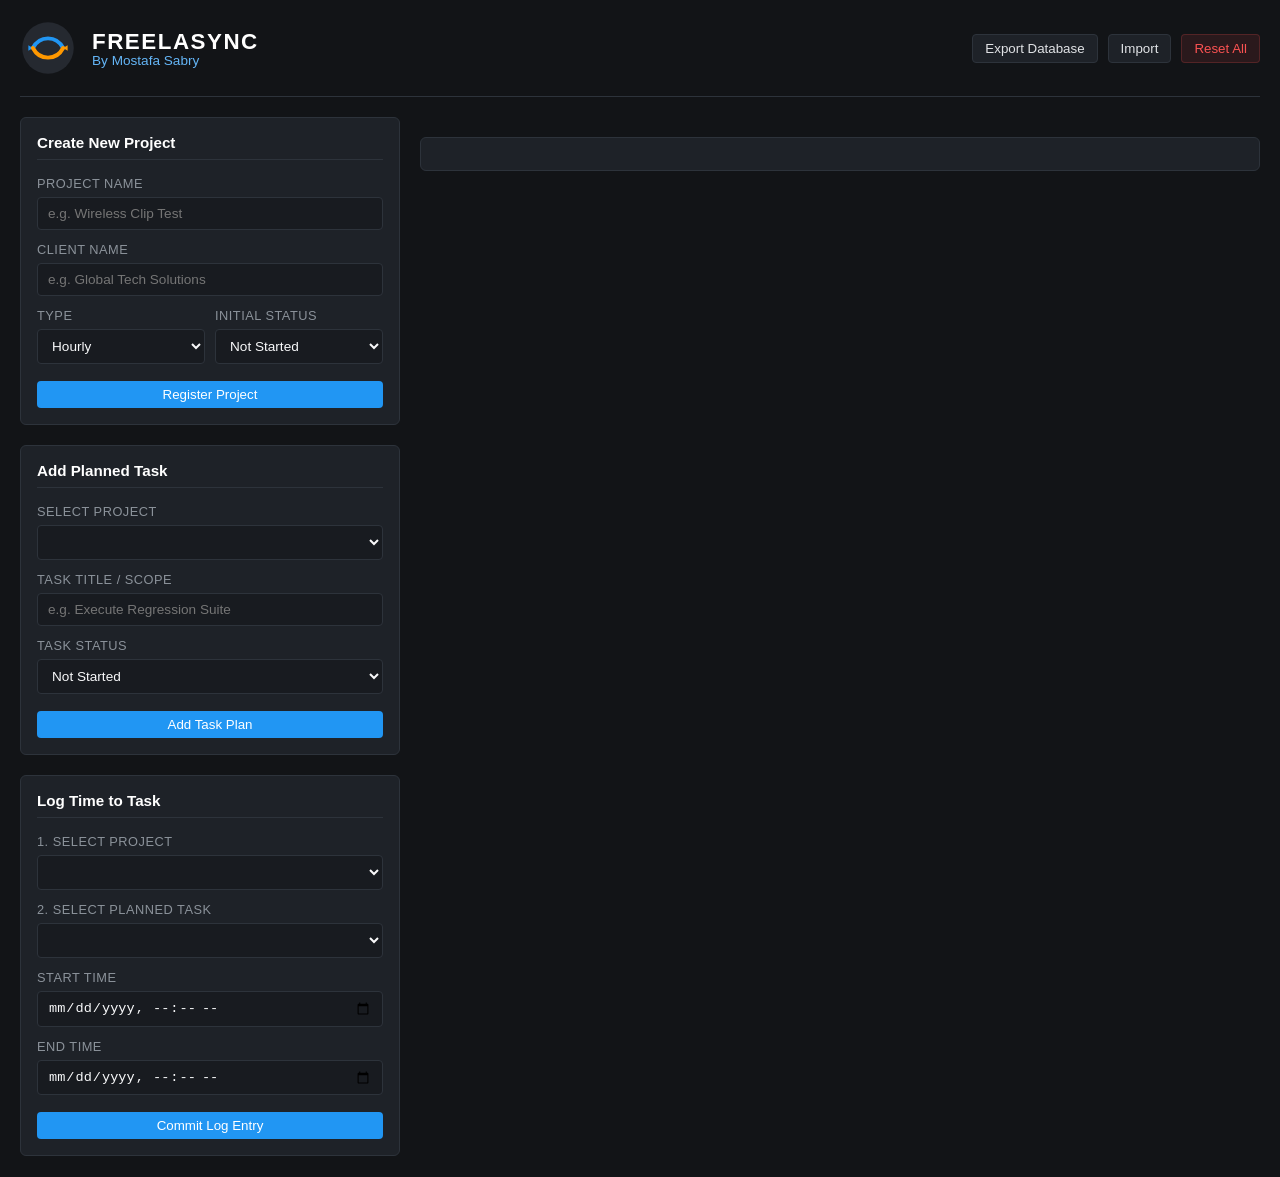
<file: Archive Files - Dashboard Tool/HTML Files/Dashboard Tool 9.html>
<!DOCTYPE html>
<html lang="en">
<head>
    <meta charset="UTF-8">
    <meta name="viewport" content="width=device-width, initial-scale=1.0">
    <title>FREELASYNC | Mostafa Sabry</title>
    <style>
        :root {
            --primary: #121417;
            --secondary: #1e2228;
            --accent: #2196f3;
            --accent-hover: #1976d2;
            --text-main: #e1e3e6;
            --text-muted: #8b929a;
            --border: #2d333b;
            --success: #00e676;
            --warning: #ff9800;
            --logo-blue: #2196f3;
            --logo-orange: #ff9800;
        }

        * { margin: 0; padding: 0; box-sizing: border-box; }
        body { font-family: -apple-system, BlinkMacSystemFont, "Segoe UI", Roboto, Helvetica, Arial, sans-serif; background-color: var(--primary); color: var(--text-main); font-size: 14px; display: flex; flex-direction: column; min-height: 100vh; padding: 20px; }

        button { cursor: pointer; border: none; border-radius: 4px; padding: 6px 12px; font-weight: 500; transition: background 0.2s, color 0.2s, opacity 0.2s; }
        button:hover { opacity: 0.9; }

        header { display: flex; align-items: center; justify-content: space-between; padding: 0 0 20px 0; border-bottom: 1px solid var(--border); margin-bottom: 20px; gap: 20px;}

        .brand-container { display: flex; align-items: center; gap: 16px; min-width: 0;}
        .brand-logo-svg { width: 56px; height: 56px; flex-shrink: 0; }
        .app-title-group { display: flex; flex-direction: column;}
        .app-name { font-size: 1.4rem; font-weight: 800; color: #ffffff; text-transform: uppercase; letter-spacing: 1.5px; }
        .creator-tag { font-size: 0.85rem; color: #64b5f6; font-weight: 500; margin-top: -2px; }

        .global-actions { display: flex; gap: 10px; flex-shrink: 0;}
        .btn-header { background: var(--secondary); color: var(--text-main); border: 1px solid var(--border); }
        .btn-header:hover { background: var(--accent); color: white; border-color: transparent;}
        .btn-primary { background-color: var(--accent); color: white; }
        .btn-primary:hover { background-color: var(--accent-hover); }
        .btn-secondary { background-color: var(--border); color: white; }
        .btn-danger { background: rgba(250, 82, 82, 0.1); color: #fa5252; border: 1px solid rgba(250, 82, 82, 0.2);}
        .btn-danger:hover { background: #fa5252; color: white; }
        .btn-sm { padding: 3px 8px; font-size: 0.75rem; }

        main { flex-grow: 1; display: grid; grid-template-columns: minmax(320px, 380px) 1fr; gap: 20px; }
        @media (max-width: 992px) { main { grid-template-columns: 1fr; } }

        .form-section, .dashboard-section { display: flex; flex-direction: column; gap: 20px; }

        .panel { background-color: var(--secondary); border: 1px solid var(--border); border-radius: 6px; padding: 16px; display: flex; flex-direction: column; width: 100%; box-sizing: border-box;}
        .panel-header { display: flex; justify-content: space-between; align-items: center; margin-bottom: 16px; padding-bottom: 8px; border-bottom: 1px solid var(--border); font-size: 0.95rem; font-weight: 600; color: #fff; }

        .form-group { display: flex; flex-direction: column; gap: 6px; margin-bottom: 12px; width: 100%; min-width: 0; }
        .form-row { display: grid; grid-template-columns: 1fr 1fr; gap: 10px; width: 100%; }
        label { color: var(--text-muted); font-size: 0.8rem; text-transform: uppercase; letter-spacing: 0.5px; }
        input, select, textarea { background-color: rgba(0, 0, 0, 0.2); border: 1px solid var(--border); color: #f8f9fa; border-radius: 4px; padding: 8px 10px; font-size: 0.85rem; width: 100%; box-sizing: border-box; }
        input:focus, select:focus, textarea:focus { outline: 1px solid var(--accent); border-color: transparent;}

        .summary-stats { display: grid; grid-template-columns: repeat(3, 1fr); gap: 12px;}
        @media (max-width: 600px) { .summary-stats { grid-template-columns: 1fr; } }
        .stat-card { background: rgba(0, 0, 0, 0.15); border: 1px solid var(--border); border-radius: 4px; padding: 12px; display: flex; flex-direction: column; gap: 4px;}
        .stat-label { font-size: 0.7rem; color: var(--text-muted); text-transform: uppercase; }
        .stat-value { font-size: 1.1rem; font-weight: 700; color: #fff; }

        .project-list { display: flex; flex-direction: column; gap: 10px; margin-top: 5px;}
        .empty-state { text-align: center; color: var(--text-muted); padding: 30px 0; border: 2px dashed var(--border); border-radius: 6px;}

        /* CLICKABLE PORTFOLIO ROW CARD */
        .proj-row-card { border-radius: 6px; border: 1px solid var(--border); background-color: rgba(0, 0, 0, 0.15); padding: 14px 18px; display: flex; justify-content: space-between; align-items: center; cursor: pointer; transition: all 0.2s ease; gap: 15px;}
        .proj-row-card:hover { background-color: rgba(33, 150, 243, 0.08); border-color: var(--accent); transform: translateX(2px); }
        .proj-row-card.type-hourly { border-left: 4px solid var(--logo-blue); }
        .proj-row-card.type-fixed { border-left: 4px solid var(--logo-orange); }
        .proj-row-card.type-retainer { border-left: 4px solid #ab47bc; }
        .proj-row-card.type-value { border-left: 4px solid var(--success); }

        .proj-info-group { display: flex; flex-direction: column; gap: 4px; flex-grow: 1; min-width: 0; }
        .proj-row-title { font-size: 1.05rem; font-weight: 700; color: #fff; white-space: nowrap; overflow: hidden; text-overflow: ellipsis; }
        .proj-row-sub { font-size: 0.8rem; color: var(--text-muted); display: flex; align-items: center; gap: 12px; }

        .proj-row-meta { display: flex; align-items: center; gap: 12px; flex-shrink: 0; }

        /* DETAIL VIEW STYLING */
        .detail-view-container { display: flex; flex-direction: column; gap: 20px; }
        .detail-top-nav { display: flex; justify-content: space-between; align-items: center; }

        /* STATUS BADGES */
        .badge { font-size: 0.65rem; padding: 3px 8px; border-radius: 3px; text-transform: uppercase; font-weight: 700; display: inline-block; white-space: nowrap; }
        .st-not-started { background: rgba(139, 146, 154, 0.2); color: #8b929a; }
        .st-in-progress { background: rgba(33, 150, 243, 0.2); color: #2196f3; }
        .st-blocked { background: rgba(250, 82, 82, 0.2); color: #fa5252; }
        .st-cancelled { background: rgba(108, 117, 125, 0.2); color: #6c757d; }
        .st-reviewing { background: rgba(255, 152, 0, 0.2); color: #ff9800; }
        .st-delivered, .st-done { background: rgba(0, 230, 118, 0.2); color: #00e676; }
        .st-on-hold { background: rgba(238, 90, 36, 0.2); color: #ee5a24; }

        .task-list { display: flex; flex-direction: column; gap: 10px; background: rgba(0,0,0,0.2); border: 1px solid var(--border); border-radius: 4px; padding: 12px; }
        .task-list-title { font-size: 0.8rem; font-weight: 700; text-transform: uppercase; color: var(--text-muted); border-bottom: 1px solid var(--border); padding-bottom: 6px; display: flex; justify-content: space-between; align-items: center;}
        
        .task-item { background: var(--secondary); border: 1px solid var(--border); border-radius: 4px; padding: 10px; display: flex; flex-direction: column; gap: 8px; }
        .task-header { display: flex; justify-content: space-between; align-items: center; flex-wrap: wrap; gap: 8px;}
        .task-title { font-weight: 600; color: #fff; font-size: 0.9rem; display: flex; align-items: center; gap: 8px; flex-wrap: wrap; }
        .task-ctrls { display: flex; gap: 6px; }

        .log-entries { display: flex; flex-direction: column; gap: 6px; padding-left: 10px; border-left: 2px solid var(--border); margin-top: 4px; }
        .log-row { display: flex; justify-content: space-between; align-items: center; background: rgba(0,0,0,0.15); padding: 6px 8px; border-radius: 3px; font-size: 0.85rem; flex-wrap: wrap; gap: 6px; }
        .log-time { color: var(--text-muted); font-size: 0.75rem; }

        .proj-metrics { display: flex; justify-content: space-around; background: rgba(0,0,0,0.2); border-radius: 4px; padding: 12px; border: 1px solid var(--border);}
        .metric { text-align: center; }
        .metric-label { font-size: 0.65rem; color: var(--text-muted); text-transform: uppercase; }
        .metric-value { font-size: 1rem; font-weight: 600; }

        /* MODAL */
        .modal-overlay { position: fixed; top: 0; left: 0; width: 100vw; height: 100vh; background: rgba(0,0,0,0.7); display: flex; justify-content: center; align-items: center; z-index: 2000; visibility: hidden; opacity: 0; transition: all 0.2s; }
        .modal-overlay.active { visibility: visible; opacity: 1; }
        .modal { background: var(--secondary); border: 1px solid var(--border); border-radius: 6px; width: 450px; max-width: 90vw; padding: 20px; display: flex; flex-direction: column; gap: 15px; }
        .modal-title { font-size: 1.1rem; font-weight: 700; color: #fff; }

        #notification_pane { position: fixed; bottom: 20px; right: 20px; max-width: 300px; display: flex; flex-direction: column; gap: 10px; z-index: 3000; }
        .notify-toast { background: var(--secondary); color: white; padding: 10px 15px; border-radius: 4px; border: 1px solid var(--border); box-shadow: 0 4px 6px rgba(0,0,0,0.3); animation: slideIn 0.3s, fadeOut 0.3s 2.7s; border-left: 4px solid;}
        .notify-toast.error { border-left-color: #fa5252;}
        .notify-toast.success { border-left-color: var(--accent);}
        @keyframes slideIn { from { transform: translateX(100%); } to { transform: translateX(0); } }
        @keyframes fadeOut { from { opacity: 1; } to { opacity: 0; } }
    </style>
</head>
<body>

<header>
    <div class="brand-container">
        <svg class="brand-logo-svg" viewBox="0 0 100 100" fill="none" xmlns="http://www.w3.org/2000/svg">
            <circle cx="50" cy="50" r="46" fill="#252930"/>
            <path d="M 23 50 C 35 27, 65 27, 77 50" stroke="#2196F3" stroke-width="7" stroke-linecap="round" fill="none"/>
            <path d="M 23 50 L 15 45 L 15 55 Z" fill="#2196F3"/>
            <path d="M 23 50 C 35 73, 65 73, 77 50" stroke="#FF9800" stroke-width="7" stroke-linecap="round" fill="none"/>
            <path d="M 77 50 L 85 45 L 85 55 Z" fill="#FF9800"/>
        </svg>
        <div class="app-title-group">
            <div class="app-name">FREELASYNC</div>
            <div class="creator-tag">By Mostafa Sabry</div>
        </div>
    </div>
    <div class="global-actions">
        <button class="btn-header" onclick="App.state.exportData()">Export Database</button>
        <button class="btn-header" onclick="document.getElementById('importFile').click()">Import</button>
        <button class="btn-danger" onclick="App.state.resetDatabase()">Reset All</button>
        <input type="file" id="importFile" style="display:none" onchange="App.state.importData(event)">
    </div>
</header>

<main>
    <div class="form-section">
        <div class="panel">
            <div class="panel-header">Create New Project</div>
            <form id="projectForm" onsubmit="App.handlers.createProject(event)">
                <div class="form-group">
                    <label for="pName">Project Name</label>
                    <input type="text" id="pName" placeholder="e.g. Wireless Clip Test" required maxlength="100">
                </div>
                <div class="form-group">
                    <label for="pClient">Client Name</label>
                    <input type="text" id="pClient" placeholder="e.g. Global Tech Solutions" required maxlength="100">
                </div>
                <div class="form-row">
                    <div class="form-group">
                        <label for="pType">Type</label>
                        <select id="pType" required>
                            <option value="Hourly">Hourly</option>
                            <option value="Fixed fee">Fixed fee</option>
                            <option value="Retainer">Retainer</option>
                            <option value="Value-based">Value-based</option>
                        </select>
                    </div>
                    <div class="form-group">
                        <label for="pStatus">Initial Status</label>
                        <select id="pStatus" required>
                            <option value="Not Started">Not Started</option>
                            <option value="In Progress">In Progress</option>
                            <option value="Blocked">Blocked</option>
                            <option value="Cancelled">Cancelled</option>
                            <option value="Reviewing">Reviewing</option>
                            <option value="Delivered">Delivered</option>
                            <option value="On Hold">On Hold</option>
                        </select>
                    </div>
                </div>
                <button type="submit" class="btn-primary" style="width: 100%; margin-top: 5px;">Register Project</button>
            </form>
        </div>

        <div class="panel">
            <div class="panel-header">Add Planned Task</div>
            <form id="taskForm" onsubmit="App.handlers.createTask(event)">
                <div class="form-group">
                    <label for="tProjectSelect">Select Project</label>
                    <select id="tProjectSelect" required></select>
                </div>
                <div class="form-group">
                    <label for="tTitle">Task Title / Scope</label>
                    <input type="text" id="tTitle" placeholder="e.g. Execute Regression Suite" required maxlength="150">
                </div>
                <div class="form-group">
                    <label for="tStatus">Task Status</label>
                    <select id="tStatus" required>
                        <option value="Not Started">Not Started</option>
                        <option value="In Progress">In Progress</option>
                        <option value="Blocked">Blocked</option>
                        <option value="Cancelled">Cancelled</option>
                        <option value="Done">Done</option>
                        <option value="On Hold">On Hold</option>
                    </select>
                </div>
                <button type="submit" class="btn-primary" style="width: 100%; margin-top: 5px;">Add Task Plan</button>
            </form>
        </div>

        <div class="panel">
            <div class="panel-header">Log Time to Task</div>
            <form id="logForm" onsubmit="App.handlers.logTime(event)">
                <div class="form-group">
                    <label for="lProjectSelect">1. Select Project</label>
                    <select id="lProjectSelect" onchange="App.state.handleLogProjectFilterChange(this.value)" required></select>
                </div>
                <div class="form-group">
                    <label for="lTaskSelect">2. Select Planned Task</label>
                    <select id="lTaskSelect" required></select>
                </div>
                <div class="form-group">
                    <label for="lStart">Start Time</label>
                    <input type="datetime-local" id="lStart" required>
                </div>
                <div class="form-group">
                    <label for="lEnd">End Time</label>
                    <input type="datetime-local" id="lEnd" required>
                </div>
                <button type="submit" class="btn-primary" style="width: 100%; margin-top: 5px;">Commit Log Entry</button>
            </form>
        </div>
    </div>

    <div class="dashboard-section">
        <div class="summary-stats" id="dashboard_summary"></div>

        <div class="panel" id="main_content_panel">
            </div>
    </div>
</main>

<div class="modal-overlay" id="editModal">
    <div class="modal">
        <div class="modal-title" id="modalTitle">Edit Item</div>
        <div id="modalBody"></div>
        <div style="display:flex; justify-content: flex-end; gap: 8px;">
            <button class="btn-secondary" onclick="App.ui.closeModal()">Cancel</button>
            <button class="btn-primary" id="modalSaveBtn">Save Changes</button>
        </div>
    </div>
</div>

<div id="notification_pane"></div>

<script>
"use strict";

const App = (() => {
    const DB_KEY = "freelasync_msry_db_v8";

    let _db = {
        config: { creator: "Mostafa Sabry", app: "FREELASYNC" },
        metadata: { createdCount: 0, taskCount: 0, logCount: 0 },
        projects: []
    };

    let _activeProjectId = null; // Navigation State: null = Portfolio View, String = Detail View

    const PROJECT_TYPES = ["Hourly", "Fixed fee", "Retainer", "Value-based"];
    const PROJECT_STATUSES = ["Not Started", "In Progress", "Blocked", "Cancelled", "Reviewing", "Delivered", "On Hold"];
    const TASK_STATUSES = ["Not Started", "In Progress", "Blocked", "Cancelled", "Done", "On Hold"];

    const ui = {
        dom: {
            projectForm: document.getElementById('projectForm'),
            taskForm: document.getElementById('taskForm'),
            logForm: document.getElementById('logForm'),
            tProjectSelect: document.getElementById('tProjectSelect'),
            lProjectSelect: document.getElementById('lProjectSelect'),
            lTaskSelect: document.getElementById('lTaskSelect'),
            summary: document.getElementById('dashboard_summary'),
            mainContentPanel: document.getElementById('main_content_panel'),
            notifyPane: document.getElementById('notification_pane'),
            editModal: document.getElementById('editModal'),
            modalTitle: document.getElementById('modalTitle'),
            modalBody: document.getElementById('modalBody'),
            modalSaveBtn: document.getElementById('modalSaveBtn')
        },

        showNotify: (message, type = 'success') => {
            const toast = document.createElement('div');
            toast.className = `notify-toast ${type}`;
            toast.innerText = message;
            ui.dom.notifyPane.appendChild(toast);
            setTimeout(() => toast.remove(), 3000);
        },

        openModal: (title, bodyHtml, onSave) => {
            ui.dom.modalTitle.innerText = title;
            ui.dom.modalBody.innerHTML = bodyHtml;
            ui.dom.modalSaveBtn.onclick = onSave;
            ui.dom.editModal.classList.add('active');
        },

        closeModal: () => {
            ui.dom.editModal.classList.remove('active');
        },

        getStatusClass: (statusStr) => {
            const slug = (statusStr || 'not-started').toLowerCase().replace(/\s+/g, '-');
            return `st-${slug}`;
        },

        getTypeClass: (typeStr) => {
            switch(typeStr) {
                case 'Fixed fee': return 'type-fixed';
                case 'Retainer': return 'type-retainer';
                case 'Value-based': return 'type-value';
                case 'Hourly':
                default: return 'type-hourly';
            }
        },

        calcHours: (start, end) => {
            const ms = new Date(end) - new Date(start);
            return parseFloat((ms / (1000 * 60 * 60)).toFixed(2));
        },

        validateLog: (start, end) => {
            const startTime = new Date(start);
            const endTime = new Date(end);
            if (isNaN(startTime.getTime()) || isNaN(endTime.getTime())) return {ok: false, msg: "Invalid dates."};
            if (endTime <= startTime) return {ok: false, msg: "End time must be after start time."};
            return {ok: true};
        }
    };

    const state = {
        load: () => {
            const raw = localStorage.getItem(DB_KEY);
            if (!raw) return;
            try {
                _db = JSON.parse(raw);
                state.syncDropdowns();
                state.refreshDashboard();
            } catch (e) {
                ui.showNotify("Error loading stored data.", 'error');
            }
        },

        save: () => {
            localStorage.setItem(DB_KEY, JSON.stringify(_db));
            state.refreshDashboard();
        },

        resetDatabase: () => {
            if (!confirm("Delete all projects, tasks, and logs permanently?")) return;
            localStorage.removeItem(DB_KEY);
            location.reload();
        },

        openProjectDetails: (pid) => {
            _activeProjectId = pid;
            state.refreshDashboard();
        },

        closeProjectDetails: () => {
            _activeProjectId = null;
            state.refreshDashboard();
        },

        addProject: (pData) => {
            const pid = `P-${String(++_db.metadata.createdCount).padStart(4, '0')}`;
            _db.projects.push({ ...pData, id: pid, tasks: [] });
            state.syncDropdowns(pid);
            state.save();
            ui.showNotify(`Project [${pData.name}] initialized.`);
        },

        editProject: (pid) => {
            const p = _db.projects.find(x => x.id === pid);
            if (!p) return;
            const typeOptions = PROJECT_TYPES.map(t => `<option value="${t}" ${p.type === t ? 'selected' : ''}>${t}</option>`).join('');
            const statusOptions = PROJECT_STATUSES.map(s => `<option value="${s}" ${p.status === s ? 'selected' : ''}>${s}</option>`).join('');

            const html = `
                <div class="form-group"><label>Project Name</label><input type="text" id="mPName" value="${p.name}"></div>
                <div class="form-group"><label>Client Name</label><input type="text" id="mPClient" value="${p.client}"></div>
                <div class="form-group"><label>Project Type</label><select id="mPType">${typeOptions}</select></div>
                <div class="form-group"><label>Project Status</label><select id="mPStatus">${statusOptions}</select></div>
            `;
            ui.openModal("Edit Project", html, () => {
                p.name = document.getElementById('mPName').value.trim() || p.name;
                p.client = document.getElementById('mPClient').value.trim() || p.client;
                p.type = document.getElementById('mPType').value;
                p.status = document.getElementById('mPStatus').value;
                ui.closeModal();
                state.save();
                ui.showNotify("Project updated.");
            });
        },

        deleteProject: (pid) => {
            if (!confirm(`Remove project [${pid}] and all attached tasks/logs?`)) return;
            _db.projects = _db.projects.filter(p => p.id !== pid);
            if (_activeProjectId === pid) _activeProjectId = null;
            state.syncDropdowns();
            state.save();
            ui.showNotify("Project deleted.");
        },

        addTask: (pid, title, status) => {
            const project = _db.projects.find(p => p.id === pid);
            if (!project) return;
            const tid = `T-${String(++_db.metadata.taskCount).padStart(5, '0')}`;
            project.tasks.push({ id: tid, title: title, status: status, logs: [] });
            state.syncDropdowns(pid);
            state.save();
            ui.showNotify(`Task added to [${project.name}].`);
        },

        editTask: (pid, tid) => {
            const project = _db.projects.find(p => p.id === pid);
            const task = project ? project.tasks.find(t => t.id === tid) : null;
            if (!task) return;

            const statusOptions = TASK_STATUSES.map(s => `<option value="${s}" ${task.status === s ? 'selected' : ''}>${s}</option>`).join('');

            const html = `
                <div class="form-group"><label>Task Title</label><input type="text" id="mTTitle" value="${task.title}"></div>
                <div class="form-group"><label>Task Status</label><select id="mTStatus">${statusOptions}</select></div>
            `;
            ui.openModal("Edit Task", html, () => {
                task.title = document.getElementById('mTTitle').value.trim() || task.title;
                task.status = document.getElementById('mTStatus').value;
                ui.closeModal();
                state.save();
                ui.showNotify("Task updated.");
            });
        },

        deleteTask: (pid, tid) => {
            if (!confirm("Delete this planned task and all its logged time entries?")) return;
            const project = _db.projects.find(p => p.id === pid);
            if (!project) return;
            project.tasks = project.tasks.filter(t => t.id !== tid);
            state.syncDropdowns(pid);
            state.save();
            ui.showNotify("Task deleted.");
        },

        addLog: (tid, start, end) => {
            let foundTask = null;

            for (const p of _db.projects) {
                const t = p.tasks.find(x => x.id === tid);
                if (t) { foundTask = t; break; }
            }

            if (!foundTask) return;

            const hours = ui.calcHours(start, end);
            const lid = `L-${String(++_db.metadata.logCount).padStart(6, '0')}`;

            foundTask.logs.push({ id: lid, start: start, end: end, hours: hours });
            state.save();
            ui.showNotify(`Logged ${hours} hrs to task.`);
        },

        editLog: (pid, tid, lid) => {
            const project = _db.projects.find(p => p.id === pid);
            const task = project ? project.tasks.find(t => t.id === tid) : null;
            const log = task ? task.logs.find(l => l.id === lid) : null;
            if (!log) return;

            const html = `
                <div class="form-group"><label>Start Time</label><input type="datetime-local" id="mLStart" value="${log.start}"></div>
                <div class="form-group"><label>End Time</label><input type="datetime-local" id="mLEnd" value="${log.end}"></div>
            `;
            ui.openModal("Edit Log Time Frame", html, () => {
                const start = document.getElementById('mLStart').value;
                const end = document.getElementById('mLEnd').value;
                const check = ui.validateLog(start, end);
                if (!check.ok) { ui.showNotify(check.msg, 'error'); return; }

                log.start = start;
                log.end = end;
                log.hours = ui.calcHours(start, end);
                ui.closeModal();
                state.save();
                ui.showNotify("Log entry updated.");
            });
        },

        deleteLog: (pid, tid, lid) => {
            if (!confirm("Remove this logged time entry?")) return;
            const project = _db.projects.find(p => p.id === pid);
            const task = project ? project.tasks.find(t => t.id === tid) : null;
            if (!task) return;

            task.logs = task.logs.filter(l => l.id !== lid);
            state.save();
            ui.showNotify("Log entry removed.");
        },

        syncDropdowns: (preferredPid = null) => {
            if (_db.projects.length === 0) {
                ui.dom.tProjectSelect.innerHTML = '<option value="">(No Projects)</option>';
                ui.dom.lProjectSelect.innerHTML = '<option value="">(No Projects)</option>';
                ui.dom.lTaskSelect.innerHTML = '<option value="">(No Tasks)</option>';
                return;
            }

            // Sync Add Task Project Selector
            ui.dom.tProjectSelect.innerHTML = _db.projects.map(p => 
                `<option value="${p.id}" ${p.id === preferredPid ? 'selected' : ''}>[${p.id}] ${p.name}</option>`
            ).join('');

            // Sync Log Time Project Selector
            const currentSelectedLogPid = preferredPid || ui.dom.lProjectSelect.value || _db.projects[0].id;
            ui.dom.lProjectSelect.innerHTML = _db.projects.map(p => 
                `<option value="${p.id}" ${p.id === currentSelectedLogPid ? 'selected' : ''}>[${p.id}] ${p.name}</option>`
            ).join('');

            // Trigger Task dropdown filtering for Log Time based on selected project
            state.handleLogProjectFilterChange(ui.dom.lProjectSelect.value);
        },

        handleLogProjectFilterChange: (pid) => {
            const project = _db.projects.find(p => p.id === pid);
            if (!project || project.tasks.length === 0) {
                ui.dom.lTaskSelect.innerHTML = '<option value="">(No Tasks in this project)</option>';
                return;
            }

            ui.dom.lTaskSelect.innerHTML = project.tasks.map(t => 
                `<option value="${t.id}">[${t.status || 'Not Started'}] ${t.title}</option>`
            ).join('');
        },

        refreshDashboard: () => {
            state.renderSummary();
            if (_activeProjectId) {
                state.renderProjectDetailView(_activeProjectId);
            } else {
                state.renderPortfolioView();
            }
        },

        renderSummary: () => {
            let totalHours = 0;
            let totalTasks = 0;

            _db.projects.forEach(p => {
                totalTasks += p.tasks.length;
                p.tasks.forEach(t => {
                    t.logs.forEach(l => {
                        totalHours += l.hours;
                    });
                });
            });

            ui.dom.summary.innerHTML = `
                <div class="stat-card">
                    <div class="stat-label">Projects</div>
                    <div class="stat-value">${_db.projects.length}</div>
                </div>
                <div class="stat-card">
                    <div class="stat-label">Tasks Planned</div>
                    <div class="stat-value">${totalTasks}</div>
                </div>
                <div class="stat-card">
                    <div class="stat-label">Total Time Logged</div>
                    <div class="stat-value">${totalHours.toFixed(2)} Hrs</div>
                </div>
            `;
        },

        /* RENDER PORTFOLIO SUMMARY LIST (CLICKABLE ROWS) */
        renderPortfolioView: () => {
            if (_db.projects.length === 0) {
                ui.dom.mainContentPanel.innerHTML = `
                    <div class="panel-header">My Projects Portfolio</div>
                    <div class="empty-state">No active projects in portfolio. Register a project on the left to begin.</div>
                `;
                return;
            }

            const rowsHtml = _db.projects.map(p => {
                const typeName = p.type || 'Hourly';
                const cardTypeClass = ui.getTypeClass(typeName);
                const pStatus = p.status || 'Not Started';

                let pTotalHours = 0;
                p.tasks.forEach(t => t.logs.forEach(l => pTotalHours += l.hours));

                return `
                    <div class="proj-row-card ${cardTypeClass}" onclick="App.state.openProjectDetails('${p.id}')">
                        <div class="proj-info-group">
                            <div class="proj-row-title">${p.name}</div>
                            <div class="proj-row-sub">
                                <span>Client: <strong>${p.client}</strong></span>
                                <span>•</span>
                                <span>${typeName}</span>
                                <span>•</span>
                                <span>${p.tasks.length} Tasks</span>
                                <span>•</span>
                                <span>${pTotalHours.toFixed(2)} Hrs Logged</span>
                            </div>
                        </div>
                        <div class="proj-row-meta">
                            <span class="badge ${ui.getStatusClass(pStatus)}">${pStatus}</span>
                            <span style="color: var(--text-muted); font-weight: bold;">&rsaquo;</span>
                        </div>
                    </div>
                `;
            }).join('');

            ui.dom.mainContentPanel.innerHTML = `
                <div class="panel-header">
                    <span>My Projects Portfolio</span>
                    <span style="font-size:0.75rem; color:var(--text-muted);">Click a project row to view details & logs</span>
                </div>
                <div class="project-list">${rowsHtml}</div>
            `;
        },

        /* RENDER SINGLE PROJECT DETAILS & LOGS PAGE */
        renderProjectDetailView: (pid) => {
            const p = _db.projects.find(x => x.id === pid);
            if (!p) {
                _activeProjectId = null;
                state.renderPortfolioView();
                return;
            }

            const typeName = p.type || 'Hourly';
            const pStatus = p.status || 'Not Started';

            let pTotalHours = 0;
            p.tasks.forEach(t => t.logs.forEach(l => pTotalHours += l.hours));

            const tasksHtml = p.tasks.length === 0 
                ? `<div style="color: var(--text-muted); font-size: 0.8rem; font-style: italic;">No tasks planned for this project yet. Use the left form to add planned tasks.</div>`
                : p.tasks.map(t => {
                    let tHours = 0;
                    t.logs.forEach(l => tHours += l.hours);
                    const tStatus = t.status || 'Not Started';

                    const logsHtml = t.logs.length === 0
                        ? `<div style="color: var(--text-muted); font-size: 0.75rem; font-style: italic;">No time logged yet.</div>`
                        : t.logs.map(l => `
                            <div class="log-row">
                                <span>${l.hours} Hrs</span>
                                <span class="log-time">${new Date(l.start).toLocaleString()} - ${new Date(l.end).toLocaleTimeString([], {hour:'2-digit', minute:'2-digit'})}</span>
                                <div class="task-ctrls">
                                    <button class="btn-secondary btn-sm" onclick="App.state.editLog('${p.id}', '${t.id}', '${l.id}')">Edit Log</button>
                                    <button class="btn-danger btn-sm" onclick="App.state.deleteLog('${p.id}', '${t.id}', '${l.id}')">x</button>
                                </div>
                            </div>
                        `).join('');

                    return `
                        <div class="task-item">
                            <div class="task-header">
                                <span class="task-title">
                                    <span class="badge ${ui.getStatusClass(tStatus)}">${tStatus}</span>
                                    ${t.title} 
                                    <small style="color:var(--text-muted); font-weight:normal;">(${tHours.toFixed(2)} hrs)</small>
                                </span>
                                <div class="task-ctrls">
                                    <button class="btn-secondary btn-sm" onclick="App.state.editTask('${p.id}', '${t.id}')">Edit Task</button>
                                    <button class="btn-danger btn-sm" onclick="App.state.deleteTask('${p.id}', '${t.id}')">Delete Task</button>
                                </div>
                            </div>
                            <div class="log-entries">${logsHtml}</div>
                        </div>
                    `;
                }).join('');

            ui.dom.mainContentPanel.innerHTML = `
                <div class="detail-view-container">
                    <div class="detail-top-nav">
                        <button class="btn-header" onclick="App.state.closeProjectDetails()">&larr; Back to Portfolio</button>
                        <div style="display:flex; gap:8px;">
                            <button class="btn-secondary btn-sm" onclick="App.state.editProject('${p.id}')">Edit Project</button>
                            <button class="btn-primary btn-sm" onclick="App.reports.generateHtmlReport('${p.id}')">Generate Report</button>
                            <button class="btn-danger btn-sm" onclick="App.state.deleteProject('${p.id}')">Delete</button>
                        </div>
                    </div>

                    <div style="display:flex; justify-content:space-between; align-items:flex-start; gap:10px;">
                        <div>
                            <h2 style="color:#fff; font-size:1.4rem; font-weight:700;">${p.name}</h2>
                            <div style="color:var(--text-muted); font-size:0.9rem; margin-top:2px;">Client: <strong>${p.client}</strong> • ${typeName}</div>
                        </div>
                        <span class="badge ${ui.getStatusClass(pStatus)}" style="font-size:0.8rem; padding:6px 12px;">${pStatus}</span>
                    </div>

                    <div class="proj-metrics">
                        <div class="metric">
                            <div class="metric-value">${p.tasks.length}</div>
                            <div class="metric-label">Tasks Planned</div>
                        </div>
                        <div class="metric">
                            <div class="metric-value">${pTotalHours.toFixed(2)} Hrs</div>
                            <div class="metric-label">Total Time Logged</div>
                        </div>
                    </div>

                    <div class="task-list">
                        <div class="task-list-title">
                            Planned Project Tasks & Time Logs
                            <span>${p.tasks.length} Tasks</span>
                        </div>
                        ${tasksHtml}
                    </div>
                </div>
            `;
        },

        exportData: () => {
            _db.config.exportTime = new Date().toISOString();
            const dataStr = "data:text/json;charset=utf-8," + encodeURIComponent(JSON.stringify(_db, null, 2));
            const a = document.createElement('a');
            a.setAttribute("href", dataStr);
            a.setAttribute("download", `freelasync_backup_${_db.config.exportTime.split('T')[0]}.json`);
            a.click();
            ui.showNotify("Backup exported.");
        },

        importData: (event) => {
            const file = event.target.files[0];
            if (!file) return;

            const reader = new FileReader();
            reader.onload = (e) => {
                try {
                    const imported = JSON.parse(e.target.result);
                    if (!imported.projects) throw new Error("Invalid structure");
                    _db = imported;
                    state.syncDropdowns();
                    state.save();
                    ui.showNotify("Database restored successfully.", 'success');
                } catch (err) {
                    ui.showNotify("Invalid database file format.", 'error');
                }
            };
            reader.readAsText(file);
        }
    };

    const handlers = {
        createProject: (e) => {
            e.preventDefault();
            const pName = document.getElementById('pName').value.trim();
            const pClient = document.getElementById('pClient').value.trim();
            const pType = document.getElementById('pType').value;
            const pStatus = document.getElementById('pStatus').value;

            if (!pName || !pClient) return;

            state.addProject({ name: pName, client: pClient, type: pType, status: pStatus });
            ui.dom.projectForm.reset();
        },

        createTask: (e) => {
            e.preventDefault();
            const pid = ui.dom.tProjectSelect.value;
            const title = document.getElementById('tTitle').value.trim();
            const status = document.getElementById('tStatus').value;

            if (!pid || !title) return;

            state.addTask(pid, title, status);
            ui.dom.taskForm.reset();
        },

        logTime: (e) => {
            e.preventDefault();
            const tid = ui.dom.lTaskSelect.value;
            const startStr = document.getElementById('lStart').value;
            const endStr = document.getElementById('lEnd').value;

            if (!tid) {
                ui.showNotify("Please select a task.", 'error');
                return;
            }

            const check = ui.validateLog(startStr, endStr);
            if (!check.ok) {
                ui.showNotify(check.msg, 'error');
                return;
            }

            state.addLog(tid, startStr, endStr);
            ui.dom.logForm.reset();
        }
    };

    const reports = {
        generateHtmlReport: (pid) => {
            const project = _db.projects.find(p => p.id === pid);
            if (!project) return;

            let totalHours = 0;
            project.tasks.forEach(t => t.logs.forEach(l => totalHours += l.hours));
            const typeName = project.type || 'Hourly';
            const timestamp = new Date().toLocaleString('en-US');

            let htmlStream = `<!DOCTYPE html>
<html lang="en">
<head>
<meta charset="UTF-8">
<title>Work Report: ${project.name} - Mostafa Sabry</title>
<style>
    body { font-family: -apple-system, system-ui, Arial, sans-serif; padding: 40px; color: #1a1b1e; background: #fff; font-size: 14px;}
    header { display: flex; justify-content: space-between; align-items: center; border-bottom: 2px solid #2196F3; padding-bottom: 20px; margin-bottom: 30px; }
    .brand { display: flex; align-items: center; gap: 15px; }
    .logo { width: 48px; height: 48px; }
    h1 { margin: 0; font-size: 1.4rem; font-weight: 800; color: #121417; text-transform: uppercase;}
    .client { font-size: 0.9rem; color: #666;}
    
    .meta-blocks { display: grid; grid-template-columns: repeat(2, 1fr); gap: 15px; margin-bottom: 30px; }
    .block { background: #f8f9fa; border: 1px solid #e9ecef; border-radius: 4px; padding: 12px; text-align: center;}
    .bl-label { font-size: 0.75rem; text-transform: uppercase; color: #777; margin-bottom: 4px;}
    .bl-val { font-size: 1.1rem; font-weight: 700; color: #1a1b1e;}

    table { width: 100%; border-collapse: collapse; margin-top: 10px; border: 1px solid #e9ecef;}
    th { background-color: #f8f9fa; color: #555; text-transform: uppercase; font-size: 0.7rem; padding: 10px; text-align: left; border-bottom: 1px solid #e9ecef; }
    td { padding: 10px; border-bottom: 1px solid #e9ecef; }
    .footer { margin-top: 40px; padding-top: 15px; border-top: 1px solid #eee; text-align: center; color: #777; font-size: 0.85rem;}
</style>
</head>
<body>
    <header>
        <div class="brand">
            <svg class="logo" viewBox="0 0 100 100" fill="none" xmlns="http://www.w3.org/2000/svg">
                <circle cx="50" cy="50" r="46" fill="#252930"/>
                <path d="M 23 50 C 35 27, 65 27, 77 50" stroke="#2196F3" stroke-width="7" stroke-linecap="round" fill="none"/>
                <path d="M 23 50 L 15 45 L 15 55 Z" fill="#2196F3"/>
                <path d="M 23 50 C 35 73, 65 73, 77 50" stroke="#FF9800" stroke-width="7" stroke-linecap="round" fill="none"/>
                <path d="M 77 50 L 85 45 L 85 55 Z" fill="#FF9800"/>
            </svg>
            <div>
                <h1>FREELASYNC Report</h1>
                <div class="client"><strong>${project.name}</strong> (${typeName}) | Client: ${project.client}</div>
            </div>
        </div>
        <div style="text-align: right; font-size: 0.8rem; color: #777;">Generated: ${timestamp}</div>
    </header>

    <div class="meta-blocks">
        <div class="block"><div class="bl-label">Project Status</div><div class="bl-val">${project.status || 'Not Started'}</div></div>
        <div class="block"><div class="bl-label">Total Time Logged</div><div class="bl-val">${totalHours.toFixed(2)} Hrs</div></div>
    </div>

    <h2>Planned Tasks & Logged Time Breakdown</h2>
    ${project.tasks.map(t => `
        <h3 style="margin-top:20px; color:#2196F3;">Task: ${t.title} [Status: ${t.status || 'Not Started'}]</h3>
        ${t.logs.length === 0 ? '<p style="color:#777; font-style:italic;">No time logged for this task.</p>' : `
        <table>
            <thead>
                <tr>
                    <th>Time Window</th>
                    <th>Duration</th>
                </tr>
            </thead>
            <tbody>
                ${t.logs.map(l => `
                    <tr>
                        <td>${new Date(l.start).toLocaleString()} - ${new Date(l.end).toLocaleTimeString([], {hour:'2-digit', minute:'2-digit'})}</td>
                        <td>${l.hours} Hrs</td>
                    </tr>
                `).join('')}
            </tbody>
        </table>
        `}
    `).join('')}

    <div class="footer">
        FREELASYNC Project Report • <strong>By Mostafa Sabry</strong>
    </div>
</body>
</html>`;

            const blob = new Blob([htmlStream], { type: "text/html;charset=utf-8" });
            const url = URL.createObjectURL(blob);
            const link = document.createElement("a");
            link.setAttribute("href", url);
            link.setAttribute("download", `Report_${project.name.replace(/\s+/g, '_')}.html`);
            link.click();
            URL.revokeObjectURL(url);
            ui.showNotify(`Report generated for [${project.name}].`);
        }
    };

    return { init: state.load, state, handlers, reports, ui };
})();

window.addEventListener('DOMContentLoaded', App.init);
</script>
</body>
</html>
</file>
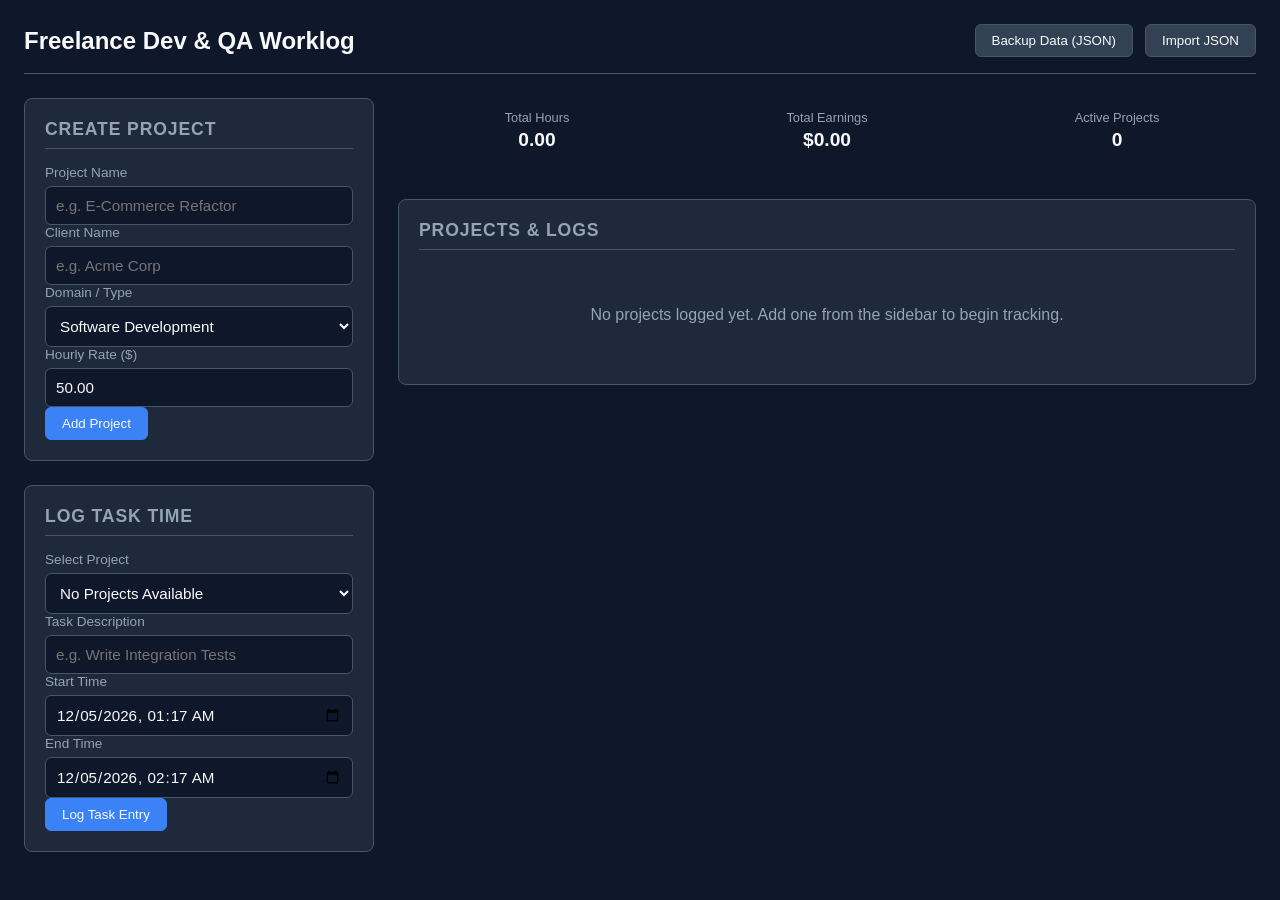
<file: Archive Files - Dashboard Tool/HTML Files/Dashboard Tool.html>
<!DOCTYPE html>
<html lang="en">
<head>
    <meta charset="UTF-8">
    <meta name="viewport" content="width=device-width, initial-scale=1.0">
    <title>Freelance Dev & QA Tracker</title>
    <style>
        :root {
            --bg-primary: #0f172a;
            --bg-secondary: #1e293b;
            --bg-tertiary: #334155;
            --accent-dev: #3b82f6;
            --accent-qa: #10b981;
            --text-main: #f8fafc;
            --text-muted: #94a3b8;
            --border-color: #475569;
            --danger: #ef4444;
            --warning: #f59e0b;
        }

        * {
            box-sizing: border-box;
            margin: 0;
            padding: 0;
            font-family: -apple-system, BlinkMacSystemFont, "Segoe UI", Roboto, Helvetica, Arial, sans-serif;
        }

        body {
            background-color: var(--bg-primary);
            color: var(--text-main);
            padding: 24px;
            display: flex;
            flex-direction: column;
            gap: 24px;
        }

        header {
            display: flex;
            justify-content: space-between;
            align-items: center;
            border-bottom: 1px solid var(--border-color);
            padding-bottom: 16px;
        }

        h1 { font-size: 1.5rem; font-weight: 600; }
        
        .header-actions {
            display: flex;
            gap: 12px;
        }

        button {
            background-color: var(--bg-tertiary);
            color: var(--text-main);
            border: 1px solid var(--border-color);
            padding: 8px 16px;
            border-radius: 6px;
            cursor: pointer;
            font-weight: 500;
            transition: background 0.2s;
        }

        button:hover { background-color: var(--border-color); }
        button.primary { background-color: var(--accent-dev); border-color: var(--accent-dev); }
        button.primary:hover { opacity: 0.9; }
        button.danger { background-color: var(--danger); border-color: var(--danger); }

        .dashboard-grid {
            display: grid;
            grid-template-columns: 350px 1fr;
            gap: 24px;
        }

        @media (max-width: 1024px) {
            .dashboard-grid { grid-template-columns: 1fr; }
        }

        .card {
            background-color: var(--bg-secondary);
            border: 1px solid var(--border-color);
            border-radius: 8px;
            padding: 20px;
            display: flex;
            flex-direction: column;
            gap: 16px;
        }

        .card h2 {
            font-size: 1.1rem;
            color: var(--text-muted);
            text-transform: uppercase;
            letter-spacing: 0.05em;
            border-bottom: 1px solid var(--border-color);
            padding-bottom: 8px;
        }

        .form-group {
            display: flex;
            flex-direction: column;
            gap: 6px;
        }

        label { font-size: 0.85rem; color: var(--text-muted); }

        input, select, textarea {
            background-color: var(--bg-primary);
            border: 1px solid var(--border-color);
            color: var(--text-main);
            padding: 10px;
            border-radius: 6px;
            font-size: 0.95rem;
        }

        input:focus, select:focus, textarea:focus {
            outline: 1px solid var(--accent-dev);
        }

        .project-list {
            display: flex;
            flex-direction: column;
            gap: 12px;
        }

        .project-card {
            background-color: var(--bg-primary);
            border: 1px solid var(--border-color);
            border-radius: 6px;
            padding: 16px;
            display: flex;
            flex-direction: column;
            gap: 12px;
        }

        .project-card.active { border-left: 4px solid var(--accent-dev); }
        .project-card.type-QA { border-left-color: var(--accent-qa); }

        .project-header {
            display: flex;
            justify-content: space-between;
            align-items: center;
        }

        .badge {
            font-size: 0.75rem;
            padding: 2px 8px;
            border-radius: 12px;
            font-weight: 600;
        }

        .badge-DEV { background-color: rgba(59, 130, 246, 0.2); color: var(--accent-dev); }
        .badge-QA { background-color: rgba(16, 185, 129, 0.2); color: var(--accent-qa); }

        .stats-summary {
            display: grid;
            grid-template-columns: repeat(3, 1fr);
            gap: 12px;
            margin-bottom: 12px;
        }

        .stat-box {
            background-color: var(--bg-primary);
            padding: 12px;
            border-radius: 6px;
            text-align: center;
        }

        .stat-box .val { font-size: 1.2rem; font-weight: bold; margin-top: 4px; }

        table {
            width: 100%;
            border-collapse: collapse;
            text-align: left;
            font-size: 0.9rem;
        }

        th, td {
            padding: 10px;
            border-bottom: 1px solid var(--border-color);
        }

        th { color: var(--text-muted); font-weight: 500; }

        .log-actions { display: flex; gap: 8px; }
        
        .empty-state {
            text-align: center;
            padding: 40px;
            color: var(--text-muted);
        }

        #notification {
            position: fixed;
            bottom: 20px;
            right: 20px;
            padding: 12px 20px;
            border-radius: 6px;
            background-color: var(--bg-tertiary);
            color: var(--text-main);
            box-shadow: 0 4px 6px rgba(0,0,0,0.3);
            display: none;
            z-index: 1000;
        }
    </style>
</head>
<body>

    <header>
        <h1>Freelance Dev & QA Worklog</h1>
        <div class="header-actions">
            <button onclick="exportJSON()">Backup Data (JSON)</button>
            <button onclick="document.getElementById('importFile').click()">Import JSON</button>
            <input type="file" id="importFile" style="display:none" onchange="importJSON(event)">
        </div>
    </header>

    <div class="dashboard-grid">
        <div style="display: flex; flex-direction: column; gap: 24px;">
            <div class="card">
                <h2>Create Project</h2>
                <form id="projectForm" onsubmit="handleCreateProject(event)">
                    <div class="form-group">
                        <label for="projectName">Project Name</label>
                        <input type="text" id="projectName" required placeholder="e.g. E-Commerce Refactor">
                    </div>
                    <div class="form-group">
                        <label for="projectClient">Client Name</label>
                        <input type="text" id="projectClient" required placeholder="e.g. Acme Corp">
                    </div>
                    <div class="form-group">
                        <label for="projectType">Domain / Type</label>
                        <select id="projectType">
                            <option value="DEV">Software Development</option>
                            <option value="QA">Software Testing / QA</option>
                        </select>
                    </div>
                    <div class="form-group">
                        <label for="projectRate">Hourly Rate ($)</label>
                        <input type="number" id="projectRate" min="0" step="0.01" required value="50.00">
                    </div>
                    <button type="submit" class="primary">Add Project</button>
                </form>
            </div>

            <div class="card">
                <h2>Log Task Time</h2>
                <form id="timeForm" onsubmit="handleLogTime(event)">
                    <div class="form-group">
                        <label for="targetProject">Select Project</label>
                        <select id="targetProject" required></select>
                    </div>
                    <div class="form-group">
                        <label for="taskName">Task Description</label>
                        <input type="text" id="taskName" required placeholder="e.g. Write Integration Tests">
                    </div>
                    <div class="form-group">
                        <label for="taskStartTime">Start Time</label>
                        <input type="datetime-local" id="taskStartTime" required>
                    </div>
                    <div class="form-group">
                        <label for="taskEndTime">End Time</label>
                        <input type="datetime-local" id="taskEndTime" required>
                    </div>
                    <button type="submit" class="primary">Log Task Entry</button>
                </form>
            </div>
        </div>

        <div style="display: flex; flex-direction: column; gap: 24px;">
            <div class="stats-summary">
                <div class="stat-box">
                    <div style="color: var(--text-muted); font-size: 0.8rem;">Total Hours</div>
                    <div class="val" id="statHours">0.00</div>
                </div>
                <div class="stat-box">
                    <div style="color: var(--text-muted); font-size: 0.8rem;">Total Earnings</div>
                    <div class="val" id="statEarnings">$0.00</div>
                </div>
                <div class="stat-box">
                    <div style="color: var(--text-muted); font-size: 0.8rem;">Active Projects</div>
                    <div class="val" id="statProjects">0</div>
                </div>
            </div>

            <div class="card">
                <h2>Projects & Logs</h2>
                <div id="projectContainer" class="project-list"></div>
            </div>
        </div>
    </div>

    <div id="notification"></div>

    <script>
        // Data Store Interface
        const STORAGE_KEY = 'freelance_tracker_db';
        let db = {
            projects: []
        };

        // Initialize Application
        document.addEventListener('DOMContentLoaded', () => {
            loadData();
            setDefaultTimeInputs();
            render();
        });

        function setDefaultTimeInputs() {
            const now = new Date();
            const oneHourAgo = new Date(now.getTime() - (3600 * 1000));
            document.getElementById('taskEndTime').value = formatDateForInput(now);
            document.getElementById('taskStartTime').value = formatDateForInput(oneHourAgo);
        }

        function formatDateForInput(date) {
            return date.toISOString().slice(0, 16);
        }

        function loadData() {
            const data = localStorage.getItem(STORAGE_KEY);
            if (data) {
                try {
                    db = JSON.parse(data);
                } catch (e) {
                    showNotification('Error loading stored data. Dynamic state reset.');
                }
            }
        }

        function saveData() {
            localStorage.setItem(STORAGE_KEY, JSON.stringify(db));
            render();
        }

        function showNotification(msg) {
            const el = document.getElementById('notification');
            el.innerText = msg;
            el.style.display = 'block';
            setTimeout(() => { el.style.display = 'none'; }, 3000);
        }

        // Logic Operations
        function handleCreateProject(e) {
            e.preventDefault();
            const newProject = {
                id: 'proj_' + Date.now(),
                name: document.getElementById('projectName').value.trim(),
                client: document.getElementById('projectClient').value.trim(),
                type: document.getElementById('projectType').value,
                rate: parseFloat(document.getElementById('projectRate').value),
                createdAt: new Date().toISOString(),
                logs: []
            };

            db.projects.push(newProject);
            saveData();
            document.getElementById('projectForm').reset();
            showNotification('Project created successfully.');
        }

        function handleLogTime(e) {
            e.preventDefault();
            const projectId = document.getElementById('targetProject').value;
            const start = new Date(document.getElementById('taskStartTime').value);
            const end = new Date(document.getElementById('taskEndTime').value);

            if (end <= start) {
                alert('End time must be after Start time.');
                return;
            }

            const project = db.projects.find(p => p.id === projectId);
            if (!project) return;

            const durationMs = end - start;
            const hours = durationMs / (1000 * 60 * 60);

            const newLog = {
                id: 'log_' + Date.now(),
                task: document.getElementById('taskName').value.trim(),
                startTime: start.toISOString(),
                endTime: end.toISOString(),
                durationHours: hours
            };

            project.logs.push(newLog);
            saveData();
            document.getElementById('taskName').value = '';
            setDefaultTimeInputs();
            showNotification('Time entry logged.');
        }

        function deleteProject(projectId) {
            if (confirm('Are you sure you want to delete this project and all associated logs?')) {
                db.projects = db.projects.filter(p => p.id !== projectId);
                saveData();
                showNotification('Project deleted.');
            }
        }

        function deleteLog(projectId, logId) {
            const project = db.projects.find(p => p.id === projectId);
            if (project) {
                project.logs = project.logs.filter(l => l.id !== logId);
                saveData();
                showNotification('Log entry removed.');
            }
        }

        // Rendering Engine
        function render() {
            renderProjectDropdown();
            renderDashboard();
        }

        function renderProjectDropdown() {
            const select = document.getElementById('targetProject');
            select.innerHTML = '';
            if (db.projects.length === 0) {
                select.innerHTML = '<option value="">No Projects Available</option>';
                return;
            }
            db.projects.forEach(p => {
                const opt = document.createElement('option');
                opt.value = p.id;
                opt.textContent = `[${p.type}] ${p.name} - ${p.client}`;
                select.appendChild(opt);
            });
        }

        function renderDashboard() {
            const container = document.getElementById('projectContainer');
            container.innerHTML = '';

            let grandTotalHours = 0;
            let grandTotalEarnings = 0;

            if (db.projects.length === 0) {
                container.innerHTML = '<div class="empty-state">No projects logged yet. Add one from the sidebar to begin tracking.</div>';
            }

            db.projects.forEach(project => {
                const projectHours = project.logs.reduce((acc, l) => acc + l.durationHours, 0);
                const projectEarnings = projectHours * project.rate;

                grandTotalHours += projectHours;
                grandTotalEarnings += projectEarnings;

                const card = document.createElement('div');
                card.className = `project-card type-${project.type}`;

                let logsTableRows = '';
                project.logs.forEach(log => {
                    const startStr = new Date(log.startTime).toLocaleString();
                    const endStr = new Date(log.endTime).toLocaleString();
                    logsTableRows += `
                        <tr>
                            <td>${escapeHtml(log.task)}</td>
                            <td>${startStr}</td>
                            <td>${endStr}</td>
                            <td>${log.durationHours.toFixed(2)} hrs</td>
                            <td>$${(log.durationHours * project.rate).toFixed(2)}</td>
                            <td>
                                <div class="log-actions">
                                    <button onclick="deleteLog('${project.id}', '${log.id}')" class="danger" style="padding: 2px 8px; font-size: 0.75rem;">Delete</button>
                                </div>
                            </td>
                        </tr>
                    `;
                });

                card.innerHTML = `
                    <div class="project-header">
                        <div>
                            <strong style="font-size: 1.1rem; color: var(--text-main);">${escapeHtml(project.name)}</strong>
                            <span style="color: var(--text-muted); font-size: 0.9rem; margin-left: 8px;">(${escapeHtml(project.client)})</span>
                        </div>
                        <div>
                            <span class="badge badge-${project.type}">${project.type === 'DEV' ? 'Development' : 'Testing/QA'}</span>
                        </div>
                    </div>
                    <div style="font-size: 0.85rem; color: var(--text-muted); display: flex; gap: 16px;">
                        <span>Rate: $${project.rate.toFixed(2)}/hr</span>
                        <span>Logged Time: ${projectHours.toFixed(2)} hrs</span>
                        <span>Earned: $${projectEarnings.toFixed(2)}</span>
                    </div>
                    ${project.logs.length > 0 ? `
                        <table>
                            <thead>
                                <tr>
                                    <th>Task</th>
                                    <th>Start</th>
                                    <th>End</th>
                                    <th>Duration</th>
                                    <th>Cost</th>
                                    <th>Action</th>
                                </tr>
                            </thead>
                            <tbody>${logsTableRows}</tbody>
                        </table>
                    ` : '<div style="font-size: 0.85rem; color: var(--text-muted); font-style: italic;">No logs recorded for this project.</div>'}
                    <div style="display: flex; gap: 8px; margin-top: 8px;">
                        <button onclick="generateReport('${project.id}')" style="font-size: 0.8rem;">Export HTML Report</button>
                        <button onclick="deleteProject('${project.id}')" class="danger" style="font-size: 0.8rem; margin-left: auto;">Delete Project</button>
                    </div>
                `;
                container.appendChild(card);
            });

            document.getElementById('statHours').innerText = grandTotalHours.toFixed(2);
            document.getElementById('statEarnings').innerText = '$' + grandTotalEarnings.toFixed(2);
            document.getElementById('statProjects').innerText = db.projects.length;
        }

        // Export Standalone Dynamic HTML Report
        function generateReport(projectId) {
            const project = db.projects.find(p => p.id === projectId);
            if (!project) return;

            const totalHours = project.logs.reduce((acc, l) => acc + l.durationHours, 0);
            const totalEarnings = totalHours * project.rate;

            let logRows = '';
            project.logs.forEach(l => {
                logRows += `
                    <tr>
                        <td style="padding: 8px; border-bottom: 1px solid #ddd;">${escapeHtml(l.task)}</td>
                        <td style="padding: 8px; border-bottom: 1px solid #ddd;">${new Date(l.startTime).toLocaleString()}</td>
                        <td style="padding: 8px; border-bottom: 1px solid #ddd;">${new Date(l.endTime).toLocaleString()}</td>
                        <td style="padding: 8px; border-bottom: 1px solid #ddd;">${l.durationHours.toFixed(2)} hrs</td>
                        <td style="padding: 8px; border-bottom: 1px solid #ddd;">$${(l.durationHours * project.rate).toFixed(2)}</td>
                    </tr>
                `;
            });

            const reportHtml = `
<!DOCTYPE html>
<html>
<head>
    <meta charset="utf-8">
    <title>Work Report - ${escapeHtml(project.name)}</title>
    <style>
        body { font-family: Arial, sans-serif; margin: 40px; color: #333; }
        h1 { margin-bottom: 5px; }
        .meta { color: #666; margin-bottom: 20px; }
        .stats { display: flex; gap: 20px; margin-bottom: 20px; }
        .stat-box { background: #f4f4f4; padding: 15px; border-radius: 4px; flex: 1; }
        table { width: 100%; border-collapse: collapse; margin-top: 20px; }
        th { background: #f4f4f4; text-align: left; padding: 8px; border-bottom: 2px solid #ddd; }
    </style>
</head>
<body>
    <h1>Project Work Report</h1>
    <div class="meta">
        <strong>Project:</strong> ${escapeHtml(project.name)} | 
        <strong>Client:</strong> ${escapeHtml(project.client)} | 
        <strong>Type:</strong> ${project.type} |
        <strong>Generated:</strong> ${new Date().toLocaleDateString()}
    </div>
    <div class="stats">
        <div class="stat-box"><strong>Hourly Rate:</strong> $${project.rate.toFixed(2)}</div>
        <div class="stat-box"><strong>Total Time logged:</strong> ${totalHours.toFixed(2)} hrs</div>
        <div class="stat-box"><strong>Total Amount Due:</strong> $${totalEarnings.toFixed(2)}</div>
    </div>
    <h2>Logged Tasks Details</h2>
    <table>
        <thead>
            <tr>
                <th>Task Description</th>
                <th>Start Time</th>
                <th>End Time</th>
                <th>Duration</th>
                <th>Cost</th>
            </tr>
        </thead>
        <tbody>
            ${logRows || '<tr><td colspan="5">No logs recorded.</td></tr>'}
        </tbody>
    </table>
</body>
</html>`;

            const blob = new Blob([reportHtml], { type: 'text/html' });
            const url = URL.createObjectURL(blob);
            const a = document.createElement('a');
            a.href = url;
            a.download = `Report_${project.name.replace(/\s+/g, '_')}.html`;
            a.click();
            URL.revokeObjectURL(url);
        }

        // Data Serialization Methods
        function exportJSON() {
            const dataStr = "data:text/json;charset=utf-8," + encodeURIComponent(JSON.stringify(db, null, 2));
            const dlAnchorElem = document.createElement('a');
            dlAnchorElem.setAttribute("href", dataStr);
            dlAnchorElem.setAttribute("download", `freelance_backup_${new Date().toISOString().slice(0,10)}.json`);
            dlAnchorElem.click();
        }

        function importJSON(event) {
            const fileReader = new FileReader();
            fileReader.onload = function( e) {
                try {
                    const parsed = JSON.parse(e.target.result);
                    if (parsed && Array.isArray(parsed.projects)) {
                        db = parsed;
                        saveData();
                        showNotification('Data imported successfully.');
                    } else {
                        alert('Invalid JSON structure.');
                    }
                } catch (err) {
                    alert('Error parsing uploaded JSON file.');
                }
            };
            fileReader.readAsText(event.target.files[0]);
        }

        function escapeHtml(str) {
            return str.replace(/&/g, "&amp;").replace(/</g, "&lt;").replace(/>/g, "&gt;").replace(/"/g, "&quot;").replace(/'/g, "&#039;");
        }
    </script>
</body>
</html>
</file>
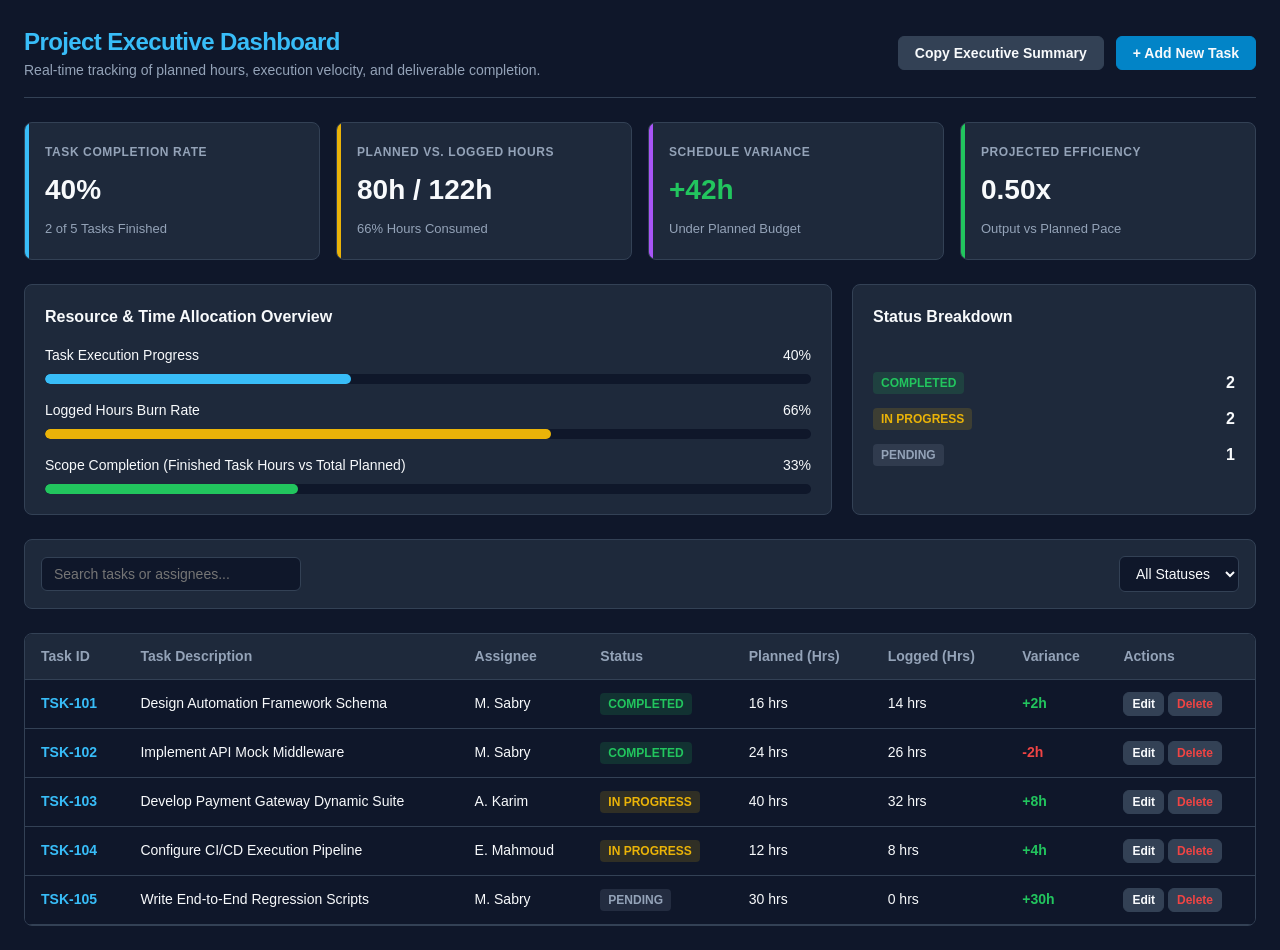
<file: Archive Files - Dashboard Tool/HTML Files/FREELASYNC - V1.0 - Copy.html>
<!DOCTYPE html>
<html lang="en">
<head>
    <meta charset="UTF-8">
    <meta name="viewport" content="width=device-width, initial-scale=1.0">
    <title>Project Executive Performance & Progress Dashboard</title>
    <style>
        :root {
            --bg-primary: #0f172a;
            --bg-card: #1e293b;
            --bg-card-hover: #334155;
            --text-main: #f8fafc;
            --text-muted: #94a3b8;
            --border-color: #334155;
            --accent-primary: #38bdf8;
            --accent-success: #22c55e;
            --accent-warning: #eab308;
            --accent-danger: #ef4444;
            --accent-purple: #a855f7;
            --font-stack: -apple-system, BlinkMacSystemFont, "Segoe UI", Roboto, Helvetica, Arial, sans-serif;
        }

        * {
            box-sizing: border-box;
            margin: 0;
            padding: 0;
        }

        body {
            background-color: var(--bg-primary);
            color: var(--text-main);
            font-family: var(--font-stack);
            line-height: 1.5;
            padding: 24px;
        }

        .dashboard-container {
            max-width: 1400px;
            margin: 0 auto;
            display: flex;
            flex-direction: column;
            gap: 24px;
        }

        header {
            display: flex;
            justify-content: space-between;
            align-items: center;
            border-bottom: 1px solid var(--border-color);
            padding-bottom: 16px;
        }

        header h1 {
            font-size: 1.5rem;
            font-weight: 700;
            letter-spacing: -0.025em;
            color: var(--accent-primary);
        }

        .header-actions {
            display: flex;
            gap: 12px;
        }

        .btn {
            background-color: var(--bg-card-hover);
            color: var(--text-main);
            border: 1px solid var(--border-color);
            padding: 8px 16px;
            border-radius: 6px;
            font-size: 0.875rem;
            font-weight: 600;
            cursor: pointer;
            transition: all 0.2s ease;
        }

        .btn:hover {
            background-color: var(--border-color);
            border-color: var(--accent-primary);
        }

        .btn-primary {
            background-color: #0284c7;
            border-color: #0284c7;
        }

        .btn-primary:hover {
            background-color: #0369a1;
        }

        /* Metric KPI Grid */
        .kpi-grid {
            display: grid;
            grid-template-columns: repeat(auto-fit, minmax(220px, 1fr));
            gap: 16px;
        }

        .kpi-card {
            background-color: var(--bg-card);
            border: 1px solid var(--border-color);
            border-radius: 8px;
            padding: 20px;
            display: flex;
            flex-direction: column;
            gap: 8px;
            position: relative;
            overflow: hidden;
        }

        .kpi-card::before {
            content: '';
            position: absolute;
            top: 0;
            left: 0;
            width: 4px;
            height: 100%;
            background-color: var(--accent-primary);
        }

        .kpi-card.success::before { background-color: var(--accent-success); }
        .kpi-card.warning::before { background-color: var(--accent-warning); }
        .kpi-card.danger::before { background-color: var(--accent-danger); }
        .kpi-card.purple::before { background-color: var(--accent-purple); }

        .kpi-title {
            font-size: 0.75rem;
            text-transform: uppercase;
            letter-spacing: 0.05em;
            color: var(--text-muted);
            font-weight: 600;
        }

        .kpi-value {
            font-size: 1.75rem;
            font-weight: 700;
            color: var(--text-main);
        }

        .kpi-subtext {
            font-size: 0.8125rem;
            color: var(--text-muted);
        }

        /* Analytics Section */
        .analytics-grid {
            display: grid;
            grid-template-columns: 2fr 1fr;
            gap: 20px;
        }

        @media (max-width: 1024px) {
            .analytics-grid {
                grid-template-columns: 1fr;
            }
        }

        .panel {
            background-color: var(--bg-card);
            border: 1px solid var(--border-color);
            border-radius: 8px;
            padding: 20px;
            display: flex;
            flex-direction: flex;
            flex-direction: column;
            gap: 16px;
        }

        .panel-header {
            display: flex;
            justify-content: space-between;
            align-items: center;
        }

        .panel-title {
            font-size: 1rem;
            font-weight: 600;
        }

        /* Progress Bar Components */
        .progress-group {
            display: flex;
            flex-direction: column;
            gap: 8px;
        }

        .progress-label-row {
            display: flex;
            justify-content: space-between;
            font-size: 0.875rem;
        }

        .progress-bar-container {
            width: 100%;
            height: 10px;
            background-color: var(--bg-primary);
            border-radius: 5px;
            overflow: hidden;
            position: relative;
        }

        .progress-bar-fill {
            height: 100%;
            border-radius: 5px;
            transition: width 0.4s ease;
        }

        /* Controls & Filters */
        .controls-row {
            display: flex;
            gap: 12px;
            flex-wrap: wrap;
            align-items: center;
            justify-content: space-between;
            background-color: var(--bg-card);
            padding: 16px;
            border-radius: 8px;
            border: 1px solid var(--border-color);
        }

        .search-input, .select-input {
            background-color: var(--bg-primary);
            border: 1px solid var(--border-color);
            color: var(--text-main);
            padding: 8px 12px;
            border-radius: 6px;
            font-size: 0.875rem;
            outline: none;
        }

        .search-input:focus, .select-input:focus {
            border-color: var(--accent-primary);
        }

        .search-input {
            min-width: 260px;
        }

        /* Dynamic Table Style */
        .table-container {
            overflow-x: auto;
            border-radius: 8px;
            border: 1px solid var(--border-color);
        }

        table {
            width: 100%;
            border-collapse: collapse;
            text-align: left;
            font-size: 0.875rem;
        }

        th {
            background-color: var(--bg-card);
            color: var(--text-muted);
            font-weight: 600;
            padding: 12px 16px;
            border-bottom: 1px solid var(--border-color);
            white-space: nowrap;
        }

        td {
            padding: 12px 16px;
            border-bottom: 1px solid var(--border-color);
            background-color: var(--bg-primary);
            white-space: nowrap;
        }

        tr:hover td {
            background-color: var(--bg-card-hover);
        }

        .badge {
            display: inline-block;
            padding: 2px 8px;
            border-radius: 4px;
            font-size: 0.75rem;
            font-weight: 600;
            text-transform: uppercase;
        }

        .badge-completed { background-color: rgba(34, 197, 94, 0.15); color: var(--accent-success); }
        .badge-in_progress { background-color: rgba(234, 179, 8, 0.15); color: var(--accent-warning); }
        .badge-pending { background-color: rgba(148, 163, 184, 0.15); color: var(--text-muted); }

        .variance-positive { color: var(--accent-success); font-weight: 600; }
        .variance-negative { color: var(--accent-danger); font-weight: 600; }

        /* Modal for Data Entry */
        .modal {
            display: none;
            position: fixed;
            top: 0;
            left: 0;
            width: 100%;
            height: 100%;
            background-color: rgba(0, 0, 0, 0.7);
            align-items: center;
            justify-content: center;
            z-index: 1000;
        }

        .modal-content {
            background-color: var(--bg-card);
            border: 1px solid var(--border-color);
            border-radius: 8px;
            width: 100%;
            max-width: 500px;
            padding: 24px;
            display: flex;
            flex-direction: column;
            gap: 16px;
        }

        .form-group {
            display: flex;
            flex-direction: column;
            gap: 6px;
        }

        .form-group label {
            font-size: 0.8125rem;
            color: var(--text-muted);
        }

        .form-control {
            background-color: var(--bg-primary);
            border: 1px solid var(--border-color);
            color: var(--text-main);
            padding: 8px 12px;
            border-radius: 6px;
            font-size: 0.875rem;
        }

        .modal-footer {
            display: flex;
            justify-content: flex-end;
            gap: 12px;
            margin-top: 12px;
        }

        .toast {
            position: fixed;
            bottom: 24px;
            right: 24px;
            background-color: var(--accent-success);
            color: #000;
            padding: 12px 20px;
            border-radius: 6px;
            font-weight: 600;
            display: none;
            box-shadow: 0 4px 12px rgba(0, 0, 0, 0.3);
            z-index: 1100;
        }
    </style>
</head>
<body>

<div class="dashboard-container">
    <header>
        <div>
            <h1>Project Executive Dashboard</h1>
            <p style="font-size: 0.875rem; color: var(--text-muted);">Real-time tracking of planned hours, execution velocity, and deliverable completion.</p>
        </div>
        <div class="header-actions">
            <button class="btn" onclick="copySummaryToClipboard()">Copy Executive Summary</button>
            <button class="btn btn-primary" onclick="openAddTaskModal()">+ Add New Task</button>
        </div>
    </header>

    <!-- KPI Summary Row -->
    <div class="kpi-grid">
        <div class="kpi-card">
            <span class="kpi-title">Task Completion Rate</span>
            <span class="kpi-value" id="kpi-task-rate">0%</span>
            <span class="kpi-subtext" id="kpi-task-count">0 of 0 Tasks Finished</span>
        </div>
        <div class="kpi-card warning">
            <span class="kpi-title">Planned vs. Logged Hours</span>
            <span class="kpi-value" id="kpi-hours-ratio">0 / 0</span>
            <span class="kpi-subtext" id="kpi-hours-burn">0% Hours Burned</span>
        </div>
        <div class="kpi-card purple" id="kpi-variance-card">
            <span class="kpi-title">Schedule Variance</span>
            <span class="kpi-value" id="kpi-variance-val">0h</span>
            <span class="kpi-subtext" id="kpi-variance-status">On Track</span>
        </div>
        <div class="kpi-card success">
            <span class="kpi-title">Projected Efficiency</span>
            <span class="kpi-value" id="kpi-efficiency">0.0x</span>
            <span class="kpi-subtext">Output vs Planned Pace</span>
        </div>
    </div>

    <!-- Graphical Analytical Breakdown -->
    <div class="analytics-grid">
        <div class="panel">
            <div class="panel-header">
                <span class="panel-title">Resource & Time Allocation Overview</span>
            </div>
            
            <div class="progress-group">
                <div class="progress-label-row">
                    <span>Task Execution Progress</span>
                    <span id="label-task-pct">0%</span>
                </div>
                <div class="progress-bar-container">
                    <div class="progress-bar-fill" id="bar-task-pct" style="width: 0%; background-color: var(--accent-primary);"></div>
                </div>
            </div>

            <div class="progress-group">
                <div class="progress-label-row">
                    <span>Logged Hours Burn Rate</span>
                    <span id="label-hours-pct">0%</span>
                </div>
                <div class="progress-bar-container">
                    <div class="progress-bar-fill" id="bar-hours-pct" style="width: 0%; background-color: var(--accent-warning);"></div>
                </div>
            </div>

            <div class="progress-group">
                <div class="progress-label-row">
                    <span>Scope Completion (Finished Task Hours vs Total Planned)</span>
                    <span id="label-scope-pct">0%</span>
                </div>
                <div class="progress-bar-container">
                    <div class="progress-bar-fill" id="bar-scope-pct" style="width: 0%; background-color: var(--accent-success);"></div>
                </div>
            </div>
        </div>

        <div class="panel">
            <div class="panel-header">
                <span class="panel-title">Status Breakdown</span>
            </div>
            <div style="display: flex; flex-direction: column; gap: 12px; justify-content: center; height: 100%;">
                <div style="display: flex; justify-content: space-between; align-items: center;">
                    <span class="badge badge-completed">Completed</span>
                    <span id="count-completed" style="font-weight: 700;">0</span>
                </div>
                <div style="display: flex; justify-content: space-between; align-items: center;">
                    <span class="badge badge-in_progress">In Progress</span>
                    <span id="count-in-progress" style="font-weight: 700;">0</span>
                </div>
                <div style="display: flex; justify-content: space-between; align-items: center;">
                    <span class="badge badge-pending">Pending</span>
                    <span id="count-pending" style="font-weight: 700;">0</span>
                </div>
            </div>
        </div>
    </div>

    <!-- Data Controls & Filtering -->
    <div class="controls-row">
        <input type="text" id="search-input" class="search-input" placeholder="Search tasks or assignees..." oninput="renderTable()">
        <div style="display: flex; gap: 12px;">
            <select id="filter-status" class="select-input" onchange="renderTable()">
                <option value="ALL">All Statuses</option>
                <option value="COMPLETED">Completed</option>
                <option value="IN_PROGRESS">In Progress</option>
                <option value="PENDING">Pending</option>
            </select>
        </div>
    </div>

    <!-- Detailed Work Item Table -->
    <div class="table-container">
        <table>
            <thead>
                <tr>
                    <th>Task ID</th>
                    <th>Task Description</th>
                    <th>Assignee</th>
                    <th>Status</th>
                    <th>Planned (Hrs)</th>
                    <th>Logged (Hrs)</th>
                    <th>Variance</th>
                    <th>Actions</th>
                </tr>
            </thead>
            <tbody id="task-table-body">
                <!-- Dynamically Populated -->
            </tbody>
        </table>
    </div>
</div>

<!-- Modal for Task Addition -->
<div class="modal" id="task-modal">
    <div class="modal-content">
        <h3 id="modal-title">Add Work Item</h3>
        <div class="form-group">
            <label for="task-name">Task Name</label>
            <input type="text" id="task-name" class="form-control" placeholder="e.g., Automate API Integration Tests">
        </div>
        <div class="form-group">
            <label for="task-assignee">Assignee</label>
            <input type="text" id="task-assignee" class="form-control" placeholder="e.g., M. Sabry">
        </div>
        <div class="form-group">
            <label for="task-status">Status</label>
            <select id="task-status" class="form-control">
                <option value="PENDING">Pending</option>
                <option value="IN_PROGRESS">In Progress</option>
                <option value="COMPLETED">Completed</option>
            </select>
        </div>
        <div style="display: grid; grid-template-columns: 1fr 1fr; gap: 12px;">
            <div class="form-group">
                <label for="task-planned">Planned Hours</label>
                <input type="number" id="task-planned" class="form-control" min="0" step="0.5" value="0">
            </div>
            <div class="form-group">
                <label for="task-logged">Logged Hours</label>
                <input type="number" id="task-logged" class="form-control" min="0" step="0.5" value="0">
            </div>
        </div>
        <div class="modal-footer">
            <button class="btn" onclick="closeAddTaskModal()">Cancel</button>
            <button class="btn btn-primary" onclick="saveTask()">Save Task</button>
        </div>
    </div>
</div>

<!-- Toast Notification -->
<div class="toast" id="toast-msg">Summary copied to clipboard!</div>

<script>
    // Initial Dataset
    let tasks = [
        { id: 'TSK-101', name: 'Design Automation Framework Schema', assignee: 'M. Sabry', status: 'COMPLETED', plannedHours: 16, loggedHours: 14 },
        { id: 'TSK-102', name: 'Implement API Mock Middleware', assignee: 'M. Sabry', status: 'COMPLETED', plannedHours: 24, loggedHours: 26 },
        { id: 'TSK-103', name: 'Develop Payment Gateway Dynamic Suite', assignee: 'A. Karim', status: 'IN_PROGRESS', plannedHours: 40, loggedHours: 32 },
        { id: 'TSK-104', name: 'Configure CI/CD Execution Pipeline', assignee: 'E. Mahmoud', status: 'IN_PROGRESS', plannedHours: 12, loggedHours: 8 },
        { id: 'TSK-105', name: 'Write End-to-End Regression Scripts', assignee: 'M. Sabry', status: 'PENDING', plannedHours: 30, loggedHours: 0 }
    ];

    let editingTaskId = null;

    // Execution Core
    document.addEventListener('DOMContentLoaded', () => {
        calculateMetrics();
        renderTable();
    });

    function calculateMetrics() {
        const totalTasks = tasks.length;
        const completedTasks = tasks.filter(t => t.status === 'COMPLETED').length;
        const inProgressTasks = tasks.filter(t => t.status === 'IN_PROGRESS').length;
        const pendingTasks = tasks.filter(t => t.status === 'PENDING').length;

        const totalPlannedHours = tasks.reduce((acc, t) => acc + parseFloat(t.plannedHours || 0), 0);
        const totalLoggedHours = tasks.reduce((acc, t) => acc + parseFloat(t.loggedHours || 0), 0);
        const completedPlannedHours = tasks.filter(t => t.status === 'COMPLETED').reduce((acc, t) => acc + parseFloat(t.plannedHours || 0), 0);

        const taskCompletionRate = totalTasks > 0 ? Math.round((completedTasks / totalTasks) * 100) : 0;
        const hoursBurnRate = totalPlannedHours > 0 ? Math.round((totalLoggedHours / totalPlannedHours) * 100) : 0;
        const scopeCompletionRate = totalPlannedHours > 0 ? Math.round((completedPlannedHours / totalPlannedHours) * 100) : 0;

        // Hour Variance: Planned - Logged for completed tasks (positive = saved hours)
        const hourVariance = totalPlannedHours - totalLoggedHours;
        
        // Efficiency Ratio (Completed Planned / Actual Logged)
        const efficiency = totalLoggedHours > 0 ? (completedPlannedHours / totalLoggedHours).toFixed(2) : '1.00';

        // Render Dashboard Header Cards
        document.getElementById('kpi-task-rate').textContent = `${taskCompletionRate}%`;
        document.getElementById('kpi-task-count').textContent = `${completedTasks} of ${totalTasks} Tasks Finished`;

        document.getElementById('kpi-hours-ratio').textContent = `${totalLoggedHours}h / ${totalPlannedHours}h`;
        document.getElementById('kpi-hours-burn').textContent = `${hoursBurnRate}% Hours Consumed`;

        const varianceEl = document.getElementById('kpi-variance-val');
        const varianceCard = document.getElementById('kpi-variance-card');
        const varianceStatus = document.getElementById('kpi-variance-status');
        
        if (hourVariance >= 0) {
            varianceEl.textContent = `+${hourVariance}h`;
            varianceEl.className = 'kpi-value variance-positive';
            varianceStatus.textContent = 'Under Planned Budget';
        } else {
            varianceEl.textContent = `${hourVariance}h`;
            varianceEl.className = 'kpi-value variance-negative';
            varianceStatus.textContent = 'Over Planned Budget';
        }

        document.getElementById('kpi-efficiency').textContent = `${efficiency}x`;

        // Update Progress Bars
        document.getElementById('label-task-pct').textContent = `${taskCompletionRate}%`;
        document.getElementById('bar-task-pct').style.width = `${Math.min(taskCompletionRate, 100)}%`;

        document.getElementById('label-hours-pct').textContent = `${hoursBurnRate}%`;
        document.getElementById('bar-hours-pct').style.width = `${Math.min(hoursBurnRate, 100)}%`;

        document.getElementById('label-scope-pct').textContent = `${scopeCompletionRate}%`;
        document.getElementById('bar-scope-pct').style.width = `${Math.min(scopeCompletionRate, 100)}%`;

        // Update Status Counters
        document.getElementById('count-completed').textContent = completedTasks;
        document.getElementById('count-in-progress').textContent = inProgressTasks;
        document.getElementById('count-pending').textContent = pendingTasks;
    }

    function renderTable() {
        const tbody = document.getElementById('task-table-body');
        const searchValue = document.getElementById('search-input').value.toLowerCase();
        const statusValue = document.getElementById('filter-status').value;

        tbody.innerHTML = '';

        const filteredTasks = tasks.filter(task => {
            const matchesSearch = task.name.toLowerCase().includes(searchValue) || task.assignee.toLowerCase().includes(searchValue);
            const matchesStatus = statusValue === 'ALL' || task.status === statusValue;
            return matchesSearch && matchesStatus;
        });

        if (filteredTasks.length === 0) {
            tbody.innerHTML = `<tr><td colspan="8" style="text-align: center; color: var(--text-muted); padding: 24px;">No tasks found matching current filter criteria.</td></tr>`;
            return;
        }

        filteredTasks.forEach(task => {
            const variance = task.plannedHours - task.loggedHours;
            const varianceClass = variance >= 0 ? 'variance-positive' : 'variance-negative';
            const formattedVariance = variance > 0 ? `+${variance}h` : `${variance}h`;

            const row = document.createElement('tr');
            row.innerHTML = `
                <td style="font-weight: 600; color: var(--accent-primary);">${task.id}</td>
                <td>${escapeHtml(task.name)}</td>
                <td>${escapeHtml(task.assignee)}</td>
                <td><span class="badge badge-${task.status.toLowerCase()}">${task.status.replace('_', ' ')}</span></td>
                <td>${task.plannedHours} hrs</td>
                <td>${task.loggedHours} hrs</td>
                <td class="${varianceClass}">${formattedVariance}</td>
                <td>
                    <button class="btn" style="padding: 4px 8px; font-size: 0.75rem;" onclick="editTask('${task.id}')">Edit</button>
                    <button class="btn" style="padding: 4px 8px; font-size: 0.75rem; color: var(--accent-danger);" onclick="deleteTask('${task.id}')">Delete</button>
                </td>
            `;
            tbody.appendChild(row);
        });
    }

    // Modal Control Logic
    function openAddTaskModal() {
        editingTaskId = null;
        document.getElementById('modal-title').textContent = 'Add Work Item';
        document.getElementById('task-name').value = '';
        document.getElementById('task-assignee').value = '';
        document.getElementById('task-status').value = 'PENDING';
        document.getElementById('task-planned').value = '0';
        document.getElementById('task-logged').value = '0';
        document.getElementById('task-modal').style.display = 'flex';
    }

    function closeAddTaskModal() {
        document.getElementById('task-modal').style.display = 'none';
    }

    function saveTask() {
        const name = document.getElementById('task-name').value.trim();
        const assignee = document.getElementById('task-assignee').value.trim();
        const status = document.getElementById('task-status').value;
        const plannedHours = parseFloat(document.getElementById('task-planned').value) || 0;
        const loggedHours = parseFloat(document.getElementById('task-logged').value) || 0;

        if (!name || !assignee) {
            alert('Please provide valid details for Task Name and Assignee.');
            return;
        }

        if (editingTaskId) {
            const index = tasks.findIndex(t => t.id === editingTaskId);
            if (index !== -1) {
                tasks[index] = { ...tasks[index], name, assignee, status, plannedHours, loggedHours };
            }
        } else {
            const newId = `TSK-${101 + tasks.length}`;
            tasks.push({ id: newId, name, assignee, status, plannedHours, loggedHours });
        }

        closeAddTaskModal();
        calculateMetrics();
        renderTable();
    }

    function editTask(id) {
        const task = tasks.find(t => t.id === id);
        if (!task) return;

        editingTaskId = id;
        document.getElementById('modal-title').textContent = `Edit Work Item (${id})`;
        document.getElementById('task-name').value = task.name;
        document.getElementById('task-assignee').value = task.assignee;
        document.getElementById('task-status').value = task.status;
        document.getElementById('task-planned').value = task.plannedHours;
        document.getElementById('task-logged').value = task.loggedHours;
        document.getElementById('task-modal').style.display = 'flex';
    }

    function deleteTask(id) {
        if (confirm(`Are you sure you want to remove ${id}?`)) {
            tasks = tasks.filter(t => t.id !== id);
            calculateMetrics();
            renderTable();
        }
    }

    // Export Executive Summary
    function copySummaryToClipboard() {
        const totalTasks = tasks.length;
        const completedTasks = tasks.filter(t => t.status === 'COMPLETED').length;
        const totalPlannedHours = tasks.reduce((acc, t) => acc + parseFloat(t.plannedHours || 0), 0);
        const totalLoggedHours = tasks.reduce((acc, t) => acc + parseFloat(t.loggedHours || 0), 0);
        const taskCompletionRate = totalTasks > 0 ? Math.round((completedTasks / totalTasks) * 100) : 0;

        const summary = `PROJECT EXECUTIVE REPORT
----------------------------------
Task Progress: ${completedTasks}/${totalTasks} Finished (${taskCompletionRate}%)
Hours Consumption: ${totalLoggedHours}h Logged / ${totalPlannedHours}h Planned
Schedule Variance: ${totalPlannedHours - totalLoggedHours}h net
Status: ${totalLoggedHours > totalPlannedHours ? 'Exceeding Planned Budget' : 'Within Planned Time Budget'}`;

        navigator.clipboard.writeText(summary).then(() => {
            const toast = document.getElementById('toast-msg');
            toast.style.display = 'block';
            setTimeout(() => { toast.style.display = 'none'; }, 2500);
        });
    }

    function escapeHtml(text) {
        return text.replace(/&/g, "&amp;").replace(/</g, "&lt;").replace(/>/g, "&gt;");
    }
</script>
</body>
</html>
</file>
